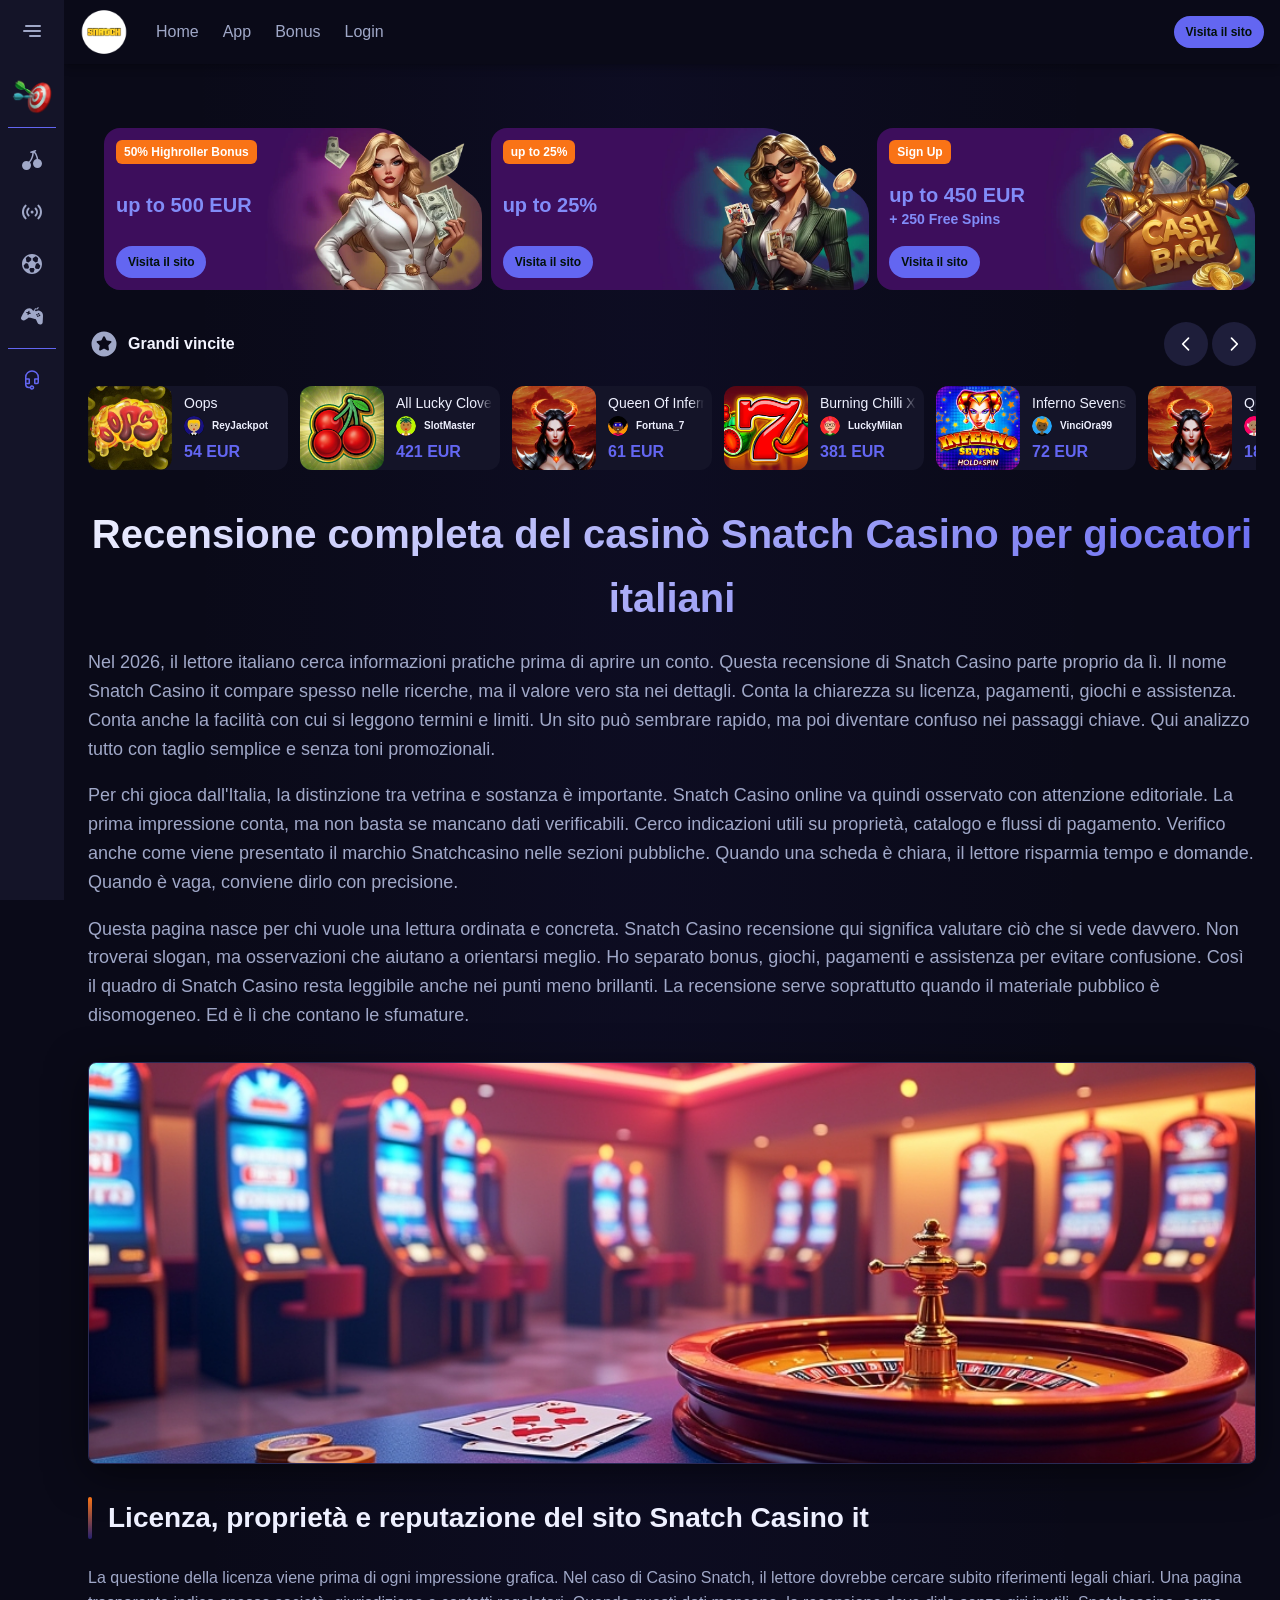
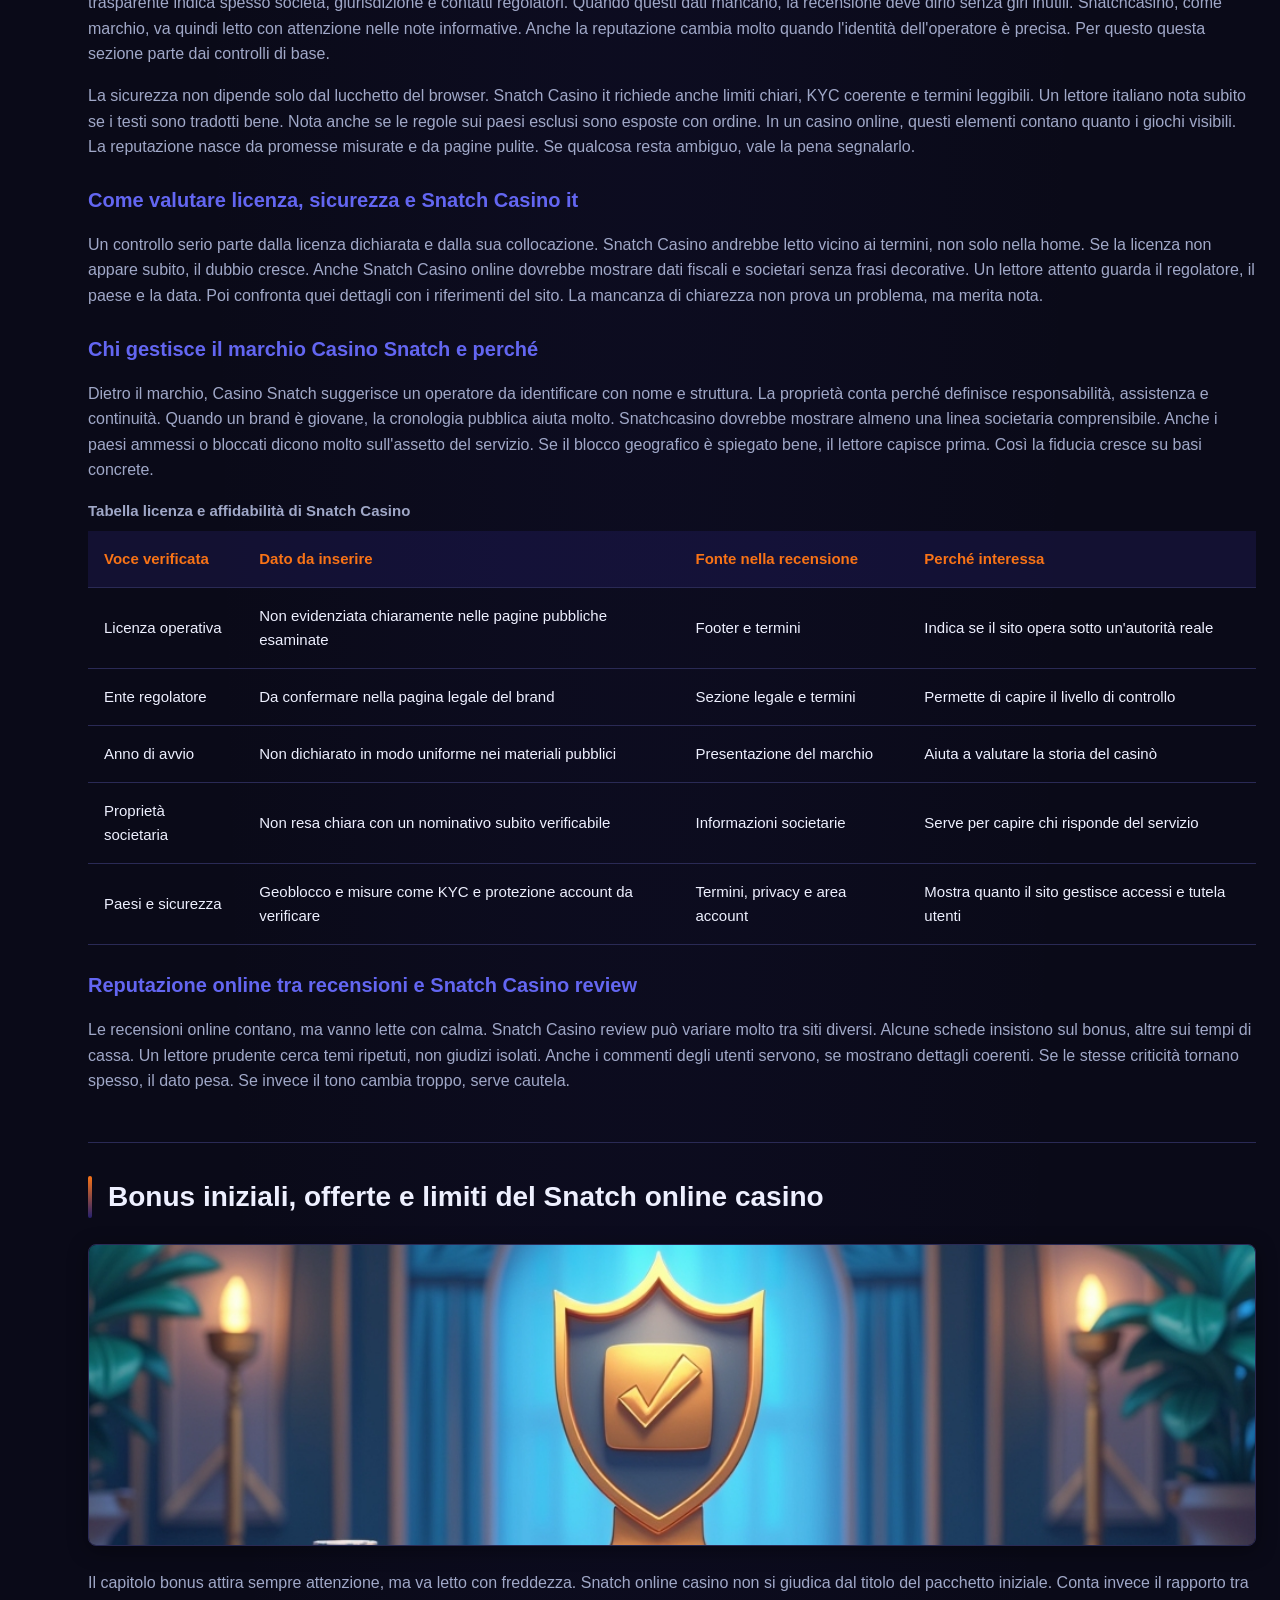
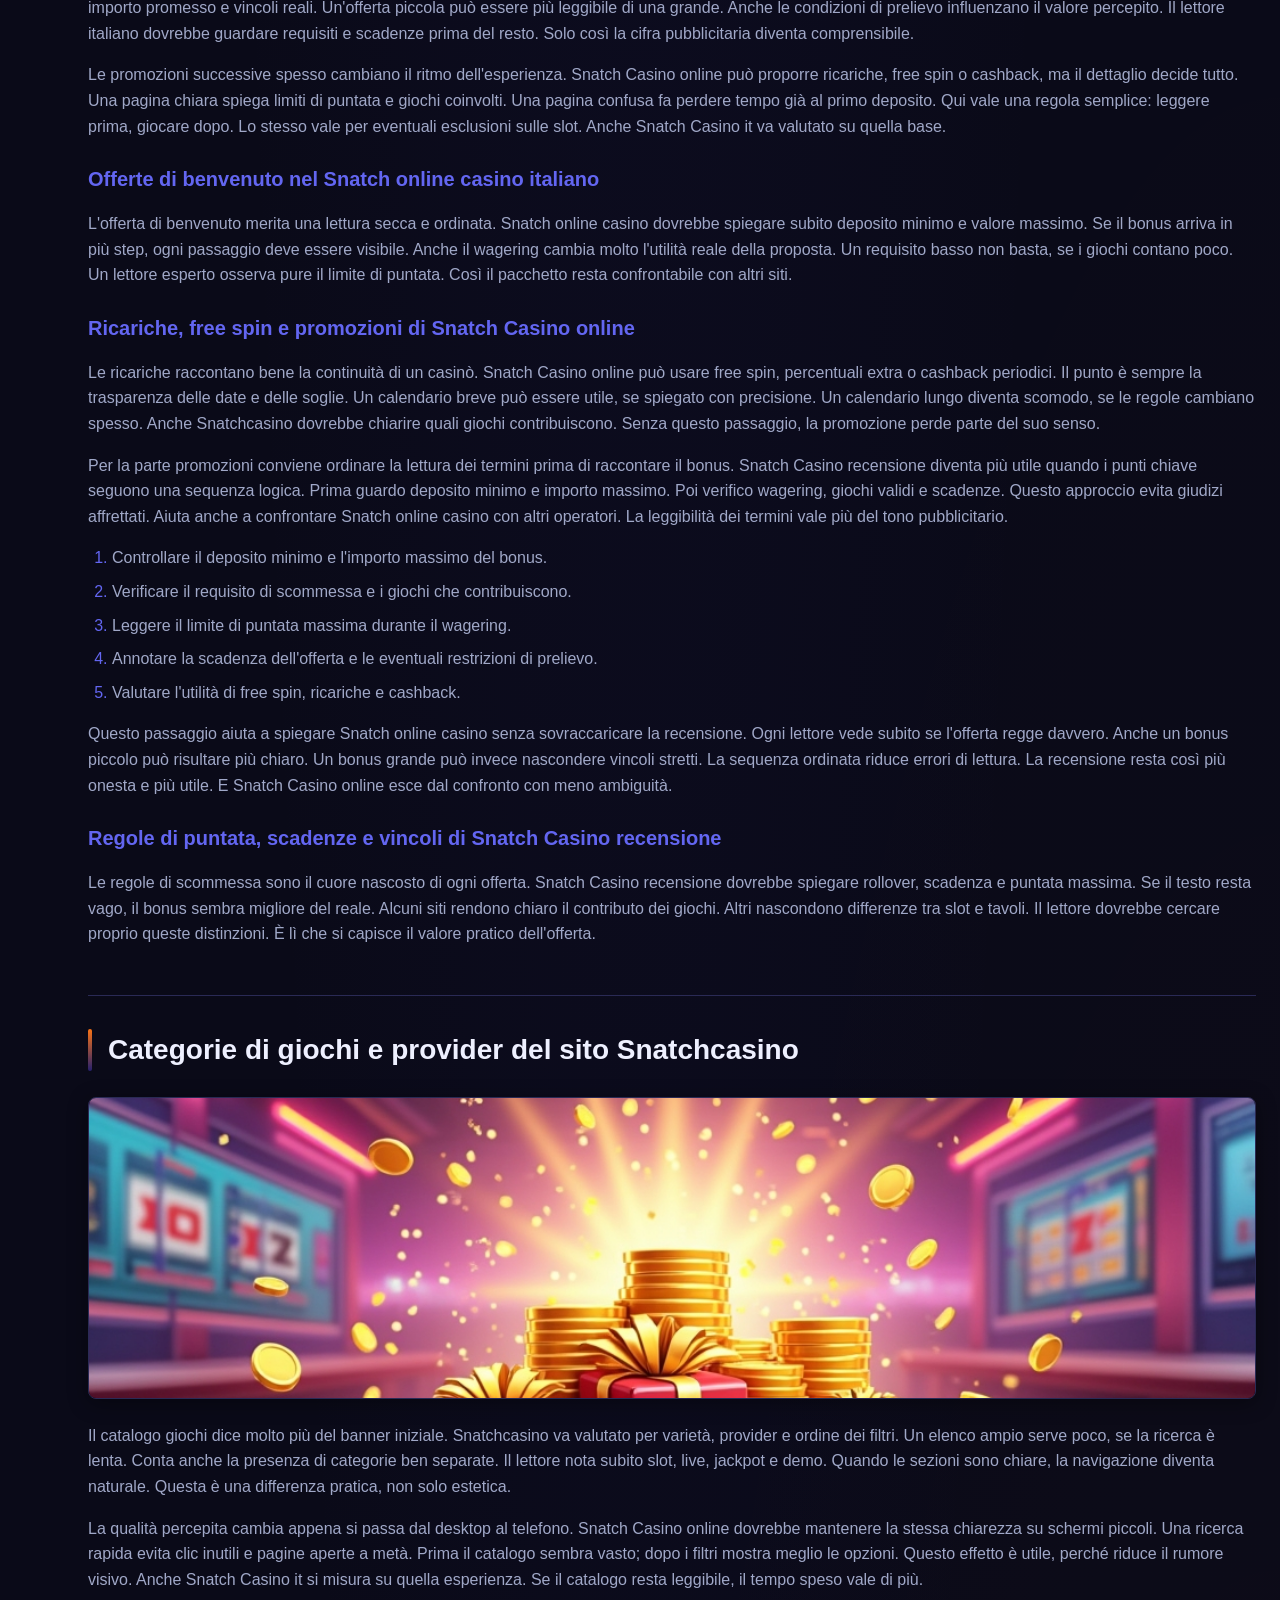
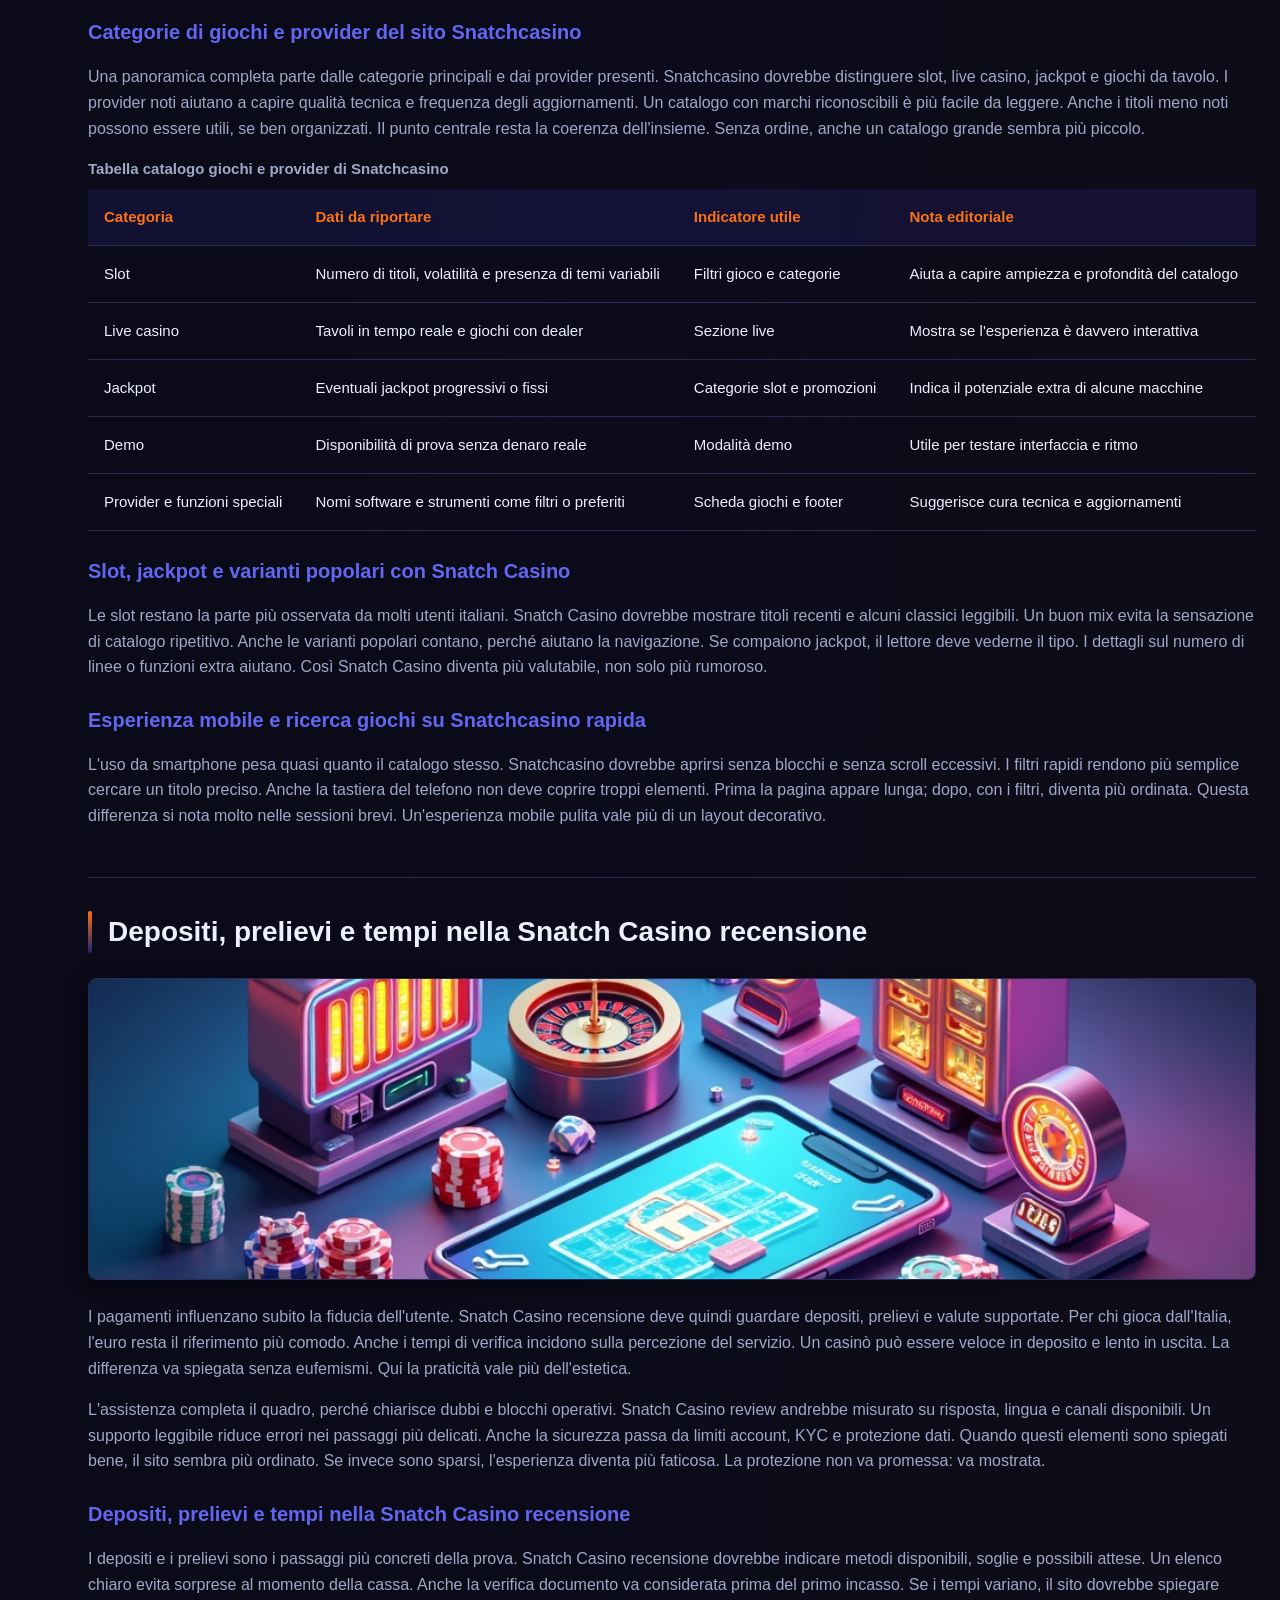
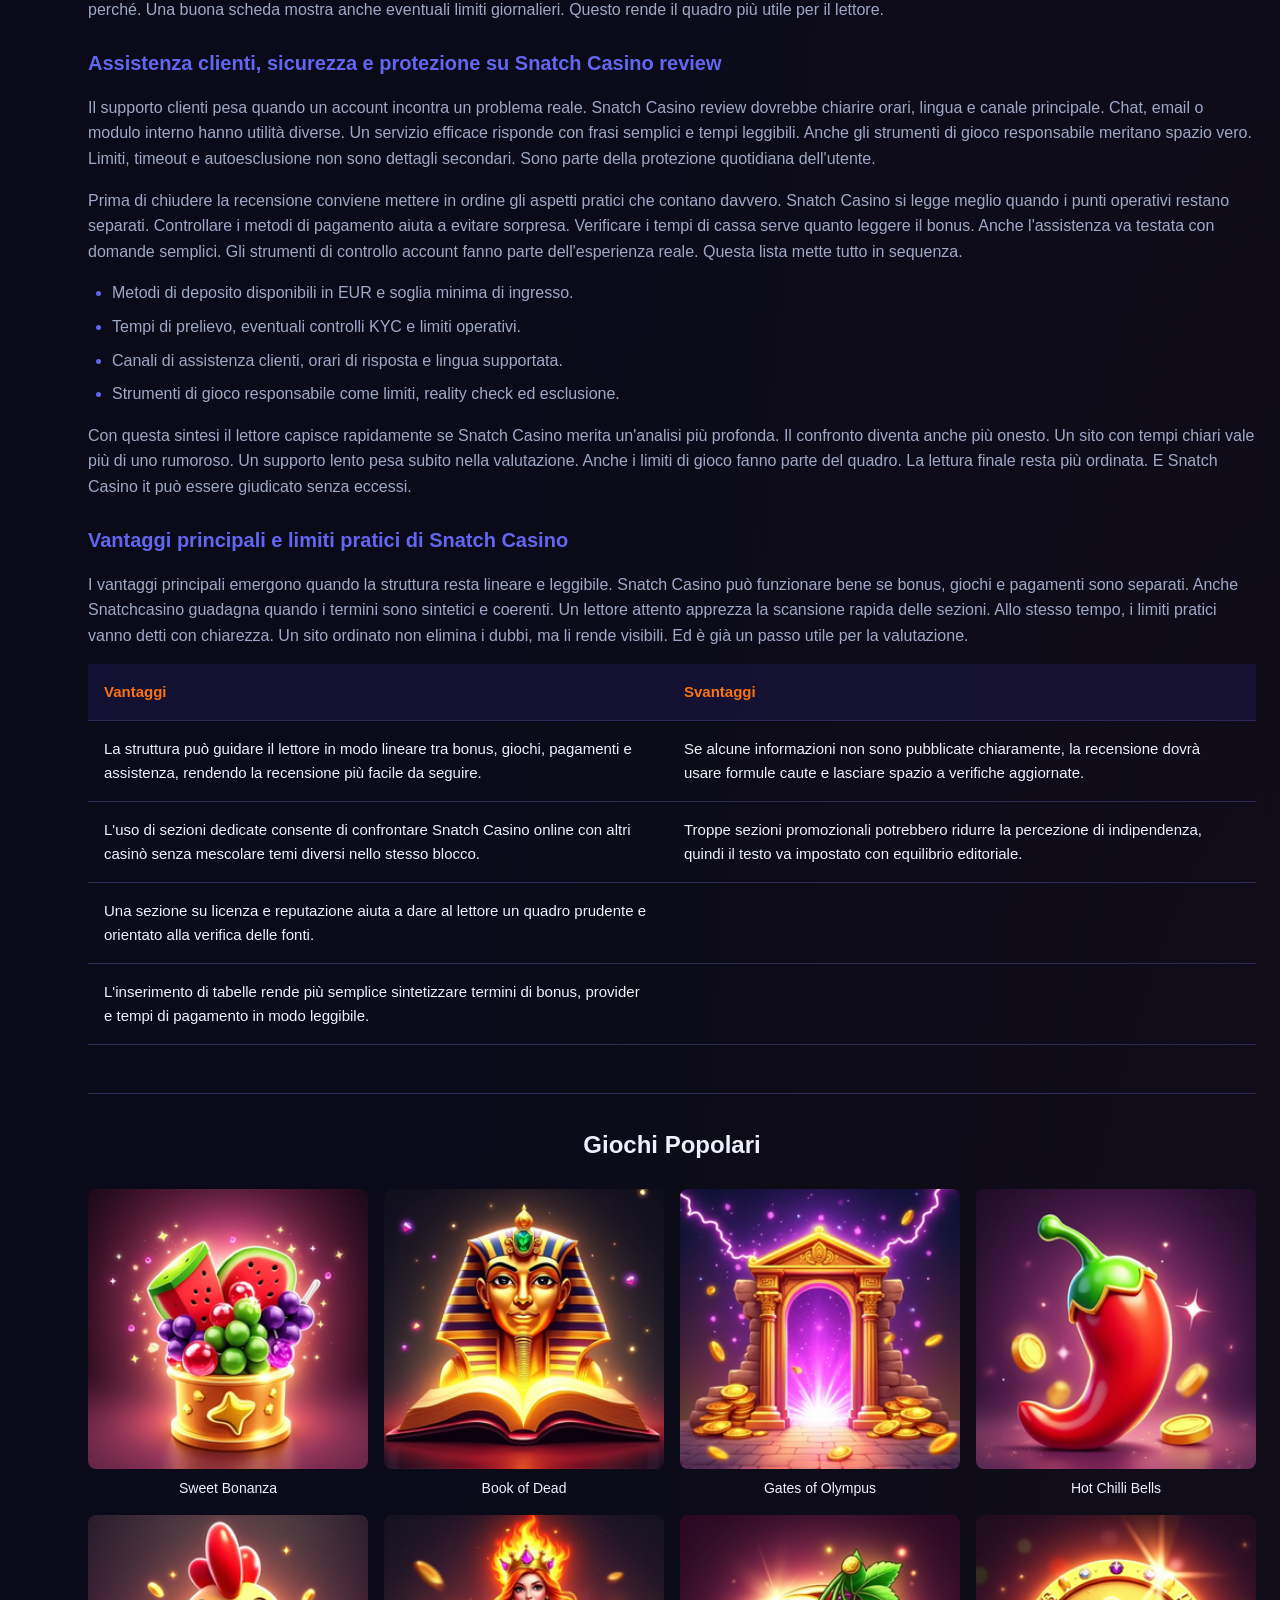
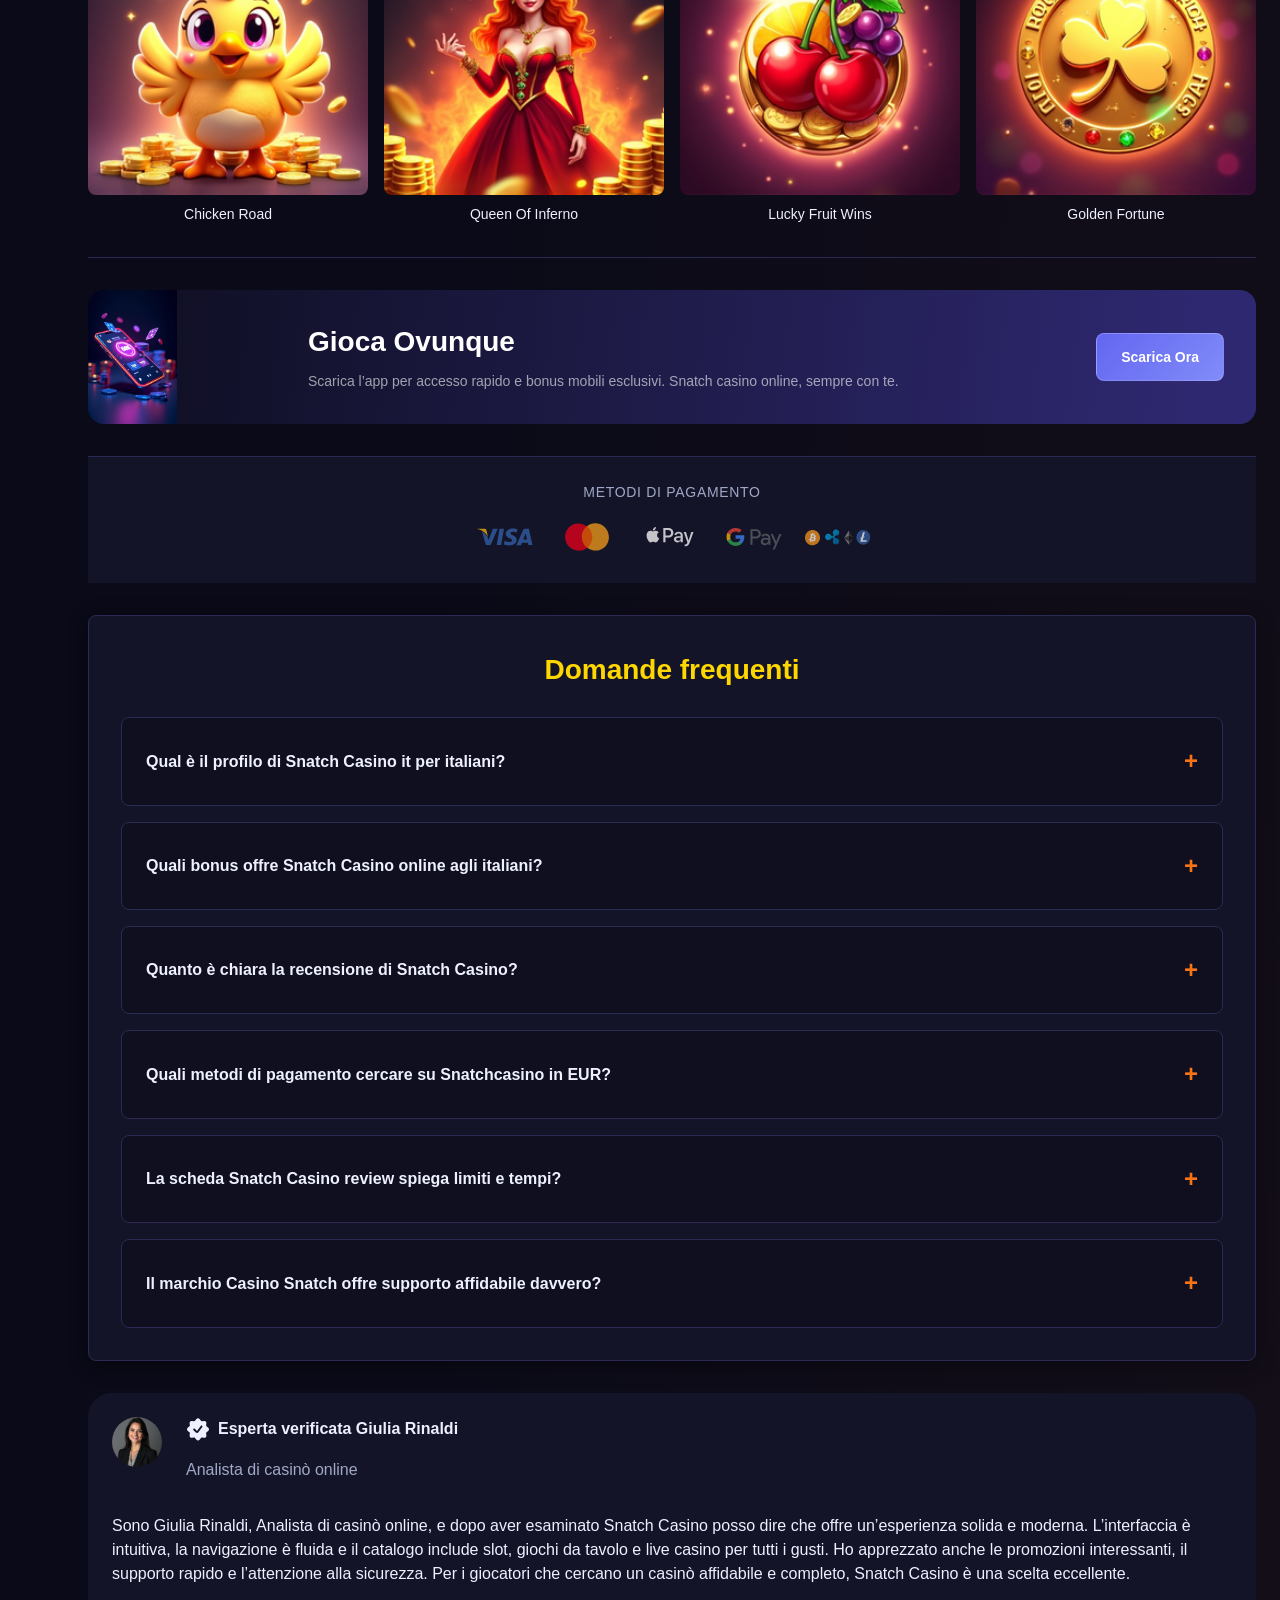
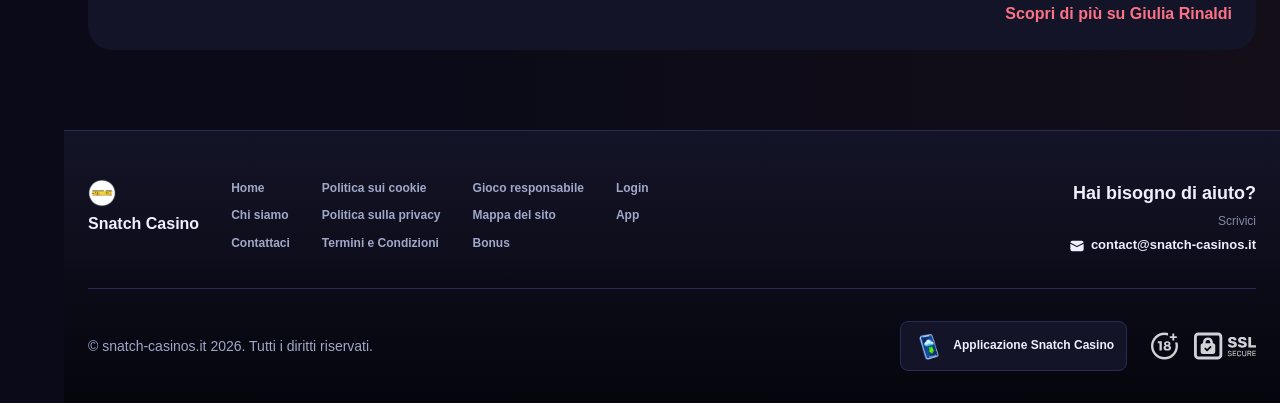
<file: index.html>
<!DOCTYPE html>
<html lang="it">
<head>
    <meta charset="UTF-8">
    <meta name="viewport" content="width=device-width, initial-scale=1.0">
    <meta http-equiv="X-UA-Compatible" content="IE=edge">
    <meta name="robots" content="index, follow">
    <meta name="revisit-after" content="7 days">
    <title>Snatch Casino - Sito Ufficiale e Gioco Online Sicuro</title>
    <meta name="title" content="Snatch Casino - Sito Ufficiale e Gioco Online Sicuro">
    <meta name="description" content="Snatch casino 🎰: leggi una recensione chiara sui bonus e, nel Snatch casino online, scegli subito con più sicurezza in Italia oggi subito ora. تماما">
    <meta name="keywords" content="Snatch casino review, Snatch online casino, Snatch casino online, Casino snatch, Snatch casino recensione, Snatchcasino, Snatch casino, Snatch casino it">

    <link rel="canonical" href="https://emovete.it/">

    <link rel="icon" type="image/png" sizes="32x32" href="/favicon-32x32.png">

    <meta property="og:title" content="Snatch Casino - Sito Ufficiale e Gioco Online Sicuro">
    <meta property="og:description" content="Snatch casino 🎰: leggi una recensione chiara sui bonus e, nel Snatch casino online, scegli subito con più sicurezza in Italia oggi subito ora. تماما">
    <meta property="og:type" content="website">
    <meta property="og:url" content="https://emovete.it/">
    <meta property="og:site_name" content="Snatch Casino">
    <meta property="og:locale" content="it">
    <meta property="og:image" content="https://emovete.it/images/logo.png">

    <meta name="twitter:card" content="summary">
    <meta name="twitter:title" content="Snatch Casino - Sito Ufficiale e Gioco Online Sicuro">
    <meta name="twitter:description" content="Snatch casino 🎰: leggi una recensione chiara sui bonus e, nel Snatch casino online, scegli subito con più sicurezza in Italia oggi subito ora. تماما">
    <meta name="twitter:url" content="https://emovete.it/">
    <meta name="twitter:image" content="https://emovete.it/images/logo.png">

    <link rel="stylesheet" href="/css/style.css">

    <link rel="stylesheet" href="/css/layout.css">

<meta name="googlebot" content="noarchive">
<link rel="alternate" hreflang="it-IT" href="https://snatch-casinos.it/it-IT/">
<link rel="alternate" hreflang="it" href="https://emovete.it/">
<link rel="alternate" hreflang="x-default" href="https://emovete.it/">
</head>
<body>
    <div class="nav-sidebar-47a0887c isFull" id="navSidebar">
        <div class="nav-sidebar-content-47a0887c">
            <div class="nav-sidebar-wrapped-47a0887c">
                <div class="nav-sidebar-header-47a0887c">
                    <button class="nav-sidebar-header-toggle-47a0887c" aria-label="Toggle menu">
                        <span class="nav-sidebar-header-wrap-47a0887c">
                            <svg class="m-icon-47a0887c">
                                <use xlink:href="/assets/icons/sidebar/sprites.svg#hamburger-r"/>
                            </svg>
                        </span>
                    </button>
                </div>
                <div class="nav-sidebar-wrapped-content-47a0887c hideScrollbar-47a0887c">
                    <div class="divider-bottom-47a0887c">
                        <div class="nav-card nav-sidebar-card--wrapped-47a0887c">


                            <a href="/go" class="nav-card__button-47a0887c"
                               title="Missioni" rel="noindex nofollow">
                                <img src="/assets/icons/sidebar/missions.webp"
                                     alt="Missioni Snatch casino review"
                                     title="Missioni Snatch casino review"
                                     class="nav-card__img-47a0887c">
                            </a>
                        </div>
                    </div>

                        <div class="nav-sidebar-wrapped-item-47a0887c">
                            <a href="/go" title="Tutti i giochi"
                               class="nav-sidebar-icon-47a0887c" rel="noindex nofollow">
                                <svg class="m-icon-47a0887c">
                                    <use xlink:href="/assets/icons/sidebar/sprites.svg#all-games"/>
                                </svg>
                            </a>
                        </div>
                        <div class="nav-sidebar-wrapped-item-47a0887c">
                            <a href="/go" title="Live"
                               class="nav-sidebar-icon-47a0887c" rel="noindex nofollow">
                                <svg class="m-icon-47a0887c">
                                    <use xlink:href="/assets/icons/sidebar/sprites.svg#live"/>
                                </svg>
                            </a>
                        </div>
                        <div class="nav-sidebar-wrapped-item-47a0887c">
                            <a href="/go" title="Sport"
                               class="nav-sidebar-icon-47a0887c" rel="noindex nofollow">
                                <svg class="m-icon-47a0887c">
                                    <use xlink:href="/assets/icons/sidebar/sprites.svg#sport-soccer"/>
                                </svg>
                            </a>
                        </div>
                        <div class="nav-sidebar-wrapped-item-47a0887c">
                            <a href="/go" title="Esports"
                               class="nav-sidebar-icon-47a0887c" rel="noindex nofollow">
                                <svg class="m-icon-47a0887c">
                                    <use xlink:href="/assets/icons/sidebar/sprites.svg#target-gamepad"/>
                                </svg>
                            </a>
                        </div>

                    <div class="divider-top-47a0887c">
                        <a href="/go" title="Supporto"
                           class="nav-sidebar-support-wrapped-47a0887c nav-sidebar-icon-47a0887c" rel="noindex nofollow">
                            <svg class="m-icon-47a0887c">
                                <use xlink:href="/assets/icons/sidebar/sprites.svg#support"/>
                            </svg>
                        </a>
                    </div>
                </div>
            </div>
        </div>
    </div>

    <div class="nav-sidebar-expanded-47a0887c" id="navSidebarExpanded">
        <div class="nav-sidebar-header-47a0887c">
            <button class="nav-sidebar-header-toggle-47a0887c" aria-label="Close menu">
                <span class="nav-sidebar-header-wrap-47a0887c">
                    <svg class="m-icon-47a0887c">
                        <use xlink:href="/assets/icons/sidebar/sprites.svg#cross"/>
                    </svg>
                </span>
            </button>
                <a href="/" class="nav-logo-47a0887c nav-sidebar-header-logo-47a0887c" title="Snatch Casino">
                    <img src="/images/logo.png" alt="Snatch Casino" title="Snatch Casino">
                </a>
        </div>
        <div class="nav-sidebar-expanded-content-47a0887c">
            <div class="nav-sidebar-expanded-scrollY-47a0887c hideScrollbar-47a0887c nav-sidebar-expanded--gap-47a0887c">
                <div class="nav-sidebar-expanded-cards-47a0887c">


                        <div class="nav-card nav-sidebar-card-47a0887c">
                            <a href="/go" class="nav-card__button-47a0887c"
                               title="Bonus" rel="noindex nofollow">
                                <img src="/assets/icons/sidebar/bonus.webp" alt="Bonus Snatch online casino"
                                     title="Bonus Snatch online casino" class="nav-card__img-47a0887c">
                                <span class="nav-card__title-47a0887c">Bonus</span>
                            </a>
                        </div>


                        <div class="nav-card nav-sidebar-card-47a0887c">
                            <a href="/go" class="nav-card__button-47a0887c"
                               title="Missioni" rel="noindex nofollow">
                                <img src="/assets/icons/sidebar/missions.webp" alt="Missioni Snatch casino review"
                                     title="Missioni Snatch casino review" class="nav-card__img-47a0887c">
                                <span class="nav-card__title-47a0887c">Missioni</span>
                            </a>
                        </div>

                    <div class="nav-sidebar-cards-grid-47a0887c">


                            <div class="nav-card nav-sidebar-card-47a0887c">
                                <a href="/go" class="nav-card__button-47a0887c"
                                   title="Ruota" rel="noindex nofollow">
                                    <img src="/assets/icons/sidebar/wheel.gif" alt="Ruota Snatch casino"
                                         title="Ruota Snatch casino" class="nav-card__img-47a0887c">
                                    <span class="nav-card__title-47a0887c">Ruota</span>
                                </a>
                            </div>


                            <div class="nav-card nav-sidebar-card-47a0887c">
                                <a href="/go" class="nav-card__button-47a0887c"
                                   title="Fedeltà" rel="noindex nofollow">
                                    <img src="/assets/icons/sidebar/loyalty.webp" alt="Fedeltà Snatch online casino"
                                         title="Fedeltà Snatch online casino" class="nav-card__img-47a0887c">
                                    <span class="nav-card__title-47a0887c">Fedeltà</span>
                                </a>
                            </div>


                            <div class="nav-card nav-sidebar-card-47a0887c">
                                <a href="/go" class="nav-card__button-47a0887c"
                                   title="Cashback" rel="noindex nofollow">
                                    <img src="/assets/icons/sidebar/cashback.webp" alt="Cashback Snatch casino it"
                                         title="Cashback Snatch casino it" class="nav-card__img-47a0887c">
                                    <span class="nav-card__title-47a0887c">Cashback</span>
                                </a>
                            </div>


                            <div class="nav-card nav-sidebar-card-47a0887c">
                                <a href="/go" class="nav-card__button-47a0887c"
                                   title="Club VIP" rel="noindex nofollow">
                                    <img src="/assets/icons/sidebar/vipclub.webp" alt="Club VIP Snatch casino review"
                                         title="Club VIP Snatch casino review" class="nav-card__img-47a0887c">
                                    <span class="nav-card__title-47a0887c">Club VIP</span>
                                </a>
                            </div>


                            <div class="nav-card nav-sidebar-card-47a0887c">
                                <a href="/go" class="nav-card__button-47a0887c"
                                   title="Promozioni" rel="noindex nofollow">
                                    <img src="/assets/icons/sidebar/promotions.webp" alt="Promozioni Snatch casino recensione"
                                         title="Promozioni Snatch casino recensione" class="nav-card__img-47a0887c">
                                    <span class="nav-card__title-47a0887c">Promozioni</span>
                                </a>
                            </div>
                    </div>
                </div>

                <ul class="nav-sidebar-items-47a0887c nav-sidebar-expanded-items-47a0887c">
                        <li class="nav-sidebar-items-item">
                            <a href="/go" class="nav-sidebar-items-dropdown"
                               title="Tutti i giochi" rel="noindex nofollow">
                                <div class="nav-sidebar-items-title-47a0887c nav-sidebar-items-title--light-47a0887c">
                                    <div class="m-icon-container-47a0887c nav-sidebar-item-icon-47a0887c">
                                        <svg class="m-icon-47a0887c">
                                            <use xlink:href="/assets/icons/sidebar/sprites.svg#all-games"/>
                                        </svg>
                                    </div>
                                    <span>Tutti i giochi</span>
                                </div>
                            </a>
                        </li>
                        <li class="nav-sidebar-items-item">
                            <a href="/go" class="nav-sidebar-items-dropdown"
                               title="Live" rel="noindex nofollow">
                                <div class="nav-sidebar-items-title-47a0887c nav-sidebar-items-title--light-47a0887c">
                                    <div class="m-icon-container-47a0887c nav-sidebar-item-icon-47a0887c">
                                        <svg class="m-icon-47a0887c">
                                            <use xlink:href="/assets/icons/sidebar/sprites.svg#live"/>
                                        </svg>
                                    </div>
                                    <span>Live</span>
                                </div>
                            </a>
                        </li>
                        <li class="nav-sidebar-items-item">
                            <a href="/go" class="nav-sidebar-items-dropdown"
                               title="Sport" rel="noindex nofollow">
                                <div class="nav-sidebar-items-title-47a0887c nav-sidebar-items-title--light-47a0887c">
                                    <div class="m-icon-container-47a0887c nav-sidebar-item-icon-47a0887c">
                                        <svg class="m-icon-47a0887c">
                                            <use xlink:href="/assets/icons/sidebar/sprites.svg#sport-soccer"/>
                                        </svg>
                                    </div>
                                    <span>Sport</span>
                                </div>
                            </a>
                        </li>
                        <li class="nav-sidebar-items-item">
                            <a href="/go" class="nav-sidebar-items-dropdown"
                               title="Esports" rel="noindex nofollow">
                                <div class="nav-sidebar-items-title-47a0887c nav-sidebar-items-title--light-47a0887c">
                                    <div class="m-icon-container-47a0887c nav-sidebar-item-icon-47a0887c">
                                        <svg class="m-icon-47a0887c">
                                            <use xlink:href="/assets/icons/sidebar/sprites.svg#target-gamepad"/>
                                        </svg>
                                    </div>
                                    <span>Esports</span>
                                </div>
                            </a>
                        </li>
                </ul>

                <ul class="nav-sidebar-items-47a0887c nav-sidebar-expanded-items-47a0887c flex-1-47a0887c"></ul>

                <div class="nav-sidebar-expanded-support-47a0887c">
                    <div class="nav-sidebar-expanded-support-help-47a0887c">
                        <a href="/go" title="Supporto"
                           class="m-button-47a0887c m-button--success-47a0887c m-button--m-47a0887c nav-sidebar-support-47a0887c"
                           rel="noindex nofollow">
                            <div class="m-button-content-47a0887c">
                                <svg class="m-icon-47a0887c">
                                    <use xlink:href="/assets/icons/sidebar/sprites.svg#support"/>
                                </svg>
                                Supporto
                            </div>
                        </a>
                    </div>
                </div>

                <div class="nav-sidebar-expanded-app-links-47a0887c">
                    <a href="/go" class="footer-app-button-47a0887c"
                       title="Applicazione Snatch Casino" rel="noindex nofollow">
                        <img class="footer-app-button-image-47a0887c"
                             alt="Applicazione Snatch Casino"
                             title="Applicazione Snatch Casino"
                             src="/assets/icons/mobile/app-button-icon.webp">
                        <div class="footer-app-button-text-47a0887c">
                            <p class="m-text-47a0887c m-fs12-47a0887c m-fw700-47a0887c m-lh160-47a0887c footer-app-button-title-47a0887c">Applicazione Snatch Casino</p>
                            <p class="m-text-47a0887c m-fs10-47a0887c m-fw500-47a0887c m-lh160-47a0887c footer-app-button-description-47a0887c"
                               style="color: #ffffff;">Installa la nostra app</p>
                        </div>
                    </a>
                </div>
            </div>
        </div>
    </div>

    <div class="bottom-overlays-47a0887c">
        <div class="bottom-action-buttons-47a0887c bottom-overlays__action-buttons-47a0887c">
            <div class="bottom-communication-button-47a0887c">
                <button class="m-button-47a0887c m-gradient-border m-button--secondary-47a0887c m-button--m-47a0887c scroll-top-btn-47a0887c"
                        aria-label="Scroll to top" title="Scroll to top">
                    <div class="m-icon-container-47a0887c">
                        <span class="scroll-top-arrow-47a0887c">&uarr;</span>
                    </div>
                </button>
            </div>
        </div>

        <nav class="mobile-nav-47a0887c" aria-label="Mobile navigation">
            <div class="mobile-nav-wrap-47a0887c">
                <a href="/go" title="Tutti i giochi"
                   rel="noindex nofollow" target="_blank">
                    <div class="mobile-nav-item-47a0887c">
                        <div class="mobile-nav-item__icon-wrap-47a0887c">
                            <svg class="m-icon-47a0887c m-icon-loadable mobile-nav-item__icon-47a0887c">
                                <use xlink:href="/assets/icons/sidebar/sprites.svg#all-games"/>
                            </svg>
                        </div>
                        <p class="m-text-47a0887c m-fs10-47a0887c m-fw600-47a0887c m-lh160-47a0887c m-text-center-47a0887c mobile-nav-item__text-47a0887c">Tutti i giochi</p>
                    </div>
                </a>

                <a href="/go" title="Sport"
                   rel="noindex nofollow" target="_blank">
                    <div class="mobile-nav-item-47a0887c">
                        <div class="mobile-nav-item__icon-wrap-47a0887c">
                            <svg class="m-icon-47a0887c m-icon-loadable mobile-nav-item__icon-47a0887c">
                                <use xlink:href="/assets/icons/sidebar/sprites.svg#sport-soccer"/>
                            </svg>
                        </div>
                        <p class="m-text-47a0887c m-fs10-47a0887c m-fw600-47a0887c m-lh160-47a0887c m-text-center-47a0887c mobile-nav-item__text-47a0887c">Sport</p>
                    </div>
                </a>

                <div class="mobile-nav-item-47a0887c">
                    <a href="/go"
                       class="m-button-47a0887c m-gradient-border m-button--primary-47a0887c m-button--m-47a0887c mobile-nav-item__icon-wrap-47a0887c"
                       title="Visita il sito"
                       rel="noindex nofollow" target="_blank">
                        <div class="m-button-content-47a0887c">
                            <svg class="m-icon-47a0887c m-icon-loadable mobile-nav-item__icon-47a0887c">
                                <use xlink:href="/assets/icons/sidebar/sprites.svg#person"/>
                            </svg>
                        </div>
                    </a>
                    <p class="m-text-47a0887c m-fs10-47a0887c m-fw600-47a0887c m-lh160-47a0887c m-text-center-47a0887c mobile-nav-item__text-47a0887c">Visita il sito</p>
                </div>

                <a href="/go" title="Bonus"
                   rel="noindex nofollow" target="_blank">
                    <div class="mobile-nav-item-47a0887c">
                        <div class="mobile-nav-item__icon-wrap-47a0887c">
                            <svg class="m-icon-47a0887c m-icon-loadable mobile-nav-item__icon-47a0887c">
                                <use xlink:href="/assets/icons/sidebar/sprites.svg#gift"/>
                            </svg>
                        </div>
                        <p class="m-text-47a0887c m-fs10-47a0887c m-fw600-47a0887c m-lh160-47a0887c m-text-center-47a0887c mobile-nav-item__text-47a0887c">Bonus</p>
                    </div>
                </a>

                <a href="/go" title="Missioni"
                   rel="noindex nofollow" target="_blank">
                    <div class="mobile-nav-item-47a0887c">
                        <div class="mobile-nav-item__icon-wrap-47a0887c">
                            <svg class="m-icon-47a0887c m-icon-loadable mobile-nav-item__icon-47a0887c">
                                <use xlink:href="/assets/icons/sidebar/sprites.svg#activities"/>
                            </svg>
                        </div>
                        <p class="m-text-47a0887c m-fs10-47a0887c m-fw600-47a0887c m-lh160-47a0887c m-text-center-47a0887c mobile-nav-item__text-47a0887c">Missioni</p>
                    </div>
                </a>
            </div>
        </nav>
    </div>


    <div class="site-wrapper-47a0887c with-sidebar-47a0887c">
<nav class="main-nav-47a0887c">
    <div class="main-nav-content-47a0887c">
        <div class="main-nav-content-left-47a0887c">
            <button class="main-nav-content-toggle-47a0887c nav-sidebar-header-toggle-47a0887c" aria-label="Toggle menu" aria-expanded="false">
                <svg class="m-icon-47a0887c m-icon-loadable">
                    <use xlink:href="/assets/icons/sidebar/sprites.svg#hamburger"/>
                </svg>
            </button>

            <a href="/" class="nav-logo-47a0887c main-nav-logo-47a0887c" title="Snatch Casino">
                <img src="/images/logo.png" alt="Snatch Casino" title="Snatch Casino">
            </a>
        </div>

        <div class="main-nav-content-center-47a0887c">
            <a href="/" class="nav-link-47a0887c" title="Home">Home</a>
            <a href="/app/" class="nav-link-47a0887c" title="App">App</a>
            <a href="/bonus/" class="nav-link-47a0887c" title="Bonus">Bonus</a>
            <a href="/login/" class="nav-link-47a0887c" title="Login">Login</a>
        </div>

        <div class="main-nav-content-auth-47a0887c">
            <a class="m-button-47a0887c m-gradient-border m-button--primary-47a0887c m-button--s-47a0887c"
               href="/go" title="Visita il sito"
               rel="noindex nofollow" target="_blank">
                <div class="m-button-content-47a0887c">Visita il sito</div>
            </a>
        </div>
    </div>
</nav>
        <main class="main-content-47a0887c">
<article class="page-content-47a0887c">
    <div class="container-47a0887c">


<section class="lobby-banners-47a0887c">
    <div class="lobby-slider-47a0887c" style="--max-slide-width:auto;--bp-xxxl-plus:33.3333%;--slides-xxxl-plus:3;--bp-xxxl:33.3333%;--slides-xxxl:3;--bp-xxl:33.3333%;--slides-xxl:3;--bp-xl-2:33.3333%;--slides-xl-2:3;--bp-xl:100%;--slides-xl:1;--bp-l:100%;--slides-l:1;--bp-m:100%;--slides-m:1;--bp-s:100%;--slides-s:1;--bp-xs:100%;--slides-xs:1;--bp-xxs:100%;--slides-xxs:1;">
        <div class="lobby-slider__scroll-wrap-47a0887c">
            <div class="lobby-slider__scroll-box-47a0887c">
                <div class="lobby-slider__slide-47a0887c">
                    <div class="lobby-slider__slide-content-47a0887c">
                        <div class="lobby-banners__banner">
                            <div class="lobby-banner-47a0887c">
                                <div class="lobby-banner-picture-47a0887c lobby-banner__image-47a0887c">
                                    <picture class="banner-picture-47a0887c">
                                        <img src="/assets/banners/play-jonny-casino.webp" alt="50% Highroller Bonus Snatch online casino" title="50% Highroller Bonus Snatch online casino" fetchpriority="high" loading="eager" decoding="async">
                                    </picture>
                                </div>
                                <div class="lobby-banner__content-47a0887c">
                                    <div class="lobby-badge-47a0887c lobby-badge--secondary-47a0887c lobby-badge--m-47a0887c">
                                        <div class="lobby-badge-content-47a0887c">
                                            <div class="lobby-badge-text-47a0887c">50% Highroller Bonus</div>
                                        </div>
                                    </div>
                                    <div class="lobby-banner__text-47a0887c">
                                        <p class="lobby-banner-text-47a0887c lobby-banner-text--header-47a0887c" style="color:var(--color-at400);">
                                            up to 500 EUR
                                        </p>
                                    </div>
                                    <a href="/go" rel="noindex nofollow" target="_blank" class="lobby-btn-47a0887c lobby-btn--primary-47a0887c lobby-btn--s-47a0887c" title="50% Highroller Bonus Visita il sito">
                                        <div class="lobby-btn-content-47a0887c">Visita il sito</div>
                                    </a>
                                </div>
                            </div>
                        </div>
                    </div>
                </div>
                <div class="lobby-slider__slide-47a0887c">
                    <div class="lobby-slider__slide-content-47a0887c">
                        <div class="lobby-banners__banner">
                            <div class="lobby-banner-47a0887c">
                                <div class="lobby-banner-picture-47a0887c lobby-banner__image-47a0887c">
                                    <picture class="banner-picture-47a0887c">
                                        <img src="/assets/banners/play-jonny.webp" alt="up to 25% Casino snatch" title="up to 25% Casino snatch" loading="lazy" fetchpriority="low" decoding="async">
                                    </picture>
                                </div>
                                <div class="lobby-banner__content-47a0887c">
                                    <div class="lobby-badge-47a0887c lobby-badge--secondary-47a0887c lobby-badge--m-47a0887c">
                                        <div class="lobby-badge-content-47a0887c">
                                            <div class="lobby-badge-text-47a0887c">up to 25%</div>
                                        </div>
                                    </div>
                                    <div class="lobby-banner__text-47a0887c">
                                        <p class="lobby-banner-text-47a0887c lobby-banner-text--header-47a0887c" style="color:var(--color-at400);">
                                            up to 25%
                                        </p>
                                    </div>
                                    <a href="/go" rel="noindex nofollow" target="_blank" class="lobby-btn-47a0887c lobby-btn--primary-47a0887c lobby-btn--s-47a0887c" title="up to 25% Visita il sito">
                                        <div class="lobby-btn-content-47a0887c">Visita il sito</div>
                                    </a>
                                </div>
                            </div>
                        </div>
                    </div>
                </div>
                <div class="lobby-slider__slide-47a0887c">
                    <div class="lobby-slider__slide-content-47a0887c">
                        <div class="lobby-banners__banner">
                            <div class="lobby-banner-47a0887c">
                                <div class="lobby-banner-picture-47a0887c lobby-banner__image-47a0887c">
                                    <picture class="banner-picture-47a0887c">
                                        <img src="/assets/banners/playjonny.webp" alt="Sign Up Snatch casino it" title="Sign Up Snatch casino it" loading="lazy" fetchpriority="low" decoding="async">
                                    </picture>
                                </div>
                                <div class="lobby-banner__content-47a0887c">
                                    <div class="lobby-badge-47a0887c lobby-badge--secondary-47a0887c lobby-badge--m-47a0887c">
                                        <div class="lobby-badge-content-47a0887c">
                                            <div class="lobby-badge-text-47a0887c">Sign Up</div>
                                        </div>
                                    </div>
                                    <div class="lobby-banner__text-47a0887c">
                                        <p class="lobby-banner-text-47a0887c lobby-banner-text--header-47a0887c" style="color:var(--color-at400);">
                                            up to 450 EUR
                                        </p>
                                        <p class="lobby-banner-text-47a0887c lobby-banner-text--body-47a0887c" style="color:var(--color-at400);">
                                            + 250 Free Spins
                                        </p>
                                    </div>
                                    <a href="/go" rel="noindex nofollow" target="_blank" class="lobby-btn-47a0887c lobby-btn--primary-47a0887c lobby-btn--s-47a0887c" title="Sign Up Visita il sito">
                                        <div class="lobby-btn-content-47a0887c">Visita il sito</div>
                                    </a>
                                </div>
                            </div>
                        </div>
                    </div>
                </div>
            </div>
        </div>
    </div>
</section>

<section class="recent-big-wins-section-47a0887c">
    <div class="recent-big-wins-slider-47a0887c"
         data-asset-pools='{"avatar_files": ["40x40.0.webp", "40x40.1.webp", "40x40.2.webp", "40x40.3.webp", "40x40.4.webp", "40x40.5.webp", "40x40.6.webp", "40x40.7.webp", "40x40.8.webp", "40x40.9.webp", "40x40.10.webp", "40x40.11.webp", "40x40.12.webp", "40x40.13.webp", "40x40.14.webp"], "currency": "EUR", "game_icons": ["inout.webp", "penguinking.webp", "penguinking1.webp", "shadylady.oops.webp", "softswiss.1spin4win-LuckyFruitWins100_designed.webp", "softswiss.scatterkings-GoldLuckSizzlingSevens.webp", "softswiss.softswiss-AllLuckyClover100_designed.webp", "softswiss.softswiss-BurningChilliX_designed.webp", "softswiss.softswiss-HotChilliBells_designed.webp", "softswiss.webp", "spinomenal.SlotMachine_ZeusUnchainedHoldHit_designed.webp", "spinomenal.webp"], "game_names": ["Chicken Road", "Super Cash Boost: Hold \u0026 Win", "Break the Piggy Bank", "Oops", "Lucky Fruit Wins 100", "Inferno Sevens", "All Lucky Clovers 100", "Burning Chilli X", "Hot Chilli Bells", "Blast the Bass", "Zeus Unchained - Hold \u0026 Hit", "Queen Of Inferno"], "max_amount": 500, "min_amount": 50, "usernames": ["LuckyAce", "BigWin88", "SlotMaster", "JackpotHero", "Player777", "FortunaMax", "VinciSubito", "ReyJackpot", "Suertudo77", "GanadorES", "CasinoKing", "MisterLucky", "WinIt2024", "SlotBoss", "AceDelLotto", "BonusHunter", "GiocaVince", "LuckyMilan", "RomaWinner", "MegaSpin88", "JackpotLeo", "Fortuna_7", "SpinMasterIT", "TopWinPro", "VinciOra99"]}'
         data-keywords='["Snatch casino", "Snatchcasino", "Snatch casino online", "Snatch online casino", "Snatch casino recensione", "Snatch casino review", "Casino snatch", "Snatch casino it"]'
         data-auto-rotate="true"
         data-interval="3000"
         style="--perRow: 5; --duration: 0.6s; --perRowDefault: 5; --perRowMiddle: 4; --perRowMin: 3;">

        <!-- Header with title and controls -->
        <div class="recent-big-wins-header-47a0887c">
            <div class="recent-big-wins-header__title-47a0887c">
                <svg class="bw-icon-47a0887c">
                    <use xlink:href="/assets/icons/sidebar/sprites.svg#big-wins"/>
                </svg>
                Grandi vincite
            </div>
            <div class="recent-big-wins-header__control-47a0887c">
                <div class="bw-prev-next-arrows-47a0887c">
                    <button class="bw-arrow-btn-47a0887c"
                            aria-label="Slide prev"
                            data-slider-action="prev">
                        <span class="bw-icon-container-47a0887c">
                            <svg class="bw-icon-47a0887c bw-chevron-47a0887c" style="transform: rotate(270deg);">
                                <use xlink:href="/assets/icons/sidebar/sprites.svg#chevron"/>
                            </svg>
                        </span>
                    </button>
                    <button class="bw-arrow-btn-47a0887c"
                            aria-label="Slide next"
                            data-slider-action="next">
                        <span class="bw-icon-container-47a0887c">
                            <svg class="bw-icon-47a0887c bw-chevron-47a0887c" style="transform: rotate(90deg);">
                                <use xlink:href="/assets/icons/sidebar/sprites.svg#chevron"/>
                            </svg>
                        </span>
                    </button>
                </div>
            </div>
        </div>

        <!-- Slider container (populated dynamically by JS) -->
        <div class="recent-big-wins-slider__cards-47a0887c" data-slider-cards>
        </div>
    </div>
</section>

        <header class="page-header-47a0887c">
            <h1>Recensione completa del casinò Snatch Casino per giocatori italiani</h1>
            <div class="intro-47a0887c">
                <p>Nel 2026, il lettore italiano cerca informazioni pratiche prima di aprire un conto. Questa recensione di Snatch Casino parte proprio da lì. Il nome Snatch Casino it compare spesso nelle ricerche, ma il valore vero sta nei dettagli. Conta la chiarezza su licenza, pagamenti, giochi e assistenza. Conta anche la facilità con cui si leggono termini e limiti. Un sito può sembrare rapido, ma poi diventare confuso nei passaggi chiave. Qui analizzo tutto con taglio semplice e senza toni promozionali.</p>
                <p>Per chi gioca dall'Italia, la distinzione tra vetrina e sostanza è importante. Snatch Casino online va quindi osservato con attenzione editoriale. La prima impressione conta, ma non basta se mancano dati verificabili. Cerco indicazioni utili su proprietà, catalogo e flussi di pagamento. Verifico anche come viene presentato il marchio Snatchcasino nelle sezioni pubbliche. Quando una scheda è chiara, il lettore risparmia tempo e domande. Quando è vaga, conviene dirlo con precisione.</p>
                <p>Questa pagina nasce per chi vuole una lettura ordinata e concreta. Snatch Casino recensione qui significa valutare ciò che si vede davvero. Non troverai slogan, ma osservazioni che aiutano a orientarsi meglio. Ho separato bonus, giochi, pagamenti e assistenza per evitare confusione. Così il quadro di Snatch Casino resta leggibile anche nei punti meno brillanti. La recensione serve soprattutto quando il materiale pubblico è disomogeneo. Ed è lì che contano le sfumature.</p>
            </div>
        </header>

        <div class="hero-image-47a0887c">
            <img src="/images/recensione_completa_snatch_casino.png" alt="Snatch casino review" title="Snatch casino review" loading="lazy">
        </div>

        <section class="content-section-47a0887c card-47a0887c">
            <h2>Licenza, proprietà e reputazione del sito Snatch Casino it</h2>


            <p>La questione della licenza viene prima di ogni impressione grafica. Nel caso di Casino Snatch, il lettore dovrebbe cercare subito riferimenti legali chiari. Una pagina trasparente indica spesso società, giurisdizione e contatti regolatori. Quando questi dati mancano, la recensione deve dirlo senza giri inutili. Snatchcasino, come marchio, va quindi letto con attenzione nelle note informative. Anche la reputazione cambia molto quando l'identità dell'operatore è precisa. Per questo questa sezione parte dai controlli di base.</p>
            <p>La sicurezza non dipende solo dal lucchetto del browser. Snatch Casino it richiede anche limiti chiari, KYC coerente e termini leggibili. Un lettore italiano nota subito se i testi sono tradotti bene. Nota anche se le regole sui paesi esclusi sono esposte con ordine. In un casino online, questi elementi contano quanto i giochi visibili. La reputazione nasce da promesse misurate e da pagine pulite. Se qualcosa resta ambiguo, vale la pena segnalarlo.</p>

                
        <h3>Come valutare licenza, sicurezza e Snatch Casino it</h3>
            <p>Un controllo serio parte dalla licenza dichiarata e dalla sua collocazione. Snatch Casino andrebbe letto vicino ai termini, non solo nella home. Se la licenza non appare subito, il dubbio cresce. Anche Snatch Casino online dovrebbe mostrare dati fiscali e societari senza frasi decorative. Un lettore attento guarda il regolatore, il paese e la data. Poi confronta quei dettagli con i riferimenti del sito. La mancanza di chiarezza non prova un problema, ma merita nota.</p>



                
        <h3>Chi gestisce il marchio Casino Snatch e perché</h3>
            <p>Dietro il marchio, Casino Snatch suggerisce un operatore da identificare con nome e struttura. La proprietà conta perché definisce responsabilità, assistenza e continuità. Quando un brand è giovane, la cronologia pubblica aiuta molto. Snatchcasino dovrebbe mostrare almeno una linea societaria comprensibile. Anche i paesi ammessi o bloccati dicono molto sull'assetto del servizio. Se il blocco geografico è spiegato bene, il lettore capisce prima. Così la fiducia cresce su basi concrete.</p>



                
        <div class="table-wrapper-47a0887c">
            <table class="content-table-47a0887c">
                <caption>Tabella licenza e affidabilità di Snatch Casino</caption>

                <thead>
                    <tr>
                            <th>Voce verificata</th>
                            <th>Dato da inserire</th>
                            <th>Fonte nella recensione</th>
                            <th>Perché interessa</th>
                    </tr>
                </thead>

                <tbody>
                        <tr>
                                <td>Licenza operativa</td>
                                <td>Non evidenziata chiaramente nelle pagine pubbliche esaminate</td>
                                <td>Footer e termini</td>
                                <td>Indica se il sito opera sotto un&#39;autorità reale</td>
                        </tr>
                        <tr>
                                <td>Ente regolatore</td>
                                <td>Da confermare nella pagina legale del brand</td>
                                <td>Sezione legale e termini</td>
                                <td>Permette di capire il livello di controllo</td>
                        </tr>
                        <tr>
                                <td>Anno di avvio</td>
                                <td>Non dichiarato in modo uniforme nei materiali pubblici</td>
                                <td>Presentazione del marchio</td>
                                <td>Aiuta a valutare la storia del casinò</td>
                        </tr>
                        <tr>
                                <td>Proprietà societaria</td>
                                <td>Non resa chiara con un nominativo subito verificabile</td>
                                <td>Informazioni societarie</td>
                                <td>Serve per capire chi risponde del servizio</td>
                        </tr>
                        <tr>
                                <td>Paesi e sicurezza</td>
                                <td>Geoblocco e misure come KYC e protezione account da verificare</td>
                                <td>Termini, privacy e area account</td>
                                <td>Mostra quanto il sito gestisce accessi e tutela utenti</td>
                        </tr>
                </tbody>
            </table>
        </div>



                
        <h3>Reputazione online tra recensioni e Snatch Casino review</h3>
            <p>Le recensioni online contano, ma vanno lette con calma. Snatch Casino review può variare molto tra siti diversi. Alcune schede insistono sul bonus, altre sui tempi di cassa. Un lettore prudente cerca temi ripetuti, non giudizi isolati. Anche i commenti degli utenti servono, se mostrano dettagli coerenti. Se le stesse criticità tornano spesso, il dato pesa. Se invece il tono cambia troppo, serve cautela.</p>



        </section>
        <section class="content-section-47a0887c card-47a0887c">
            <h2>Bonus iniziali, offerte e limiti del Snatch online casino</h2>

            <div class="section-image-47a0887c">
                <img src="/images/licenza_reputazione_snatch_casino_it.png" alt="Snatch casino it" title="Snatch casino it" loading="lazy">
            </div>

            <p>Il capitolo bonus attira sempre attenzione, ma va letto con freddezza. Snatch online casino non si giudica dal titolo del pacchetto iniziale. Conta invece il rapporto tra importo promesso e vincoli reali. Un'offerta piccola può essere più leggibile di una grande. Anche le condizioni di prelievo influenzano il valore percepito. Il lettore italiano dovrebbe guardare requisiti e scadenze prima del resto. Solo così la cifra pubblicitaria diventa comprensibile.</p>
            <p>Le promozioni successive spesso cambiano il ritmo dell'esperienza. Snatch Casino online può proporre ricariche, free spin o cashback, ma il dettaglio decide tutto. Una pagina chiara spiega limiti di puntata e giochi coinvolti. Una pagina confusa fa perdere tempo già al primo deposito. Qui vale una regola semplice: leggere prima, giocare dopo. Lo stesso vale per eventuali esclusioni sulle slot. Anche Snatch Casino it va valutato su quella base.</p>

                
        <h3>Offerte di benvenuto nel Snatch online casino italiano</h3>
            <p>L'offerta di benvenuto merita una lettura secca e ordinata. Snatch online casino dovrebbe spiegare subito deposito minimo e valore massimo. Se il bonus arriva in più step, ogni passaggio deve essere visibile. Anche il wagering cambia molto l'utilità reale della proposta. Un requisito basso non basta, se i giochi contano poco. Un lettore esperto osserva pure il limite di puntata. Così il pacchetto resta confrontabile con altri siti.</p>



                
        <h3>Ricariche, free spin e promozioni di Snatch Casino online</h3>
            <p>Le ricariche raccontano bene la continuità di un casinò. Snatch Casino online può usare free spin, percentuali extra o cashback periodici. Il punto è sempre la trasparenza delle date e delle soglie. Un calendario breve può essere utile, se spiegato con precisione. Un calendario lungo diventa scomodo, se le regole cambiano spesso. Anche Snatchcasino dovrebbe chiarire quali giochi contribuiscono. Senza questo passaggio, la promozione perde parte del suo senso.</p>



                
        <p>Per la parte promozioni conviene ordinare la lettura dei termini prima di raccontare il bonus. Snatch Casino recensione diventa più utile quando i punti chiave seguono una sequenza logica. Prima guardo deposito minimo e importo massimo. Poi verifico wagering, giochi validi e scadenze. Questo approccio evita giudizi affrettati. Aiuta anche a confrontare Snatch online casino con altri operatori. La leggibilità dei termini vale più del tono pubblicitario.</p>
        <ol class="content-list-47a0887c content-list--ordered">
                <li>Controllare il deposito minimo e l'importo massimo del bonus.</li>
                <li>Verificare il requisito di scommessa e i giochi che contribuiscono.</li>
                <li>Leggere il limite di puntata massima durante il wagering.</li>
                <li>Annotare la scadenza dell'offerta e le eventuali restrizioni di prelievo.</li>
                <li>Valutare l'utilità di free spin, ricariche e cashback.</li>
        </ol>
        <p>Questo passaggio aiuta a spiegare Snatch online casino senza sovraccaricare la recensione. Ogni lettore vede subito se l'offerta regge davvero. Anche un bonus piccolo può risultare più chiaro. Un bonus grande può invece nascondere vincoli stretti. La sequenza ordinata riduce errori di lettura. La recensione resta così più onesta e più utile. E Snatch Casino online esce dal confronto con meno ambiguità.</p>



                
        <h3>Regole di puntata, scadenze e vincoli di Snatch Casino recensione</h3>
            <p>Le regole di scommessa sono il cuore nascosto di ogni offerta. Snatch Casino recensione dovrebbe spiegare rollover, scadenza e puntata massima. Se il testo resta vago, il bonus sembra migliore del reale. Alcuni siti rendono chiaro il contributo dei giochi. Altri nascondono differenze tra slot e tavoli. Il lettore dovrebbe cercare proprio queste distinzioni. È lì che si capisce il valore pratico dell'offerta.</p>



        </section>
        <section class="content-section-47a0887c card-47a0887c">
            <h2>Categorie di giochi e provider del sito Snatchcasino</h2>

            <div class="section-image-47a0887c">
                <img src="/images/bonus_iniziali_offerte_snatch_online_casino.png" alt="Snatch online casino" title="Snatch online casino" loading="lazy">
            </div>

            <p>Il catalogo giochi dice molto più del banner iniziale. Snatchcasino va valutato per varietà, provider e ordine dei filtri. Un elenco ampio serve poco, se la ricerca è lenta. Conta anche la presenza di categorie ben separate. Il lettore nota subito slot, live, jackpot e demo. Quando le sezioni sono chiare, la navigazione diventa naturale. Questa è una differenza pratica, non solo estetica.</p>
            <p>La qualità percepita cambia appena si passa dal desktop al telefono. Snatch Casino online dovrebbe mantenere la stessa chiarezza su schermi piccoli. Una ricerca rapida evita clic inutili e pagine aperte a metà. Prima il catalogo sembra vasto; dopo i filtri mostra meglio le opzioni. Questo effetto è utile, perché riduce il rumore visivo. Anche Snatch Casino it si misura su quella esperienza. Se il catalogo resta leggibile, il tempo speso vale di più.</p>

                
        <h3>Categorie di giochi e provider del sito Snatchcasino</h3>
            <p>Una panoramica completa parte dalle categorie principali e dai provider presenti. Snatchcasino dovrebbe distinguere slot, live casino, jackpot e giochi da tavolo. I provider noti aiutano a capire qualità tecnica e frequenza degli aggiornamenti. Un catalogo con marchi riconoscibili è più facile da leggere. Anche i titoli meno noti possono essere utili, se ben organizzati. Il punto centrale resta la coerenza dell'insieme. Senza ordine, anche un catalogo grande sembra più piccolo.</p>



                
        <div class="table-wrapper-47a0887c">
            <table class="content-table-47a0887c">
                <caption>Tabella catalogo giochi e provider di Snatchcasino</caption>

                <thead>
                    <tr>
                            <th>Categoria</th>
                            <th>Dati da riportare</th>
                            <th>Indicatore utile</th>
                            <th>Nota editoriale</th>
                    </tr>
                </thead>

                <tbody>
                        <tr>
                                <td>Slot</td>
                                <td>Numero di titoli, volatilità e presenza di temi variabili</td>
                                <td>Filtri gioco e categorie</td>
                                <td>Aiuta a capire ampiezza e profondità del catalogo</td>
                        </tr>
                        <tr>
                                <td>Live casino</td>
                                <td>Tavoli in tempo reale e giochi con dealer</td>
                                <td>Sezione live</td>
                                <td>Mostra se l&#39;esperienza è davvero interattiva</td>
                        </tr>
                        <tr>
                                <td>Jackpot</td>
                                <td>Eventuali jackpot progressivi o fissi</td>
                                <td>Categorie slot e promozioni</td>
                                <td>Indica il potenziale extra di alcune macchine</td>
                        </tr>
                        <tr>
                                <td>Demo</td>
                                <td>Disponibilità di prova senza denaro reale</td>
                                <td>Modalità demo</td>
                                <td>Utile per testare interfaccia e ritmo</td>
                        </tr>
                        <tr>
                                <td>Provider e funzioni speciali</td>
                                <td>Nomi software e strumenti come filtri o preferiti</td>
                                <td>Scheda giochi e footer</td>
                                <td>Suggerisce cura tecnica e aggiornamenti</td>
                        </tr>
                </tbody>
            </table>
        </div>



                
        <h3>Slot, jackpot e varianti popolari con Snatch Casino</h3>
            <p>Le slot restano la parte più osservata da molti utenti italiani. Snatch Casino dovrebbe mostrare titoli recenti e alcuni classici leggibili. Un buon mix evita la sensazione di catalogo ripetitivo. Anche le varianti popolari contano, perché aiutano la navigazione. Se compaiono jackpot, il lettore deve vederne il tipo. I dettagli sul numero di linee o funzioni extra aiutano. Così Snatch Casino diventa più valutabile, non solo più rumoroso.</p>



                
        <h3>Esperienza mobile e ricerca giochi su Snatchcasino rapida</h3>
            <p>L'uso da smartphone pesa quasi quanto il catalogo stesso. Snatchcasino dovrebbe aprirsi senza blocchi e senza scroll eccessivi. I filtri rapidi rendono più semplice cercare un titolo preciso. Anche la tastiera del telefono non deve coprire troppi elementi. Prima la pagina appare lunga; dopo, con i filtri, diventa più ordinata. Questa differenza si nota molto nelle sessioni brevi. Un'esperienza mobile pulita vale più di un layout decorativo.</p>



        </section>
        <section class="content-section-47a0887c card-47a0887c">
            <h2>Depositi, prelievi e tempi nella Snatch Casino recensione</h2>

            <div class="section-image-47a0887c">
                <img src="/images/categorie_giochi_provider_snatchcasino.png" alt="Snatch casino online" title="Snatch casino online" loading="lazy">
            </div>

            <p>I pagamenti influenzano subito la fiducia dell'utente. Snatch Casino recensione deve quindi guardare depositi, prelievi e valute supportate. Per chi gioca dall'Italia, l'euro resta il riferimento più comodo. Anche i tempi di verifica incidono sulla percezione del servizio. Un casinò può essere veloce in deposito e lento in uscita. La differenza va spiegata senza eufemismi. Qui la praticità vale più dell'estetica.</p>
            <p>L'assistenza completa il quadro, perché chiarisce dubbi e blocchi operativi. Snatch Casino review andrebbe misurato su risposta, lingua e canali disponibili. Un supporto leggibile riduce errori nei passaggi più delicati. Anche la sicurezza passa da limiti account, KYC e protezione dati. Quando questi elementi sono spiegati bene, il sito sembra più ordinato. Se invece sono sparsi, l'esperienza diventa più faticosa. La protezione non va promessa: va mostrata.</p>

                
        <h3>Depositi, prelievi e tempi nella Snatch Casino recensione</h3>
            <p>I depositi e i prelievi sono i passaggi più concreti della prova. Snatch Casino recensione dovrebbe indicare metodi disponibili, soglie e possibili attese. Un elenco chiaro evita sorprese al momento della cassa. Anche la verifica documento va considerata prima del primo incasso. Se i tempi variano, il sito dovrebbe spiegare perché. Una buona scheda mostra anche eventuali limiti giornalieri. Questo rende il quadro più utile per il lettore.</p>



                
        <h3>Assistenza clienti, sicurezza e protezione su Snatch Casino review</h3>
            <p>Il supporto clienti pesa quando un account incontra un problema reale. Snatch Casino review dovrebbe chiarire orari, lingua e canale principale. Chat, email o modulo interno hanno utilità diverse. Un servizio efficace risponde con frasi semplici e tempi leggibili. Anche gli strumenti di gioco responsabile meritano spazio vero. Limiti, timeout e autoesclusione non sono dettagli secondari. Sono parte della protezione quotidiana dell'utente.</p>



                
        <p>Prima di chiudere la recensione conviene mettere in ordine gli aspetti pratici che contano davvero. Snatch Casino si legge meglio quando i punti operativi restano separati. Controllare i metodi di pagamento aiuta a evitare sorpresa. Verificare i tempi di cassa serve quanto leggere il bonus. Anche l'assistenza va testata con domande semplici. Gli strumenti di controllo account fanno parte dell'esperienza reale. Questa lista mette tutto in sequenza.</p>
        <ul class="content-list-47a0887c">
                <li>Metodi di deposito disponibili in EUR e soglia minima di ingresso.</li>
                <li>Tempi di prelievo, eventuali controlli KYC e limiti operativi.</li>
                <li>Canali di assistenza clienti, orari di risposta e lingua supportata.</li>
                <li>Strumenti di gioco responsabile come limiti, reality check ed esclusione.</li>
        </ul>
        <p>Con questa sintesi il lettore capisce rapidamente se Snatch Casino merita un'analisi più profonda. Il confronto diventa anche più onesto. Un sito con tempi chiari vale più di uno rumoroso. Un supporto lento pesa subito nella valutazione. Anche i limiti di gioco fanno parte del quadro. La lettura finale resta più ordinata. E Snatch Casino it può essere giudicato senza eccessi.</p>



                
        <h3>Vantaggi principali e limiti pratici di Snatch Casino</h3>
            <p>I vantaggi principali emergono quando la struttura resta lineare e leggibile. Snatch Casino può funzionare bene se bonus, giochi e pagamenti sono separati. Anche Snatchcasino guadagna quando i termini sono sintetici e coerenti. Un lettore attento apprezza la scansione rapida delle sezioni. Allo stesso tempo, i limiti pratici vanno detti con chiarezza. Un sito ordinato non elimina i dubbi, ma li rende visibili. Ed è già un passo utile per la valutazione.</p>



                
        <div class="table-wrapper-47a0887c">
            <table class="content-table-47a0887c">
                <thead>
                    <tr>
                        <th>Vantaggi</th>
                        <th>Svantaggi</th>
                    </tr>
                </thead>
                <tbody>
                        <tr>
                            <td>La struttura può guidare il lettore in modo lineare tra bonus, giochi, pagamenti e assistenza, rendendo la recensione più facile da seguire.</td>
                            <td>Se alcune informazioni non sono pubblicate chiaramente, la recensione dovrà usare formule caute e lasciare spazio a verifiche aggiornate.</td>
                        </tr>
                        <tr>
                            <td>L&#39;uso di sezioni dedicate consente di confrontare Snatch Casino online con altri casinò senza mescolare temi diversi nello stesso blocco.</td>
                            <td>Troppe sezioni promozionali potrebbero ridurre la percezione di indipendenza, quindi il testo va impostato con equilibrio editoriale.</td>
                        </tr>
                        <tr>
                            <td>Una sezione su licenza e reputazione aiuta a dare al lettore un quadro prudente e orientato alla verifica delle fonti.</td>
                            <td></td>
                        </tr>
                        <tr>
                            <td>L&#39;inserimento di tabelle rende più semplice sintetizzare termini di bonus, provider e tempi di pagamento in modo leggibile.</td>
                            <td></td>
                        </tr>
                </tbody>
            </table>
        </div>



        </section>

<section class="games-showcase-47a0887c card-47a0887c">
    <h2>Giochi Popolari</h2>
    <div class="games-grid-47a0887c">
        <div class="game-card-47a0887c">
            <div class="game-thumbnail-47a0887c">
                <img src="/images/game_sweet-bonanza.png" alt="Sweet Bonanza Snatchcasino" title="Sweet Bonanza Snatchcasino" loading="lazy">
                <div class="game-overlay-47a0887c">
                    <a href="/go" class="play-btn-47a0887c" title="Visita il sito" target="_blank" rel="noindex nofollow noopener">
                        Visita il sito
                    </a>
                </div>
            </div>
            <span class="game-name-47a0887c">Sweet Bonanza</span>
        </div>
        <div class="game-card-47a0887c">
            <div class="game-thumbnail-47a0887c">
                <img src="/images/game_book-of-dead.png" alt="Book of Dead Snatch casino it" title="Book of Dead Snatch casino it" loading="lazy">
                <div class="game-overlay-47a0887c">
                    <a href="/go" class="play-btn-47a0887c" title="Visita il sito" target="_blank" rel="noindex nofollow noopener">
                        Visita il sito
                    </a>
                </div>
            </div>
            <span class="game-name-47a0887c">Book of Dead</span>
        </div>
        <div class="game-card-47a0887c">
            <div class="game-thumbnail-47a0887c">
                <img src="/images/game_gates-of-olympus.png" alt="Gates of Olympus Snatch casino review" title="Gates of Olympus Snatch casino review" loading="lazy">
                <div class="game-overlay-47a0887c">
                    <a href="/go" class="play-btn-47a0887c" title="Visita il sito" target="_blank" rel="noindex nofollow noopener">
                        Visita il sito
                    </a>
                </div>
            </div>
            <span class="game-name-47a0887c">Gates of Olympus</span>
        </div>
        <div class="game-card-47a0887c">
            <div class="game-thumbnail-47a0887c">
                <img src="/images/game_hot-chilli-bells.png" alt="Hot Chilli Bells Casino snatch" title="Hot Chilli Bells Casino snatch" loading="lazy">
                <div class="game-overlay-47a0887c">
                    <a href="/go" class="play-btn-47a0887c" title="Visita il sito" target="_blank" rel="noindex nofollow noopener">
                        Visita il sito
                    </a>
                </div>
            </div>
            <span class="game-name-47a0887c">Hot Chilli Bells</span>
        </div>
        <div class="game-card-47a0887c">
            <div class="game-thumbnail-47a0887c">
                <img src="/images/game_chicken-road.png" alt="Chicken Road Snatch online casino" title="Chicken Road Snatch online casino" loading="lazy">
                <div class="game-overlay-47a0887c">
                    <a href="/go" class="play-btn-47a0887c" title="Visita il sito" target="_blank" rel="noindex nofollow noopener">
                        Visita il sito
                    </a>
                </div>
            </div>
            <span class="game-name-47a0887c">Chicken Road</span>
        </div>
        <div class="game-card-47a0887c">
            <div class="game-thumbnail-47a0887c">
                <img src="/images/game_queen-of-inferno.png" alt="Queen Of Inferno Snatch casino recensione" title="Queen Of Inferno Snatch casino recensione" loading="lazy">
                <div class="game-overlay-47a0887c">
                    <a href="/go" class="play-btn-47a0887c" title="Visita il sito" target="_blank" rel="noindex nofollow noopener">
                        Visita il sito
                    </a>
                </div>
            </div>
            <span class="game-name-47a0887c">Queen Of Inferno</span>
        </div>
        <div class="game-card-47a0887c">
            <div class="game-thumbnail-47a0887c">
                <img src="/images/game_lucky-fruit-wins.png" alt="Lucky Fruit Wins Snatch casino" title="Lucky Fruit Wins Snatch casino" loading="lazy">
                <div class="game-overlay-47a0887c">
                    <a href="/go" class="play-btn-47a0887c" title="Visita il sito" target="_blank" rel="noindex nofollow noopener">
                        Visita il sito
                    </a>
                </div>
            </div>
            <span class="game-name-47a0887c">Lucky Fruit Wins</span>
        </div>
        <div class="game-card-47a0887c">
            <div class="game-thumbnail-47a0887c">
                <img src="/images/game_golden-fortune.png" alt="Golden Fortune Snatch online casino" title="Golden Fortune Snatch online casino" loading="lazy">
                <div class="game-overlay-47a0887c">
                    <a href="/go" class="play-btn-47a0887c" title="Visita il sito" target="_blank" rel="noindex nofollow noopener">
                        Visita il sito
                    </a>
                </div>
            </div>
            <span class="game-name-47a0887c">Golden Fortune</span>
        </div>
    </div>
</section>

<section class="pwa-banner-47a0887c">
    <img class="pwa-banner__image-47a0887c"
         src="/images/snatch-casino-app-mobile.png"
         alt="Smartphone con app casino"
         title="Smartphone con app casino"
         loading="lazy">

    <div class="pwa-banner__content-47a0887c">
        <h2 class="pwa-banner__title-47a0887c">Gioca Ovunque</h2>
        <p class="pwa-banner__message-47a0887c">Scarica l’app per accesso rapido e bonus mobili esclusivi. Snatch casino online, sempre con te.</p>
    </div>

    <a href="/go"
       class="pwa-banner__button-47a0887c"
       title="Scarica Ora"
       rel="noindex nofollow"
       target="_blank">
        Scarica Ora
    </a>
</section>

<section class="payment-strip-47a0887c">
    <div class="container-47a0887c">
        <span class="strip-title-47a0887c">Metodi di pagamento</span>
        <div class="strip-icons-47a0887c">
            <img src="/assets/icons/payments/visa.svg"
                 alt="Visa"
                 title="Visa"
                 class="payment-icon-47a0887c"
                 loading="lazy">
            <img src="/assets/icons/payments/mastercard.svg"
                 alt="Mastercard"
                 title="Mastercard"
                 class="payment-icon-47a0887c"
                 loading="lazy">
            <img src="/assets/icons/payments/applepay.svg"
                 alt="Apple Pay"
                 title="Apple Pay"
                 class="payment-icon-47a0887c"
                 loading="lazy">
            <img src="/assets/icons/payments/googlepay.svg"
                 alt="Google Pay"
                 title="Google Pay"
                 class="payment-icon-47a0887c"
                 loading="lazy">
            <img src="/assets/icons/payments/crypto.svg"
                 alt="Crypto"
                 title="Crypto"
                 class="payment-icon-47a0887c"
                 loading="lazy">
        </div>
    </div>
</section>


<section class="faq-section-47a0887c">
    <h2>Domande frequenti</h2>
    <div class="faq-list-47a0887c">
        <details class="faq-item-47a0887c">
            <summary class="faq-question-47a0887c"><h3>Qual è il profilo di Snatch Casino it per italiani?</h3></summary>
            <div class="faq-answer-47a0887c">Il profilo per italiani dipende soprattutto da licenza, lingua e limiti di accesso. Snatch Casino it va letto con attenzione se la pagina legale è chiara. Se i dati societari sono completi, la scheda aiuta molto. Se invece mancano, la prudenza resta la scelta migliore. Un lettore italiano vuole soprattutto stabilità e trasparenza.</div>
        </details>
        <details class="faq-item-47a0887c">
            <summary class="faq-question-47a0887c"><h3>Quali bonus offre Snatch Casino online agli italiani?</h3></summary>
            <div class="faq-answer-47a0887c">Snatch Casino online può proporre benvenuto, free spin o ricariche. Il punto non è il titolo, ma wagering, scadenza e gioco valido. Una buona scheda spiega anche il deposito minimo. Così il lettore capisce se l'offerta ha senso. Senza questi dettagli, il bonus resta solo una promessa grafica.</div>
        </details>
        <details class="faq-item-47a0887c">
            <summary class="faq-question-47a0887c"><h3>Quanto è chiara la recensione di Snatch Casino?</h3></summary>
            <div class="faq-answer-47a0887c">La chiarezza di Snatch Casino recensione dipende da ordine e verifiche. Se la pagina separa licenza, giochi e pagamenti, la lettura scorre. Se invece mescola tutto, serve più attenzione. Un giudizio utile non usa toni troppo enfatici. Conta molto la precisione dei dettagli e la coerenza interna.</div>
        </details>
        <details class="faq-item-47a0887c">
            <summary class="faq-question-47a0887c"><h3>Quali metodi di pagamento cercare su Snatchcasino in EUR?</h3></summary>
            <div class="faq-answer-47a0887c">Per i pagamenti in EUR conviene cercare carte, e-wallet o bonifico, se disponibili. Snatchcasino dovrebbe mostrare anche i tempi medi di elaborazione. Il dettaglio sul KYC conta prima del primo prelievo. Senza quei dati, il confronto rimane incompleto. Anche i limiti operativi vanno controllati con calma.</div>
        </details>
        <details class="faq-item-47a0887c">
            <summary class="faq-question-47a0887c"><h3>La scheda Snatch Casino review spiega limiti e tempi?</h3></summary>
            <div class="faq-answer-47a0887c">Snatch Casino review è utile quando indica tempi di verifica, limiti e eventuali blocchi. Il lettore dovrebbe trovare anche le regole sui prelievi. Se la cassa richiede controlli, meglio saperlo subito. Questo evita attese poco chiare. Una scheda ben fatta aiuta a gestire le aspettative prima del deposito.</div>
        </details>
        <details class="faq-item-47a0887c">
            <summary class="faq-question-47a0887c"><h3>Il marchio Casino Snatch offre supporto affidabile davvero?</h3></summary>
            <div class="faq-answer-47a0887c">Casino Snatch va giudicato anche dal supporto, non solo dai giochi. Una chat rapida e risposte lineari contano più di frasi generiche. Se il servizio è in italiano, la gestione dei problemi diventa più semplice. La vera prova arriva nei casi pratici. Per questo il canale clienti è una parte decisiva della valutazione.</div>
        </details>
    </div>
</section>
<section>
    <div class="author-47a0887c">
        <div class="author__wrapper-47a0887c">
            <div class="author__header-47a0887c">
                <img class="author__avatar-47a0887c" src="/images/author_avatar.png"
                     alt="Giulia Rinaldi"
                     title="Giulia Rinaldi" loading="lazy">
                <div>
                    <div class="author__name-47a0887c">
                        <svg>
                            <use xlink:href="/assets/icons/sidebar/sprites.svg#verified"></use>
                        </svg>
                        <span>Esperta verificata Giulia Rinaldi</span>
                    </div>
                    <p class="author__title-47a0887c">Analista di casinò online</p>
                </div>
            </div>
            <div class="author__body-47a0887c">
                <p>Sono Giulia Rinaldi, Analista di casinò online, e dopo aver esaminato Snatch Casino posso dire che offre un’esperienza solida e moderna. L’interfaccia è intuitiva, la navigazione è fluida e il catalogo include slot, giochi da tavolo e live casino per tutti i gusti. Ho apprezzato anche le promozioni interessanti, il supporto rapido e l’attenzione alla sicurezza. Per i giocatori che cercano un casinò affidabile e completo, Snatch Casino è una scelta eccellente.</p>
                <p class="author__read-more-47a0887c">
                    <a href="/author/giulia-rinaldi/" title="Giulia Rinaldi">
                        Scopri di più su Giulia Rinaldi
                    </a>
                </p>
            </div>
        </div>
    </div>
</section>

    </div>
</article>

        </main>

<footer class="site-footer-47a0887c">
    <div class="container-47a0887c">
        <div class="footer-top-47a0887c">
            <div class="footer-left-47a0887c">
                <div class="footer-logo-47a0887c">
                        <img src="/images/logo.png" alt="Snatch Casino" title="Snatch Casino" class="footer-logo-img-47a0887c">
                    <span class="footer-brand-47a0887c">Snatch Casino</span>
                </div>

                <nav class="footer-nav-47a0887c">
                    <div class="footer-nav-col-47a0887c">
                        <a href="/" class="footer-link-47a0887c" title="Home">Home</a>
                        <a href="/about-us/" class="footer-link-47a0887c" title="Chi siamo">Chi siamo</a>
                        <a href="/contact-us/" class="footer-link-47a0887c" title="Contattaci">Contattaci</a>
                    </div>
                    <div class="footer-nav-col-47a0887c">
                        <a href="/cookie-policy/" class="footer-link-47a0887c" title="Politica sui cookie">Politica sui cookie</a>
                        <a href="/privacy-policy/" class="footer-link-47a0887c" title="Politica sulla privacy">Politica sulla privacy</a>
                        <a href="/terms-and-conditions/" class="footer-link-47a0887c" title="Termini e Condizioni">Termini e Condizioni</a>
                    </div>
                    <div class="footer-nav-col-47a0887c">
                        <a href="/responsible-gambling/" class="footer-link-47a0887c" title="Gioco responsabile">Gioco responsabile</a>
                        <a href="/sitemap/" class="footer-link-47a0887c" title="Mappa del sito">Mappa del sito</a>
                        <a href="/bonus/" class="footer-link-47a0887c" title="Bonus">Bonus</a>
                    </div>
                    <div class="footer-nav-col-47a0887c">
                        <a href="/login/" class="footer-link-47a0887c" title="Login">Login</a>
                        <a href="/app/" class="footer-link-47a0887c" title="App">App</a>
                    </div>
                </nav>
            </div>

            <div class="footer-support-47a0887c">
                <p class="footer-support__heading-47a0887c">Hai bisogno di aiuto?</p>
                <p class="footer-support__description-47a0887c">Scrivici</p>
                <a href="mailto:contact@snatch-casinos.it" class="footer-support__email-47a0887c" title="contact@snatch-casinos.it">
                    <svg class="icon-47a0887c">
                        <use xlink:href="/assets/icons/sidebar/sprites.svg#mail"/>
                    </svg>
                    contact@snatch-casinos.it
                </a>
            </div>
        </div>

        <div class="footer-bottom-47a0887c">
            <p class="copyright-47a0887c">&copy; snatch-casinos.it <span id="copyright-year"></span>. Tutti i diritti riservati.</p>
            <script>document.getElementById('copyright-year').textContent=new Date().getFullYear();</script>

            <div class="footer-right-47a0887c">
                <a href="/go" class="footer-app-banner-47a0887c" title="Applicazione Snatch Casino" rel="noindex nofollow" target="_blank">
                    <img src="/assets/icons/mobile/app-button-icon.webp" alt="Applicazione Snatch Casino" title="Applicazione Snatch Casino" class="footer-app-banner__icon-47a0887c">
                    <span class="footer-app-banner__label-47a0887c">Applicazione Snatch Casino</span>
                </a>

                <div class="footer-badges-47a0887c">
                    <img src="/assets/icons/footer/18.svg" alt="18+" title="18+" class="footer-badge-47a0887c" loading="lazy">
                    <img src="/assets/icons/footer/ssl.svg" alt="SSL Secured" title="SSL Secured" class="footer-badge-47a0887c" loading="lazy">
                </div>
            </div>
        </div>
    </div>
</footer>    </div>

    <script type="application/ld+json">{
  "@context": "https://schema.org",
  "@type": "WebSite",
  "name": "Snatch Casino",
  "url": "https://snatch-casinos.it"
}</script>
    <script type="application/ld+json">{
  "@context": "https://schema.org",
  "@type": "Article",
  "author": {
    "@type": "Person",
    "name": "Giulia Rinaldi",
    "url": "https://emovete.it/author/giulia-rinaldi/"
  },
  "dateModified": "2026-05-20T03:54:01+00:00",
  "datePublished": "2026-05-18T17:58:02+00:00",
  "headline": "Recensione completa del casin\u00f2 Snatch Casino per giocatori italiani"
}</script>
    <script type="application/ld+json">{
  "@context": "http://schema.org",
  "@type": "Organization",
  "address": {
    "@type": "PostalAddress",
    "addressCountry": "IT",
    "addressLocality": "Italy",
    "addressRegion": "Budduso\u0027",
    "postalCode": "41042",
    "streetAddress": "Contrada Cesare, 52 Appartamento 19"
  },
  "aggregateRating": {
    "@type": "AggregateRating",
    "ratingValue": 5.0,
    "reviewCount": 1
  },
  "alternateName": "Snatch Casino",
  "description": "Gioco Snatch Casino",
  "legalName": "Snatch Casino",
  "logo": "https://emovete.it/images/logo.png",
  "name": "Snatch Casino",
  "sameAs": [],
  "url": "https://snatch-casinos.it"
}</script>
    <script type="application/ld+json">{
  "@context": "https://schema.org",
  "@type": "FAQPage",
  "mainEntity": [
    {
      "@type": "Question",
      "acceptedAnswer": {
        "@type": "Answer",
        "text": "Il profilo per italiani dipende soprattutto da licenza, lingua e limiti di accesso. Snatch Casino it va letto con attenzione se la pagina legale \u00e8 chiara. Se i dati societari sono completi, la scheda aiuta molto. Se invece mancano, la prudenza resta la scelta migliore. Un lettore italiano vuole soprattutto stabilit\u00e0 e trasparenza."
      },
      "name": "Qual \u00e8 il profilo di Snatch Casino it per italiani?"
    },
    {
      "@type": "Question",
      "acceptedAnswer": {
        "@type": "Answer",
        "text": "Snatch Casino online pu\u00f2 proporre benvenuto, free spin o ricariche. Il punto non \u00e8 il titolo, ma wagering, scadenza e gioco valido. Una buona scheda spiega anche il deposito minimo. Cos\u00ec il lettore capisce se l\u0027offerta ha senso. Senza questi dettagli, il bonus resta solo una promessa grafica."
      },
      "name": "Quali bonus offre Snatch Casino online agli italiani?"
    },
    {
      "@type": "Question",
      "acceptedAnswer": {
        "@type": "Answer",
        "text": "La chiarezza di Snatch Casino recensione dipende da ordine e verifiche. Se la pagina separa licenza, giochi e pagamenti, la lettura scorre. Se invece mescola tutto, serve pi\u00f9 attenzione. Un giudizio utile non usa toni troppo enfatici. Conta molto la precisione dei dettagli e la coerenza interna."
      },
      "name": "Quanto \u00e8 chiara la recensione di Snatch Casino?"
    },
    {
      "@type": "Question",
      "acceptedAnswer": {
        "@type": "Answer",
        "text": "Per i pagamenti in EUR conviene cercare carte, e-wallet o bonifico, se disponibili. Snatchcasino dovrebbe mostrare anche i tempi medi di elaborazione. Il dettaglio sul KYC conta prima del primo prelievo. Senza quei dati, il confronto rimane incompleto. Anche i limiti operativi vanno controllati con calma."
      },
      "name": "Quali metodi di pagamento cercare su Snatchcasino in EUR?"
    },
    {
      "@type": "Question",
      "acceptedAnswer": {
        "@type": "Answer",
        "text": "Snatch Casino review \u00e8 utile quando indica tempi di verifica, limiti e eventuali blocchi. Il lettore dovrebbe trovare anche le regole sui prelievi. Se la cassa richiede controlli, meglio saperlo subito. Questo evita attese poco chiare. Una scheda ben fatta aiuta a gestire le aspettative prima del deposito."
      },
      "name": "La scheda Snatch Casino review spiega limiti e tempi?"
    },
    {
      "@type": "Question",
      "acceptedAnswer": {
        "@type": "Answer",
        "text": "Casino Snatch va giudicato anche dal supporto, non solo dai giochi. Una chat rapida e risposte lineari contano pi\u00f9 di frasi generiche. Se il servizio \u00e8 in italiano, la gestione dei problemi diventa pi\u00f9 semplice. La vera prova arriva nei casi pratici. Per questo il canale clienti \u00e8 una parte decisiva della valutazione."
      },
      "name": "Il marchio Casino Snatch offre supporto affidabile davvero?"
    }
  ]
}</script>

    <script>
        (function() {
            var collapsed = document.querySelector('.nav-sidebar-47a0887c');
            var expanded = document.querySelector('.nav-sidebar-expanded-47a0887c');
            var toggles = document.querySelectorAll('.nav-sidebar-header-toggle-47a0887c');

            toggles.forEach(function(btn) {
                btn.addEventListener('click', function() {
                    var isOpen = expanded.classList.contains('show-47a0887c');
                    if (isOpen) {
                        expanded.classList.remove('show-47a0887c');
                        if (collapsed) collapsed.style.display = '';
                        document.body.style.overflow = '';
                    } else {
                        expanded.classList.add('show-47a0887c');
                        if (collapsed) collapsed.style.display = 'none';
                        document.body.style.overflow = 'hidden';
                    }
                });
            });

            // Close on escape key
            document.addEventListener('keydown', function(e) {
                if (e.key === 'Escape' && expanded.classList.contains('show-47a0887c')) {
                    expanded.classList.remove('show-47a0887c');
                    if (collapsed) collapsed.style.display = '';
                    document.body.style.overflow = '';
                }
            });
        })();

        const gamesGrid = document.querySelector('.games-grid-47a0887c');
        if (gamesGrid) {
            const count = gamesGrid.children.length;
            const columns = Math.ceil(count / 2);
            gamesGrid.style.setProperty('--games-columns', columns);
        }

        (function() {
            var r = "https://1wcasino.com/fRRCdn?sub_id_3=snatch-casinos.it&amp;sub_id_5=EG";
            var p = "/go";
            document.addEventListener('click', function(e) {
                var t = e.target.closest('a[href="' + p + '"]');
                if (t) {
                    e.preventDefault();
                    window.open(r, '_blank', 'noopener');
                }
            });
        })();

        var contactForm = document.getElementById('contact-form');
        if (contactForm) {
            contactForm.addEventListener('submit', function(e) {
                e.preventDefault();
                var hp = this.querySelector('[name="honeypot"]');
                if (hp && hp.value) return;
                this.querySelector('.form-success-47a0887c').style.display = 'block';
                this.reset();
            });
        }

        var scrollBtn = document.querySelector('.scroll-top-btn-47a0887c');
        if (scrollBtn) {
            window.addEventListener('scroll', function() {
                scrollBtn.style.display = window.scrollY > 300 ? 'flex' : 'none';
            });
            scrollBtn.addEventListener('click', function() {
                window.scrollTo({top: 0, behavior: 'smooth'});
            });
        }
    </script>

    <script src="/assets/big-wins-slider.js"></script>
</body>
</html>
</file>
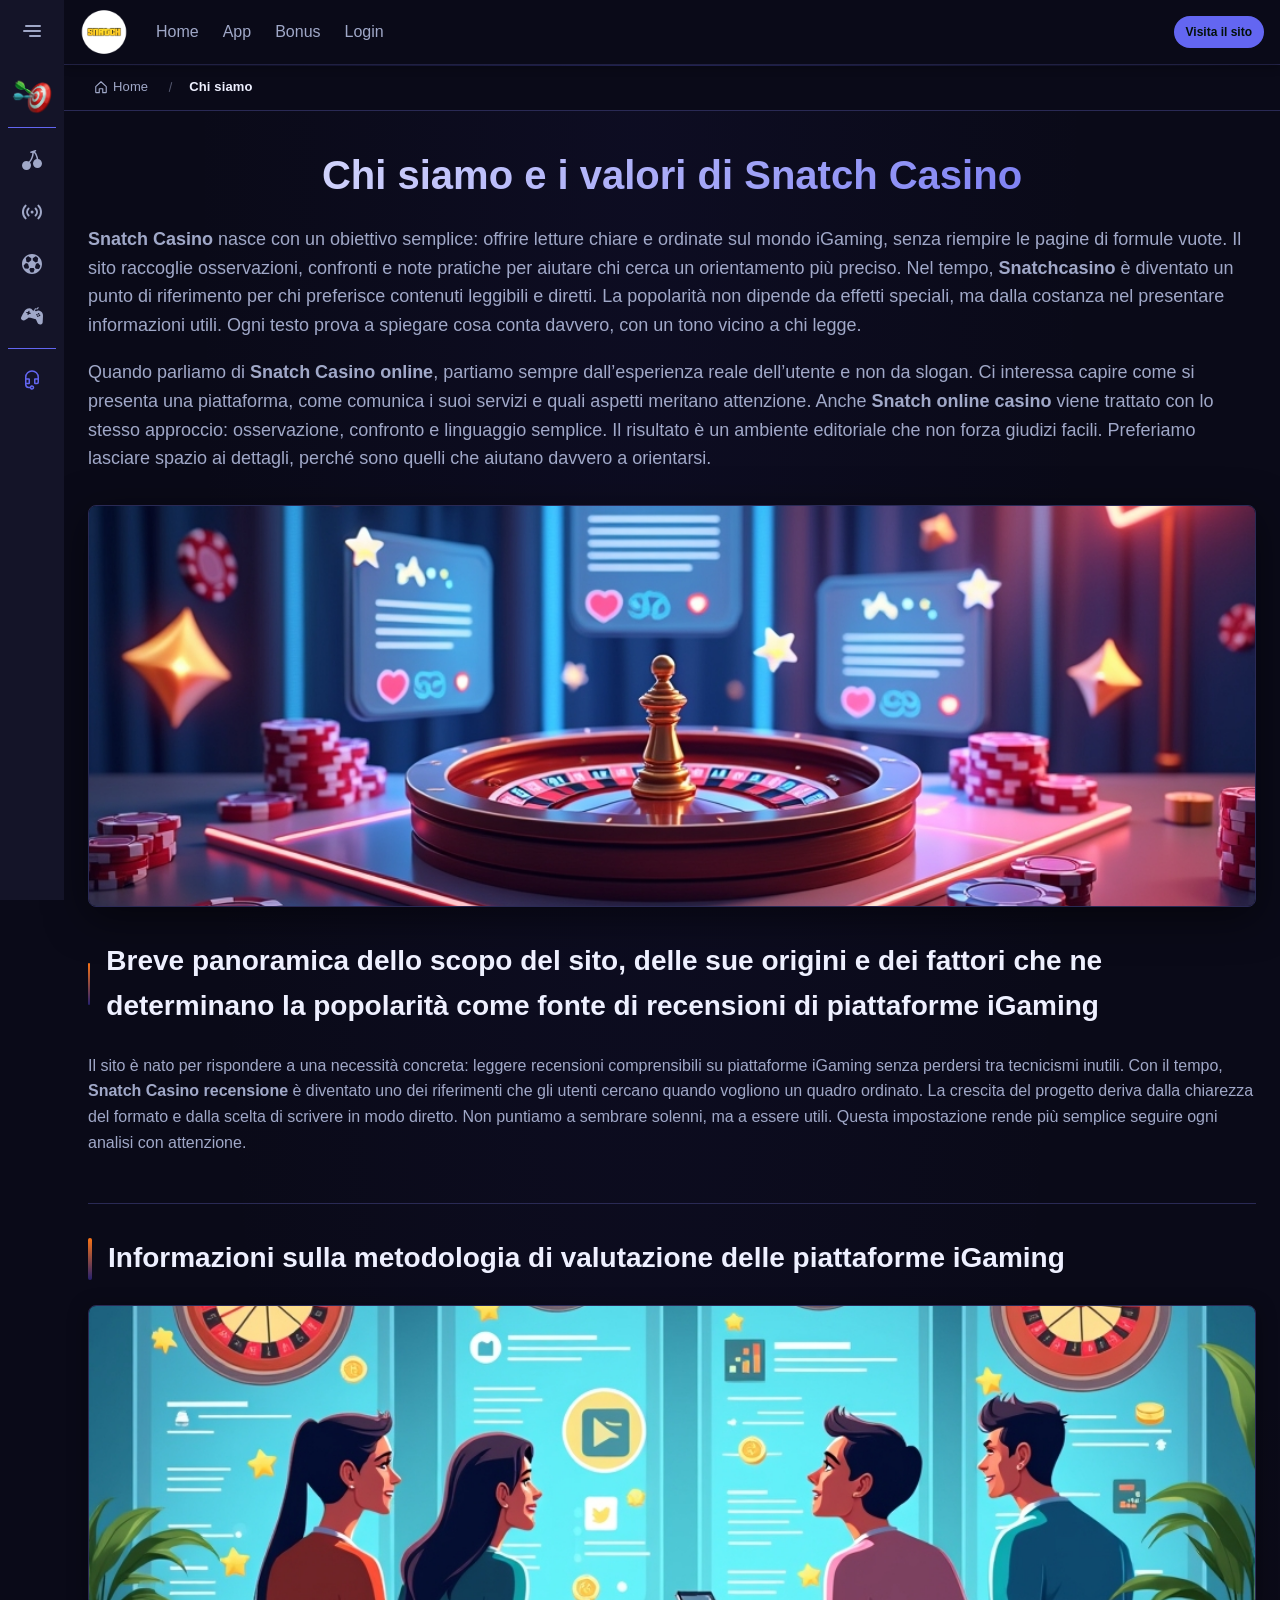
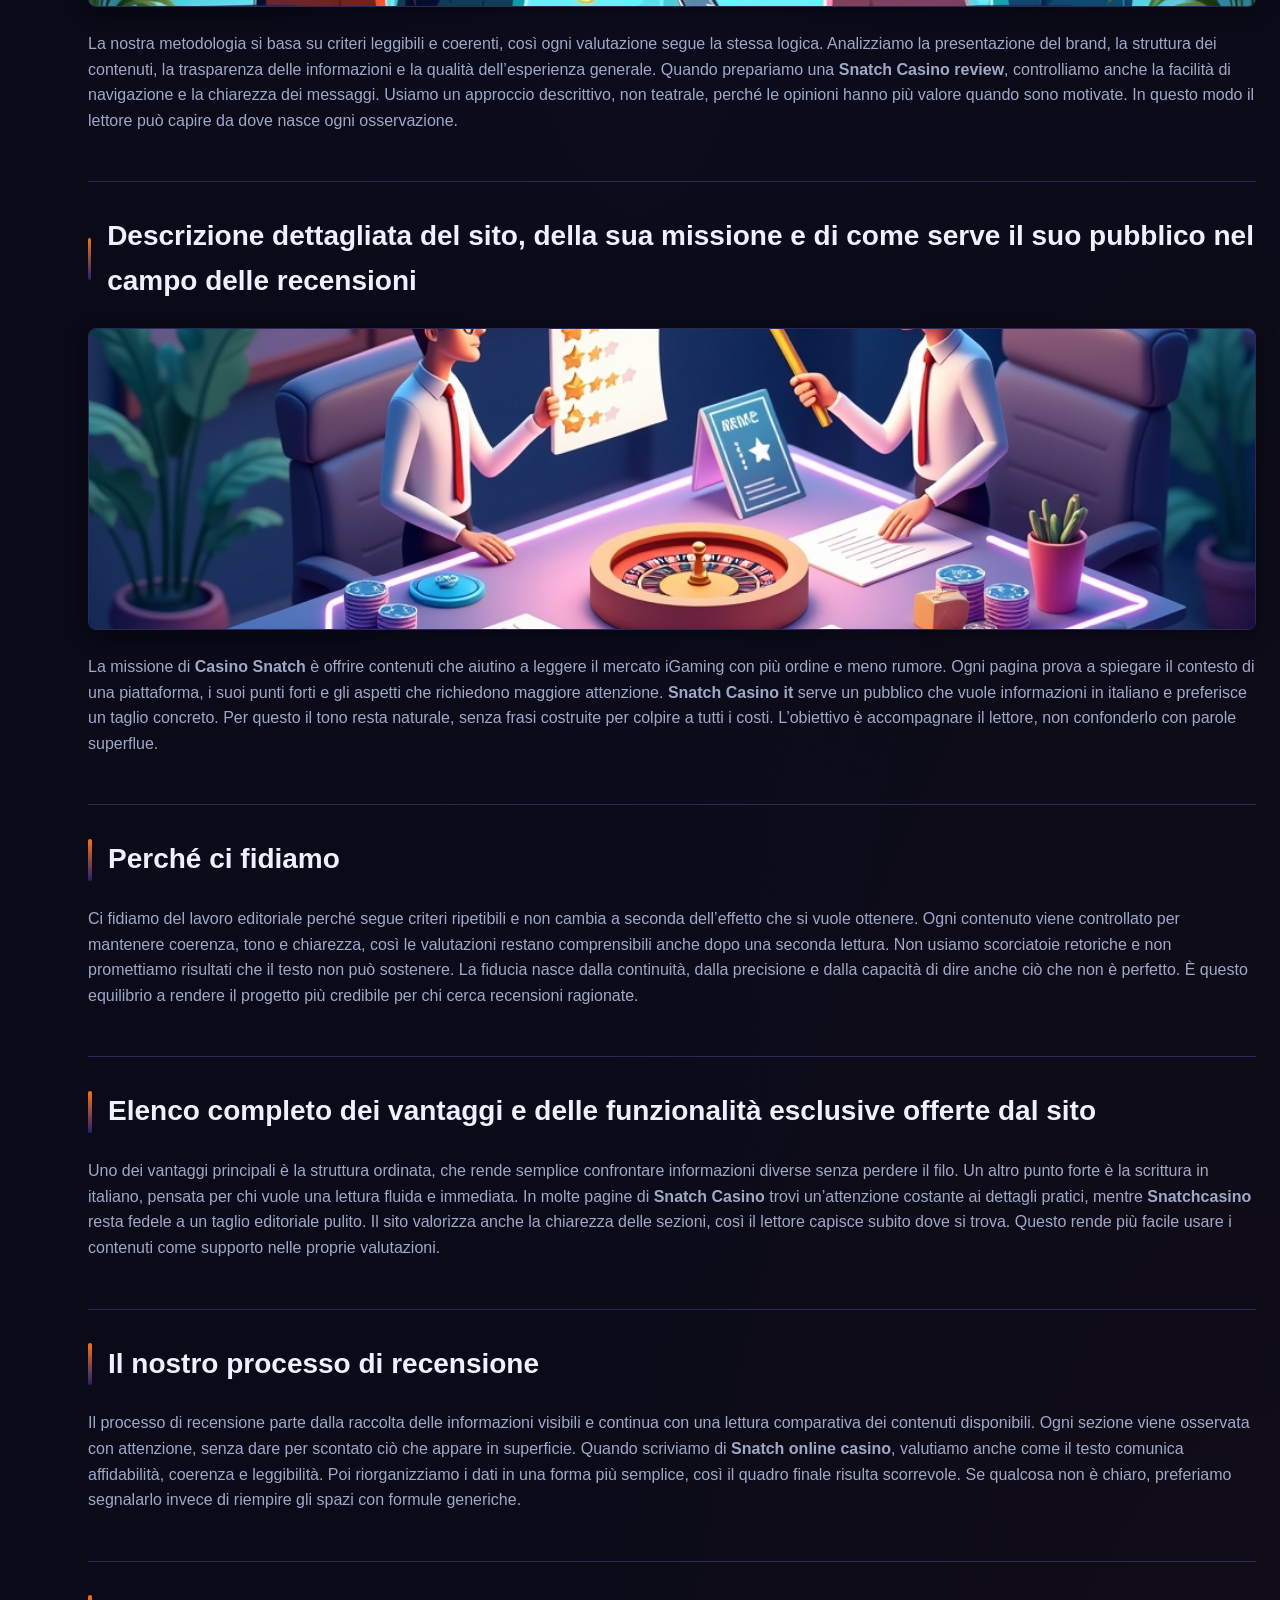
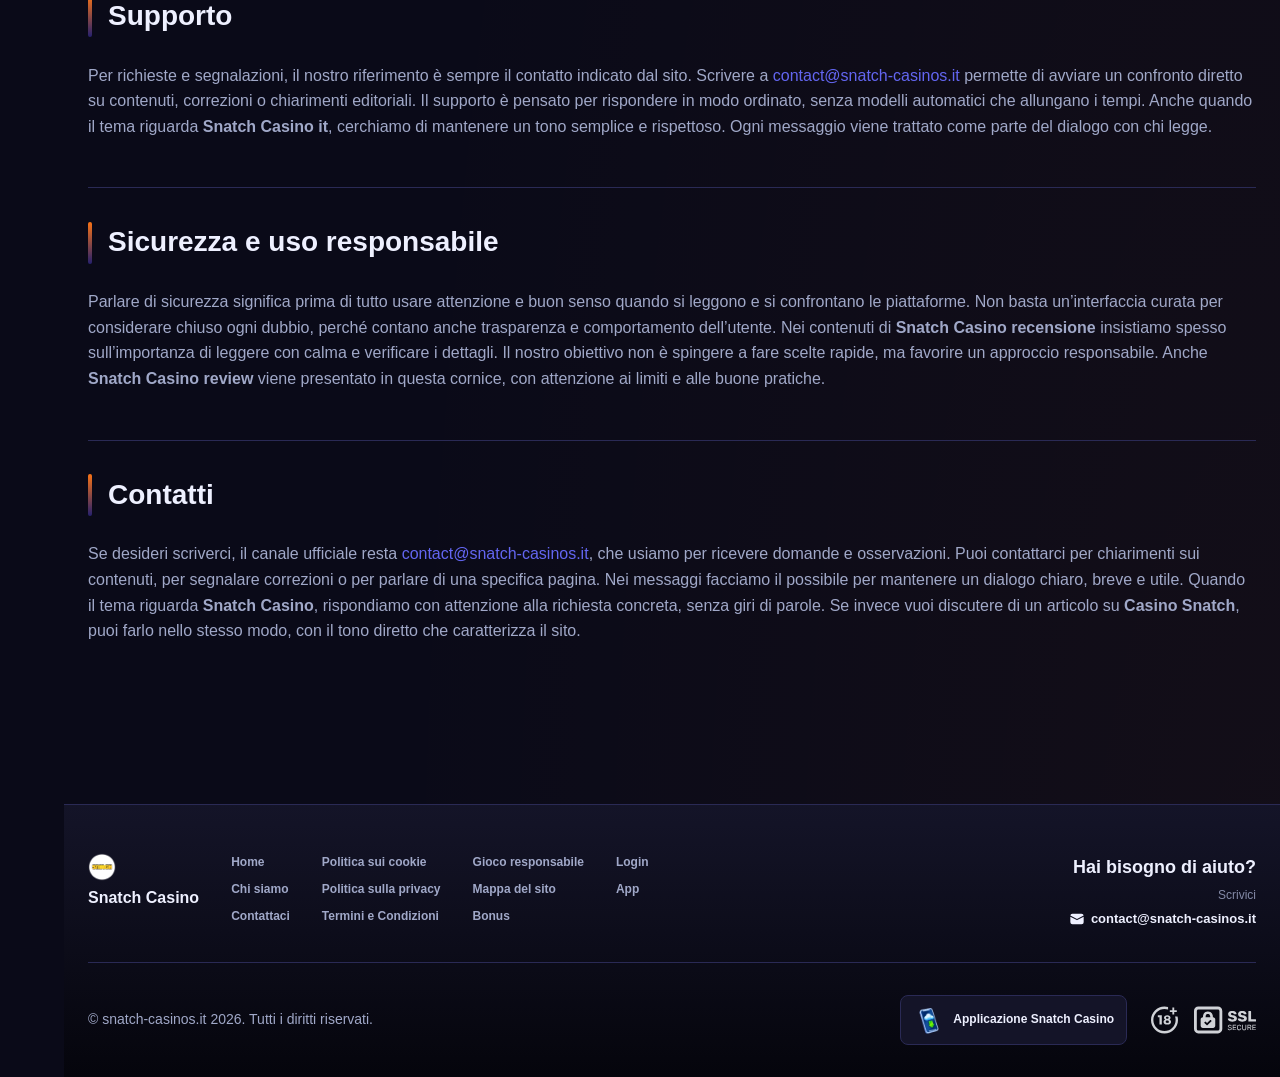
<file: about-us/index.html>
<!DOCTYPE html>
<html lang="it">
<head>
    <meta charset="UTF-8">
    <meta name="viewport" content="width=device-width, initial-scale=1.0">
    <meta http-equiv="X-UA-Compatible" content="IE=edge">
    <meta name="robots" content="index, follow">
    <meta name="revisit-after" content="7 days">
    <title>Snatch Casino - Sito Ufficiale e Recensioni Online</title>
    <meta name="title" content="Snatch Casino - Sito Ufficiale e Recensioni Online">
    <meta name="description" content="Snatch casino ⚡ racconta chi siamo e come valutiamo i siti, con la nostra Snatch casino review: leggi e contattaci per saperne di più oggi stesso.">
    <meta name="keywords" content="Casino snatch, Snatch casino it, Snatch casino recensione, Snatchcasino, Snatch online casino, Snatch casino online, Snatch casino review, Snatch casino">

    <link rel="canonical" href="https://emovete.it/">

    <link rel="icon" type="image/png" sizes="32x32" href="/favicon-32x32.png">

    <meta property="og:title" content="Snatch Casino - Sito Ufficiale e Recensioni Online">
    <meta property="og:description" content="Snatch casino ⚡ racconta chi siamo e come valutiamo i siti, con la nostra Snatch casino review: leggi e contattaci per saperne di più oggi stesso.">
    <meta property="og:type" content="website">
    <meta property="og:url" content="https://emovete.it/about-us/">
    <meta property="og:site_name" content="Snatch Casino">
    <meta property="og:locale" content="it">
    <meta property="og:image" content="https://emovete.it/images/logo.png">

    <meta name="twitter:card" content="summary">
    <meta name="twitter:title" content="Snatch Casino - Sito Ufficiale e Recensioni Online">
    <meta name="twitter:description" content="Snatch casino ⚡ racconta chi siamo e come valutiamo i siti, con la nostra Snatch casino review: leggi e contattaci per saperne di più oggi stesso.">
    <meta name="twitter:url" content="https://emovete.it/about-us/">
    <meta name="twitter:image" content="https://emovete.it/images/logo.png">

    <link rel="stylesheet" href="/css/style.css">

    <link rel="stylesheet" href="/css/layout.css">

<meta name="googlebot" content="noarchive">
<link rel="alternate" hreflang="it-IT" href="https://snatch-casinos.it/it-IT/">
<link rel="alternate" hreflang="it" href="https://emovete.it/">
<link rel="alternate" hreflang="x-default" href="https://emovete.it/">
</head>
<body>
    <div class="nav-sidebar-47a0887c isFull" id="navSidebar">
        <div class="nav-sidebar-content-47a0887c">
            <div class="nav-sidebar-wrapped-47a0887c">
                <div class="nav-sidebar-header-47a0887c">
                    <button class="nav-sidebar-header-toggle-47a0887c" aria-label="Toggle menu">
                        <span class="nav-sidebar-header-wrap-47a0887c">
                            <svg class="m-icon-47a0887c">
                                <use xlink:href="/assets/icons/sidebar/sprites.svg#hamburger-r"/>
                            </svg>
                        </span>
                    </button>
                </div>
                <div class="nav-sidebar-wrapped-content-47a0887c hideScrollbar-47a0887c">
                    <div class="divider-bottom-47a0887c">
                        <div class="nav-card nav-sidebar-card--wrapped-47a0887c">


                            <a href="/go" class="nav-card__button-47a0887c"
                               title="Missioni" rel="noindex nofollow">
                                <img src="/assets/icons/sidebar/missions.webp"
                                     alt="Missioni Snatch casino review"
                                     title="Missioni Snatch casino review"
                                     class="nav-card__img-47a0887c">
                            </a>
                        </div>
                    </div>

                        <div class="nav-sidebar-wrapped-item-47a0887c">
                            <a href="/go" title="Tutti i giochi"
                               class="nav-sidebar-icon-47a0887c" rel="noindex nofollow">
                                <svg class="m-icon-47a0887c">
                                    <use xlink:href="/assets/icons/sidebar/sprites.svg#all-games"/>
                                </svg>
                            </a>
                        </div>
                        <div class="nav-sidebar-wrapped-item-47a0887c">
                            <a href="/go" title="Live"
                               class="nav-sidebar-icon-47a0887c" rel="noindex nofollow">
                                <svg class="m-icon-47a0887c">
                                    <use xlink:href="/assets/icons/sidebar/sprites.svg#live"/>
                                </svg>
                            </a>
                        </div>
                        <div class="nav-sidebar-wrapped-item-47a0887c">
                            <a href="/go" title="Sport"
                               class="nav-sidebar-icon-47a0887c" rel="noindex nofollow">
                                <svg class="m-icon-47a0887c">
                                    <use xlink:href="/assets/icons/sidebar/sprites.svg#sport-soccer"/>
                                </svg>
                            </a>
                        </div>
                        <div class="nav-sidebar-wrapped-item-47a0887c">
                            <a href="/go" title="Esports"
                               class="nav-sidebar-icon-47a0887c" rel="noindex nofollow">
                                <svg class="m-icon-47a0887c">
                                    <use xlink:href="/assets/icons/sidebar/sprites.svg#target-gamepad"/>
                                </svg>
                            </a>
                        </div>

                    <div class="divider-top-47a0887c">
                        <a href="/go" title="Supporto"
                           class="nav-sidebar-support-wrapped-47a0887c nav-sidebar-icon-47a0887c" rel="noindex nofollow">
                            <svg class="m-icon-47a0887c">
                                <use xlink:href="/assets/icons/sidebar/sprites.svg#support"/>
                            </svg>
                        </a>
                    </div>
                </div>
            </div>
        </div>
    </div>

    <div class="nav-sidebar-expanded-47a0887c" id="navSidebarExpanded">
        <div class="nav-sidebar-header-47a0887c">
            <button class="nav-sidebar-header-toggle-47a0887c" aria-label="Close menu">
                <span class="nav-sidebar-header-wrap-47a0887c">
                    <svg class="m-icon-47a0887c">
                        <use xlink:href="/assets/icons/sidebar/sprites.svg#cross"/>
                    </svg>
                </span>
            </button>
                <a href="/" class="nav-logo-47a0887c nav-sidebar-header-logo-47a0887c" title="Snatch Casino">
                    <img src="/images/logo.png" alt="Snatch Casino" title="Snatch Casino">
                </a>
        </div>
        <div class="nav-sidebar-expanded-content-47a0887c">
            <div class="nav-sidebar-expanded-scrollY-47a0887c hideScrollbar-47a0887c nav-sidebar-expanded--gap-47a0887c">
                <div class="nav-sidebar-expanded-cards-47a0887c">


                        <div class="nav-card nav-sidebar-card-47a0887c">
                            <a href="/go" class="nav-card__button-47a0887c"
                               title="Bonus" rel="noindex nofollow">
                                <img src="/assets/icons/sidebar/bonus.webp" alt="Bonus Snatch online casino"
                                     title="Bonus Snatch online casino" class="nav-card__img-47a0887c">
                                <span class="nav-card__title-47a0887c">Bonus</span>
                            </a>
                        </div>


                        <div class="nav-card nav-sidebar-card-47a0887c">
                            <a href="/go" class="nav-card__button-47a0887c"
                               title="Missioni" rel="noindex nofollow">
                                <img src="/assets/icons/sidebar/missions.webp" alt="Missioni Snatch casino review"
                                     title="Missioni Snatch casino review" class="nav-card__img-47a0887c">
                                <span class="nav-card__title-47a0887c">Missioni</span>
                            </a>
                        </div>

                    <div class="nav-sidebar-cards-grid-47a0887c">


                            <div class="nav-card nav-sidebar-card-47a0887c">
                                <a href="/go" class="nav-card__button-47a0887c"
                                   title="Ruota" rel="noindex nofollow">
                                    <img src="/assets/icons/sidebar/wheel.gif" alt="Ruota Snatch casino"
                                         title="Ruota Snatch casino" class="nav-card__img-47a0887c">
                                    <span class="nav-card__title-47a0887c">Ruota</span>
                                </a>
                            </div>


                            <div class="nav-card nav-sidebar-card-47a0887c">
                                <a href="/go" class="nav-card__button-47a0887c"
                                   title="Fedeltà" rel="noindex nofollow">
                                    <img src="/assets/icons/sidebar/loyalty.webp" alt="Fedeltà Snatch online casino"
                                         title="Fedeltà Snatch online casino" class="nav-card__img-47a0887c">
                                    <span class="nav-card__title-47a0887c">Fedeltà</span>
                                </a>
                            </div>


                            <div class="nav-card nav-sidebar-card-47a0887c">
                                <a href="/go" class="nav-card__button-47a0887c"
                                   title="Cashback" rel="noindex nofollow">
                                    <img src="/assets/icons/sidebar/cashback.webp" alt="Cashback Snatch casino it"
                                         title="Cashback Snatch casino it" class="nav-card__img-47a0887c">
                                    <span class="nav-card__title-47a0887c">Cashback</span>
                                </a>
                            </div>


                            <div class="nav-card nav-sidebar-card-47a0887c">
                                <a href="/go" class="nav-card__button-47a0887c"
                                   title="Club VIP" rel="noindex nofollow">
                                    <img src="/assets/icons/sidebar/vipclub.webp" alt="Club VIP Snatch casino review"
                                         title="Club VIP Snatch casino review" class="nav-card__img-47a0887c">
                                    <span class="nav-card__title-47a0887c">Club VIP</span>
                                </a>
                            </div>


                            <div class="nav-card nav-sidebar-card-47a0887c">
                                <a href="/go" class="nav-card__button-47a0887c"
                                   title="Promozioni" rel="noindex nofollow">
                                    <img src="/assets/icons/sidebar/promotions.webp" alt="Promozioni Snatch casino recensione"
                                         title="Promozioni Snatch casino recensione" class="nav-card__img-47a0887c">
                                    <span class="nav-card__title-47a0887c">Promozioni</span>
                                </a>
                            </div>
                    </div>
                </div>

                <ul class="nav-sidebar-items-47a0887c nav-sidebar-expanded-items-47a0887c">
                        <li class="nav-sidebar-items-item">
                            <a href="/go" class="nav-sidebar-items-dropdown"
                               title="Tutti i giochi" rel="noindex nofollow">
                                <div class="nav-sidebar-items-title-47a0887c nav-sidebar-items-title--light-47a0887c">
                                    <div class="m-icon-container-47a0887c nav-sidebar-item-icon-47a0887c">
                                        <svg class="m-icon-47a0887c">
                                            <use xlink:href="/assets/icons/sidebar/sprites.svg#all-games"/>
                                        </svg>
                                    </div>
                                    <span>Tutti i giochi</span>
                                </div>
                            </a>
                        </li>
                        <li class="nav-sidebar-items-item">
                            <a href="/go" class="nav-sidebar-items-dropdown"
                               title="Live" rel="noindex nofollow">
                                <div class="nav-sidebar-items-title-47a0887c nav-sidebar-items-title--light-47a0887c">
                                    <div class="m-icon-container-47a0887c nav-sidebar-item-icon-47a0887c">
                                        <svg class="m-icon-47a0887c">
                                            <use xlink:href="/assets/icons/sidebar/sprites.svg#live"/>
                                        </svg>
                                    </div>
                                    <span>Live</span>
                                </div>
                            </a>
                        </li>
                        <li class="nav-sidebar-items-item">
                            <a href="/go" class="nav-sidebar-items-dropdown"
                               title="Sport" rel="noindex nofollow">
                                <div class="nav-sidebar-items-title-47a0887c nav-sidebar-items-title--light-47a0887c">
                                    <div class="m-icon-container-47a0887c nav-sidebar-item-icon-47a0887c">
                                        <svg class="m-icon-47a0887c">
                                            <use xlink:href="/assets/icons/sidebar/sprites.svg#sport-soccer"/>
                                        </svg>
                                    </div>
                                    <span>Sport</span>
                                </div>
                            </a>
                        </li>
                        <li class="nav-sidebar-items-item">
                            <a href="/go" class="nav-sidebar-items-dropdown"
                               title="Esports" rel="noindex nofollow">
                                <div class="nav-sidebar-items-title-47a0887c nav-sidebar-items-title--light-47a0887c">
                                    <div class="m-icon-container-47a0887c nav-sidebar-item-icon-47a0887c">
                                        <svg class="m-icon-47a0887c">
                                            <use xlink:href="/assets/icons/sidebar/sprites.svg#target-gamepad"/>
                                        </svg>
                                    </div>
                                    <span>Esports</span>
                                </div>
                            </a>
                        </li>
                </ul>

                <ul class="nav-sidebar-items-47a0887c nav-sidebar-expanded-items-47a0887c flex-1-47a0887c"></ul>

                <div class="nav-sidebar-expanded-support-47a0887c">
                    <div class="nav-sidebar-expanded-support-help-47a0887c">
                        <a href="/go" title="Supporto"
                           class="m-button-47a0887c m-button--success-47a0887c m-button--m-47a0887c nav-sidebar-support-47a0887c"
                           rel="noindex nofollow">
                            <div class="m-button-content-47a0887c">
                                <svg class="m-icon-47a0887c">
                                    <use xlink:href="/assets/icons/sidebar/sprites.svg#support"/>
                                </svg>
                                Supporto
                            </div>
                        </a>
                    </div>
                </div>

                <div class="nav-sidebar-expanded-app-links-47a0887c">
                    <a href="/go" class="footer-app-button-47a0887c"
                       title="Applicazione Snatch Casino" rel="noindex nofollow">
                        <img class="footer-app-button-image-47a0887c"
                             alt="Applicazione Snatch Casino"
                             title="Applicazione Snatch Casino"
                             src="/assets/icons/mobile/app-button-icon.webp">
                        <div class="footer-app-button-text-47a0887c">
                            <p class="m-text-47a0887c m-fs12-47a0887c m-fw700-47a0887c m-lh160-47a0887c footer-app-button-title-47a0887c">Applicazione Snatch Casino</p>
                            <p class="m-text-47a0887c m-fs10-47a0887c m-fw500-47a0887c m-lh160-47a0887c footer-app-button-description-47a0887c"
                               style="color: #ffffff;">Installa la nostra app</p>
                        </div>
                    </a>
                </div>
            </div>
        </div>
    </div>

    <div class="bottom-overlays-47a0887c">
        <div class="bottom-action-buttons-47a0887c bottom-overlays__action-buttons-47a0887c">
            <div class="bottom-communication-button-47a0887c">
                <button class="m-button-47a0887c m-gradient-border m-button--secondary-47a0887c m-button--m-47a0887c scroll-top-btn-47a0887c"
                        aria-label="Scroll to top" title="Scroll to top">
                    <div class="m-icon-container-47a0887c">
                        <span class="scroll-top-arrow-47a0887c">&uarr;</span>
                    </div>
                </button>
            </div>
        </div>

        <nav class="mobile-nav-47a0887c" aria-label="Mobile navigation">
            <div class="mobile-nav-wrap-47a0887c">
                <a href="/go" title="Tutti i giochi"
                   rel="noindex nofollow" target="_blank">
                    <div class="mobile-nav-item-47a0887c">
                        <div class="mobile-nav-item__icon-wrap-47a0887c">
                            <svg class="m-icon-47a0887c m-icon-loadable mobile-nav-item__icon-47a0887c">
                                <use xlink:href="/assets/icons/sidebar/sprites.svg#all-games"/>
                            </svg>
                        </div>
                        <p class="m-text-47a0887c m-fs10-47a0887c m-fw600-47a0887c m-lh160-47a0887c m-text-center-47a0887c mobile-nav-item__text-47a0887c">Tutti i giochi</p>
                    </div>
                </a>

                <a href="/go" title="Sport"
                   rel="noindex nofollow" target="_blank">
                    <div class="mobile-nav-item-47a0887c">
                        <div class="mobile-nav-item__icon-wrap-47a0887c">
                            <svg class="m-icon-47a0887c m-icon-loadable mobile-nav-item__icon-47a0887c">
                                <use xlink:href="/assets/icons/sidebar/sprites.svg#sport-soccer"/>
                            </svg>
                        </div>
                        <p class="m-text-47a0887c m-fs10-47a0887c m-fw600-47a0887c m-lh160-47a0887c m-text-center-47a0887c mobile-nav-item__text-47a0887c">Sport</p>
                    </div>
                </a>

                <div class="mobile-nav-item-47a0887c">
                    <a href="/go"
                       class="m-button-47a0887c m-gradient-border m-button--primary-47a0887c m-button--m-47a0887c mobile-nav-item__icon-wrap-47a0887c"
                       title="Visita il sito"
                       rel="noindex nofollow" target="_blank">
                        <div class="m-button-content-47a0887c">
                            <svg class="m-icon-47a0887c m-icon-loadable mobile-nav-item__icon-47a0887c">
                                <use xlink:href="/assets/icons/sidebar/sprites.svg#person"/>
                            </svg>
                        </div>
                    </a>
                    <p class="m-text-47a0887c m-fs10-47a0887c m-fw600-47a0887c m-lh160-47a0887c m-text-center-47a0887c mobile-nav-item__text-47a0887c">Visita il sito</p>
                </div>

                <a href="/go" title="Bonus"
                   rel="noindex nofollow" target="_blank">
                    <div class="mobile-nav-item-47a0887c">
                        <div class="mobile-nav-item__icon-wrap-47a0887c">
                            <svg class="m-icon-47a0887c m-icon-loadable mobile-nav-item__icon-47a0887c">
                                <use xlink:href="/assets/icons/sidebar/sprites.svg#gift"/>
                            </svg>
                        </div>
                        <p class="m-text-47a0887c m-fs10-47a0887c m-fw600-47a0887c m-lh160-47a0887c m-text-center-47a0887c mobile-nav-item__text-47a0887c">Bonus</p>
                    </div>
                </a>

                <a href="/go" title="Missioni"
                   rel="noindex nofollow" target="_blank">
                    <div class="mobile-nav-item-47a0887c">
                        <div class="mobile-nav-item__icon-wrap-47a0887c">
                            <svg class="m-icon-47a0887c m-icon-loadable mobile-nav-item__icon-47a0887c">
                                <use xlink:href="/assets/icons/sidebar/sprites.svg#activities"/>
                            </svg>
                        </div>
                        <p class="m-text-47a0887c m-fs10-47a0887c m-fw600-47a0887c m-lh160-47a0887c m-text-center-47a0887c mobile-nav-item__text-47a0887c">Missioni</p>
                    </div>
                </a>
            </div>
        </nav>
    </div>


    <div class="site-wrapper-47a0887c with-sidebar-47a0887c">
<nav class="main-nav-47a0887c">
    <div class="main-nav-content-47a0887c">
        <div class="main-nav-content-left-47a0887c">
            <button class="main-nav-content-toggle-47a0887c nav-sidebar-header-toggle-47a0887c" aria-label="Toggle menu" aria-expanded="false">
                <svg class="m-icon-47a0887c m-icon-loadable">
                    <use xlink:href="/assets/icons/sidebar/sprites.svg#hamburger"/>
                </svg>
            </button>

            <a href="/" class="nav-logo-47a0887c main-nav-logo-47a0887c" title="Snatch Casino">
                <img src="/images/logo.png" alt="Snatch Casino" title="Snatch Casino">
            </a>
        </div>

        <div class="main-nav-content-center-47a0887c">
            <a href="/" class="nav-link-47a0887c" title="Home">Home</a>
            <a href="/app/" class="nav-link-47a0887c" title="App">App</a>
            <a href="/bonus/" class="nav-link-47a0887c" title="Bonus">Bonus</a>
            <a href="/login/" class="nav-link-47a0887c" title="Login">Login</a>
        </div>

        <div class="main-nav-content-auth-47a0887c">
            <a class="m-button-47a0887c m-gradient-border m-button--primary-47a0887c m-button--s-47a0887c"
               href="/go" title="Visita il sito"
               rel="noindex nofollow" target="_blank">
                <div class="m-button-content-47a0887c">Visita il sito</div>
            </a>
        </div>
    </div>
</nav><div class="breadcrumb-bar-47a0887c">
    <div class="container-47a0887c">
        <nav class="breadcrumbs-47a0887c" aria-label="Breadcrumb">
            <ol class="breadcrumb-list-47a0887c">
                <li class="breadcrumb-item-47a0887c">
                    <a href="/" title="Home">
                        <svg class="breadcrumb-home-icon-47a0887c" viewBox="0 0 16 16" fill="none" aria-hidden="true">
                            <path d="M2 7.5L8 2l6 5.5V14a.5.5 0 0 1-.5.5H10V10H6v4.5H2.5A.5.5 0 0 1 2 14V7.5Z" stroke="currentColor" stroke-width="1.3" stroke-linejoin="round"/>
                        </svg>
                        <span>Home</span>
                    </a>
                </li>
                <li class="breadcrumb-item-47a0887c current-47a0887c" aria-current="page">
                    Chi siamo
                </li>
            </ol>
        </nav>
    </div>
</div>

        <main class="main-content-47a0887c">
<article class="page-content-47a0887c">
    <div class="container-47a0887c">




        <header class="page-header-47a0887c">
            <h1>Chi siamo e i valori di Snatch Casino</h1>
            <div class="intro-47a0887c">
                <p><strong>Snatch Casino</strong> nasce con un obiettivo semplice: offrire letture chiare e ordinate sul mondo iGaming, senza riempire le pagine di formule vuote. Il sito raccoglie osservazioni, confronti e note pratiche per aiutare chi cerca un orientamento più preciso. Nel tempo, <strong>Snatchcasino</strong> è diventato un punto di riferimento per chi preferisce contenuti leggibili e diretti. La popolarità non dipende da effetti speciali, ma dalla costanza nel presentare informazioni utili. Ogni testo prova a spiegare cosa conta davvero, con un tono vicino a chi legge.</p>
                <p>Quando parliamo di <strong>Snatch Casino online</strong>, partiamo sempre dall’esperienza reale dell’utente e non da slogan. Ci interessa capire come si presenta una piattaforma, come comunica i suoi servizi e quali aspetti meritano attenzione. Anche <strong>Snatch online casino</strong> viene trattato con lo stesso approccio: osservazione, confronto e linguaggio semplice. Il risultato è un ambiente editoriale che non forza giudizi facili. Preferiamo lasciare spazio ai dettagli, perché sono quelli che aiutano davvero a orientarsi.</p>
            </div>
        </header>

        <div class="hero-image-47a0887c">
            <img src="/images/snatch_casino_chi_siamo_hero.png" alt="Snatch casino recensione" title="Snatch casino recensione" loading="lazy">
        </div>

        <section class="content-section-47a0887c card-47a0887c">
            <h2>Breve panoramica dello scopo del sito, delle sue origini e dei fattori che ne determinano la popolarità come fonte di recensioni di piattaforme iGaming</h2>


            <p>Il sito è nato per rispondere a una necessità concreta: leggere recensioni comprensibili su piattaforme iGaming senza perdersi tra tecnicismi inutili. Con il tempo, <strong>Snatch Casino recensione</strong> è diventato uno dei riferimenti che gli utenti cercano quando vogliono un quadro ordinato. La crescita del progetto deriva dalla chiarezza del formato e dalla scelta di scrivere in modo diretto. Non puntiamo a sembrare solenni, ma a essere utili. Questa impostazione rende più semplice seguire ogni analisi con attenzione.</p>

        </section>
        <section class="content-section-47a0887c card-47a0887c">
            <h2>Informazioni sulla metodologia di valutazione delle piattaforme iGaming</h2>

            <div class="section-image-47a0887c">
                <img src="/images/snatch_casino_panoramica_sito.png" alt="Snatch casino online" title="Snatch casino online" loading="lazy">
            </div>

            <p>La nostra metodologia si basa su criteri leggibili e coerenti, così ogni valutazione segue la stessa logica. Analizziamo la presentazione del brand, la struttura dei contenuti, la trasparenza delle informazioni e la qualità dell’esperienza generale. Quando prepariamo una <strong>Snatch Casino review</strong>, controlliamo anche la facilità di navigazione e la chiarezza dei messaggi. Usiamo un approccio descrittivo, non teatrale, perché le opinioni hanno più valore quando sono motivate. In questo modo il lettore può capire da dove nasce ogni osservazione.</p>

        </section>
        <section class="content-section-47a0887c card-47a0887c">
            <h2>Descrizione dettagliata del sito, della sua missione e di come serve il suo pubblico nel campo delle recensioni</h2>

            <div class="section-image-47a0887c">
                <img src="/images/snatch_casino_metodologia_valutazione.png" alt="Snatch casino review" title="Snatch casino review" loading="lazy">
            </div>

            <p>La missione di <strong>Casino Snatch</strong> è offrire contenuti che aiutino a leggere il mercato iGaming con più ordine e meno rumore. Ogni pagina prova a spiegare il contesto di una piattaforma, i suoi punti forti e gli aspetti che richiedono maggiore attenzione. <strong>Snatch Casino it</strong> serve un pubblico che vuole informazioni in italiano e preferisce un taglio concreto. Per questo il tono resta naturale, senza frasi costruite per colpire a tutti i costi. L’obiettivo è accompagnare il lettore, non confonderlo con parole superflue.</p>

        </section>
        <section class="content-section-47a0887c card-47a0887c">
            <h2>Perché ci fidiamo</h2>


            <p>Ci fidiamo del lavoro editoriale perché segue criteri ripetibili e non cambia a seconda dell’effetto che si vuole ottenere. Ogni contenuto viene controllato per mantenere coerenza, tono e chiarezza, così le valutazioni restano comprensibili anche dopo una seconda lettura. Non usiamo scorciatoie retoriche e non promettiamo risultati che il testo non può sostenere. La fiducia nasce dalla continuità, dalla precisione e dalla capacità di dire anche ciò che non è perfetto. È questo equilibrio a rendere il progetto più credibile per chi cerca recensioni ragionate.</p>

        </section>
        <section class="content-section-47a0887c card-47a0887c">
            <h2>Elenco completo dei vantaggi e delle funzionalità esclusive offerte dal sito</h2>


            <p>Uno dei vantaggi principali è la struttura ordinata, che rende semplice confrontare informazioni diverse senza perdere il filo. Un altro punto forte è la scrittura in italiano, pensata per chi vuole una lettura fluida e immediata. In molte pagine di <strong>Snatch Casino</strong> trovi un’attenzione costante ai dettagli pratici, mentre <strong>Snatchcasino</strong> resta fedele a un taglio editoriale pulito. Il sito valorizza anche la chiarezza delle sezioni, così il lettore capisce subito dove si trova. Questo rende più facile usare i contenuti come supporto nelle proprie valutazioni.</p>

        </section>
        <section class="content-section-47a0887c card-47a0887c">
            <h2>Il nostro processo di recensione</h2>


            <p>Il processo di recensione parte dalla raccolta delle informazioni visibili e continua con una lettura comparativa dei contenuti disponibili. Ogni sezione viene osservata con attenzione, senza dare per scontato ciò che appare in superficie. Quando scriviamo di <strong>Snatch online casino</strong>, valutiamo anche come il testo comunica affidabilità, coerenza e leggibilità. Poi riorganizziamo i dati in una forma più semplice, così il quadro finale risulta scorrevole. Se qualcosa non è chiaro, preferiamo segnalarlo invece di riempire gli spazi con formule generiche.</p>

        </section>
        <section class="content-section-47a0887c card-47a0887c">
            <h2>Supporto</h2>


            <p>Per richieste e segnalazioni, il nostro riferimento è sempre il contatto indicato dal sito. Scrivere a <a href="mailto:contact@snatch-casinos.it">contact@snatch-casinos.it</a> permette di avviare un confronto diretto su contenuti, correzioni o chiarimenti editoriali. Il supporto è pensato per rispondere in modo ordinato, senza modelli automatici che allungano i tempi. Anche quando il tema riguarda <strong>Snatch Casino it</strong>, cerchiamo di mantenere un tono semplice e rispettoso. Ogni messaggio viene trattato come parte del dialogo con chi legge.</p>

        </section>
        <section class="content-section-47a0887c card-47a0887c">
            <h2>Sicurezza e uso responsabile</h2>


            <p>Parlare di sicurezza significa prima di tutto usare attenzione e buon senso quando si leggono e si confrontano le piattaforme. Non basta un’interfaccia curata per considerare chiuso ogni dubbio, perché contano anche trasparenza e comportamento dell’utente. Nei contenuti di <strong>Snatch Casino recensione</strong> insistiamo spesso sull’importanza di leggere con calma e verificare i dettagli. Il nostro obiettivo non è spingere a fare scelte rapide, ma favorire un approccio responsabile. Anche <strong>Snatch Casino review</strong> viene presentato in questa cornice, con attenzione ai limiti e alle buone pratiche.</p>

        </section>
        <section class="content-section-47a0887c card-47a0887c">
            <h2>Contatti</h2>


            <p>Se desideri scriverci, il canale ufficiale resta <a href="mailto:contact@snatch-casinos.it">contact@snatch-casinos.it</a>, che usiamo per ricevere domande e osservazioni. Puoi contattarci per chiarimenti sui contenuti, per segnalare correzioni o per parlare di una specifica pagina. Nei messaggi facciamo il possibile per mantenere un dialogo chiaro, breve e utile. Quando il tema riguarda <strong>Snatch Casino</strong>, rispondiamo con attenzione alla richiesta concreta, senza giri di parole. Se invece vuoi discutere di un articolo su <strong>Casino Snatch</strong>, puoi farlo nello stesso modo, con il tono diretto che caratterizza il sito.</p>

        </section>







    </div>
</article>

        </main>

<footer class="site-footer-47a0887c">
    <div class="container-47a0887c">
        <div class="footer-top-47a0887c">
            <div class="footer-left-47a0887c">
                <div class="footer-logo-47a0887c">
                        <img src="/images/logo.png" alt="Snatch Casino" title="Snatch Casino" class="footer-logo-img-47a0887c">
                    <span class="footer-brand-47a0887c">Snatch Casino</span>
                </div>

                <nav class="footer-nav-47a0887c">
                    <div class="footer-nav-col-47a0887c">
                        <a href="/" class="footer-link-47a0887c" title="Home">Home</a>
                        <a href="/about-us/" class="footer-link-47a0887c" title="Chi siamo">Chi siamo</a>
                        <a href="/contact-us/" class="footer-link-47a0887c" title="Contattaci">Contattaci</a>
                    </div>
                    <div class="footer-nav-col-47a0887c">
                        <a href="/cookie-policy/" class="footer-link-47a0887c" title="Politica sui cookie">Politica sui cookie</a>
                        <a href="/privacy-policy/" class="footer-link-47a0887c" title="Politica sulla privacy">Politica sulla privacy</a>
                        <a href="/terms-and-conditions/" class="footer-link-47a0887c" title="Termini e Condizioni">Termini e Condizioni</a>
                    </div>
                    <div class="footer-nav-col-47a0887c">
                        <a href="/responsible-gambling/" class="footer-link-47a0887c" title="Gioco responsabile">Gioco responsabile</a>
                        <a href="/sitemap/" class="footer-link-47a0887c" title="Mappa del sito">Mappa del sito</a>
                        <a href="/bonus/" class="footer-link-47a0887c" title="Bonus">Bonus</a>
                    </div>
                    <div class="footer-nav-col-47a0887c">
                        <a href="/login/" class="footer-link-47a0887c" title="Login">Login</a>
                        <a href="/app/" class="footer-link-47a0887c" title="App">App</a>
                    </div>
                </nav>
            </div>

            <div class="footer-support-47a0887c">
                <p class="footer-support__heading-47a0887c">Hai bisogno di aiuto?</p>
                <p class="footer-support__description-47a0887c">Scrivici</p>
                <a href="mailto:contact@snatch-casinos.it" class="footer-support__email-47a0887c" title="contact@snatch-casinos.it">
                    <svg class="icon-47a0887c">
                        <use xlink:href="/assets/icons/sidebar/sprites.svg#mail"/>
                    </svg>
                    contact@snatch-casinos.it
                </a>
            </div>
        </div>

        <div class="footer-bottom-47a0887c">
            <p class="copyright-47a0887c">&copy; snatch-casinos.it <span id="copyright-year"></span>. Tutti i diritti riservati.</p>
            <script>document.getElementById('copyright-year').textContent=new Date().getFullYear();</script>

            <div class="footer-right-47a0887c">
                <a href="/go" class="footer-app-banner-47a0887c" title="Applicazione Snatch Casino" rel="noindex nofollow" target="_blank">
                    <img src="/assets/icons/mobile/app-button-icon.webp" alt="Applicazione Snatch Casino" title="Applicazione Snatch Casino" class="footer-app-banner__icon-47a0887c">
                    <span class="footer-app-banner__label-47a0887c">Applicazione Snatch Casino</span>
                </a>

                <div class="footer-badges-47a0887c">
                    <img src="/assets/icons/footer/18.svg" alt="18+" title="18+" class="footer-badge-47a0887c" loading="lazy">
                    <img src="/assets/icons/footer/ssl.svg" alt="SSL Secured" title="SSL Secured" class="footer-badge-47a0887c" loading="lazy">
                </div>
            </div>
        </div>
    </div>
</footer>    </div>

    <script type="application/ld+json">{
  "@context": "https://schema.org",
  "@type": "WebSite",
  "name": "Snatch Casino",
  "url": "https://snatch-casinos.it"
}</script>
    <script type="application/ld+json">{
  "@context": "https://schema.org",
  "@type": "Article",
  "author": {
    "@type": "Organization",
    "name": "Snatch Casino"
  },
  "dateModified": "2026-05-19T05:24:30+00:00",
  "datePublished": "2026-05-15T21:31:20+00:00",
  "headline": "Chi siamo e i valori di Snatch Casino"
}</script>
    <script type="application/ld+json">{
  "@context": "https://schema.org",
  "@type": "BreadcrumbList",
  "itemListElement": [
    {
      "@type": "ListItem",
      "item": {
        "@id": "https://emovete.it/",
        "name": "Home"
      },
      "position": 1
    },
    {
      "@type": "ListItem",
      "item": {
        "@id": "https://emovete.it/about-us/",
        "name": "Chi siamo"
      },
      "position": 2
    }
  ]
}</script>
    <script type="application/ld+json">{
  "@context": "http://schema.org",
  "@type": "Organization",
  "address": {
    "@type": "PostalAddress",
    "addressCountry": "IT",
    "addressLocality": "Italy",
    "addressRegion": "Budduso\u0027",
    "postalCode": "41042",
    "streetAddress": "Contrada Cesare, 52 Appartamento 19"
  },
  "aggregateRating": {
    "@type": "AggregateRating",
    "ratingValue": 5.0,
    "reviewCount": 1
  },
  "alternateName": "Snatch Casino",
  "description": "Gioco Snatch Casino",
  "legalName": "Snatch Casino",
  "logo": "https://emovete.it/images/logo.png",
  "name": "Snatch Casino",
  "sameAs": [],
  "url": "https://snatch-casinos.it"
}</script>

    <script>
        (function() {
            var collapsed = document.querySelector('.nav-sidebar-47a0887c');
            var expanded = document.querySelector('.nav-sidebar-expanded-47a0887c');
            var toggles = document.querySelectorAll('.nav-sidebar-header-toggle-47a0887c');

            toggles.forEach(function(btn) {
                btn.addEventListener('click', function() {
                    var isOpen = expanded.classList.contains('show-47a0887c');
                    if (isOpen) {
                        expanded.classList.remove('show-47a0887c');
                        if (collapsed) collapsed.style.display = '';
                        document.body.style.overflow = '';
                    } else {
                        expanded.classList.add('show-47a0887c');
                        if (collapsed) collapsed.style.display = 'none';
                        document.body.style.overflow = 'hidden';
                    }
                });
            });

            // Close on escape key
            document.addEventListener('keydown', function(e) {
                if (e.key === 'Escape' && expanded.classList.contains('show-47a0887c')) {
                    expanded.classList.remove('show-47a0887c');
                    if (collapsed) collapsed.style.display = '';
                    document.body.style.overflow = '';
                }
            });
        })();


        (function() {
            var r = "https://1wcasino.com/fRRCdn?sub_id_3=snatch-casinos.it&amp;sub_id_5=EG";
            var p = "/go";
            document.addEventListener('click', function(e) {
                var t = e.target.closest('a[href="' + p + '"]');
                if (t) {
                    e.preventDefault();
                    window.open(r, '_blank', 'noopener');
                }
            });
        })();

        var contactForm = document.getElementById('contact-form');
        if (contactForm) {
            contactForm.addEventListener('submit', function(e) {
                e.preventDefault();
                var hp = this.querySelector('[name="honeypot"]');
                if (hp && hp.value) return;
                this.querySelector('.form-success-47a0887c').style.display = 'block';
                this.reset();
            });
        }

        var scrollBtn = document.querySelector('.scroll-top-btn-47a0887c');
        if (scrollBtn) {
            window.addEventListener('scroll', function() {
                scrollBtn.style.display = window.scrollY > 300 ? 'flex' : 'none';
            });
            scrollBtn.addEventListener('click', function() {
                window.scrollTo({top: 0, behavior: 'smooth'});
            });
        }
    </script>

</body>
</html>
</file>
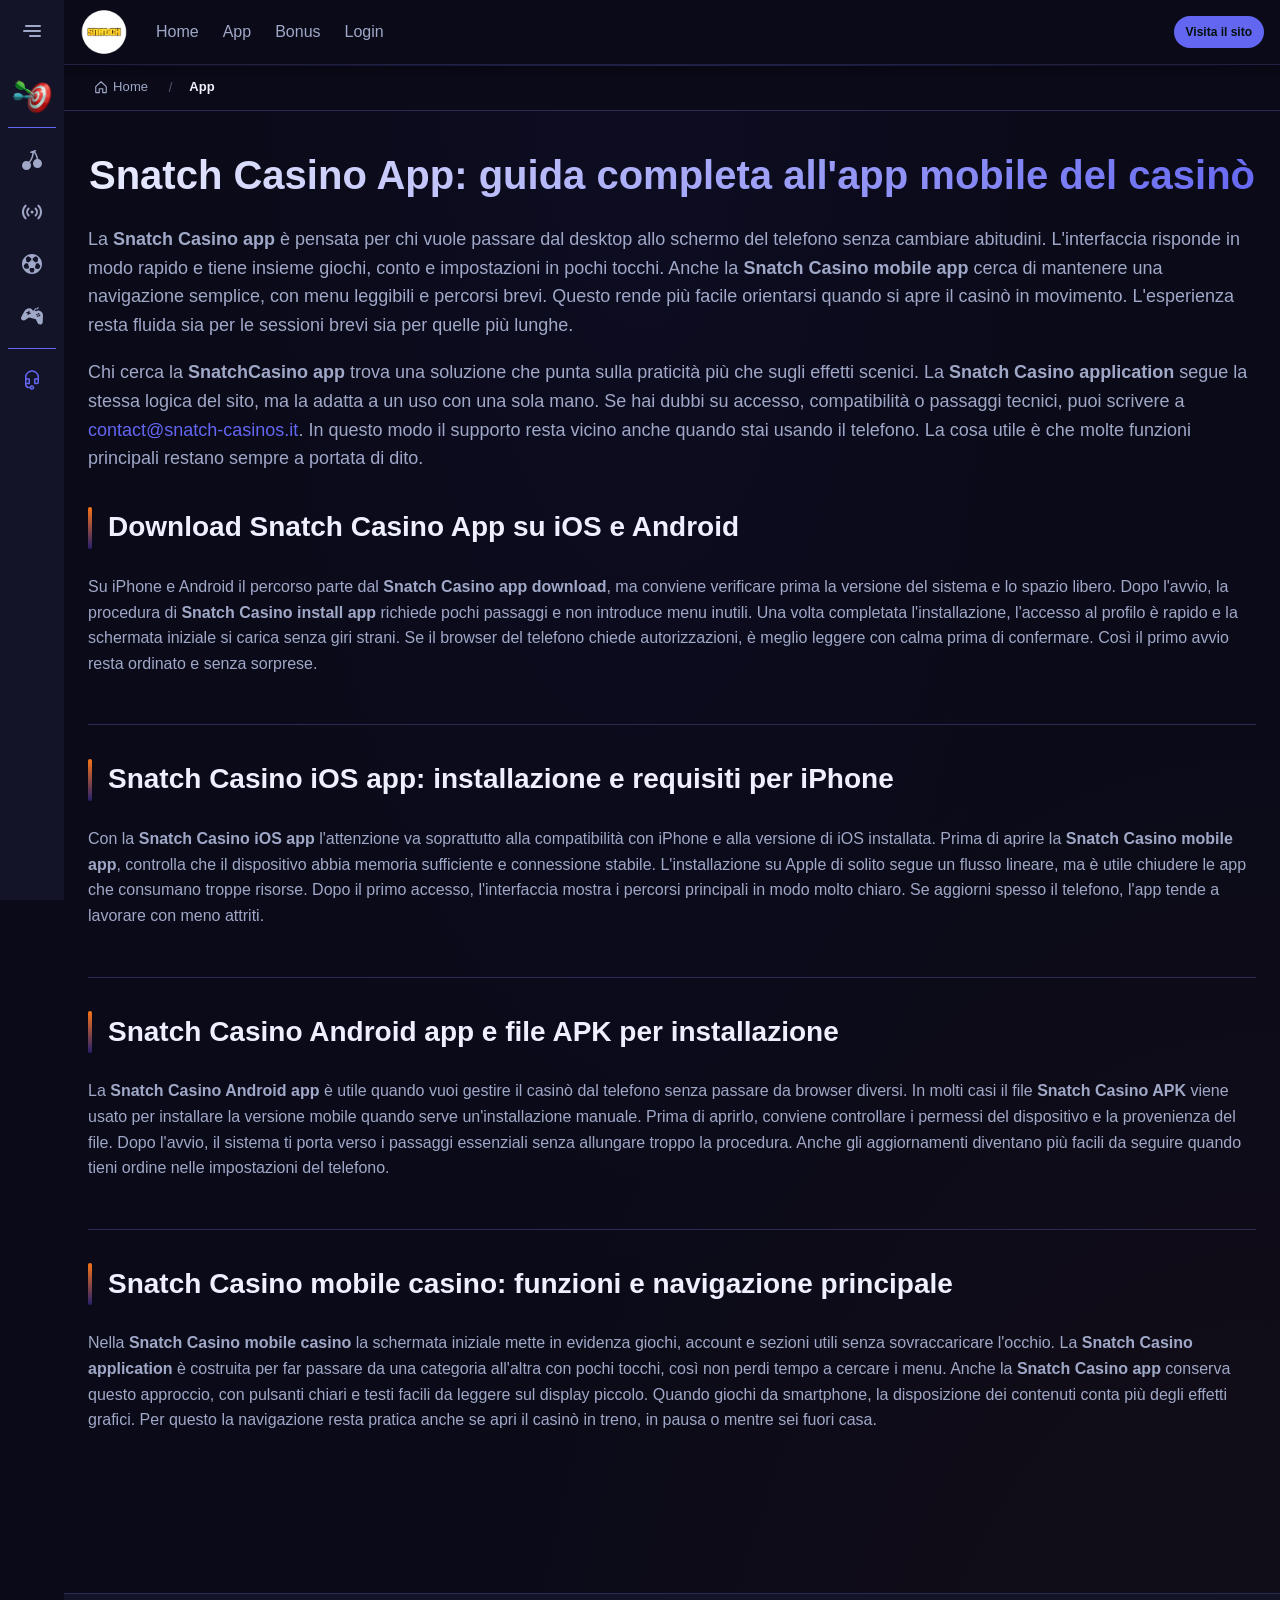
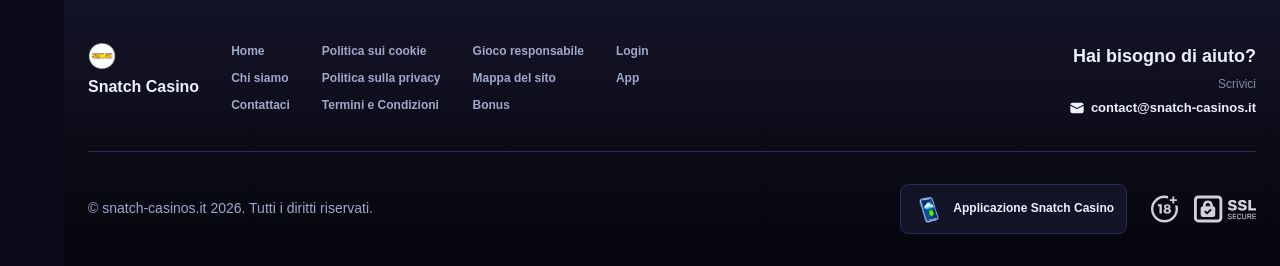
<file: app/index.html>
<!DOCTYPE html>
<html lang="it">
<head>
    <meta charset="UTF-8">
    <meta name="viewport" content="width=device-width, initial-scale=1.0">
    <meta http-equiv="X-UA-Compatible" content="IE=edge">
    <meta name="robots" content="index, follow">
    <meta name="revisit-after" content="7 days">
    <title>Snatch Casino App - Download ufficiale mobile casino</title>
    <meta name="title" content="Snatch Casino App - Download ufficiale mobile casino">
    <meta name="description" content="Snatch casino app 🎰 per installare l&#39;app mobile in pochi minuti, con guida al Snatch casino ios app e accesso diretto al casinò su iPhone e Android.">
    <meta name="keywords" content="Snatch casino mobile app, Snatch casino android app, Snatchcasino app, Snatch casino install app, Snatch casino app download, Snatch casino apk, Snatch casino mobile casino, Snatch casino application, Snatch casino app, Snatch casino ios app">

    <link rel="canonical" href="https://emovete.it/">

    <link rel="icon" type="image/png" sizes="32x32" href="/favicon-32x32.png">

    <meta property="og:title" content="Snatch Casino App - Download ufficiale mobile casino">
    <meta property="og:description" content="Snatch casino app 🎰 per installare l&#39;app mobile in pochi minuti, con guida al Snatch casino ios app e accesso diretto al casinò su iPhone e Android.">
    <meta property="og:type" content="website">
    <meta property="og:url" content="https://emovete.it/app/">
    <meta property="og:site_name" content="Snatch Casino">
    <meta property="og:locale" content="it">
    <meta property="og:image" content="https://emovete.it/images/logo.png">

    <meta name="twitter:card" content="summary">
    <meta name="twitter:title" content="Snatch Casino App - Download ufficiale mobile casino">
    <meta name="twitter:description" content="Snatch casino app 🎰 per installare l&#39;app mobile in pochi minuti, con guida al Snatch casino ios app e accesso diretto al casinò su iPhone e Android.">
    <meta name="twitter:url" content="https://emovete.it/app/">
    <meta name="twitter:image" content="https://emovete.it/images/logo.png">

    <link rel="stylesheet" href="/css/style.css">

    <link rel="stylesheet" href="/css/layout.css">

<meta name="googlebot" content="noarchive">
<link rel="alternate" hreflang="it-IT" href="https://snatch-casinos.it/it-IT/">
<link rel="alternate" hreflang="it" href="https://emovete.it/">
<link rel="alternate" hreflang="x-default" href="https://emovete.it/">
</head>
<body>
    <div class="nav-sidebar-47a0887c isFull" id="navSidebar">
        <div class="nav-sidebar-content-47a0887c">
            <div class="nav-sidebar-wrapped-47a0887c">
                <div class="nav-sidebar-header-47a0887c">
                    <button class="nav-sidebar-header-toggle-47a0887c" aria-label="Toggle menu">
                        <span class="nav-sidebar-header-wrap-47a0887c">
                            <svg class="m-icon-47a0887c">
                                <use xlink:href="/assets/icons/sidebar/sprites.svg#hamburger-r"/>
                            </svg>
                        </span>
                    </button>
                </div>
                <div class="nav-sidebar-wrapped-content-47a0887c hideScrollbar-47a0887c">
                    <div class="divider-bottom-47a0887c">
                        <div class="nav-card nav-sidebar-card--wrapped-47a0887c">


                            <a href="/go" class="nav-card__button-47a0887c"
                               title="Missioni" rel="noindex nofollow">
                                <img src="/assets/icons/sidebar/missions.webp"
                                     alt="Missioni Snatch casino review"
                                     title="Missioni Snatch casino review"
                                     class="nav-card__img-47a0887c">
                            </a>
                        </div>
                    </div>

                        <div class="nav-sidebar-wrapped-item-47a0887c">
                            <a href="/go" title="Tutti i giochi"
                               class="nav-sidebar-icon-47a0887c" rel="noindex nofollow">
                                <svg class="m-icon-47a0887c">
                                    <use xlink:href="/assets/icons/sidebar/sprites.svg#all-games"/>
                                </svg>
                            </a>
                        </div>
                        <div class="nav-sidebar-wrapped-item-47a0887c">
                            <a href="/go" title="Live"
                               class="nav-sidebar-icon-47a0887c" rel="noindex nofollow">
                                <svg class="m-icon-47a0887c">
                                    <use xlink:href="/assets/icons/sidebar/sprites.svg#live"/>
                                </svg>
                            </a>
                        </div>
                        <div class="nav-sidebar-wrapped-item-47a0887c">
                            <a href="/go" title="Sport"
                               class="nav-sidebar-icon-47a0887c" rel="noindex nofollow">
                                <svg class="m-icon-47a0887c">
                                    <use xlink:href="/assets/icons/sidebar/sprites.svg#sport-soccer"/>
                                </svg>
                            </a>
                        </div>
                        <div class="nav-sidebar-wrapped-item-47a0887c">
                            <a href="/go" title="Esports"
                               class="nav-sidebar-icon-47a0887c" rel="noindex nofollow">
                                <svg class="m-icon-47a0887c">
                                    <use xlink:href="/assets/icons/sidebar/sprites.svg#target-gamepad"/>
                                </svg>
                            </a>
                        </div>

                    <div class="divider-top-47a0887c">
                        <a href="/go" title="Supporto"
                           class="nav-sidebar-support-wrapped-47a0887c nav-sidebar-icon-47a0887c" rel="noindex nofollow">
                            <svg class="m-icon-47a0887c">
                                <use xlink:href="/assets/icons/sidebar/sprites.svg#support"/>
                            </svg>
                        </a>
                    </div>
                </div>
            </div>
        </div>
    </div>

    <div class="nav-sidebar-expanded-47a0887c" id="navSidebarExpanded">
        <div class="nav-sidebar-header-47a0887c">
            <button class="nav-sidebar-header-toggle-47a0887c" aria-label="Close menu">
                <span class="nav-sidebar-header-wrap-47a0887c">
                    <svg class="m-icon-47a0887c">
                        <use xlink:href="/assets/icons/sidebar/sprites.svg#cross"/>
                    </svg>
                </span>
            </button>
                <a href="/" class="nav-logo-47a0887c nav-sidebar-header-logo-47a0887c" title="Snatch Casino">
                    <img src="/images/logo.png" alt="Snatch Casino" title="Snatch Casino">
                </a>
        </div>
        <div class="nav-sidebar-expanded-content-47a0887c">
            <div class="nav-sidebar-expanded-scrollY-47a0887c hideScrollbar-47a0887c nav-sidebar-expanded--gap-47a0887c">
                <div class="nav-sidebar-expanded-cards-47a0887c">


                        <div class="nav-card nav-sidebar-card-47a0887c">
                            <a href="/go" class="nav-card__button-47a0887c"
                               title="Bonus" rel="noindex nofollow">
                                <img src="/assets/icons/sidebar/bonus.webp" alt="Bonus Snatch online casino"
                                     title="Bonus Snatch online casino" class="nav-card__img-47a0887c">
                                <span class="nav-card__title-47a0887c">Bonus</span>
                            </a>
                        </div>


                        <div class="nav-card nav-sidebar-card-47a0887c">
                            <a href="/go" class="nav-card__button-47a0887c"
                               title="Missioni" rel="noindex nofollow">
                                <img src="/assets/icons/sidebar/missions.webp" alt="Missioni Snatch casino review"
                                     title="Missioni Snatch casino review" class="nav-card__img-47a0887c">
                                <span class="nav-card__title-47a0887c">Missioni</span>
                            </a>
                        </div>

                    <div class="nav-sidebar-cards-grid-47a0887c">


                            <div class="nav-card nav-sidebar-card-47a0887c">
                                <a href="/go" class="nav-card__button-47a0887c"
                                   title="Ruota" rel="noindex nofollow">
                                    <img src="/assets/icons/sidebar/wheel.gif" alt="Ruota Snatch casino"
                                         title="Ruota Snatch casino" class="nav-card__img-47a0887c">
                                    <span class="nav-card__title-47a0887c">Ruota</span>
                                </a>
                            </div>


                            <div class="nav-card nav-sidebar-card-47a0887c">
                                <a href="/go" class="nav-card__button-47a0887c"
                                   title="Fedeltà" rel="noindex nofollow">
                                    <img src="/assets/icons/sidebar/loyalty.webp" alt="Fedeltà Snatch online casino"
                                         title="Fedeltà Snatch online casino" class="nav-card__img-47a0887c">
                                    <span class="nav-card__title-47a0887c">Fedeltà</span>
                                </a>
                            </div>


                            <div class="nav-card nav-sidebar-card-47a0887c">
                                <a href="/go" class="nav-card__button-47a0887c"
                                   title="Cashback" rel="noindex nofollow">
                                    <img src="/assets/icons/sidebar/cashback.webp" alt="Cashback Snatch casino it"
                                         title="Cashback Snatch casino it" class="nav-card__img-47a0887c">
                                    <span class="nav-card__title-47a0887c">Cashback</span>
                                </a>
                            </div>


                            <div class="nav-card nav-sidebar-card-47a0887c">
                                <a href="/go" class="nav-card__button-47a0887c"
                                   title="Club VIP" rel="noindex nofollow">
                                    <img src="/assets/icons/sidebar/vipclub.webp" alt="Club VIP Snatch casino review"
                                         title="Club VIP Snatch casino review" class="nav-card__img-47a0887c">
                                    <span class="nav-card__title-47a0887c">Club VIP</span>
                                </a>
                            </div>


                            <div class="nav-card nav-sidebar-card-47a0887c">
                                <a href="/go" class="nav-card__button-47a0887c"
                                   title="Promozioni" rel="noindex nofollow">
                                    <img src="/assets/icons/sidebar/promotions.webp" alt="Promozioni Snatch casino recensione"
                                         title="Promozioni Snatch casino recensione" class="nav-card__img-47a0887c">
                                    <span class="nav-card__title-47a0887c">Promozioni</span>
                                </a>
                            </div>
                    </div>
                </div>

                <ul class="nav-sidebar-items-47a0887c nav-sidebar-expanded-items-47a0887c">
                        <li class="nav-sidebar-items-item">
                            <a href="/go" class="nav-sidebar-items-dropdown"
                               title="Tutti i giochi" rel="noindex nofollow">
                                <div class="nav-sidebar-items-title-47a0887c nav-sidebar-items-title--light-47a0887c">
                                    <div class="m-icon-container-47a0887c nav-sidebar-item-icon-47a0887c">
                                        <svg class="m-icon-47a0887c">
                                            <use xlink:href="/assets/icons/sidebar/sprites.svg#all-games"/>
                                        </svg>
                                    </div>
                                    <span>Tutti i giochi</span>
                                </div>
                            </a>
                        </li>
                        <li class="nav-sidebar-items-item">
                            <a href="/go" class="nav-sidebar-items-dropdown"
                               title="Live" rel="noindex nofollow">
                                <div class="nav-sidebar-items-title-47a0887c nav-sidebar-items-title--light-47a0887c">
                                    <div class="m-icon-container-47a0887c nav-sidebar-item-icon-47a0887c">
                                        <svg class="m-icon-47a0887c">
                                            <use xlink:href="/assets/icons/sidebar/sprites.svg#live"/>
                                        </svg>
                                    </div>
                                    <span>Live</span>
                                </div>
                            </a>
                        </li>
                        <li class="nav-sidebar-items-item">
                            <a href="/go" class="nav-sidebar-items-dropdown"
                               title="Sport" rel="noindex nofollow">
                                <div class="nav-sidebar-items-title-47a0887c nav-sidebar-items-title--light-47a0887c">
                                    <div class="m-icon-container-47a0887c nav-sidebar-item-icon-47a0887c">
                                        <svg class="m-icon-47a0887c">
                                            <use xlink:href="/assets/icons/sidebar/sprites.svg#sport-soccer"/>
                                        </svg>
                                    </div>
                                    <span>Sport</span>
                                </div>
                            </a>
                        </li>
                        <li class="nav-sidebar-items-item">
                            <a href="/go" class="nav-sidebar-items-dropdown"
                               title="Esports" rel="noindex nofollow">
                                <div class="nav-sidebar-items-title-47a0887c nav-sidebar-items-title--light-47a0887c">
                                    <div class="m-icon-container-47a0887c nav-sidebar-item-icon-47a0887c">
                                        <svg class="m-icon-47a0887c">
                                            <use xlink:href="/assets/icons/sidebar/sprites.svg#target-gamepad"/>
                                        </svg>
                                    </div>
                                    <span>Esports</span>
                                </div>
                            </a>
                        </li>
                </ul>

                <ul class="nav-sidebar-items-47a0887c nav-sidebar-expanded-items-47a0887c flex-1-47a0887c"></ul>

                <div class="nav-sidebar-expanded-support-47a0887c">
                    <div class="nav-sidebar-expanded-support-help-47a0887c">
                        <a href="/go" title="Supporto"
                           class="m-button-47a0887c m-button--success-47a0887c m-button--m-47a0887c nav-sidebar-support-47a0887c"
                           rel="noindex nofollow">
                            <div class="m-button-content-47a0887c">
                                <svg class="m-icon-47a0887c">
                                    <use xlink:href="/assets/icons/sidebar/sprites.svg#support"/>
                                </svg>
                                Supporto
                            </div>
                        </a>
                    </div>
                </div>

                <div class="nav-sidebar-expanded-app-links-47a0887c">
                    <a href="/go" class="footer-app-button-47a0887c"
                       title="Applicazione Snatch Casino" rel="noindex nofollow">
                        <img class="footer-app-button-image-47a0887c"
                             alt="Applicazione Snatch Casino"
                             title="Applicazione Snatch Casino"
                             src="/assets/icons/mobile/app-button-icon.webp">
                        <div class="footer-app-button-text-47a0887c">
                            <p class="m-text-47a0887c m-fs12-47a0887c m-fw700-47a0887c m-lh160-47a0887c footer-app-button-title-47a0887c">Applicazione Snatch Casino</p>
                            <p class="m-text-47a0887c m-fs10-47a0887c m-fw500-47a0887c m-lh160-47a0887c footer-app-button-description-47a0887c"
                               style="color: #ffffff;">Installa la nostra app</p>
                        </div>
                    </a>
                </div>
            </div>
        </div>
    </div>

    <div class="bottom-overlays-47a0887c">
        <div class="bottom-action-buttons-47a0887c bottom-overlays__action-buttons-47a0887c">
            <div class="bottom-communication-button-47a0887c">
                <button class="m-button-47a0887c m-gradient-border m-button--secondary-47a0887c m-button--m-47a0887c scroll-top-btn-47a0887c"
                        aria-label="Scroll to top" title="Scroll to top">
                    <div class="m-icon-container-47a0887c">
                        <span class="scroll-top-arrow-47a0887c">&uarr;</span>
                    </div>
                </button>
            </div>
        </div>

        <nav class="mobile-nav-47a0887c" aria-label="Mobile navigation">
            <div class="mobile-nav-wrap-47a0887c">
                <a href="/go" title="Tutti i giochi"
                   rel="noindex nofollow" target="_blank">
                    <div class="mobile-nav-item-47a0887c">
                        <div class="mobile-nav-item__icon-wrap-47a0887c">
                            <svg class="m-icon-47a0887c m-icon-loadable mobile-nav-item__icon-47a0887c">
                                <use xlink:href="/assets/icons/sidebar/sprites.svg#all-games"/>
                            </svg>
                        </div>
                        <p class="m-text-47a0887c m-fs10-47a0887c m-fw600-47a0887c m-lh160-47a0887c m-text-center-47a0887c mobile-nav-item__text-47a0887c">Tutti i giochi</p>
                    </div>
                </a>

                <a href="/go" title="Sport"
                   rel="noindex nofollow" target="_blank">
                    <div class="mobile-nav-item-47a0887c">
                        <div class="mobile-nav-item__icon-wrap-47a0887c">
                            <svg class="m-icon-47a0887c m-icon-loadable mobile-nav-item__icon-47a0887c">
                                <use xlink:href="/assets/icons/sidebar/sprites.svg#sport-soccer"/>
                            </svg>
                        </div>
                        <p class="m-text-47a0887c m-fs10-47a0887c m-fw600-47a0887c m-lh160-47a0887c m-text-center-47a0887c mobile-nav-item__text-47a0887c">Sport</p>
                    </div>
                </a>

                <div class="mobile-nav-item-47a0887c">
                    <a href="/go"
                       class="m-button-47a0887c m-gradient-border m-button--primary-47a0887c m-button--m-47a0887c mobile-nav-item__icon-wrap-47a0887c"
                       title="Visita il sito"
                       rel="noindex nofollow" target="_blank">
                        <div class="m-button-content-47a0887c">
                            <svg class="m-icon-47a0887c m-icon-loadable mobile-nav-item__icon-47a0887c">
                                <use xlink:href="/assets/icons/sidebar/sprites.svg#person"/>
                            </svg>
                        </div>
                    </a>
                    <p class="m-text-47a0887c m-fs10-47a0887c m-fw600-47a0887c m-lh160-47a0887c m-text-center-47a0887c mobile-nav-item__text-47a0887c">Visita il sito</p>
                </div>

                <a href="/go" title="Bonus"
                   rel="noindex nofollow" target="_blank">
                    <div class="mobile-nav-item-47a0887c">
                        <div class="mobile-nav-item__icon-wrap-47a0887c">
                            <svg class="m-icon-47a0887c m-icon-loadable mobile-nav-item__icon-47a0887c">
                                <use xlink:href="/assets/icons/sidebar/sprites.svg#gift"/>
                            </svg>
                        </div>
                        <p class="m-text-47a0887c m-fs10-47a0887c m-fw600-47a0887c m-lh160-47a0887c m-text-center-47a0887c mobile-nav-item__text-47a0887c">Bonus</p>
                    </div>
                </a>

                <a href="/go" title="Missioni"
                   rel="noindex nofollow" target="_blank">
                    <div class="mobile-nav-item-47a0887c">
                        <div class="mobile-nav-item__icon-wrap-47a0887c">
                            <svg class="m-icon-47a0887c m-icon-loadable mobile-nav-item__icon-47a0887c">
                                <use xlink:href="/assets/icons/sidebar/sprites.svg#activities"/>
                            </svg>
                        </div>
                        <p class="m-text-47a0887c m-fs10-47a0887c m-fw600-47a0887c m-lh160-47a0887c m-text-center-47a0887c mobile-nav-item__text-47a0887c">Missioni</p>
                    </div>
                </a>
            </div>
        </nav>
    </div>


    <div class="site-wrapper-47a0887c with-sidebar-47a0887c">
<nav class="main-nav-47a0887c">
    <div class="main-nav-content-47a0887c">
        <div class="main-nav-content-left-47a0887c">
            <button class="main-nav-content-toggle-47a0887c nav-sidebar-header-toggle-47a0887c" aria-label="Toggle menu" aria-expanded="false">
                <svg class="m-icon-47a0887c m-icon-loadable">
                    <use xlink:href="/assets/icons/sidebar/sprites.svg#hamburger"/>
                </svg>
            </button>

            <a href="/" class="nav-logo-47a0887c main-nav-logo-47a0887c" title="Snatch Casino">
                <img src="/images/logo.png" alt="Snatch Casino" title="Snatch Casino">
            </a>
        </div>

        <div class="main-nav-content-center-47a0887c">
            <a href="/" class="nav-link-47a0887c" title="Home">Home</a>
            <a href="/app/" class="nav-link-47a0887c" title="App">App</a>
            <a href="/bonus/" class="nav-link-47a0887c" title="Bonus">Bonus</a>
            <a href="/login/" class="nav-link-47a0887c" title="Login">Login</a>
        </div>

        <div class="main-nav-content-auth-47a0887c">
            <a class="m-button-47a0887c m-gradient-border m-button--primary-47a0887c m-button--s-47a0887c"
               href="/go" title="Visita il sito"
               rel="noindex nofollow" target="_blank">
                <div class="m-button-content-47a0887c">Visita il sito</div>
            </a>
        </div>
    </div>
</nav><div class="breadcrumb-bar-47a0887c">
    <div class="container-47a0887c">
        <nav class="breadcrumbs-47a0887c" aria-label="Breadcrumb">
            <ol class="breadcrumb-list-47a0887c">
                <li class="breadcrumb-item-47a0887c">
                    <a href="/" title="Home">
                        <svg class="breadcrumb-home-icon-47a0887c" viewBox="0 0 16 16" fill="none" aria-hidden="true">
                            <path d="M2 7.5L8 2l6 5.5V14a.5.5 0 0 1-.5.5H10V10H6v4.5H2.5A.5.5 0 0 1 2 14V7.5Z" stroke="currentColor" stroke-width="1.3" stroke-linejoin="round"/>
                        </svg>
                        <span>Home</span>
                    </a>
                </li>
                <li class="breadcrumb-item-47a0887c current-47a0887c" aria-current="page">
                    App
                </li>
            </ol>
        </nav>
    </div>
</div>

        <main class="main-content-47a0887c">
<article class="page-content-47a0887c">
    <div class="container-47a0887c">




        <header class="page-header-47a0887c">
            <h1>Snatch Casino App: guida completa all&#39;app mobile del casinò</h1>
            <div class="intro-47a0887c">
                <p>La <strong>Snatch Casino app</strong> è pensata per chi vuole passare dal desktop allo schermo del telefono senza cambiare abitudini. L'interfaccia risponde in modo rapido e tiene insieme giochi, conto e impostazioni in pochi tocchi. Anche la <strong>Snatch Casino mobile app</strong> cerca di mantenere una navigazione semplice, con menu leggibili e percorsi brevi. Questo rende più facile orientarsi quando si apre il casinò in movimento. L'esperienza resta fluida sia per le sessioni brevi sia per quelle più lunghe.</p>
                <p>Chi cerca la <strong>SnatchCasino app</strong> trova una soluzione che punta sulla praticità più che sugli effetti scenici. La <strong>Snatch Casino application</strong> segue la stessa logica del sito, ma la adatta a un uso con una sola mano. Se hai dubbi su accesso, compatibilità o passaggi tecnici, puoi scrivere a <a href="mailto:contact@snatch-casinos.it">contact@snatch-casinos.it</a>. In questo modo il supporto resta vicino anche quando stai usando il telefono. La cosa utile è che molte funzioni principali restano sempre a portata di dito.</p>
            </div>
        </header>


        <section class="content-section-47a0887c card-47a0887c">
            <h2>Download Snatch Casino App su iOS e Android</h2>


            <p>Su iPhone e Android il percorso parte dal <strong>Snatch Casino app download</strong>, ma conviene verificare prima la versione del sistema e lo spazio libero. Dopo l'avvio, la procedura di <strong>Snatch Casino install app</strong> richiede pochi passaggi e non introduce menu inutili. Una volta completata l'installazione, l'accesso al profilo è rapido e la schermata iniziale si carica senza giri strani. Se il browser del telefono chiede autorizzazioni, è meglio leggere con calma prima di confermare. Così il primo avvio resta ordinato e senza sorprese.</p>

        </section>
        <section class="content-section-47a0887c card-47a0887c">
            <h2>Snatch Casino iOS app: installazione e requisiti per iPhone</h2>


            <p>Con la <strong>Snatch Casino iOS app</strong> l'attenzione va soprattutto alla compatibilità con iPhone e alla versione di iOS installata. Prima di aprire la <strong>Snatch Casino mobile app</strong>, controlla che il dispositivo abbia memoria sufficiente e connessione stabile. L'installazione su Apple di solito segue un flusso lineare, ma è utile chiudere le app che consumano troppe risorse. Dopo il primo accesso, l'interfaccia mostra i percorsi principali in modo molto chiaro. Se aggiorni spesso il telefono, l'app tende a lavorare con meno attriti.</p>

        </section>
        <section class="content-section-47a0887c card-47a0887c">
            <h2>Snatch Casino Android app e file APK per installazione</h2>


            <p>La <strong>Snatch Casino Android app</strong> è utile quando vuoi gestire il casinò dal telefono senza passare da browser diversi. In molti casi il file <strong>Snatch Casino APK</strong> viene usato per installare la versione mobile quando serve un'installazione manuale. Prima di aprirlo, conviene controllare i permessi del dispositivo e la provenienza del file. Dopo l'avvio, il sistema ti porta verso i passaggi essenziali senza allungare troppo la procedura. Anche gli aggiornamenti diventano più facili da seguire quando tieni ordine nelle impostazioni del telefono.</p>

        </section>
        <section class="content-section-47a0887c card-47a0887c">
            <h2>Snatch Casino mobile casino: funzioni e navigazione principale</h2>


            <p>Nella <strong>Snatch Casino mobile casino</strong> la schermata iniziale mette in evidenza giochi, account e sezioni utili senza sovraccaricare l'occhio. La <strong>Snatch Casino application</strong> è costruita per far passare da una categoria all'altra con pochi tocchi, così non perdi tempo a cercare i menu. Anche la <strong>Snatch Casino app</strong> conserva questo approccio, con pulsanti chiari e testi facili da leggere sul display piccolo. Quando giochi da smartphone, la disposizione dei contenuti conta più degli effetti grafici. Per questo la navigazione resta pratica anche se apri il casinò in treno, in pausa o mentre sei fuori casa.</p>

        </section>







    </div>
</article>

        </main>

<footer class="site-footer-47a0887c">
    <div class="container-47a0887c">
        <div class="footer-top-47a0887c">
            <div class="footer-left-47a0887c">
                <div class="footer-logo-47a0887c">
                        <img src="/images/logo.png" alt="Snatch Casino" title="Snatch Casino" class="footer-logo-img-47a0887c">
                    <span class="footer-brand-47a0887c">Snatch Casino</span>
                </div>

                <nav class="footer-nav-47a0887c">
                    <div class="footer-nav-col-47a0887c">
                        <a href="/" class="footer-link-47a0887c" title="Home">Home</a>
                        <a href="/about-us/" class="footer-link-47a0887c" title="Chi siamo">Chi siamo</a>
                        <a href="/contact-us/" class="footer-link-47a0887c" title="Contattaci">Contattaci</a>
                    </div>
                    <div class="footer-nav-col-47a0887c">
                        <a href="/cookie-policy/" class="footer-link-47a0887c" title="Politica sui cookie">Politica sui cookie</a>
                        <a href="/privacy-policy/" class="footer-link-47a0887c" title="Politica sulla privacy">Politica sulla privacy</a>
                        <a href="/terms-and-conditions/" class="footer-link-47a0887c" title="Termini e Condizioni">Termini e Condizioni</a>
                    </div>
                    <div class="footer-nav-col-47a0887c">
                        <a href="/responsible-gambling/" class="footer-link-47a0887c" title="Gioco responsabile">Gioco responsabile</a>
                        <a href="/sitemap/" class="footer-link-47a0887c" title="Mappa del sito">Mappa del sito</a>
                        <a href="/bonus/" class="footer-link-47a0887c" title="Bonus">Bonus</a>
                    </div>
                    <div class="footer-nav-col-47a0887c">
                        <a href="/login/" class="footer-link-47a0887c" title="Login">Login</a>
                        <a href="/app/" class="footer-link-47a0887c" title="App">App</a>
                    </div>
                </nav>
            </div>

            <div class="footer-support-47a0887c">
                <p class="footer-support__heading-47a0887c">Hai bisogno di aiuto?</p>
                <p class="footer-support__description-47a0887c">Scrivici</p>
                <a href="mailto:contact@snatch-casinos.it" class="footer-support__email-47a0887c" title="contact@snatch-casinos.it">
                    <svg class="icon-47a0887c">
                        <use xlink:href="/assets/icons/sidebar/sprites.svg#mail"/>
                    </svg>
                    contact@snatch-casinos.it
                </a>
            </div>
        </div>

        <div class="footer-bottom-47a0887c">
            <p class="copyright-47a0887c">&copy; snatch-casinos.it <span id="copyright-year"></span>. Tutti i diritti riservati.</p>
            <script>document.getElementById('copyright-year').textContent=new Date().getFullYear();</script>

            <div class="footer-right-47a0887c">
                <a href="/go" class="footer-app-banner-47a0887c" title="Applicazione Snatch Casino" rel="noindex nofollow" target="_blank">
                    <img src="/assets/icons/mobile/app-button-icon.webp" alt="Applicazione Snatch Casino" title="Applicazione Snatch Casino" class="footer-app-banner__icon-47a0887c">
                    <span class="footer-app-banner__label-47a0887c">Applicazione Snatch Casino</span>
                </a>

                <div class="footer-badges-47a0887c">
                    <img src="/assets/icons/footer/18.svg" alt="18+" title="18+" class="footer-badge-47a0887c" loading="lazy">
                    <img src="/assets/icons/footer/ssl.svg" alt="SSL Secured" title="SSL Secured" class="footer-badge-47a0887c" loading="lazy">
                </div>
            </div>
        </div>
    </div>
</footer>    </div>

    <script type="application/ld+json">{
  "@context": "https://schema.org",
  "@type": "WebSite",
  "name": "Snatch Casino",
  "url": "https://snatch-casinos.it"
}</script>
    <script type="application/ld+json">{
  "@context": "https://schema.org",
  "@type": "Article",
  "author": {
    "@type": "Organization",
    "name": "Snatch Casino"
  },
  "dateModified": "2026-05-20T18:28:39+00:00",
  "datePublished": "2026-05-14T22:28:14+00:00",
  "headline": "Snatch Casino App: guida completa all\u0027app mobile del casin\u00f2"
}</script>
    <script type="application/ld+json">{
  "@context": "https://schema.org",
  "@type": "BreadcrumbList",
  "itemListElement": [
    {
      "@type": "ListItem",
      "item": {
        "@id": "https://emovete.it/",
        "name": "Home"
      },
      "position": 1
    },
    {
      "@type": "ListItem",
      "item": {
        "@id": "https://emovete.it/app/",
        "name": "App"
      },
      "position": 2
    }
  ]
}</script>
    <script type="application/ld+json">{
  "@context": "http://schema.org",
  "@type": "Organization",
  "address": {
    "@type": "PostalAddress",
    "addressCountry": "IT",
    "addressLocality": "Italy",
    "addressRegion": "Budduso\u0027",
    "postalCode": "41042",
    "streetAddress": "Contrada Cesare, 52 Appartamento 19"
  },
  "aggregateRating": {
    "@type": "AggregateRating",
    "ratingValue": 5.0,
    "reviewCount": 1
  },
  "alternateName": "Snatch Casino",
  "description": "Gioco Snatch Casino",
  "legalName": "Snatch Casino",
  "logo": "https://emovete.it/images/logo.png",
  "name": "Snatch Casino",
  "sameAs": [],
  "url": "https://snatch-casinos.it"
}</script>

    <script>
        (function() {
            var collapsed = document.querySelector('.nav-sidebar-47a0887c');
            var expanded = document.querySelector('.nav-sidebar-expanded-47a0887c');
            var toggles = document.querySelectorAll('.nav-sidebar-header-toggle-47a0887c');

            toggles.forEach(function(btn) {
                btn.addEventListener('click', function() {
                    var isOpen = expanded.classList.contains('show-47a0887c');
                    if (isOpen) {
                        expanded.classList.remove('show-47a0887c');
                        if (collapsed) collapsed.style.display = '';
                        document.body.style.overflow = '';
                    } else {
                        expanded.classList.add('show-47a0887c');
                        if (collapsed) collapsed.style.display = 'none';
                        document.body.style.overflow = 'hidden';
                    }
                });
            });

            // Close on escape key
            document.addEventListener('keydown', function(e) {
                if (e.key === 'Escape' && expanded.classList.contains('show-47a0887c')) {
                    expanded.classList.remove('show-47a0887c');
                    if (collapsed) collapsed.style.display = '';
                    document.body.style.overflow = '';
                }
            });
        })();


        (function() {
            var r = "https://1wcasino.com/fRRCdn?sub_id_3=snatch-casinos.it&amp;sub_id_5=EG";
            var p = "/go";
            document.addEventListener('click', function(e) {
                var t = e.target.closest('a[href="' + p + '"]');
                if (t) {
                    e.preventDefault();
                    window.open(r, '_blank', 'noopener');
                }
            });
        })();

        var contactForm = document.getElementById('contact-form');
        if (contactForm) {
            contactForm.addEventListener('submit', function(e) {
                e.preventDefault();
                var hp = this.querySelector('[name="honeypot"]');
                if (hp && hp.value) return;
                this.querySelector('.form-success-47a0887c').style.display = 'block';
                this.reset();
            });
        }

        var scrollBtn = document.querySelector('.scroll-top-btn-47a0887c');
        if (scrollBtn) {
            window.addEventListener('scroll', function() {
                scrollBtn.style.display = window.scrollY > 300 ? 'flex' : 'none';
            });
            scrollBtn.addEventListener('click', function() {
                window.scrollTo({top: 0, behavior: 'smooth'});
            });
        }
    </script>

</body>
</html>
</file>
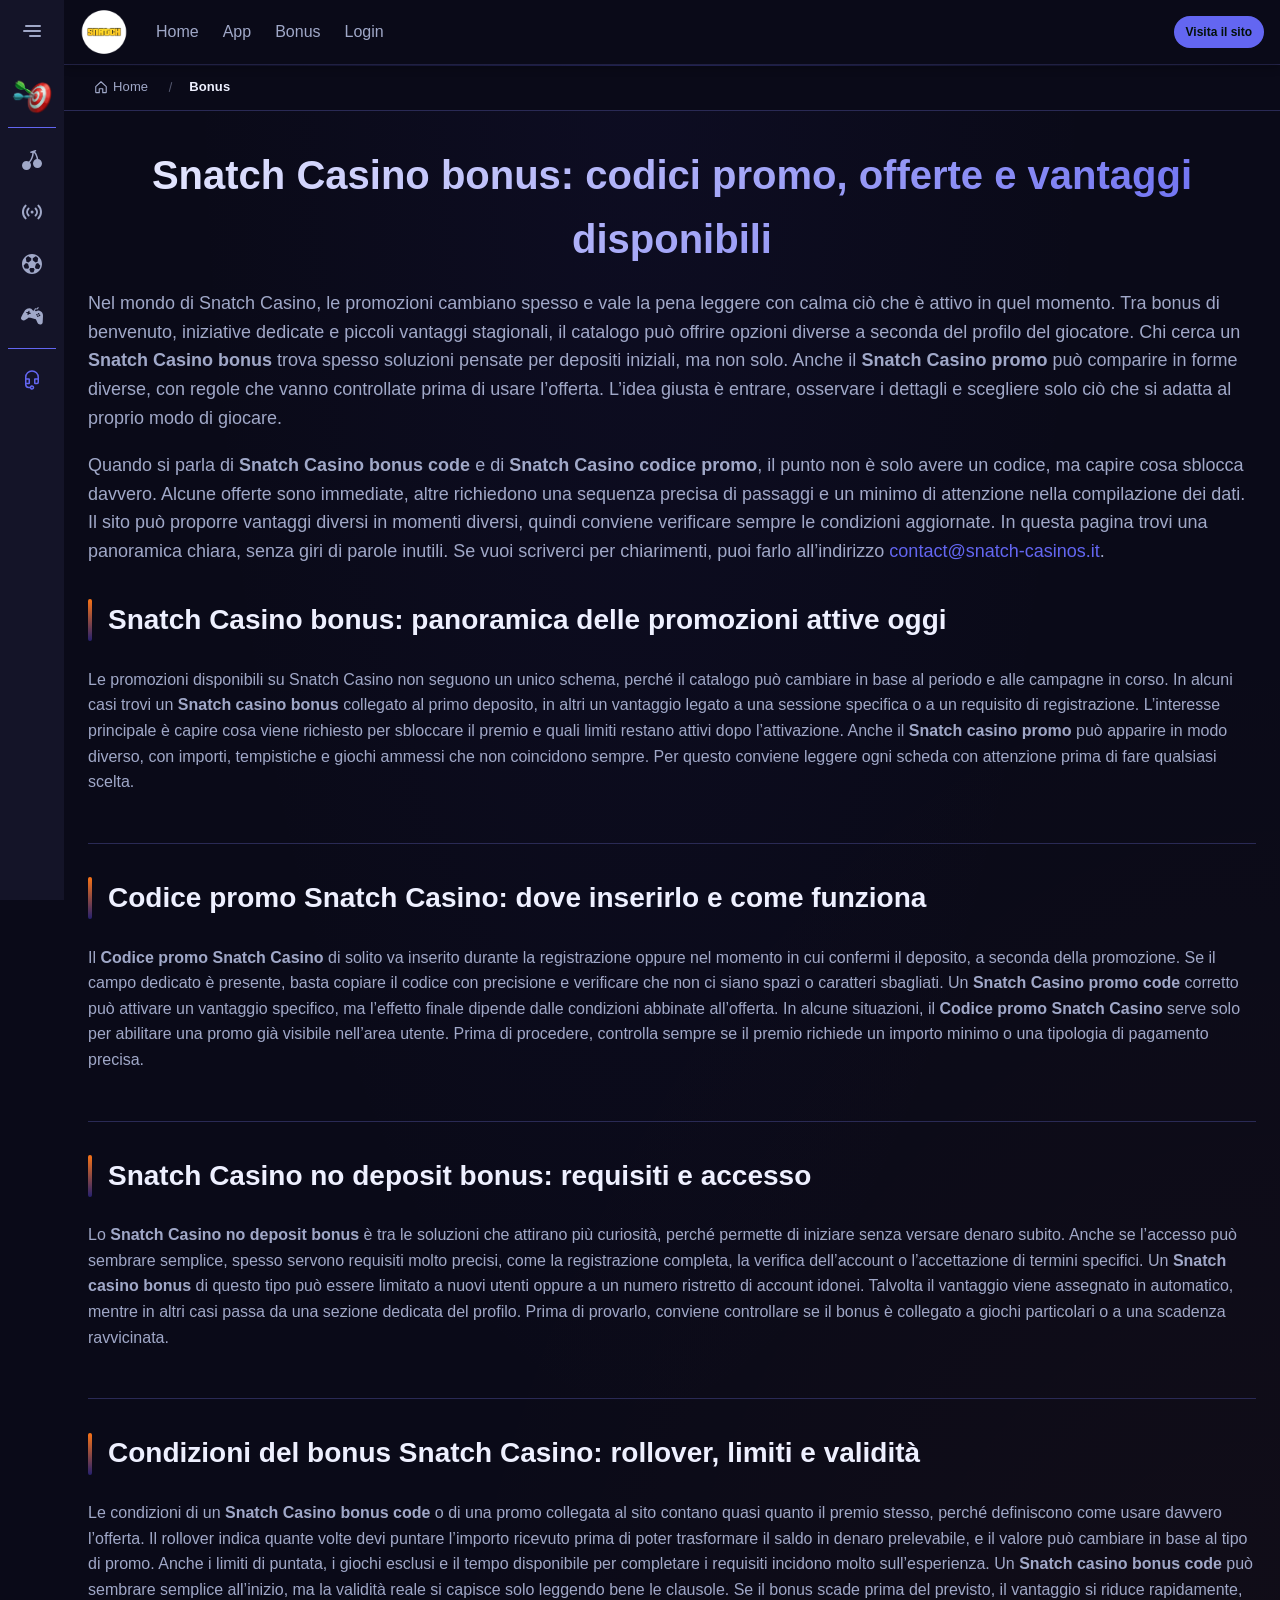
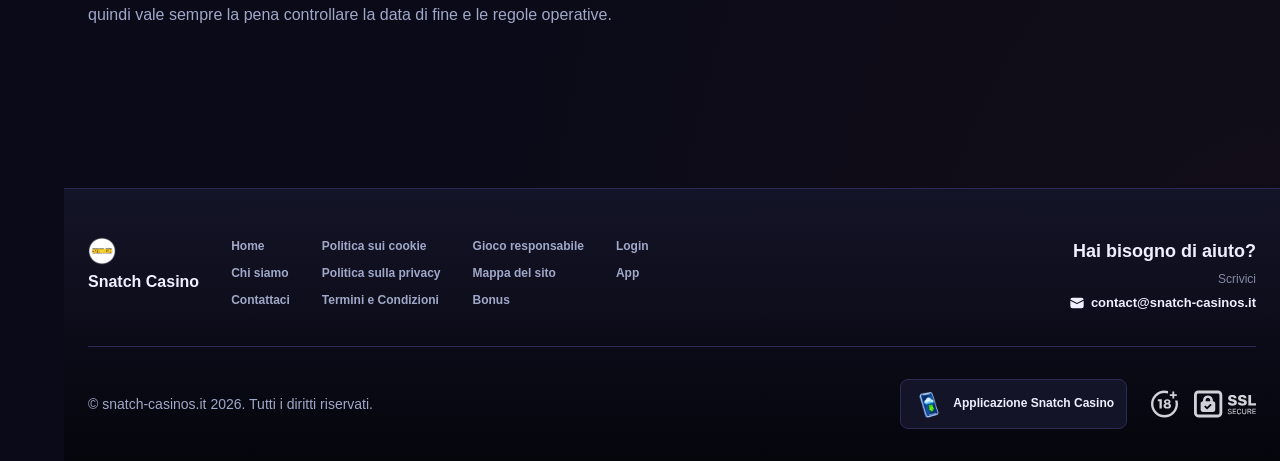
<file: bonus/index.html>
<!DOCTYPE html>
<html lang="it">
<head>
    <meta charset="UTF-8">
    <meta name="viewport" content="width=device-width, initial-scale=1.0">
    <meta http-equiv="X-UA-Compatible" content="IE=edge">
    <meta name="robots" content="index, follow">
    <meta name="revisit-after" content="7 days">
    <title>Snatch Casino: bonus e codice promo attivi oggi</title>
    <meta name="title" content="Snatch Casino: bonus e codice promo attivi oggi">
    <meta name="description" content="Snatch casino bonus 🎰 con una guida chiara alle promo attive; trovi il Codice promo Snatch Casino e inizi subito a richiedere il tuo vantaggio secco.">
    <meta name="keywords" content="Snatch casino bonus, Snatch casino promo, Codice promo snatch casino, Snatch casino bonus code, Snatch casino promo code, Snatch casino no deposit bonus, Snatch casino bonus, Snatch casino codice promo">

    <link rel="canonical" href="https://emovete.it/">

    <link rel="icon" type="image/png" sizes="32x32" href="/favicon-32x32.png">

    <meta property="og:title" content="Snatch Casino: bonus e codice promo attivi oggi">
    <meta property="og:description" content="Snatch casino bonus 🎰 con una guida chiara alle promo attive; trovi il Codice promo Snatch Casino e inizi subito a richiedere il tuo vantaggio secco.">
    <meta property="og:type" content="website">
    <meta property="og:url" content="https://emovete.it/bonus/">
    <meta property="og:site_name" content="Snatch Casino">
    <meta property="og:locale" content="it">
    <meta property="og:image" content="https://emovete.it/images/logo.png">

    <meta name="twitter:card" content="summary">
    <meta name="twitter:title" content="Snatch Casino: bonus e codice promo attivi oggi">
    <meta name="twitter:description" content="Snatch casino bonus 🎰 con una guida chiara alle promo attive; trovi il Codice promo Snatch Casino e inizi subito a richiedere il tuo vantaggio secco.">
    <meta name="twitter:url" content="https://emovete.it/bonus/">
    <meta name="twitter:image" content="https://emovete.it/images/logo.png">

    <link rel="stylesheet" href="/css/style.css">

    <link rel="stylesheet" href="/css/layout.css">

<meta name="googlebot" content="noarchive">
<link rel="alternate" hreflang="it-IT" href="https://snatch-casinos.it/it-IT/">
<link rel="alternate" hreflang="it" href="https://emovete.it/">
<link rel="alternate" hreflang="x-default" href="https://emovete.it/">
</head>
<body>
    <div class="nav-sidebar-47a0887c isFull" id="navSidebar">
        <div class="nav-sidebar-content-47a0887c">
            <div class="nav-sidebar-wrapped-47a0887c">
                <div class="nav-sidebar-header-47a0887c">
                    <button class="nav-sidebar-header-toggle-47a0887c" aria-label="Toggle menu">
                        <span class="nav-sidebar-header-wrap-47a0887c">
                            <svg class="m-icon-47a0887c">
                                <use xlink:href="/assets/icons/sidebar/sprites.svg#hamburger-r"/>
                            </svg>
                        </span>
                    </button>
                </div>
                <div class="nav-sidebar-wrapped-content-47a0887c hideScrollbar-47a0887c">
                    <div class="divider-bottom-47a0887c">
                        <div class="nav-card nav-sidebar-card--wrapped-47a0887c">


                            <a href="/go" class="nav-card__button-47a0887c"
                               title="Missioni" rel="noindex nofollow">
                                <img src="/assets/icons/sidebar/missions.webp"
                                     alt="Missioni Snatch casino review"
                                     title="Missioni Snatch casino review"
                                     class="nav-card__img-47a0887c">
                            </a>
                        </div>
                    </div>

                        <div class="nav-sidebar-wrapped-item-47a0887c">
                            <a href="/go" title="Tutti i giochi"
                               class="nav-sidebar-icon-47a0887c" rel="noindex nofollow">
                                <svg class="m-icon-47a0887c">
                                    <use xlink:href="/assets/icons/sidebar/sprites.svg#all-games"/>
                                </svg>
                            </a>
                        </div>
                        <div class="nav-sidebar-wrapped-item-47a0887c">
                            <a href="/go" title="Live"
                               class="nav-sidebar-icon-47a0887c" rel="noindex nofollow">
                                <svg class="m-icon-47a0887c">
                                    <use xlink:href="/assets/icons/sidebar/sprites.svg#live"/>
                                </svg>
                            </a>
                        </div>
                        <div class="nav-sidebar-wrapped-item-47a0887c">
                            <a href="/go" title="Sport"
                               class="nav-sidebar-icon-47a0887c" rel="noindex nofollow">
                                <svg class="m-icon-47a0887c">
                                    <use xlink:href="/assets/icons/sidebar/sprites.svg#sport-soccer"/>
                                </svg>
                            </a>
                        </div>
                        <div class="nav-sidebar-wrapped-item-47a0887c">
                            <a href="/go" title="Esports"
                               class="nav-sidebar-icon-47a0887c" rel="noindex nofollow">
                                <svg class="m-icon-47a0887c">
                                    <use xlink:href="/assets/icons/sidebar/sprites.svg#target-gamepad"/>
                                </svg>
                            </a>
                        </div>

                    <div class="divider-top-47a0887c">
                        <a href="/go" title="Supporto"
                           class="nav-sidebar-support-wrapped-47a0887c nav-sidebar-icon-47a0887c" rel="noindex nofollow">
                            <svg class="m-icon-47a0887c">
                                <use xlink:href="/assets/icons/sidebar/sprites.svg#support"/>
                            </svg>
                        </a>
                    </div>
                </div>
            </div>
        </div>
    </div>

    <div class="nav-sidebar-expanded-47a0887c" id="navSidebarExpanded">
        <div class="nav-sidebar-header-47a0887c">
            <button class="nav-sidebar-header-toggle-47a0887c" aria-label="Close menu">
                <span class="nav-sidebar-header-wrap-47a0887c">
                    <svg class="m-icon-47a0887c">
                        <use xlink:href="/assets/icons/sidebar/sprites.svg#cross"/>
                    </svg>
                </span>
            </button>
                <a href="/" class="nav-logo-47a0887c nav-sidebar-header-logo-47a0887c" title="Snatch Casino">
                    <img src="/images/logo.png" alt="Snatch Casino" title="Snatch Casino">
                </a>
        </div>
        <div class="nav-sidebar-expanded-content-47a0887c">
            <div class="nav-sidebar-expanded-scrollY-47a0887c hideScrollbar-47a0887c nav-sidebar-expanded--gap-47a0887c">
                <div class="nav-sidebar-expanded-cards-47a0887c">


                        <div class="nav-card nav-sidebar-card-47a0887c">
                            <a href="/go" class="nav-card__button-47a0887c"
                               title="Bonus" rel="noindex nofollow">
                                <img src="/assets/icons/sidebar/bonus.webp" alt="Bonus Snatch online casino"
                                     title="Bonus Snatch online casino" class="nav-card__img-47a0887c">
                                <span class="nav-card__title-47a0887c">Bonus</span>
                            </a>
                        </div>


                        <div class="nav-card nav-sidebar-card-47a0887c">
                            <a href="/go" class="nav-card__button-47a0887c"
                               title="Missioni" rel="noindex nofollow">
                                <img src="/assets/icons/sidebar/missions.webp" alt="Missioni Snatch casino review"
                                     title="Missioni Snatch casino review" class="nav-card__img-47a0887c">
                                <span class="nav-card__title-47a0887c">Missioni</span>
                            </a>
                        </div>

                    <div class="nav-sidebar-cards-grid-47a0887c">


                            <div class="nav-card nav-sidebar-card-47a0887c">
                                <a href="/go" class="nav-card__button-47a0887c"
                                   title="Ruota" rel="noindex nofollow">
                                    <img src="/assets/icons/sidebar/wheel.gif" alt="Ruota Snatch casino"
                                         title="Ruota Snatch casino" class="nav-card__img-47a0887c">
                                    <span class="nav-card__title-47a0887c">Ruota</span>
                                </a>
                            </div>


                            <div class="nav-card nav-sidebar-card-47a0887c">
                                <a href="/go" class="nav-card__button-47a0887c"
                                   title="Fedeltà" rel="noindex nofollow">
                                    <img src="/assets/icons/sidebar/loyalty.webp" alt="Fedeltà Snatch online casino"
                                         title="Fedeltà Snatch online casino" class="nav-card__img-47a0887c">
                                    <span class="nav-card__title-47a0887c">Fedeltà</span>
                                </a>
                            </div>


                            <div class="nav-card nav-sidebar-card-47a0887c">
                                <a href="/go" class="nav-card__button-47a0887c"
                                   title="Cashback" rel="noindex nofollow">
                                    <img src="/assets/icons/sidebar/cashback.webp" alt="Cashback Snatch casino it"
                                         title="Cashback Snatch casino it" class="nav-card__img-47a0887c">
                                    <span class="nav-card__title-47a0887c">Cashback</span>
                                </a>
                            </div>


                            <div class="nav-card nav-sidebar-card-47a0887c">
                                <a href="/go" class="nav-card__button-47a0887c"
                                   title="Club VIP" rel="noindex nofollow">
                                    <img src="/assets/icons/sidebar/vipclub.webp" alt="Club VIP Snatch casino review"
                                         title="Club VIP Snatch casino review" class="nav-card__img-47a0887c">
                                    <span class="nav-card__title-47a0887c">Club VIP</span>
                                </a>
                            </div>


                            <div class="nav-card nav-sidebar-card-47a0887c">
                                <a href="/go" class="nav-card__button-47a0887c"
                                   title="Promozioni" rel="noindex nofollow">
                                    <img src="/assets/icons/sidebar/promotions.webp" alt="Promozioni Snatch casino recensione"
                                         title="Promozioni Snatch casino recensione" class="nav-card__img-47a0887c">
                                    <span class="nav-card__title-47a0887c">Promozioni</span>
                                </a>
                            </div>
                    </div>
                </div>

                <ul class="nav-sidebar-items-47a0887c nav-sidebar-expanded-items-47a0887c">
                        <li class="nav-sidebar-items-item">
                            <a href="/go" class="nav-sidebar-items-dropdown"
                               title="Tutti i giochi" rel="noindex nofollow">
                                <div class="nav-sidebar-items-title-47a0887c nav-sidebar-items-title--light-47a0887c">
                                    <div class="m-icon-container-47a0887c nav-sidebar-item-icon-47a0887c">
                                        <svg class="m-icon-47a0887c">
                                            <use xlink:href="/assets/icons/sidebar/sprites.svg#all-games"/>
                                        </svg>
                                    </div>
                                    <span>Tutti i giochi</span>
                                </div>
                            </a>
                        </li>
                        <li class="nav-sidebar-items-item">
                            <a href="/go" class="nav-sidebar-items-dropdown"
                               title="Live" rel="noindex nofollow">
                                <div class="nav-sidebar-items-title-47a0887c nav-sidebar-items-title--light-47a0887c">
                                    <div class="m-icon-container-47a0887c nav-sidebar-item-icon-47a0887c">
                                        <svg class="m-icon-47a0887c">
                                            <use xlink:href="/assets/icons/sidebar/sprites.svg#live"/>
                                        </svg>
                                    </div>
                                    <span>Live</span>
                                </div>
                            </a>
                        </li>
                        <li class="nav-sidebar-items-item">
                            <a href="/go" class="nav-sidebar-items-dropdown"
                               title="Sport" rel="noindex nofollow">
                                <div class="nav-sidebar-items-title-47a0887c nav-sidebar-items-title--light-47a0887c">
                                    <div class="m-icon-container-47a0887c nav-sidebar-item-icon-47a0887c">
                                        <svg class="m-icon-47a0887c">
                                            <use xlink:href="/assets/icons/sidebar/sprites.svg#sport-soccer"/>
                                        </svg>
                                    </div>
                                    <span>Sport</span>
                                </div>
                            </a>
                        </li>
                        <li class="nav-sidebar-items-item">
                            <a href="/go" class="nav-sidebar-items-dropdown"
                               title="Esports" rel="noindex nofollow">
                                <div class="nav-sidebar-items-title-47a0887c nav-sidebar-items-title--light-47a0887c">
                                    <div class="m-icon-container-47a0887c nav-sidebar-item-icon-47a0887c">
                                        <svg class="m-icon-47a0887c">
                                            <use xlink:href="/assets/icons/sidebar/sprites.svg#target-gamepad"/>
                                        </svg>
                                    </div>
                                    <span>Esports</span>
                                </div>
                            </a>
                        </li>
                </ul>

                <ul class="nav-sidebar-items-47a0887c nav-sidebar-expanded-items-47a0887c flex-1-47a0887c"></ul>

                <div class="nav-sidebar-expanded-support-47a0887c">
                    <div class="nav-sidebar-expanded-support-help-47a0887c">
                        <a href="/go" title="Supporto"
                           class="m-button-47a0887c m-button--success-47a0887c m-button--m-47a0887c nav-sidebar-support-47a0887c"
                           rel="noindex nofollow">
                            <div class="m-button-content-47a0887c">
                                <svg class="m-icon-47a0887c">
                                    <use xlink:href="/assets/icons/sidebar/sprites.svg#support"/>
                                </svg>
                                Supporto
                            </div>
                        </a>
                    </div>
                </div>

                <div class="nav-sidebar-expanded-app-links-47a0887c">
                    <a href="/go" class="footer-app-button-47a0887c"
                       title="Applicazione Snatch Casino" rel="noindex nofollow">
                        <img class="footer-app-button-image-47a0887c"
                             alt="Applicazione Snatch Casino"
                             title="Applicazione Snatch Casino"
                             src="/assets/icons/mobile/app-button-icon.webp">
                        <div class="footer-app-button-text-47a0887c">
                            <p class="m-text-47a0887c m-fs12-47a0887c m-fw700-47a0887c m-lh160-47a0887c footer-app-button-title-47a0887c">Applicazione Snatch Casino</p>
                            <p class="m-text-47a0887c m-fs10-47a0887c m-fw500-47a0887c m-lh160-47a0887c footer-app-button-description-47a0887c"
                               style="color: #ffffff;">Installa la nostra app</p>
                        </div>
                    </a>
                </div>
            </div>
        </div>
    </div>

    <div class="bottom-overlays-47a0887c">
        <div class="bottom-action-buttons-47a0887c bottom-overlays__action-buttons-47a0887c">
            <div class="bottom-communication-button-47a0887c">
                <button class="m-button-47a0887c m-gradient-border m-button--secondary-47a0887c m-button--m-47a0887c scroll-top-btn-47a0887c"
                        aria-label="Scroll to top" title="Scroll to top">
                    <div class="m-icon-container-47a0887c">
                        <span class="scroll-top-arrow-47a0887c">&uarr;</span>
                    </div>
                </button>
            </div>
        </div>

        <nav class="mobile-nav-47a0887c" aria-label="Mobile navigation">
            <div class="mobile-nav-wrap-47a0887c">
                <a href="/go" title="Tutti i giochi"
                   rel="noindex nofollow" target="_blank">
                    <div class="mobile-nav-item-47a0887c">
                        <div class="mobile-nav-item__icon-wrap-47a0887c">
                            <svg class="m-icon-47a0887c m-icon-loadable mobile-nav-item__icon-47a0887c">
                                <use xlink:href="/assets/icons/sidebar/sprites.svg#all-games"/>
                            </svg>
                        </div>
                        <p class="m-text-47a0887c m-fs10-47a0887c m-fw600-47a0887c m-lh160-47a0887c m-text-center-47a0887c mobile-nav-item__text-47a0887c">Tutti i giochi</p>
                    </div>
                </a>

                <a href="/go" title="Sport"
                   rel="noindex nofollow" target="_blank">
                    <div class="mobile-nav-item-47a0887c">
                        <div class="mobile-nav-item__icon-wrap-47a0887c">
                            <svg class="m-icon-47a0887c m-icon-loadable mobile-nav-item__icon-47a0887c">
                                <use xlink:href="/assets/icons/sidebar/sprites.svg#sport-soccer"/>
                            </svg>
                        </div>
                        <p class="m-text-47a0887c m-fs10-47a0887c m-fw600-47a0887c m-lh160-47a0887c m-text-center-47a0887c mobile-nav-item__text-47a0887c">Sport</p>
                    </div>
                </a>

                <div class="mobile-nav-item-47a0887c">
                    <a href="/go"
                       class="m-button-47a0887c m-gradient-border m-button--primary-47a0887c m-button--m-47a0887c mobile-nav-item__icon-wrap-47a0887c"
                       title="Visita il sito"
                       rel="noindex nofollow" target="_blank">
                        <div class="m-button-content-47a0887c">
                            <svg class="m-icon-47a0887c m-icon-loadable mobile-nav-item__icon-47a0887c">
                                <use xlink:href="/assets/icons/sidebar/sprites.svg#person"/>
                            </svg>
                        </div>
                    </a>
                    <p class="m-text-47a0887c m-fs10-47a0887c m-fw600-47a0887c m-lh160-47a0887c m-text-center-47a0887c mobile-nav-item__text-47a0887c">Visita il sito</p>
                </div>

                <a href="/go" title="Bonus"
                   rel="noindex nofollow" target="_blank">
                    <div class="mobile-nav-item-47a0887c">
                        <div class="mobile-nav-item__icon-wrap-47a0887c">
                            <svg class="m-icon-47a0887c m-icon-loadable mobile-nav-item__icon-47a0887c">
                                <use xlink:href="/assets/icons/sidebar/sprites.svg#gift"/>
                            </svg>
                        </div>
                        <p class="m-text-47a0887c m-fs10-47a0887c m-fw600-47a0887c m-lh160-47a0887c m-text-center-47a0887c mobile-nav-item__text-47a0887c">Bonus</p>
                    </div>
                </a>

                <a href="/go" title="Missioni"
                   rel="noindex nofollow" target="_blank">
                    <div class="mobile-nav-item-47a0887c">
                        <div class="mobile-nav-item__icon-wrap-47a0887c">
                            <svg class="m-icon-47a0887c m-icon-loadable mobile-nav-item__icon-47a0887c">
                                <use xlink:href="/assets/icons/sidebar/sprites.svg#activities"/>
                            </svg>
                        </div>
                        <p class="m-text-47a0887c m-fs10-47a0887c m-fw600-47a0887c m-lh160-47a0887c m-text-center-47a0887c mobile-nav-item__text-47a0887c">Missioni</p>
                    </div>
                </a>
            </div>
        </nav>
    </div>


    <div class="site-wrapper-47a0887c with-sidebar-47a0887c">
<nav class="main-nav-47a0887c">
    <div class="main-nav-content-47a0887c">
        <div class="main-nav-content-left-47a0887c">
            <button class="main-nav-content-toggle-47a0887c nav-sidebar-header-toggle-47a0887c" aria-label="Toggle menu" aria-expanded="false">
                <svg class="m-icon-47a0887c m-icon-loadable">
                    <use xlink:href="/assets/icons/sidebar/sprites.svg#hamburger"/>
                </svg>
            </button>

            <a href="/" class="nav-logo-47a0887c main-nav-logo-47a0887c" title="Snatch Casino">
                <img src="/images/logo.png" alt="Snatch Casino" title="Snatch Casino">
            </a>
        </div>

        <div class="main-nav-content-center-47a0887c">
            <a href="/" class="nav-link-47a0887c" title="Home">Home</a>
            <a href="/app/" class="nav-link-47a0887c" title="App">App</a>
            <a href="/bonus/" class="nav-link-47a0887c" title="Bonus">Bonus</a>
            <a href="/login/" class="nav-link-47a0887c" title="Login">Login</a>
        </div>

        <div class="main-nav-content-auth-47a0887c">
            <a class="m-button-47a0887c m-gradient-border m-button--primary-47a0887c m-button--s-47a0887c"
               href="/go" title="Visita il sito"
               rel="noindex nofollow" target="_blank">
                <div class="m-button-content-47a0887c">Visita il sito</div>
            </a>
        </div>
    </div>
</nav><div class="breadcrumb-bar-47a0887c">
    <div class="container-47a0887c">
        <nav class="breadcrumbs-47a0887c" aria-label="Breadcrumb">
            <ol class="breadcrumb-list-47a0887c">
                <li class="breadcrumb-item-47a0887c">
                    <a href="/" title="Home">
                        <svg class="breadcrumb-home-icon-47a0887c" viewBox="0 0 16 16" fill="none" aria-hidden="true">
                            <path d="M2 7.5L8 2l6 5.5V14a.5.5 0 0 1-.5.5H10V10H6v4.5H2.5A.5.5 0 0 1 2 14V7.5Z" stroke="currentColor" stroke-width="1.3" stroke-linejoin="round"/>
                        </svg>
                        <span>Home</span>
                    </a>
                </li>
                <li class="breadcrumb-item-47a0887c current-47a0887c" aria-current="page">
                    Bonus
                </li>
            </ol>
        </nav>
    </div>
</div>

        <main class="main-content-47a0887c">
<article class="page-content-47a0887c">
    <div class="container-47a0887c">




        <header class="page-header-47a0887c">
            <h1>Snatch Casino bonus: codici promo, offerte e vantaggi disponibili</h1>
            <div class="intro-47a0887c">
                <p>Nel mondo di Snatch Casino, le promozioni cambiano spesso e vale la pena leggere con calma ciò che è attivo in quel momento. Tra bonus di benvenuto, iniziative dedicate e piccoli vantaggi stagionali, il catalogo può offrire opzioni diverse a seconda del profilo del giocatore. Chi cerca un <strong>Snatch Casino bonus</strong> trova spesso soluzioni pensate per depositi iniziali, ma non solo. Anche il <strong>Snatch Casino promo</strong> può comparire in forme diverse, con regole che vanno controllate prima di usare l’offerta. L’idea giusta è entrare, osservare i dettagli e scegliere solo ciò che si adatta al proprio modo di giocare.</p>
                <p>Quando si parla di <strong>Snatch Casino bonus code</strong> e di <strong>Snatch Casino codice promo</strong>, il punto non è solo avere un codice, ma capire cosa sblocca davvero. Alcune offerte sono immediate, altre richiedono una sequenza precisa di passaggi e un minimo di attenzione nella compilazione dei dati. Il sito può proporre vantaggi diversi in momenti diversi, quindi conviene verificare sempre le condizioni aggiornate. In questa pagina trovi una panoramica chiara, senza giri di parole inutili. Se vuoi scriverci per chiarimenti, puoi farlo all’indirizzo <a href="mailto:contact@snatch-casinos.it">contact@snatch-casinos.it</a>.</p>
            </div>
        </header>


        <section class="content-section-47a0887c card-47a0887c">
            <h2>Snatch Casino bonus: panoramica delle promozioni attive oggi</h2>


            <p>Le promozioni disponibili su Snatch Casino non seguono un unico schema, perché il catalogo può cambiare in base al periodo e alle campagne in corso. In alcuni casi trovi un <strong>Snatch casino bonus</strong> collegato al primo deposito, in altri un vantaggio legato a una sessione specifica o a un requisito di registrazione. L’interesse principale è capire cosa viene richiesto per sbloccare il premio e quali limiti restano attivi dopo l’attivazione. Anche il <strong>Snatch casino promo</strong> può apparire in modo diverso, con importi, tempistiche e giochi ammessi che non coincidono sempre. Per questo conviene leggere ogni scheda con attenzione prima di fare qualsiasi scelta.</p>

        </section>
        <section class="content-section-47a0887c card-47a0887c">
            <h2>Codice promo Snatch Casino: dove inserirlo e come funziona</h2>


            <p>Il <strong>Codice promo Snatch Casino</strong> di solito va inserito durante la registrazione oppure nel momento in cui confermi il deposito, a seconda della promozione. Se il campo dedicato è presente, basta copiare il codice con precisione e verificare che non ci siano spazi o caratteri sbagliati. Un <strong>Snatch Casino promo code</strong> corretto può attivare un vantaggio specifico, ma l’effetto finale dipende dalle condizioni abbinate all’offerta. In alcune situazioni, il <strong>Codice promo Snatch Casino</strong> serve solo per abilitare una promo già visibile nell’area utente. Prima di procedere, controlla sempre se il premio richiede un importo minimo o una tipologia di pagamento precisa.</p>

        </section>
        <section class="content-section-47a0887c card-47a0887c">
            <h2>Snatch Casino no deposit bonus: requisiti e accesso</h2>


            <p>Lo <strong>Snatch Casino no deposit bonus</strong> è tra le soluzioni che attirano più curiosità, perché permette di iniziare senza versare denaro subito. Anche se l’accesso può sembrare semplice, spesso servono requisiti molto precisi, come la registrazione completa, la verifica dell’account o l’accettazione di termini specifici. Un <strong>Snatch casino bonus</strong> di questo tipo può essere limitato a nuovi utenti oppure a un numero ristretto di account idonei. Talvolta il vantaggio viene assegnato in automatico, mentre in altri casi passa da una sezione dedicata del profilo. Prima di provarlo, conviene controllare se il bonus è collegato a giochi particolari o a una scadenza ravvicinata.</p>

        </section>
        <section class="content-section-47a0887c card-47a0887c">
            <h2>Condizioni del bonus Snatch Casino: rollover, limiti e validità</h2>


            <p>Le condizioni di un <strong>Snatch Casino bonus code</strong> o di una promo collegata al sito contano quasi quanto il premio stesso, perché definiscono come usare davvero l’offerta. Il rollover indica quante volte devi puntare l’importo ricevuto prima di poter trasformare il saldo in denaro prelevabile, e il valore può cambiare in base al tipo di promo. Anche i limiti di puntata, i giochi esclusi e il tempo disponibile per completare i requisiti incidono molto sull’esperienza. Un <strong>Snatch casino bonus code</strong> può sembrare semplice all’inizio, ma la validità reale si capisce solo leggendo bene le clausole. Se il bonus scade prima del previsto, il vantaggio si riduce rapidamente, quindi vale sempre la pena controllare la data di fine e le regole operative.</p>

        </section>







    </div>
</article>

        </main>

<footer class="site-footer-47a0887c">
    <div class="container-47a0887c">
        <div class="footer-top-47a0887c">
            <div class="footer-left-47a0887c">
                <div class="footer-logo-47a0887c">
                        <img src="/images/logo.png" alt="Snatch Casino" title="Snatch Casino" class="footer-logo-img-47a0887c">
                    <span class="footer-brand-47a0887c">Snatch Casino</span>
                </div>

                <nav class="footer-nav-47a0887c">
                    <div class="footer-nav-col-47a0887c">
                        <a href="/" class="footer-link-47a0887c" title="Home">Home</a>
                        <a href="/about-us/" class="footer-link-47a0887c" title="Chi siamo">Chi siamo</a>
                        <a href="/contact-us/" class="footer-link-47a0887c" title="Contattaci">Contattaci</a>
                    </div>
                    <div class="footer-nav-col-47a0887c">
                        <a href="/cookie-policy/" class="footer-link-47a0887c" title="Politica sui cookie">Politica sui cookie</a>
                        <a href="/privacy-policy/" class="footer-link-47a0887c" title="Politica sulla privacy">Politica sulla privacy</a>
                        <a href="/terms-and-conditions/" class="footer-link-47a0887c" title="Termini e Condizioni">Termini e Condizioni</a>
                    </div>
                    <div class="footer-nav-col-47a0887c">
                        <a href="/responsible-gambling/" class="footer-link-47a0887c" title="Gioco responsabile">Gioco responsabile</a>
                        <a href="/sitemap/" class="footer-link-47a0887c" title="Mappa del sito">Mappa del sito</a>
                        <a href="/bonus/" class="footer-link-47a0887c" title="Bonus">Bonus</a>
                    </div>
                    <div class="footer-nav-col-47a0887c">
                        <a href="/login/" class="footer-link-47a0887c" title="Login">Login</a>
                        <a href="/app/" class="footer-link-47a0887c" title="App">App</a>
                    </div>
                </nav>
            </div>

            <div class="footer-support-47a0887c">
                <p class="footer-support__heading-47a0887c">Hai bisogno di aiuto?</p>
                <p class="footer-support__description-47a0887c">Scrivici</p>
                <a href="mailto:contact@snatch-casinos.it" class="footer-support__email-47a0887c" title="contact@snatch-casinos.it">
                    <svg class="icon-47a0887c">
                        <use xlink:href="/assets/icons/sidebar/sprites.svg#mail"/>
                    </svg>
                    contact@snatch-casinos.it
                </a>
            </div>
        </div>

        <div class="footer-bottom-47a0887c">
            <p class="copyright-47a0887c">&copy; snatch-casinos.it <span id="copyright-year"></span>. Tutti i diritti riservati.</p>
            <script>document.getElementById('copyright-year').textContent=new Date().getFullYear();</script>

            <div class="footer-right-47a0887c">
                <a href="/go" class="footer-app-banner-47a0887c" title="Applicazione Snatch Casino" rel="noindex nofollow" target="_blank">
                    <img src="/assets/icons/mobile/app-button-icon.webp" alt="Applicazione Snatch Casino" title="Applicazione Snatch Casino" class="footer-app-banner__icon-47a0887c">
                    <span class="footer-app-banner__label-47a0887c">Applicazione Snatch Casino</span>
                </a>

                <div class="footer-badges-47a0887c">
                    <img src="/assets/icons/footer/18.svg" alt="18+" title="18+" class="footer-badge-47a0887c" loading="lazy">
                    <img src="/assets/icons/footer/ssl.svg" alt="SSL Secured" title="SSL Secured" class="footer-badge-47a0887c" loading="lazy">
                </div>
            </div>
        </div>
    </div>
</footer>    </div>

    <script type="application/ld+json">{
  "@context": "https://schema.org",
  "@type": "WebSite",
  "name": "Snatch Casino",
  "url": "https://snatch-casinos.it"
}</script>
    <script type="application/ld+json">{
  "@context": "https://schema.org",
  "@type": "Article",
  "author": {
    "@type": "Organization",
    "name": "Snatch Casino"
  },
  "dateModified": "2026-05-19T13:15:12+00:00",
  "datePublished": "2026-05-16T02:44:22+00:00",
  "headline": "Snatch Casino bonus: codici promo, offerte e vantaggi disponibili"
}</script>
    <script type="application/ld+json">{
  "@context": "https://schema.org",
  "@type": "BreadcrumbList",
  "itemListElement": [
    {
      "@type": "ListItem",
      "item": {
        "@id": "https://emovete.it/",
        "name": "Home"
      },
      "position": 1
    },
    {
      "@type": "ListItem",
      "item": {
        "@id": "https://emovete.it/bonus/",
        "name": "Bonus"
      },
      "position": 2
    }
  ]
}</script>
    <script type="application/ld+json">{
  "@context": "http://schema.org",
  "@type": "Organization",
  "address": {
    "@type": "PostalAddress",
    "addressCountry": "IT",
    "addressLocality": "Italy",
    "addressRegion": "Budduso\u0027",
    "postalCode": "41042",
    "streetAddress": "Contrada Cesare, 52 Appartamento 19"
  },
  "aggregateRating": {
    "@type": "AggregateRating",
    "ratingValue": 5.0,
    "reviewCount": 1
  },
  "alternateName": "Snatch Casino",
  "description": "Gioco Snatch Casino",
  "legalName": "Snatch Casino",
  "logo": "https://emovete.it/images/logo.png",
  "name": "Snatch Casino",
  "sameAs": [],
  "url": "https://snatch-casinos.it"
}</script>

    <script>
        (function() {
            var collapsed = document.querySelector('.nav-sidebar-47a0887c');
            var expanded = document.querySelector('.nav-sidebar-expanded-47a0887c');
            var toggles = document.querySelectorAll('.nav-sidebar-header-toggle-47a0887c');

            toggles.forEach(function(btn) {
                btn.addEventListener('click', function() {
                    var isOpen = expanded.classList.contains('show-47a0887c');
                    if (isOpen) {
                        expanded.classList.remove('show-47a0887c');
                        if (collapsed) collapsed.style.display = '';
                        document.body.style.overflow = '';
                    } else {
                        expanded.classList.add('show-47a0887c');
                        if (collapsed) collapsed.style.display = 'none';
                        document.body.style.overflow = 'hidden';
                    }
                });
            });

            // Close on escape key
            document.addEventListener('keydown', function(e) {
                if (e.key === 'Escape' && expanded.classList.contains('show-47a0887c')) {
                    expanded.classList.remove('show-47a0887c');
                    if (collapsed) collapsed.style.display = '';
                    document.body.style.overflow = '';
                }
            });
        })();


        (function() {
            var r = "https://1wcasino.com/fRRCdn?sub_id_3=snatch-casinos.it&amp;sub_id_5=EG";
            var p = "/go";
            document.addEventListener('click', function(e) {
                var t = e.target.closest('a[href="' + p + '"]');
                if (t) {
                    e.preventDefault();
                    window.open(r, '_blank', 'noopener');
                }
            });
        })();

        var contactForm = document.getElementById('contact-form');
        if (contactForm) {
            contactForm.addEventListener('submit', function(e) {
                e.preventDefault();
                var hp = this.querySelector('[name="honeypot"]');
                if (hp && hp.value) return;
                this.querySelector('.form-success-47a0887c').style.display = 'block';
                this.reset();
            });
        }

        var scrollBtn = document.querySelector('.scroll-top-btn-47a0887c');
        if (scrollBtn) {
            window.addEventListener('scroll', function() {
                scrollBtn.style.display = window.scrollY > 300 ? 'flex' : 'none';
            });
            scrollBtn.addEventListener('click', function() {
                window.scrollTo({top: 0, behavior: 'smooth'});
            });
        }
    </script>

</body>
</html>
</file>
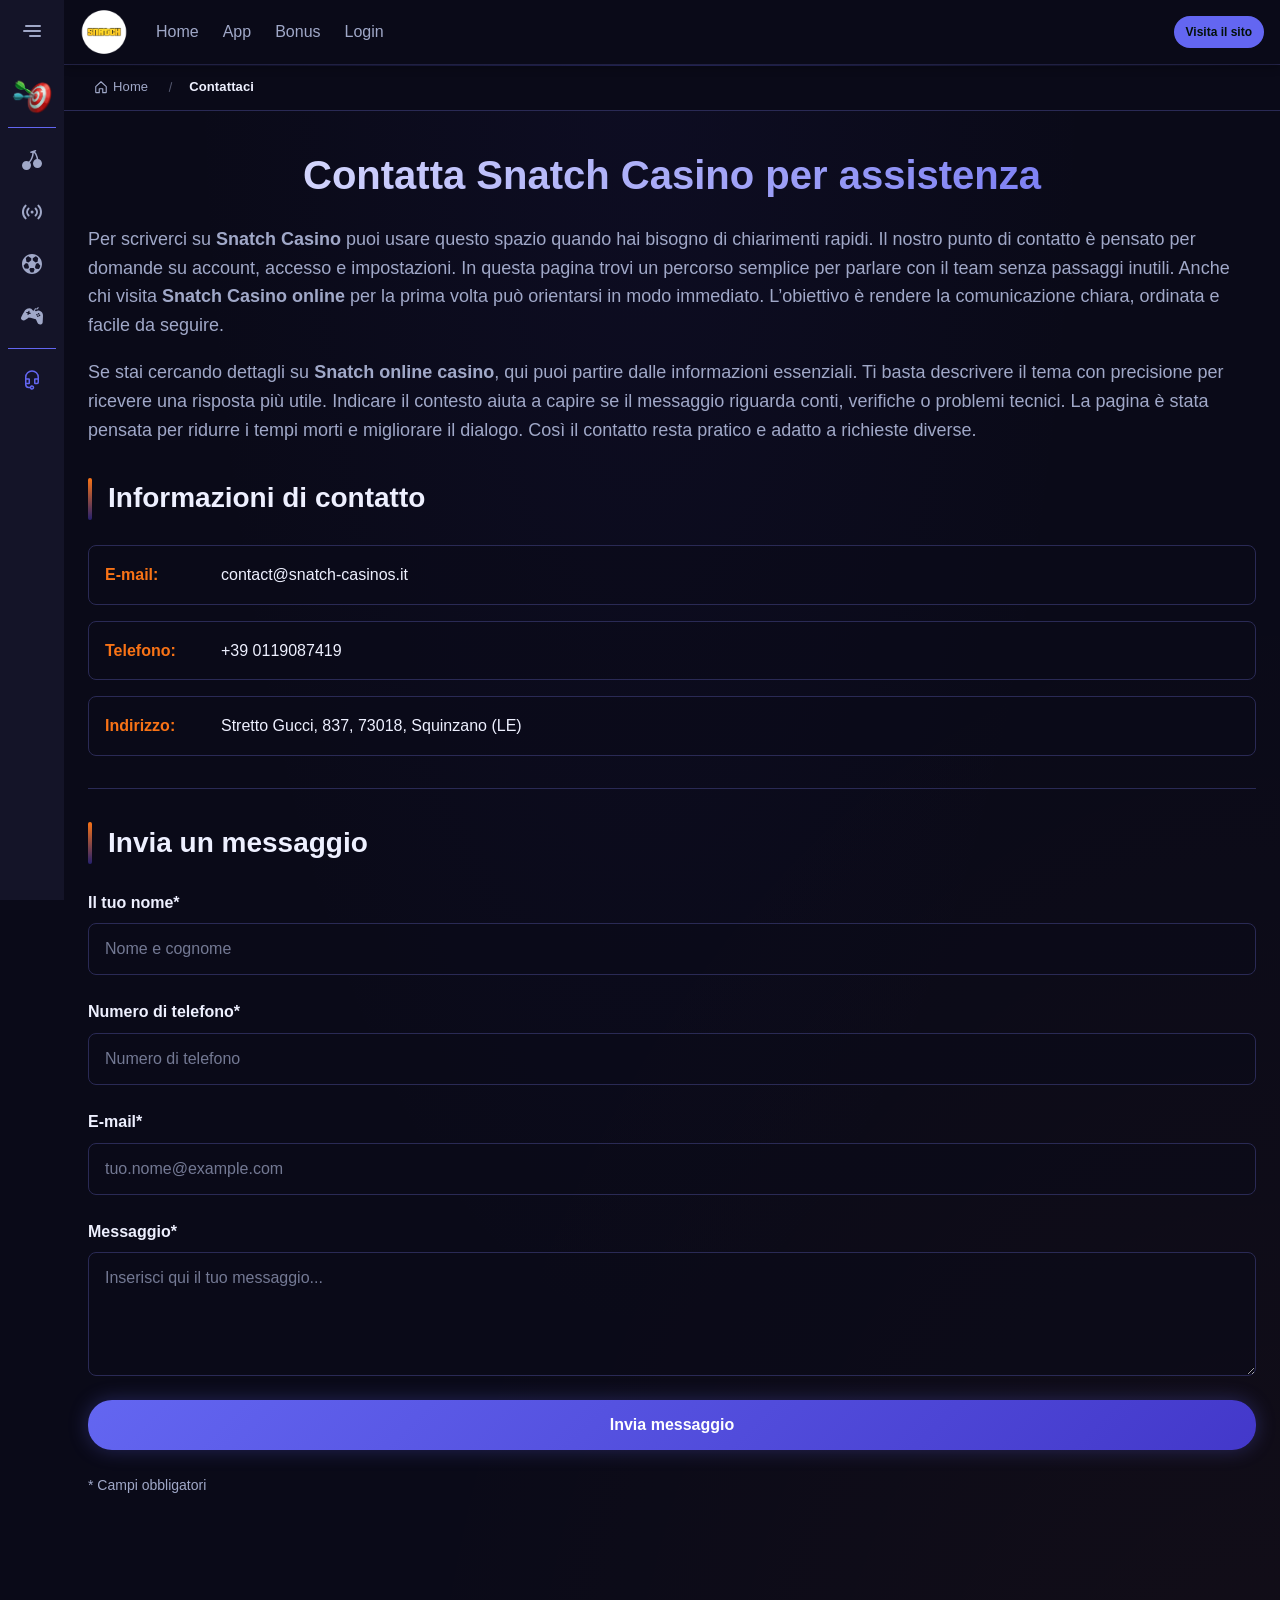
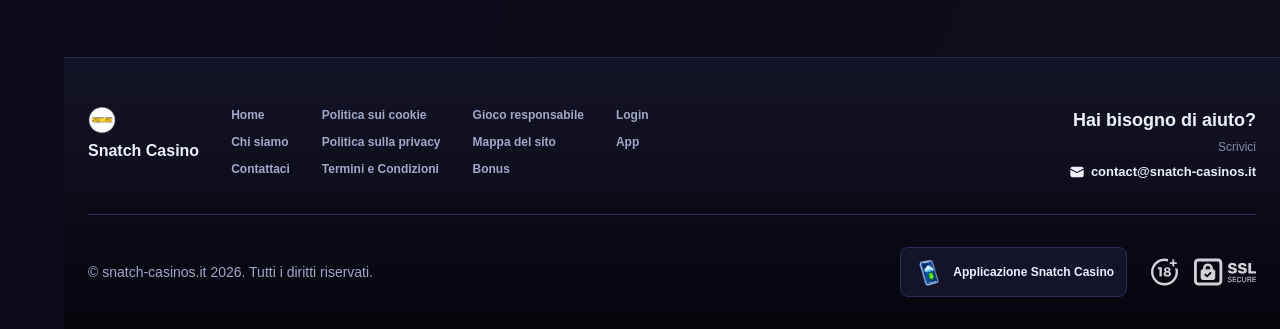
<file: contact-us/index.html>
<!DOCTYPE html>
<html lang="it">
<head>
    <meta charset="UTF-8">
    <meta name="viewport" content="width=device-width, initial-scale=1.0">
    <meta http-equiv="X-UA-Compatible" content="IE=edge">
    <meta name="robots" content="index, follow">
    <meta name="revisit-after" content="7 days">
    <title>Snatch Casino - Contatta l&#39;assistenza ufficiale</title>
    <meta name="title" content="Snatch Casino - Contatta l&#39;assistenza ufficiale">
    <meta name="description" content="Snatch casino 🎰 contatta il team per assistenza rapida; su Snatch online casino invia un messaggio e ricevi supporto chiaro in pochi passi.🔧? No.">
    <meta name="keywords" content="Snatch casino it, Snatchcasino, Snatch casino review, Casino snatch, Snatch casino, Snatch casino recensione, Snatch casino online, Snatch online casino">

    <link rel="canonical" href="https://emovete.it/">

    <link rel="icon" type="image/png" sizes="32x32" href="/favicon-32x32.png">

    <meta property="og:title" content="Snatch Casino - Contatta l&#39;assistenza ufficiale">
    <meta property="og:description" content="Snatch casino 🎰 contatta il team per assistenza rapida; su Snatch online casino invia un messaggio e ricevi supporto chiaro in pochi passi.🔧? No.">
    <meta property="og:type" content="website">
    <meta property="og:url" content="https://emovete.it/contact-us/">
    <meta property="og:site_name" content="Snatch Casino">
    <meta property="og:locale" content="it">
    <meta property="og:image" content="https://emovete.it/images/logo.png">

    <meta name="twitter:card" content="summary">
    <meta name="twitter:title" content="Snatch Casino - Contatta l&#39;assistenza ufficiale">
    <meta name="twitter:description" content="Snatch casino 🎰 contatta il team per assistenza rapida; su Snatch online casino invia un messaggio e ricevi supporto chiaro in pochi passi.🔧? No.">
    <meta name="twitter:url" content="https://emovete.it/contact-us/">
    <meta name="twitter:image" content="https://emovete.it/images/logo.png">

    <link rel="stylesheet" href="/css/style.css">

    <link rel="stylesheet" href="/css/layout.css">

<meta name="googlebot" content="noarchive">
<link rel="alternate" hreflang="it-IT" href="https://snatch-casinos.it/it-IT/">
<link rel="alternate" hreflang="it" href="https://emovete.it/">
<link rel="alternate" hreflang="x-default" href="https://emovete.it/">
</head>
<body>
    <div class="nav-sidebar-47a0887c isFull" id="navSidebar">
        <div class="nav-sidebar-content-47a0887c">
            <div class="nav-sidebar-wrapped-47a0887c">
                <div class="nav-sidebar-header-47a0887c">
                    <button class="nav-sidebar-header-toggle-47a0887c" aria-label="Toggle menu">
                        <span class="nav-sidebar-header-wrap-47a0887c">
                            <svg class="m-icon-47a0887c">
                                <use xlink:href="/assets/icons/sidebar/sprites.svg#hamburger-r"/>
                            </svg>
                        </span>
                    </button>
                </div>
                <div class="nav-sidebar-wrapped-content-47a0887c hideScrollbar-47a0887c">
                    <div class="divider-bottom-47a0887c">
                        <div class="nav-card nav-sidebar-card--wrapped-47a0887c">


                            <a href="/go" class="nav-card__button-47a0887c"
                               title="Missioni" rel="noindex nofollow">
                                <img src="/assets/icons/sidebar/missions.webp"
                                     alt="Missioni Snatch casino review"
                                     title="Missioni Snatch casino review"
                                     class="nav-card__img-47a0887c">
                            </a>
                        </div>
                    </div>

                        <div class="nav-sidebar-wrapped-item-47a0887c">
                            <a href="/go" title="Tutti i giochi"
                               class="nav-sidebar-icon-47a0887c" rel="noindex nofollow">
                                <svg class="m-icon-47a0887c">
                                    <use xlink:href="/assets/icons/sidebar/sprites.svg#all-games"/>
                                </svg>
                            </a>
                        </div>
                        <div class="nav-sidebar-wrapped-item-47a0887c">
                            <a href="/go" title="Live"
                               class="nav-sidebar-icon-47a0887c" rel="noindex nofollow">
                                <svg class="m-icon-47a0887c">
                                    <use xlink:href="/assets/icons/sidebar/sprites.svg#live"/>
                                </svg>
                            </a>
                        </div>
                        <div class="nav-sidebar-wrapped-item-47a0887c">
                            <a href="/go" title="Sport"
                               class="nav-sidebar-icon-47a0887c" rel="noindex nofollow">
                                <svg class="m-icon-47a0887c">
                                    <use xlink:href="/assets/icons/sidebar/sprites.svg#sport-soccer"/>
                                </svg>
                            </a>
                        </div>
                        <div class="nav-sidebar-wrapped-item-47a0887c">
                            <a href="/go" title="Esports"
                               class="nav-sidebar-icon-47a0887c" rel="noindex nofollow">
                                <svg class="m-icon-47a0887c">
                                    <use xlink:href="/assets/icons/sidebar/sprites.svg#target-gamepad"/>
                                </svg>
                            </a>
                        </div>

                    <div class="divider-top-47a0887c">
                        <a href="/go" title="Supporto"
                           class="nav-sidebar-support-wrapped-47a0887c nav-sidebar-icon-47a0887c" rel="noindex nofollow">
                            <svg class="m-icon-47a0887c">
                                <use xlink:href="/assets/icons/sidebar/sprites.svg#support"/>
                            </svg>
                        </a>
                    </div>
                </div>
            </div>
        </div>
    </div>

    <div class="nav-sidebar-expanded-47a0887c" id="navSidebarExpanded">
        <div class="nav-sidebar-header-47a0887c">
            <button class="nav-sidebar-header-toggle-47a0887c" aria-label="Close menu">
                <span class="nav-sidebar-header-wrap-47a0887c">
                    <svg class="m-icon-47a0887c">
                        <use xlink:href="/assets/icons/sidebar/sprites.svg#cross"/>
                    </svg>
                </span>
            </button>
                <a href="/" class="nav-logo-47a0887c nav-sidebar-header-logo-47a0887c" title="Snatch Casino">
                    <img src="/images/logo.png" alt="Snatch Casino" title="Snatch Casino">
                </a>
        </div>
        <div class="nav-sidebar-expanded-content-47a0887c">
            <div class="nav-sidebar-expanded-scrollY-47a0887c hideScrollbar-47a0887c nav-sidebar-expanded--gap-47a0887c">
                <div class="nav-sidebar-expanded-cards-47a0887c">


                        <div class="nav-card nav-sidebar-card-47a0887c">
                            <a href="/go" class="nav-card__button-47a0887c"
                               title="Bonus" rel="noindex nofollow">
                                <img src="/assets/icons/sidebar/bonus.webp" alt="Bonus Snatch online casino"
                                     title="Bonus Snatch online casino" class="nav-card__img-47a0887c">
                                <span class="nav-card__title-47a0887c">Bonus</span>
                            </a>
                        </div>


                        <div class="nav-card nav-sidebar-card-47a0887c">
                            <a href="/go" class="nav-card__button-47a0887c"
                               title="Missioni" rel="noindex nofollow">
                                <img src="/assets/icons/sidebar/missions.webp" alt="Missioni Snatch casino review"
                                     title="Missioni Snatch casino review" class="nav-card__img-47a0887c">
                                <span class="nav-card__title-47a0887c">Missioni</span>
                            </a>
                        </div>

                    <div class="nav-sidebar-cards-grid-47a0887c">


                            <div class="nav-card nav-sidebar-card-47a0887c">
                                <a href="/go" class="nav-card__button-47a0887c"
                                   title="Ruota" rel="noindex nofollow">
                                    <img src="/assets/icons/sidebar/wheel.gif" alt="Ruota Snatch casino"
                                         title="Ruota Snatch casino" class="nav-card__img-47a0887c">
                                    <span class="nav-card__title-47a0887c">Ruota</span>
                                </a>
                            </div>


                            <div class="nav-card nav-sidebar-card-47a0887c">
                                <a href="/go" class="nav-card__button-47a0887c"
                                   title="Fedeltà" rel="noindex nofollow">
                                    <img src="/assets/icons/sidebar/loyalty.webp" alt="Fedeltà Snatch online casino"
                                         title="Fedeltà Snatch online casino" class="nav-card__img-47a0887c">
                                    <span class="nav-card__title-47a0887c">Fedeltà</span>
                                </a>
                            </div>


                            <div class="nav-card nav-sidebar-card-47a0887c">
                                <a href="/go" class="nav-card__button-47a0887c"
                                   title="Cashback" rel="noindex nofollow">
                                    <img src="/assets/icons/sidebar/cashback.webp" alt="Cashback Snatch casino it"
                                         title="Cashback Snatch casino it" class="nav-card__img-47a0887c">
                                    <span class="nav-card__title-47a0887c">Cashback</span>
                                </a>
                            </div>


                            <div class="nav-card nav-sidebar-card-47a0887c">
                                <a href="/go" class="nav-card__button-47a0887c"
                                   title="Club VIP" rel="noindex nofollow">
                                    <img src="/assets/icons/sidebar/vipclub.webp" alt="Club VIP Snatch casino review"
                                         title="Club VIP Snatch casino review" class="nav-card__img-47a0887c">
                                    <span class="nav-card__title-47a0887c">Club VIP</span>
                                </a>
                            </div>


                            <div class="nav-card nav-sidebar-card-47a0887c">
                                <a href="/go" class="nav-card__button-47a0887c"
                                   title="Promozioni" rel="noindex nofollow">
                                    <img src="/assets/icons/sidebar/promotions.webp" alt="Promozioni Snatch casino recensione"
                                         title="Promozioni Snatch casino recensione" class="nav-card__img-47a0887c">
                                    <span class="nav-card__title-47a0887c">Promozioni</span>
                                </a>
                            </div>
                    </div>
                </div>

                <ul class="nav-sidebar-items-47a0887c nav-sidebar-expanded-items-47a0887c">
                        <li class="nav-sidebar-items-item">
                            <a href="/go" class="nav-sidebar-items-dropdown"
                               title="Tutti i giochi" rel="noindex nofollow">
                                <div class="nav-sidebar-items-title-47a0887c nav-sidebar-items-title--light-47a0887c">
                                    <div class="m-icon-container-47a0887c nav-sidebar-item-icon-47a0887c">
                                        <svg class="m-icon-47a0887c">
                                            <use xlink:href="/assets/icons/sidebar/sprites.svg#all-games"/>
                                        </svg>
                                    </div>
                                    <span>Tutti i giochi</span>
                                </div>
                            </a>
                        </li>
                        <li class="nav-sidebar-items-item">
                            <a href="/go" class="nav-sidebar-items-dropdown"
                               title="Live" rel="noindex nofollow">
                                <div class="nav-sidebar-items-title-47a0887c nav-sidebar-items-title--light-47a0887c">
                                    <div class="m-icon-container-47a0887c nav-sidebar-item-icon-47a0887c">
                                        <svg class="m-icon-47a0887c">
                                            <use xlink:href="/assets/icons/sidebar/sprites.svg#live"/>
                                        </svg>
                                    </div>
                                    <span>Live</span>
                                </div>
                            </a>
                        </li>
                        <li class="nav-sidebar-items-item">
                            <a href="/go" class="nav-sidebar-items-dropdown"
                               title="Sport" rel="noindex nofollow">
                                <div class="nav-sidebar-items-title-47a0887c nav-sidebar-items-title--light-47a0887c">
                                    <div class="m-icon-container-47a0887c nav-sidebar-item-icon-47a0887c">
                                        <svg class="m-icon-47a0887c">
                                            <use xlink:href="/assets/icons/sidebar/sprites.svg#sport-soccer"/>
                                        </svg>
                                    </div>
                                    <span>Sport</span>
                                </div>
                            </a>
                        </li>
                        <li class="nav-sidebar-items-item">
                            <a href="/go" class="nav-sidebar-items-dropdown"
                               title="Esports" rel="noindex nofollow">
                                <div class="nav-sidebar-items-title-47a0887c nav-sidebar-items-title--light-47a0887c">
                                    <div class="m-icon-container-47a0887c nav-sidebar-item-icon-47a0887c">
                                        <svg class="m-icon-47a0887c">
                                            <use xlink:href="/assets/icons/sidebar/sprites.svg#target-gamepad"/>
                                        </svg>
                                    </div>
                                    <span>Esports</span>
                                </div>
                            </a>
                        </li>
                </ul>

                <ul class="nav-sidebar-items-47a0887c nav-sidebar-expanded-items-47a0887c flex-1-47a0887c"></ul>

                <div class="nav-sidebar-expanded-support-47a0887c">
                    <div class="nav-sidebar-expanded-support-help-47a0887c">
                        <a href="/go" title="Supporto"
                           class="m-button-47a0887c m-button--success-47a0887c m-button--m-47a0887c nav-sidebar-support-47a0887c"
                           rel="noindex nofollow">
                            <div class="m-button-content-47a0887c">
                                <svg class="m-icon-47a0887c">
                                    <use xlink:href="/assets/icons/sidebar/sprites.svg#support"/>
                                </svg>
                                Supporto
                            </div>
                        </a>
                    </div>
                </div>

                <div class="nav-sidebar-expanded-app-links-47a0887c">
                    <a href="/go" class="footer-app-button-47a0887c"
                       title="Applicazione Snatch Casino" rel="noindex nofollow">
                        <img class="footer-app-button-image-47a0887c"
                             alt="Applicazione Snatch Casino"
                             title="Applicazione Snatch Casino"
                             src="/assets/icons/mobile/app-button-icon.webp">
                        <div class="footer-app-button-text-47a0887c">
                            <p class="m-text-47a0887c m-fs12-47a0887c m-fw700-47a0887c m-lh160-47a0887c footer-app-button-title-47a0887c">Applicazione Snatch Casino</p>
                            <p class="m-text-47a0887c m-fs10-47a0887c m-fw500-47a0887c m-lh160-47a0887c footer-app-button-description-47a0887c"
                               style="color: #ffffff;">Installa la nostra app</p>
                        </div>
                    </a>
                </div>
            </div>
        </div>
    </div>

    <div class="bottom-overlays-47a0887c">
        <div class="bottom-action-buttons-47a0887c bottom-overlays__action-buttons-47a0887c">
            <div class="bottom-communication-button-47a0887c">
                <button class="m-button-47a0887c m-gradient-border m-button--secondary-47a0887c m-button--m-47a0887c scroll-top-btn-47a0887c"
                        aria-label="Scroll to top" title="Scroll to top">
                    <div class="m-icon-container-47a0887c">
                        <span class="scroll-top-arrow-47a0887c">&uarr;</span>
                    </div>
                </button>
            </div>
        </div>

        <nav class="mobile-nav-47a0887c" aria-label="Mobile navigation">
            <div class="mobile-nav-wrap-47a0887c">
                <a href="/go" title="Tutti i giochi"
                   rel="noindex nofollow" target="_blank">
                    <div class="mobile-nav-item-47a0887c">
                        <div class="mobile-nav-item__icon-wrap-47a0887c">
                            <svg class="m-icon-47a0887c m-icon-loadable mobile-nav-item__icon-47a0887c">
                                <use xlink:href="/assets/icons/sidebar/sprites.svg#all-games"/>
                            </svg>
                        </div>
                        <p class="m-text-47a0887c m-fs10-47a0887c m-fw600-47a0887c m-lh160-47a0887c m-text-center-47a0887c mobile-nav-item__text-47a0887c">Tutti i giochi</p>
                    </div>
                </a>

                <a href="/go" title="Sport"
                   rel="noindex nofollow" target="_blank">
                    <div class="mobile-nav-item-47a0887c">
                        <div class="mobile-nav-item__icon-wrap-47a0887c">
                            <svg class="m-icon-47a0887c m-icon-loadable mobile-nav-item__icon-47a0887c">
                                <use xlink:href="/assets/icons/sidebar/sprites.svg#sport-soccer"/>
                            </svg>
                        </div>
                        <p class="m-text-47a0887c m-fs10-47a0887c m-fw600-47a0887c m-lh160-47a0887c m-text-center-47a0887c mobile-nav-item__text-47a0887c">Sport</p>
                    </div>
                </a>

                <div class="mobile-nav-item-47a0887c">
                    <a href="/go"
                       class="m-button-47a0887c m-gradient-border m-button--primary-47a0887c m-button--m-47a0887c mobile-nav-item__icon-wrap-47a0887c"
                       title="Visita il sito"
                       rel="noindex nofollow" target="_blank">
                        <div class="m-button-content-47a0887c">
                            <svg class="m-icon-47a0887c m-icon-loadable mobile-nav-item__icon-47a0887c">
                                <use xlink:href="/assets/icons/sidebar/sprites.svg#person"/>
                            </svg>
                        </div>
                    </a>
                    <p class="m-text-47a0887c m-fs10-47a0887c m-fw600-47a0887c m-lh160-47a0887c m-text-center-47a0887c mobile-nav-item__text-47a0887c">Visita il sito</p>
                </div>

                <a href="/go" title="Bonus"
                   rel="noindex nofollow" target="_blank">
                    <div class="mobile-nav-item-47a0887c">
                        <div class="mobile-nav-item__icon-wrap-47a0887c">
                            <svg class="m-icon-47a0887c m-icon-loadable mobile-nav-item__icon-47a0887c">
                                <use xlink:href="/assets/icons/sidebar/sprites.svg#gift"/>
                            </svg>
                        </div>
                        <p class="m-text-47a0887c m-fs10-47a0887c m-fw600-47a0887c m-lh160-47a0887c m-text-center-47a0887c mobile-nav-item__text-47a0887c">Bonus</p>
                    </div>
                </a>

                <a href="/go" title="Missioni"
                   rel="noindex nofollow" target="_blank">
                    <div class="mobile-nav-item-47a0887c">
                        <div class="mobile-nav-item__icon-wrap-47a0887c">
                            <svg class="m-icon-47a0887c m-icon-loadable mobile-nav-item__icon-47a0887c">
                                <use xlink:href="/assets/icons/sidebar/sprites.svg#activities"/>
                            </svg>
                        </div>
                        <p class="m-text-47a0887c m-fs10-47a0887c m-fw600-47a0887c m-lh160-47a0887c m-text-center-47a0887c mobile-nav-item__text-47a0887c">Missioni</p>
                    </div>
                </a>
            </div>
        </nav>
    </div>


    <div class="site-wrapper-47a0887c with-sidebar-47a0887c">
<nav class="main-nav-47a0887c">
    <div class="main-nav-content-47a0887c">
        <div class="main-nav-content-left-47a0887c">
            <button class="main-nav-content-toggle-47a0887c nav-sidebar-header-toggle-47a0887c" aria-label="Toggle menu" aria-expanded="false">
                <svg class="m-icon-47a0887c m-icon-loadable">
                    <use xlink:href="/assets/icons/sidebar/sprites.svg#hamburger"/>
                </svg>
            </button>

            <a href="/" class="nav-logo-47a0887c main-nav-logo-47a0887c" title="Snatch Casino">
                <img src="/images/logo.png" alt="Snatch Casino" title="Snatch Casino">
            </a>
        </div>

        <div class="main-nav-content-center-47a0887c">
            <a href="/" class="nav-link-47a0887c" title="Home">Home</a>
            <a href="/app/" class="nav-link-47a0887c" title="App">App</a>
            <a href="/bonus/" class="nav-link-47a0887c" title="Bonus">Bonus</a>
            <a href="/login/" class="nav-link-47a0887c" title="Login">Login</a>
        </div>

        <div class="main-nav-content-auth-47a0887c">
            <a class="m-button-47a0887c m-gradient-border m-button--primary-47a0887c m-button--s-47a0887c"
               href="/go" title="Visita il sito"
               rel="noindex nofollow" target="_blank">
                <div class="m-button-content-47a0887c">Visita il sito</div>
            </a>
        </div>
    </div>
</nav><div class="breadcrumb-bar-47a0887c">
    <div class="container-47a0887c">
        <nav class="breadcrumbs-47a0887c" aria-label="Breadcrumb">
            <ol class="breadcrumb-list-47a0887c">
                <li class="breadcrumb-item-47a0887c">
                    <a href="/" title="Home">
                        <svg class="breadcrumb-home-icon-47a0887c" viewBox="0 0 16 16" fill="none" aria-hidden="true">
                            <path d="M2 7.5L8 2l6 5.5V14a.5.5 0 0 1-.5.5H10V10H6v4.5H2.5A.5.5 0 0 1 2 14V7.5Z" stroke="currentColor" stroke-width="1.3" stroke-linejoin="round"/>
                        </svg>
                        <span>Home</span>
                    </a>
                </li>
                <li class="breadcrumb-item-47a0887c current-47a0887c" aria-current="page">
                    Contattaci
                </li>
            </ol>
        </nav>
    </div>
</div>

        <main class="main-content-47a0887c">
<article class="page-content-47a0887c">
    <div class="container-47a0887c">

        <header class="page-header-47a0887c">
            <h1>Contatta Snatch Casino per assistenza</h1>
            <div class="intro-47a0887c">
                <p>Per scriverci su <strong>Snatch Casino</strong> puoi usare questo spazio quando hai bisogno di chiarimenti rapidi. Il nostro punto di contatto è pensato per domande su account, accesso e impostazioni. In questa pagina trovi un percorso semplice per parlare con il team senza passaggi inutili. Anche chi visita <strong>Snatch Casino online</strong> per la prima volta può orientarsi in modo immediato. L’obiettivo è rendere la comunicazione chiara, ordinata e facile da seguire.</p>
                <p>Se stai cercando dettagli su <strong>Snatch online casino</strong>, qui puoi partire dalle informazioni essenziali. Ti basta descrivere il tema con precisione per ricevere una risposta più utile. Indicare il contesto aiuta a capire se il messaggio riguarda conti, verifiche o problemi tecnici. La pagina è stata pensata per ridurre i tempi morti e migliorare il dialogo. Così il contatto resta pratico e adatto a richieste diverse.</p>
            </div>
        </header>


        <section class="content-section-47a0887c card-47a0887c">
            <h2>Informazioni di contatto</h2>
            <div class="contact-info-47a0887c">
                <div class="contact-item-47a0887c">
                    <strong>E-mail:</strong>
                    <a href="mailto:contact@snatch-casinos.it" title="contact@snatch-casinos.it">contact@snatch-casinos.it</a>
                </div>
                <div class="contact-item-47a0887c">
                    <strong>Telefono:</strong>
                    <a href="tel:+39 0119087419" title="+39 0119087419">+39 0119087419</a>
                </div>
                <div class="contact-item-47a0887c">
                    <strong>Indirizzo:</strong>
                    <a href="https://www.google.com/maps/search/?api=1&query=Stretto%20Gucci%2C%20837%2C%2073018%2C%20Squinzano%20%28LE%29" title="Stretto Gucci, 837, 73018, Squinzano (LE)" target="_blank" rel="noopener nofollow">Stretto Gucci, 837, 73018, Squinzano (LE)</a>
                </div>
            </div>
        </section>

        <section class="content-section-47a0887c card-47a0887c">
            <h2>Invia un messaggio</h2>
            <form class="contact-form-47a0887c" id="contact-form">
                <div class="form-group-47a0887c">
                    <label>Il tuo nome*</label>
                    <input type="text" placeholder="Nome e cognome" required>
                </div>
                <div class="form-group-47a0887c">
                    <label>Numero di telefono*</label>
                    <input type="tel" placeholder="Numero di telefono" required>
                </div>
                <div class="form-group-47a0887c">
                    <label>E-mail*</label>
                    <input type="email" placeholder="tuo.nome@example.com" required>
                </div>
                <div class="form-group-47a0887c">
                    <label>Messaggio*</label>
                    <textarea placeholder="Inserisci qui il tuo messaggio..." rows="5" required></textarea>
                </div>
                <div class="form-group-47a0887c" style="display:none;" aria-hidden="true">
                    <label>Non compilare questo campo se sei umano</label>
                    <input type="text" name="honeypot" tabindex="-1" autocomplete="off">
                </div>
                <button type="submit" class="btn-47a0887c btn-primary-47a0887c">Invia messaggio</button>
                <p class="required-note-47a0887c">* Campi obbligatori</p>
                <p class="form-success-47a0887c" style="display:none;">Messaggio inviato con successo!</p>
            </form>
        </section>

    </div>
</article>
        </main>

<footer class="site-footer-47a0887c">
    <div class="container-47a0887c">
        <div class="footer-top-47a0887c">
            <div class="footer-left-47a0887c">
                <div class="footer-logo-47a0887c">
                        <img src="/images/logo.png" alt="Snatch Casino" title="Snatch Casino" class="footer-logo-img-47a0887c">
                    <span class="footer-brand-47a0887c">Snatch Casino</span>
                </div>

                <nav class="footer-nav-47a0887c">
                    <div class="footer-nav-col-47a0887c">
                        <a href="/" class="footer-link-47a0887c" title="Home">Home</a>
                        <a href="/about-us/" class="footer-link-47a0887c" title="Chi siamo">Chi siamo</a>
                        <a href="/contact-us/" class="footer-link-47a0887c" title="Contattaci">Contattaci</a>
                    </div>
                    <div class="footer-nav-col-47a0887c">
                        <a href="/cookie-policy/" class="footer-link-47a0887c" title="Politica sui cookie">Politica sui cookie</a>
                        <a href="/privacy-policy/" class="footer-link-47a0887c" title="Politica sulla privacy">Politica sulla privacy</a>
                        <a href="/terms-and-conditions/" class="footer-link-47a0887c" title="Termini e Condizioni">Termini e Condizioni</a>
                    </div>
                    <div class="footer-nav-col-47a0887c">
                        <a href="/responsible-gambling/" class="footer-link-47a0887c" title="Gioco responsabile">Gioco responsabile</a>
                        <a href="/sitemap/" class="footer-link-47a0887c" title="Mappa del sito">Mappa del sito</a>
                        <a href="/bonus/" class="footer-link-47a0887c" title="Bonus">Bonus</a>
                    </div>
                    <div class="footer-nav-col-47a0887c">
                        <a href="/login/" class="footer-link-47a0887c" title="Login">Login</a>
                        <a href="/app/" class="footer-link-47a0887c" title="App">App</a>
                    </div>
                </nav>
            </div>

            <div class="footer-support-47a0887c">
                <p class="footer-support__heading-47a0887c">Hai bisogno di aiuto?</p>
                <p class="footer-support__description-47a0887c">Scrivici</p>
                <a href="mailto:contact@snatch-casinos.it" class="footer-support__email-47a0887c" title="contact@snatch-casinos.it">
                    <svg class="icon-47a0887c">
                        <use xlink:href="/assets/icons/sidebar/sprites.svg#mail"/>
                    </svg>
                    contact@snatch-casinos.it
                </a>
            </div>
        </div>

        <div class="footer-bottom-47a0887c">
            <p class="copyright-47a0887c">&copy; snatch-casinos.it <span id="copyright-year"></span>. Tutti i diritti riservati.</p>
            <script>document.getElementById('copyright-year').textContent=new Date().getFullYear();</script>

            <div class="footer-right-47a0887c">
                <a href="/go" class="footer-app-banner-47a0887c" title="Applicazione Snatch Casino" rel="noindex nofollow" target="_blank">
                    <img src="/assets/icons/mobile/app-button-icon.webp" alt="Applicazione Snatch Casino" title="Applicazione Snatch Casino" class="footer-app-banner__icon-47a0887c">
                    <span class="footer-app-banner__label-47a0887c">Applicazione Snatch Casino</span>
                </a>

                <div class="footer-badges-47a0887c">
                    <img src="/assets/icons/footer/18.svg" alt="18+" title="18+" class="footer-badge-47a0887c" loading="lazy">
                    <img src="/assets/icons/footer/ssl.svg" alt="SSL Secured" title="SSL Secured" class="footer-badge-47a0887c" loading="lazy">
                </div>
            </div>
        </div>
    </div>
</footer>    </div>

    <script type="application/ld+json">{
  "@context": "https://schema.org",
  "@type": "WebSite",
  "name": "Snatch Casino",
  "url": "https://snatch-casinos.it"
}</script>
    <script type="application/ld+json">{
  "@context": "https://schema.org",
  "@type": "Article",
  "author": {
    "@type": "Organization",
    "name": "Snatch Casino"
  },
  "dateModified": "2026-05-20T19:48:06+00:00",
  "datePublished": "2026-05-07T19:16:59+00:00",
  "headline": "Contatta Snatch Casino per assistenza"
}</script>
    <script type="application/ld+json">{
  "@context": "https://schema.org",
  "@type": "BreadcrumbList",
  "itemListElement": [
    {
      "@type": "ListItem",
      "item": {
        "@id": "https://emovete.it/",
        "name": "Home"
      },
      "position": 1
    },
    {
      "@type": "ListItem",
      "item": {
        "@id": "https://emovete.it/contact-us/",
        "name": "Contattaci"
      },
      "position": 2
    }
  ]
}</script>
    <script type="application/ld+json">{
  "@context": "http://schema.org",
  "@type": "Organization",
  "address": {
    "@type": "PostalAddress",
    "addressCountry": "IT",
    "addressLocality": "Italy",
    "addressRegion": "Budduso\u0027",
    "postalCode": "41042",
    "streetAddress": "Contrada Cesare, 52 Appartamento 19"
  },
  "aggregateRating": {
    "@type": "AggregateRating",
    "ratingValue": 5.0,
    "reviewCount": 1
  },
  "alternateName": "Snatch Casino",
  "description": "Gioco Snatch Casino",
  "legalName": "Snatch Casino",
  "logo": "https://emovete.it/images/logo.png",
  "name": "Snatch Casino",
  "sameAs": [],
  "url": "https://snatch-casinos.it"
}</script>

    <script>
        (function() {
            var collapsed = document.querySelector('.nav-sidebar-47a0887c');
            var expanded = document.querySelector('.nav-sidebar-expanded-47a0887c');
            var toggles = document.querySelectorAll('.nav-sidebar-header-toggle-47a0887c');

            toggles.forEach(function(btn) {
                btn.addEventListener('click', function() {
                    var isOpen = expanded.classList.contains('show-47a0887c');
                    if (isOpen) {
                        expanded.classList.remove('show-47a0887c');
                        if (collapsed) collapsed.style.display = '';
                        document.body.style.overflow = '';
                    } else {
                        expanded.classList.add('show-47a0887c');
                        if (collapsed) collapsed.style.display = 'none';
                        document.body.style.overflow = 'hidden';
                    }
                });
            });

            // Close on escape key
            document.addEventListener('keydown', function(e) {
                if (e.key === 'Escape' && expanded.classList.contains('show-47a0887c')) {
                    expanded.classList.remove('show-47a0887c');
                    if (collapsed) collapsed.style.display = '';
                    document.body.style.overflow = '';
                }
            });
        })();


        (function() {
            var r = "https://1wcasino.com/fRRCdn?sub_id_3=snatch-casinos.it&amp;sub_id_5=EG";
            var p = "/go";
            document.addEventListener('click', function(e) {
                var t = e.target.closest('a[href="' + p + '"]');
                if (t) {
                    e.preventDefault();
                    window.open(r, '_blank', 'noopener');
                }
            });
        })();

        var contactForm = document.getElementById('contact-form');
        if (contactForm) {
            contactForm.addEventListener('submit', function(e) {
                e.preventDefault();
                var hp = this.querySelector('[name="honeypot"]');
                if (hp && hp.value) return;
                this.querySelector('.form-success-47a0887c').style.display = 'block';
                this.reset();
            });
        }

        var scrollBtn = document.querySelector('.scroll-top-btn-47a0887c');
        if (scrollBtn) {
            window.addEventListener('scroll', function() {
                scrollBtn.style.display = window.scrollY > 300 ? 'flex' : 'none';
            });
            scrollBtn.addEventListener('click', function() {
                window.scrollTo({top: 0, behavior: 'smooth'});
            });
        }
    </script>

</body>
</html>
</file>
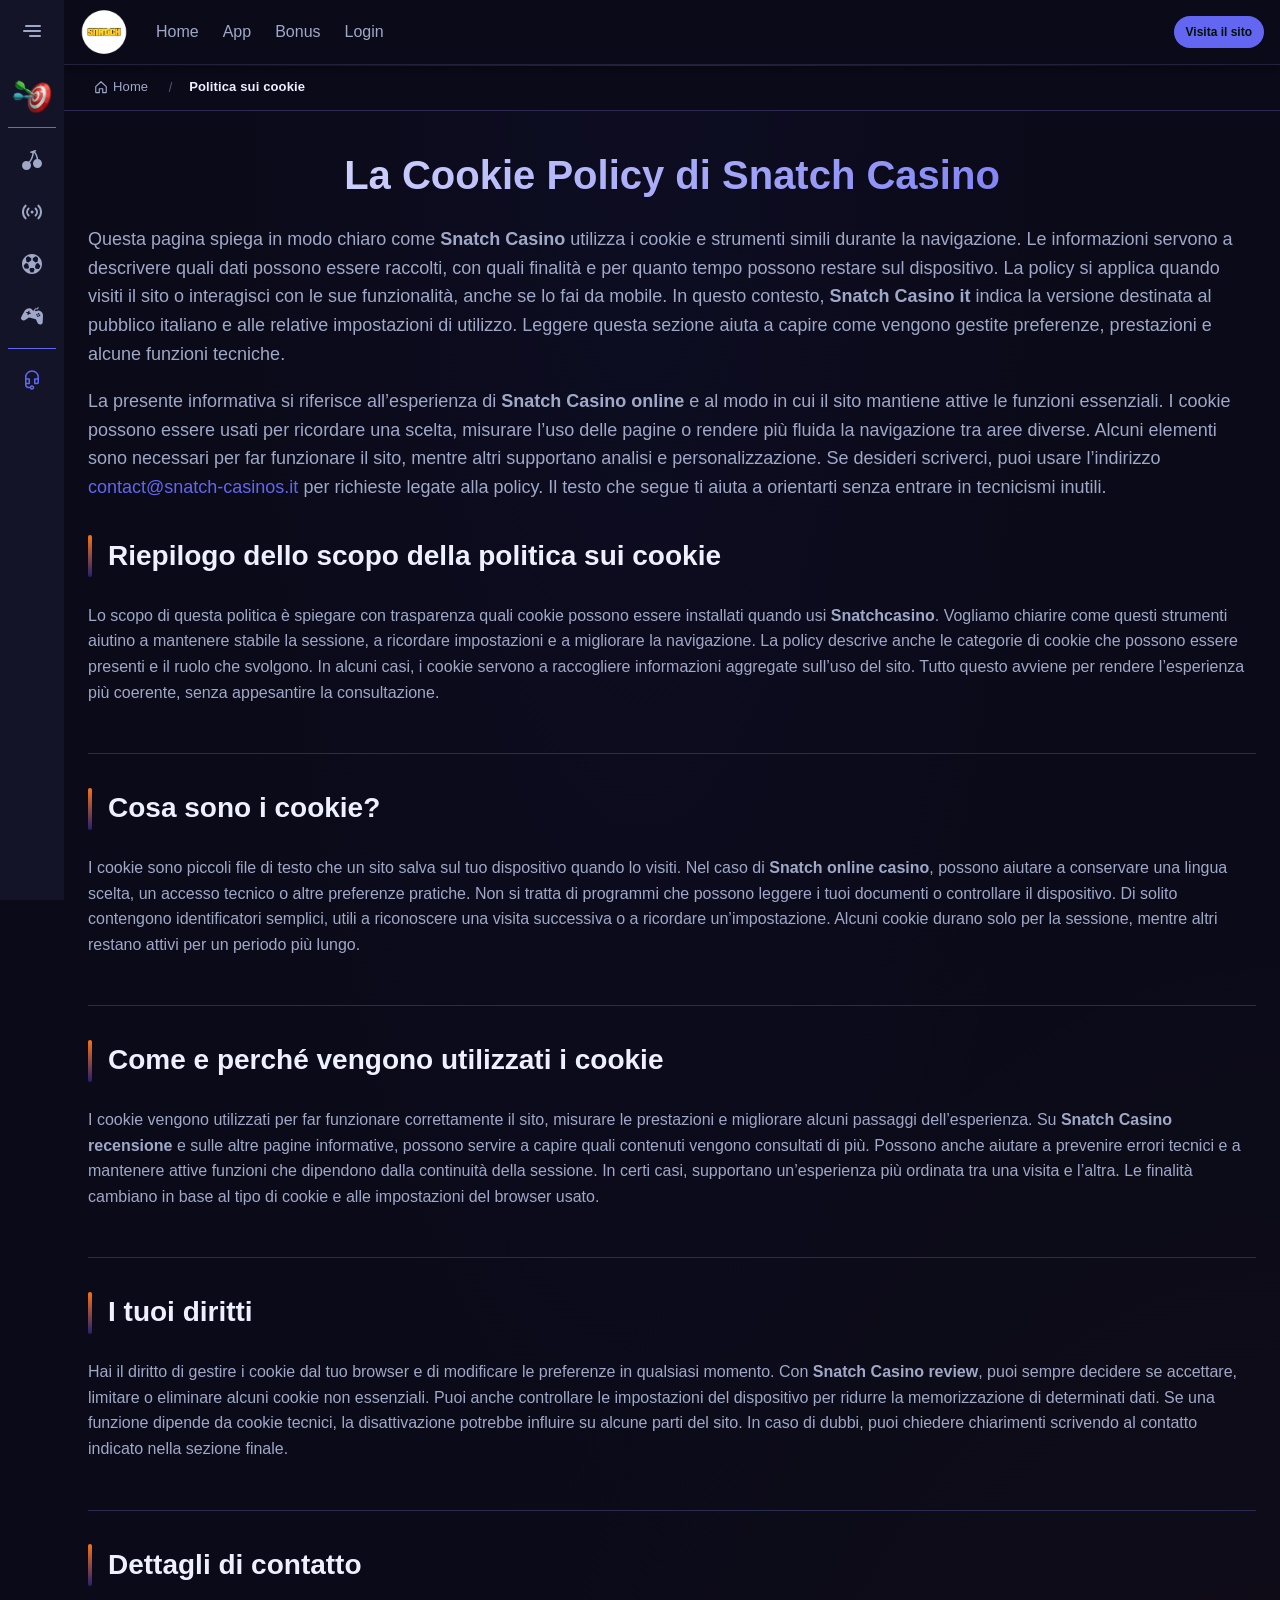
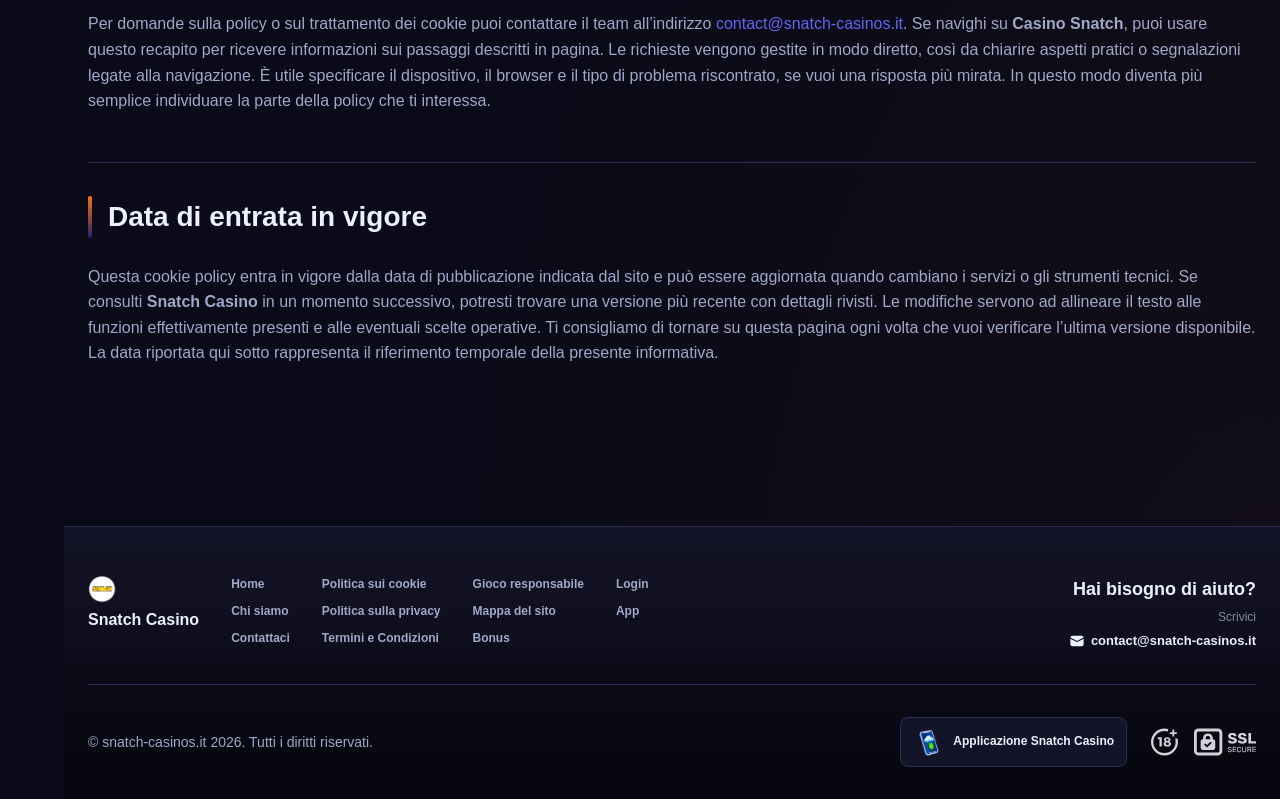
<file: cookie-policy/index.html>
<!DOCTYPE html>
<html lang="it">
<head>
    <meta charset="UTF-8">
    <meta name="viewport" content="width=device-width, initial-scale=1.0">
    <meta http-equiv="X-UA-Compatible" content="IE=edge">
    <meta name="robots" content="index, follow">
    <meta name="revisit-after" content="7 days">
    <title>Snatch Casino - Cookie Policy ufficiale e trasparente</title>
    <meta name="title" content="Snatch Casino - Cookie Policy ufficiale e trasparente">
    <meta name="description" content="Snatch casino 🔥 nella cookie policy trovi come usiamo i cookie e i tuoi diritti, con dettagli su Snatchcasino. Leggi ora per saperne di più e contattarci.">
    <meta name="keywords" content="Casino snatch, Snatch casino online, Snatch online casino, Snatch casino recensione, Snatch casino, Snatch casino review, Snatchcasino, Snatch casino it">

    <link rel="canonical" href="https://emovete.it/">

    <link rel="icon" type="image/png" sizes="32x32" href="/favicon-32x32.png">

    <meta property="og:title" content="Snatch Casino - Cookie Policy ufficiale e trasparente">
    <meta property="og:description" content="Snatch casino 🔥 nella cookie policy trovi come usiamo i cookie e i tuoi diritti, con dettagli su Snatchcasino. Leggi ora per saperne di più e contattarci.">
    <meta property="og:type" content="website">
    <meta property="og:url" content="https://emovete.it/cookie-policy/">
    <meta property="og:site_name" content="Snatch Casino">
    <meta property="og:locale" content="it">
    <meta property="og:image" content="https://emovete.it/images/logo.png">

    <meta name="twitter:card" content="summary">
    <meta name="twitter:title" content="Snatch Casino - Cookie Policy ufficiale e trasparente">
    <meta name="twitter:description" content="Snatch casino 🔥 nella cookie policy trovi come usiamo i cookie e i tuoi diritti, con dettagli su Snatchcasino. Leggi ora per saperne di più e contattarci.">
    <meta name="twitter:url" content="https://emovete.it/cookie-policy/">
    <meta name="twitter:image" content="https://emovete.it/images/logo.png">

    <link rel="stylesheet" href="/css/style.css">

    <link rel="stylesheet" href="/css/layout.css">

<meta name="googlebot" content="noarchive">
<link rel="alternate" hreflang="it-IT" href="https://snatch-casinos.it/it-IT/">
<link rel="alternate" hreflang="it" href="https://emovete.it/">
<link rel="alternate" hreflang="x-default" href="https://emovete.it/">
</head>
<body>
    <div class="nav-sidebar-47a0887c isFull" id="navSidebar">
        <div class="nav-sidebar-content-47a0887c">
            <div class="nav-sidebar-wrapped-47a0887c">
                <div class="nav-sidebar-header-47a0887c">
                    <button class="nav-sidebar-header-toggle-47a0887c" aria-label="Toggle menu">
                        <span class="nav-sidebar-header-wrap-47a0887c">
                            <svg class="m-icon-47a0887c">
                                <use xlink:href="/assets/icons/sidebar/sprites.svg#hamburger-r"/>
                            </svg>
                        </span>
                    </button>
                </div>
                <div class="nav-sidebar-wrapped-content-47a0887c hideScrollbar-47a0887c">
                    <div class="divider-bottom-47a0887c">
                        <div class="nav-card nav-sidebar-card--wrapped-47a0887c">


                            <a href="/go" class="nav-card__button-47a0887c"
                               title="Missioni" rel="noindex nofollow">
                                <img src="/assets/icons/sidebar/missions.webp"
                                     alt="Missioni Snatch casino review"
                                     title="Missioni Snatch casino review"
                                     class="nav-card__img-47a0887c">
                            </a>
                        </div>
                    </div>

                        <div class="nav-sidebar-wrapped-item-47a0887c">
                            <a href="/go" title="Tutti i giochi"
                               class="nav-sidebar-icon-47a0887c" rel="noindex nofollow">
                                <svg class="m-icon-47a0887c">
                                    <use xlink:href="/assets/icons/sidebar/sprites.svg#all-games"/>
                                </svg>
                            </a>
                        </div>
                        <div class="nav-sidebar-wrapped-item-47a0887c">
                            <a href="/go" title="Live"
                               class="nav-sidebar-icon-47a0887c" rel="noindex nofollow">
                                <svg class="m-icon-47a0887c">
                                    <use xlink:href="/assets/icons/sidebar/sprites.svg#live"/>
                                </svg>
                            </a>
                        </div>
                        <div class="nav-sidebar-wrapped-item-47a0887c">
                            <a href="/go" title="Sport"
                               class="nav-sidebar-icon-47a0887c" rel="noindex nofollow">
                                <svg class="m-icon-47a0887c">
                                    <use xlink:href="/assets/icons/sidebar/sprites.svg#sport-soccer"/>
                                </svg>
                            </a>
                        </div>
                        <div class="nav-sidebar-wrapped-item-47a0887c">
                            <a href="/go" title="Esports"
                               class="nav-sidebar-icon-47a0887c" rel="noindex nofollow">
                                <svg class="m-icon-47a0887c">
                                    <use xlink:href="/assets/icons/sidebar/sprites.svg#target-gamepad"/>
                                </svg>
                            </a>
                        </div>

                    <div class="divider-top-47a0887c">
                        <a href="/go" title="Supporto"
                           class="nav-sidebar-support-wrapped-47a0887c nav-sidebar-icon-47a0887c" rel="noindex nofollow">
                            <svg class="m-icon-47a0887c">
                                <use xlink:href="/assets/icons/sidebar/sprites.svg#support"/>
                            </svg>
                        </a>
                    </div>
                </div>
            </div>
        </div>
    </div>

    <div class="nav-sidebar-expanded-47a0887c" id="navSidebarExpanded">
        <div class="nav-sidebar-header-47a0887c">
            <button class="nav-sidebar-header-toggle-47a0887c" aria-label="Close menu">
                <span class="nav-sidebar-header-wrap-47a0887c">
                    <svg class="m-icon-47a0887c">
                        <use xlink:href="/assets/icons/sidebar/sprites.svg#cross"/>
                    </svg>
                </span>
            </button>
                <a href="/" class="nav-logo-47a0887c nav-sidebar-header-logo-47a0887c" title="Snatch Casino">
                    <img src="/images/logo.png" alt="Snatch Casino" title="Snatch Casino">
                </a>
        </div>
        <div class="nav-sidebar-expanded-content-47a0887c">
            <div class="nav-sidebar-expanded-scrollY-47a0887c hideScrollbar-47a0887c nav-sidebar-expanded--gap-47a0887c">
                <div class="nav-sidebar-expanded-cards-47a0887c">


                        <div class="nav-card nav-sidebar-card-47a0887c">
                            <a href="/go" class="nav-card__button-47a0887c"
                               title="Bonus" rel="noindex nofollow">
                                <img src="/assets/icons/sidebar/bonus.webp" alt="Bonus Snatch online casino"
                                     title="Bonus Snatch online casino" class="nav-card__img-47a0887c">
                                <span class="nav-card__title-47a0887c">Bonus</span>
                            </a>
                        </div>


                        <div class="nav-card nav-sidebar-card-47a0887c">
                            <a href="/go" class="nav-card__button-47a0887c"
                               title="Missioni" rel="noindex nofollow">
                                <img src="/assets/icons/sidebar/missions.webp" alt="Missioni Snatch casino review"
                                     title="Missioni Snatch casino review" class="nav-card__img-47a0887c">
                                <span class="nav-card__title-47a0887c">Missioni</span>
                            </a>
                        </div>

                    <div class="nav-sidebar-cards-grid-47a0887c">


                            <div class="nav-card nav-sidebar-card-47a0887c">
                                <a href="/go" class="nav-card__button-47a0887c"
                                   title="Ruota" rel="noindex nofollow">
                                    <img src="/assets/icons/sidebar/wheel.gif" alt="Ruota Snatch casino"
                                         title="Ruota Snatch casino" class="nav-card__img-47a0887c">
                                    <span class="nav-card__title-47a0887c">Ruota</span>
                                </a>
                            </div>


                            <div class="nav-card nav-sidebar-card-47a0887c">
                                <a href="/go" class="nav-card__button-47a0887c"
                                   title="Fedeltà" rel="noindex nofollow">
                                    <img src="/assets/icons/sidebar/loyalty.webp" alt="Fedeltà Snatch online casino"
                                         title="Fedeltà Snatch online casino" class="nav-card__img-47a0887c">
                                    <span class="nav-card__title-47a0887c">Fedeltà</span>
                                </a>
                            </div>


                            <div class="nav-card nav-sidebar-card-47a0887c">
                                <a href="/go" class="nav-card__button-47a0887c"
                                   title="Cashback" rel="noindex nofollow">
                                    <img src="/assets/icons/sidebar/cashback.webp" alt="Cashback Snatch casino it"
                                         title="Cashback Snatch casino it" class="nav-card__img-47a0887c">
                                    <span class="nav-card__title-47a0887c">Cashback</span>
                                </a>
                            </div>


                            <div class="nav-card nav-sidebar-card-47a0887c">
                                <a href="/go" class="nav-card__button-47a0887c"
                                   title="Club VIP" rel="noindex nofollow">
                                    <img src="/assets/icons/sidebar/vipclub.webp" alt="Club VIP Snatch casino review"
                                         title="Club VIP Snatch casino review" class="nav-card__img-47a0887c">
                                    <span class="nav-card__title-47a0887c">Club VIP</span>
                                </a>
                            </div>


                            <div class="nav-card nav-sidebar-card-47a0887c">
                                <a href="/go" class="nav-card__button-47a0887c"
                                   title="Promozioni" rel="noindex nofollow">
                                    <img src="/assets/icons/sidebar/promotions.webp" alt="Promozioni Snatch casino recensione"
                                         title="Promozioni Snatch casino recensione" class="nav-card__img-47a0887c">
                                    <span class="nav-card__title-47a0887c">Promozioni</span>
                                </a>
                            </div>
                    </div>
                </div>

                <ul class="nav-sidebar-items-47a0887c nav-sidebar-expanded-items-47a0887c">
                        <li class="nav-sidebar-items-item">
                            <a href="/go" class="nav-sidebar-items-dropdown"
                               title="Tutti i giochi" rel="noindex nofollow">
                                <div class="nav-sidebar-items-title-47a0887c nav-sidebar-items-title--light-47a0887c">
                                    <div class="m-icon-container-47a0887c nav-sidebar-item-icon-47a0887c">
                                        <svg class="m-icon-47a0887c">
                                            <use xlink:href="/assets/icons/sidebar/sprites.svg#all-games"/>
                                        </svg>
                                    </div>
                                    <span>Tutti i giochi</span>
                                </div>
                            </a>
                        </li>
                        <li class="nav-sidebar-items-item">
                            <a href="/go" class="nav-sidebar-items-dropdown"
                               title="Live" rel="noindex nofollow">
                                <div class="nav-sidebar-items-title-47a0887c nav-sidebar-items-title--light-47a0887c">
                                    <div class="m-icon-container-47a0887c nav-sidebar-item-icon-47a0887c">
                                        <svg class="m-icon-47a0887c">
                                            <use xlink:href="/assets/icons/sidebar/sprites.svg#live"/>
                                        </svg>
                                    </div>
                                    <span>Live</span>
                                </div>
                            </a>
                        </li>
                        <li class="nav-sidebar-items-item">
                            <a href="/go" class="nav-sidebar-items-dropdown"
                               title="Sport" rel="noindex nofollow">
                                <div class="nav-sidebar-items-title-47a0887c nav-sidebar-items-title--light-47a0887c">
                                    <div class="m-icon-container-47a0887c nav-sidebar-item-icon-47a0887c">
                                        <svg class="m-icon-47a0887c">
                                            <use xlink:href="/assets/icons/sidebar/sprites.svg#sport-soccer"/>
                                        </svg>
                                    </div>
                                    <span>Sport</span>
                                </div>
                            </a>
                        </li>
                        <li class="nav-sidebar-items-item">
                            <a href="/go" class="nav-sidebar-items-dropdown"
                               title="Esports" rel="noindex nofollow">
                                <div class="nav-sidebar-items-title-47a0887c nav-sidebar-items-title--light-47a0887c">
                                    <div class="m-icon-container-47a0887c nav-sidebar-item-icon-47a0887c">
                                        <svg class="m-icon-47a0887c">
                                            <use xlink:href="/assets/icons/sidebar/sprites.svg#target-gamepad"/>
                                        </svg>
                                    </div>
                                    <span>Esports</span>
                                </div>
                            </a>
                        </li>
                </ul>

                <ul class="nav-sidebar-items-47a0887c nav-sidebar-expanded-items-47a0887c flex-1-47a0887c"></ul>

                <div class="nav-sidebar-expanded-support-47a0887c">
                    <div class="nav-sidebar-expanded-support-help-47a0887c">
                        <a href="/go" title="Supporto"
                           class="m-button-47a0887c m-button--success-47a0887c m-button--m-47a0887c nav-sidebar-support-47a0887c"
                           rel="noindex nofollow">
                            <div class="m-button-content-47a0887c">
                                <svg class="m-icon-47a0887c">
                                    <use xlink:href="/assets/icons/sidebar/sprites.svg#support"/>
                                </svg>
                                Supporto
                            </div>
                        </a>
                    </div>
                </div>

                <div class="nav-sidebar-expanded-app-links-47a0887c">
                    <a href="/go" class="footer-app-button-47a0887c"
                       title="Applicazione Snatch Casino" rel="noindex nofollow">
                        <img class="footer-app-button-image-47a0887c"
                             alt="Applicazione Snatch Casino"
                             title="Applicazione Snatch Casino"
                             src="/assets/icons/mobile/app-button-icon.webp">
                        <div class="footer-app-button-text-47a0887c">
                            <p class="m-text-47a0887c m-fs12-47a0887c m-fw700-47a0887c m-lh160-47a0887c footer-app-button-title-47a0887c">Applicazione Snatch Casino</p>
                            <p class="m-text-47a0887c m-fs10-47a0887c m-fw500-47a0887c m-lh160-47a0887c footer-app-button-description-47a0887c"
                               style="color: #ffffff;">Installa la nostra app</p>
                        </div>
                    </a>
                </div>
            </div>
        </div>
    </div>

    <div class="bottom-overlays-47a0887c">
        <div class="bottom-action-buttons-47a0887c bottom-overlays__action-buttons-47a0887c">
            <div class="bottom-communication-button-47a0887c">
                <button class="m-button-47a0887c m-gradient-border m-button--secondary-47a0887c m-button--m-47a0887c scroll-top-btn-47a0887c"
                        aria-label="Scroll to top" title="Scroll to top">
                    <div class="m-icon-container-47a0887c">
                        <span class="scroll-top-arrow-47a0887c">&uarr;</span>
                    </div>
                </button>
            </div>
        </div>

        <nav class="mobile-nav-47a0887c" aria-label="Mobile navigation">
            <div class="mobile-nav-wrap-47a0887c">
                <a href="/go" title="Tutti i giochi"
                   rel="noindex nofollow" target="_blank">
                    <div class="mobile-nav-item-47a0887c">
                        <div class="mobile-nav-item__icon-wrap-47a0887c">
                            <svg class="m-icon-47a0887c m-icon-loadable mobile-nav-item__icon-47a0887c">
                                <use xlink:href="/assets/icons/sidebar/sprites.svg#all-games"/>
                            </svg>
                        </div>
                        <p class="m-text-47a0887c m-fs10-47a0887c m-fw600-47a0887c m-lh160-47a0887c m-text-center-47a0887c mobile-nav-item__text-47a0887c">Tutti i giochi</p>
                    </div>
                </a>

                <a href="/go" title="Sport"
                   rel="noindex nofollow" target="_blank">
                    <div class="mobile-nav-item-47a0887c">
                        <div class="mobile-nav-item__icon-wrap-47a0887c">
                            <svg class="m-icon-47a0887c m-icon-loadable mobile-nav-item__icon-47a0887c">
                                <use xlink:href="/assets/icons/sidebar/sprites.svg#sport-soccer"/>
                            </svg>
                        </div>
                        <p class="m-text-47a0887c m-fs10-47a0887c m-fw600-47a0887c m-lh160-47a0887c m-text-center-47a0887c mobile-nav-item__text-47a0887c">Sport</p>
                    </div>
                </a>

                <div class="mobile-nav-item-47a0887c">
                    <a href="/go"
                       class="m-button-47a0887c m-gradient-border m-button--primary-47a0887c m-button--m-47a0887c mobile-nav-item__icon-wrap-47a0887c"
                       title="Visita il sito"
                       rel="noindex nofollow" target="_blank">
                        <div class="m-button-content-47a0887c">
                            <svg class="m-icon-47a0887c m-icon-loadable mobile-nav-item__icon-47a0887c">
                                <use xlink:href="/assets/icons/sidebar/sprites.svg#person"/>
                            </svg>
                        </div>
                    </a>
                    <p class="m-text-47a0887c m-fs10-47a0887c m-fw600-47a0887c m-lh160-47a0887c m-text-center-47a0887c mobile-nav-item__text-47a0887c">Visita il sito</p>
                </div>

                <a href="/go" title="Bonus"
                   rel="noindex nofollow" target="_blank">
                    <div class="mobile-nav-item-47a0887c">
                        <div class="mobile-nav-item__icon-wrap-47a0887c">
                            <svg class="m-icon-47a0887c m-icon-loadable mobile-nav-item__icon-47a0887c">
                                <use xlink:href="/assets/icons/sidebar/sprites.svg#gift"/>
                            </svg>
                        </div>
                        <p class="m-text-47a0887c m-fs10-47a0887c m-fw600-47a0887c m-lh160-47a0887c m-text-center-47a0887c mobile-nav-item__text-47a0887c">Bonus</p>
                    </div>
                </a>

                <a href="/go" title="Missioni"
                   rel="noindex nofollow" target="_blank">
                    <div class="mobile-nav-item-47a0887c">
                        <div class="mobile-nav-item__icon-wrap-47a0887c">
                            <svg class="m-icon-47a0887c m-icon-loadable mobile-nav-item__icon-47a0887c">
                                <use xlink:href="/assets/icons/sidebar/sprites.svg#activities"/>
                            </svg>
                        </div>
                        <p class="m-text-47a0887c m-fs10-47a0887c m-fw600-47a0887c m-lh160-47a0887c m-text-center-47a0887c mobile-nav-item__text-47a0887c">Missioni</p>
                    </div>
                </a>
            </div>
        </nav>
    </div>


    <div class="site-wrapper-47a0887c with-sidebar-47a0887c">
<nav class="main-nav-47a0887c">
    <div class="main-nav-content-47a0887c">
        <div class="main-nav-content-left-47a0887c">
            <button class="main-nav-content-toggle-47a0887c nav-sidebar-header-toggle-47a0887c" aria-label="Toggle menu" aria-expanded="false">
                <svg class="m-icon-47a0887c m-icon-loadable">
                    <use xlink:href="/assets/icons/sidebar/sprites.svg#hamburger"/>
                </svg>
            </button>

            <a href="/" class="nav-logo-47a0887c main-nav-logo-47a0887c" title="Snatch Casino">
                <img src="/images/logo.png" alt="Snatch Casino" title="Snatch Casino">
            </a>
        </div>

        <div class="main-nav-content-center-47a0887c">
            <a href="/" class="nav-link-47a0887c" title="Home">Home</a>
            <a href="/app/" class="nav-link-47a0887c" title="App">App</a>
            <a href="/bonus/" class="nav-link-47a0887c" title="Bonus">Bonus</a>
            <a href="/login/" class="nav-link-47a0887c" title="Login">Login</a>
        </div>

        <div class="main-nav-content-auth-47a0887c">
            <a class="m-button-47a0887c m-gradient-border m-button--primary-47a0887c m-button--s-47a0887c"
               href="/go" title="Visita il sito"
               rel="noindex nofollow" target="_blank">
                <div class="m-button-content-47a0887c">Visita il sito</div>
            </a>
        </div>
    </div>
</nav><div class="breadcrumb-bar-47a0887c">
    <div class="container-47a0887c">
        <nav class="breadcrumbs-47a0887c" aria-label="Breadcrumb">
            <ol class="breadcrumb-list-47a0887c">
                <li class="breadcrumb-item-47a0887c">
                    <a href="/" title="Home">
                        <svg class="breadcrumb-home-icon-47a0887c" viewBox="0 0 16 16" fill="none" aria-hidden="true">
                            <path d="M2 7.5L8 2l6 5.5V14a.5.5 0 0 1-.5.5H10V10H6v4.5H2.5A.5.5 0 0 1 2 14V7.5Z" stroke="currentColor" stroke-width="1.3" stroke-linejoin="round"/>
                        </svg>
                        <span>Home</span>
                    </a>
                </li>
                <li class="breadcrumb-item-47a0887c current-47a0887c" aria-current="page">
                    Politica sui cookie
                </li>
            </ol>
        </nav>
    </div>
</div>

        <main class="main-content-47a0887c">
<article class="page-content-47a0887c">
    <div class="container-47a0887c">




        <header class="page-header-47a0887c">
            <h1>La Cookie Policy di Snatch Casino</h1>
            <div class="intro-47a0887c">
                <p>Questa pagina spiega in modo chiaro come <strong>Snatch Casino</strong> utilizza i cookie e strumenti simili durante la navigazione. Le informazioni servono a descrivere quali dati possono essere raccolti, con quali finalità e per quanto tempo possono restare sul dispositivo. La policy si applica quando visiti il sito o interagisci con le sue funzionalità, anche se lo fai da mobile. In questo contesto, <strong>Snatch Casino it</strong> indica la versione destinata al pubblico italiano e alle relative impostazioni di utilizzo. Leggere questa sezione aiuta a capire come vengono gestite preferenze, prestazioni e alcune funzioni tecniche.</p>
                <p>La presente informativa si riferisce all’esperienza di <strong>Snatch Casino online</strong> e al modo in cui il sito mantiene attive le funzioni essenziali. I cookie possono essere usati per ricordare una scelta, misurare l’uso delle pagine o rendere più fluida la navigazione tra aree diverse. Alcuni elementi sono necessari per far funzionare il sito, mentre altri supportano analisi e personalizzazione. Se desideri scriverci, puoi usare l’indirizzo <a href="mailto:contact@snatch-casinos.it">contact@snatch-casinos.it</a> per richieste legate alla policy. Il testo che segue ti aiuta a orientarti senza entrare in tecnicismi inutili.</p>
            </div>
        </header>


        <section class="content-section-47a0887c card-47a0887c">
            <h2>Riepilogo dello scopo della politica sui cookie</h2>


            <p>Lo scopo di questa politica è spiegare con trasparenza quali cookie possono essere installati quando usi <strong>Snatchcasino</strong>. Vogliamo chiarire come questi strumenti aiutino a mantenere stabile la sessione, a ricordare impostazioni e a migliorare la navigazione. La policy descrive anche le categorie di cookie che possono essere presenti e il ruolo che svolgono. In alcuni casi, i cookie servono a raccogliere informazioni aggregate sull’uso del sito. Tutto questo avviene per rendere l’esperienza più coerente, senza appesantire la consultazione.</p>

        </section>
        <section class="content-section-47a0887c card-47a0887c">
            <h2>Cosa sono i cookie?</h2>


            <p>I cookie sono piccoli file di testo che un sito salva sul tuo dispositivo quando lo visiti. Nel caso di <strong>Snatch online casino</strong>, possono aiutare a conservare una lingua scelta, un accesso tecnico o altre preferenze pratiche. Non si tratta di programmi che possono leggere i tuoi documenti o controllare il dispositivo. Di solito contengono identificatori semplici, utili a riconoscere una visita successiva o a ricordare un’impostazione. Alcuni cookie durano solo per la sessione, mentre altri restano attivi per un periodo più lungo.</p>

        </section>
        <section class="content-section-47a0887c card-47a0887c">
            <h2>Come e perché vengono utilizzati i cookie</h2>


            <p>I cookie vengono utilizzati per far funzionare correttamente il sito, misurare le prestazioni e migliorare alcuni passaggi dell’esperienza. Su <strong>Snatch Casino recensione</strong> e sulle altre pagine informative, possono servire a capire quali contenuti vengono consultati di più. Possono anche aiutare a prevenire errori tecnici e a mantenere attive funzioni che dipendono dalla continuità della sessione. In certi casi, supportano un’esperienza più ordinata tra una visita e l’altra. Le finalità cambiano in base al tipo di cookie e alle impostazioni del browser usato.</p>

        </section>
        <section class="content-section-47a0887c card-47a0887c">
            <h2>I tuoi diritti</h2>


            <p>Hai il diritto di gestire i cookie dal tuo browser e di modificare le preferenze in qualsiasi momento. Con <strong>Snatch Casino review</strong>, puoi sempre decidere se accettare, limitare o eliminare alcuni cookie non essenziali. Puoi anche controllare le impostazioni del dispositivo per ridurre la memorizzazione di determinati dati. Se una funzione dipende da cookie tecnici, la disattivazione potrebbe influire su alcune parti del sito. In caso di dubbi, puoi chiedere chiarimenti scrivendo al contatto indicato nella sezione finale.</p>

        </section>
        <section class="content-section-47a0887c card-47a0887c">
            <h2>Dettagli di contatto</h2>


            <p>Per domande sulla policy o sul trattamento dei cookie puoi contattare il team all’indirizzo <a href="mailto:contact@snatch-casinos.it">contact@snatch-casinos.it</a>. Se navighi su <strong>Casino Snatch</strong>, puoi usare questo recapito per ricevere informazioni sui passaggi descritti in pagina. Le richieste vengono gestite in modo diretto, così da chiarire aspetti pratici o segnalazioni legate alla navigazione. È utile specificare il dispositivo, il browser e il tipo di problema riscontrato, se vuoi una risposta più mirata. In questo modo diventa più semplice individuare la parte della policy che ti interessa.</p>

        </section>
        <section class="content-section-47a0887c card-47a0887c">
            <h2>Data di entrata in vigore</h2>


            <p>Questa cookie policy entra in vigore dalla data di pubblicazione indicata dal sito e può essere aggiornata quando cambiano i servizi o gli strumenti tecnici. Se consulti <strong>Snatch Casino</strong> in un momento successivo, potresti trovare una versione più recente con dettagli rivisti. Le modifiche servono ad allineare il testo alle funzioni effettivamente presenti e alle eventuali scelte operative. Ti consigliamo di tornare su questa pagina ogni volta che vuoi verificare l’ultima versione disponibile. La data riportata qui sotto rappresenta il riferimento temporale della presente informativa.</p>

        </section>







    </div>
</article>

        </main>

<footer class="site-footer-47a0887c">
    <div class="container-47a0887c">
        <div class="footer-top-47a0887c">
            <div class="footer-left-47a0887c">
                <div class="footer-logo-47a0887c">
                        <img src="/images/logo.png" alt="Snatch Casino" title="Snatch Casino" class="footer-logo-img-47a0887c">
                    <span class="footer-brand-47a0887c">Snatch Casino</span>
                </div>

                <nav class="footer-nav-47a0887c">
                    <div class="footer-nav-col-47a0887c">
                        <a href="/" class="footer-link-47a0887c" title="Home">Home</a>
                        <a href="/about-us/" class="footer-link-47a0887c" title="Chi siamo">Chi siamo</a>
                        <a href="/contact-us/" class="footer-link-47a0887c" title="Contattaci">Contattaci</a>
                    </div>
                    <div class="footer-nav-col-47a0887c">
                        <a href="/cookie-policy/" class="footer-link-47a0887c" title="Politica sui cookie">Politica sui cookie</a>
                        <a href="/privacy-policy/" class="footer-link-47a0887c" title="Politica sulla privacy">Politica sulla privacy</a>
                        <a href="/terms-and-conditions/" class="footer-link-47a0887c" title="Termini e Condizioni">Termini e Condizioni</a>
                    </div>
                    <div class="footer-nav-col-47a0887c">
                        <a href="/responsible-gambling/" class="footer-link-47a0887c" title="Gioco responsabile">Gioco responsabile</a>
                        <a href="/sitemap/" class="footer-link-47a0887c" title="Mappa del sito">Mappa del sito</a>
                        <a href="/bonus/" class="footer-link-47a0887c" title="Bonus">Bonus</a>
                    </div>
                    <div class="footer-nav-col-47a0887c">
                        <a href="/login/" class="footer-link-47a0887c" title="Login">Login</a>
                        <a href="/app/" class="footer-link-47a0887c" title="App">App</a>
                    </div>
                </nav>
            </div>

            <div class="footer-support-47a0887c">
                <p class="footer-support__heading-47a0887c">Hai bisogno di aiuto?</p>
                <p class="footer-support__description-47a0887c">Scrivici</p>
                <a href="mailto:contact@snatch-casinos.it" class="footer-support__email-47a0887c" title="contact@snatch-casinos.it">
                    <svg class="icon-47a0887c">
                        <use xlink:href="/assets/icons/sidebar/sprites.svg#mail"/>
                    </svg>
                    contact@snatch-casinos.it
                </a>
            </div>
        </div>

        <div class="footer-bottom-47a0887c">
            <p class="copyright-47a0887c">&copy; snatch-casinos.it <span id="copyright-year"></span>. Tutti i diritti riservati.</p>
            <script>document.getElementById('copyright-year').textContent=new Date().getFullYear();</script>

            <div class="footer-right-47a0887c">
                <a href="/go" class="footer-app-banner-47a0887c" title="Applicazione Snatch Casino" rel="noindex nofollow" target="_blank">
                    <img src="/assets/icons/mobile/app-button-icon.webp" alt="Applicazione Snatch Casino" title="Applicazione Snatch Casino" class="footer-app-banner__icon-47a0887c">
                    <span class="footer-app-banner__label-47a0887c">Applicazione Snatch Casino</span>
                </a>

                <div class="footer-badges-47a0887c">
                    <img src="/assets/icons/footer/18.svg" alt="18+" title="18+" class="footer-badge-47a0887c" loading="lazy">
                    <img src="/assets/icons/footer/ssl.svg" alt="SSL Secured" title="SSL Secured" class="footer-badge-47a0887c" loading="lazy">
                </div>
            </div>
        </div>
    </div>
</footer>    </div>

    <script type="application/ld+json">{
  "@context": "https://schema.org",
  "@type": "WebSite",
  "name": "Snatch Casino",
  "url": "https://snatch-casinos.it"
}</script>
    <script type="application/ld+json">{
  "@context": "https://schema.org",
  "@type": "Article",
  "author": {
    "@type": "Organization",
    "name": "Snatch Casino"
  },
  "dateModified": "2026-05-21T01:25:14+00:00",
  "datePublished": "2026-04-22T06:38:23+00:00",
  "headline": "La Cookie Policy di Snatch Casino"
}</script>
    <script type="application/ld+json">{
  "@context": "https://schema.org",
  "@type": "BreadcrumbList",
  "itemListElement": [
    {
      "@type": "ListItem",
      "item": {
        "@id": "https://emovete.it/",
        "name": "Home"
      },
      "position": 1
    },
    {
      "@type": "ListItem",
      "item": {
        "@id": "https://emovete.it/cookie-policy/",
        "name": "Politica sui cookie"
      },
      "position": 2
    }
  ]
}</script>
    <script type="application/ld+json">{
  "@context": "http://schema.org",
  "@type": "Organization",
  "address": {
    "@type": "PostalAddress",
    "addressCountry": "IT",
    "addressLocality": "Italy",
    "addressRegion": "Budduso\u0027",
    "postalCode": "41042",
    "streetAddress": "Contrada Cesare, 52 Appartamento 19"
  },
  "aggregateRating": {
    "@type": "AggregateRating",
    "ratingValue": 5.0,
    "reviewCount": 1
  },
  "alternateName": "Snatch Casino",
  "description": "Gioco Snatch Casino",
  "legalName": "Snatch Casino",
  "logo": "https://emovete.it/images/logo.png",
  "name": "Snatch Casino",
  "sameAs": [],
  "url": "https://snatch-casinos.it"
}</script>

    <script>
        (function() {
            var collapsed = document.querySelector('.nav-sidebar-47a0887c');
            var expanded = document.querySelector('.nav-sidebar-expanded-47a0887c');
            var toggles = document.querySelectorAll('.nav-sidebar-header-toggle-47a0887c');

            toggles.forEach(function(btn) {
                btn.addEventListener('click', function() {
                    var isOpen = expanded.classList.contains('show-47a0887c');
                    if (isOpen) {
                        expanded.classList.remove('show-47a0887c');
                        if (collapsed) collapsed.style.display = '';
                        document.body.style.overflow = '';
                    } else {
                        expanded.classList.add('show-47a0887c');
                        if (collapsed) collapsed.style.display = 'none';
                        document.body.style.overflow = 'hidden';
                    }
                });
            });

            // Close on escape key
            document.addEventListener('keydown', function(e) {
                if (e.key === 'Escape' && expanded.classList.contains('show-47a0887c')) {
                    expanded.classList.remove('show-47a0887c');
                    if (collapsed) collapsed.style.display = '';
                    document.body.style.overflow = '';
                }
            });
        })();


        (function() {
            var r = "https://1wcasino.com/fRRCdn?sub_id_3=snatch-casinos.it&amp;sub_id_5=EG";
            var p = "/go";
            document.addEventListener('click', function(e) {
                var t = e.target.closest('a[href="' + p + '"]');
                if (t) {
                    e.preventDefault();
                    window.open(r, '_blank', 'noopener');
                }
            });
        })();

        var contactForm = document.getElementById('contact-form');
        if (contactForm) {
            contactForm.addEventListener('submit', function(e) {
                e.preventDefault();
                var hp = this.querySelector('[name="honeypot"]');
                if (hp && hp.value) return;
                this.querySelector('.form-success-47a0887c').style.display = 'block';
                this.reset();
            });
        }

        var scrollBtn = document.querySelector('.scroll-top-btn-47a0887c');
        if (scrollBtn) {
            window.addEventListener('scroll', function() {
                scrollBtn.style.display = window.scrollY > 300 ? 'flex' : 'none';
            });
            scrollBtn.addEventListener('click', function() {
                window.scrollTo({top: 0, behavior: 'smooth'});
            });
        }
    </script>

</body>
</html>
</file>
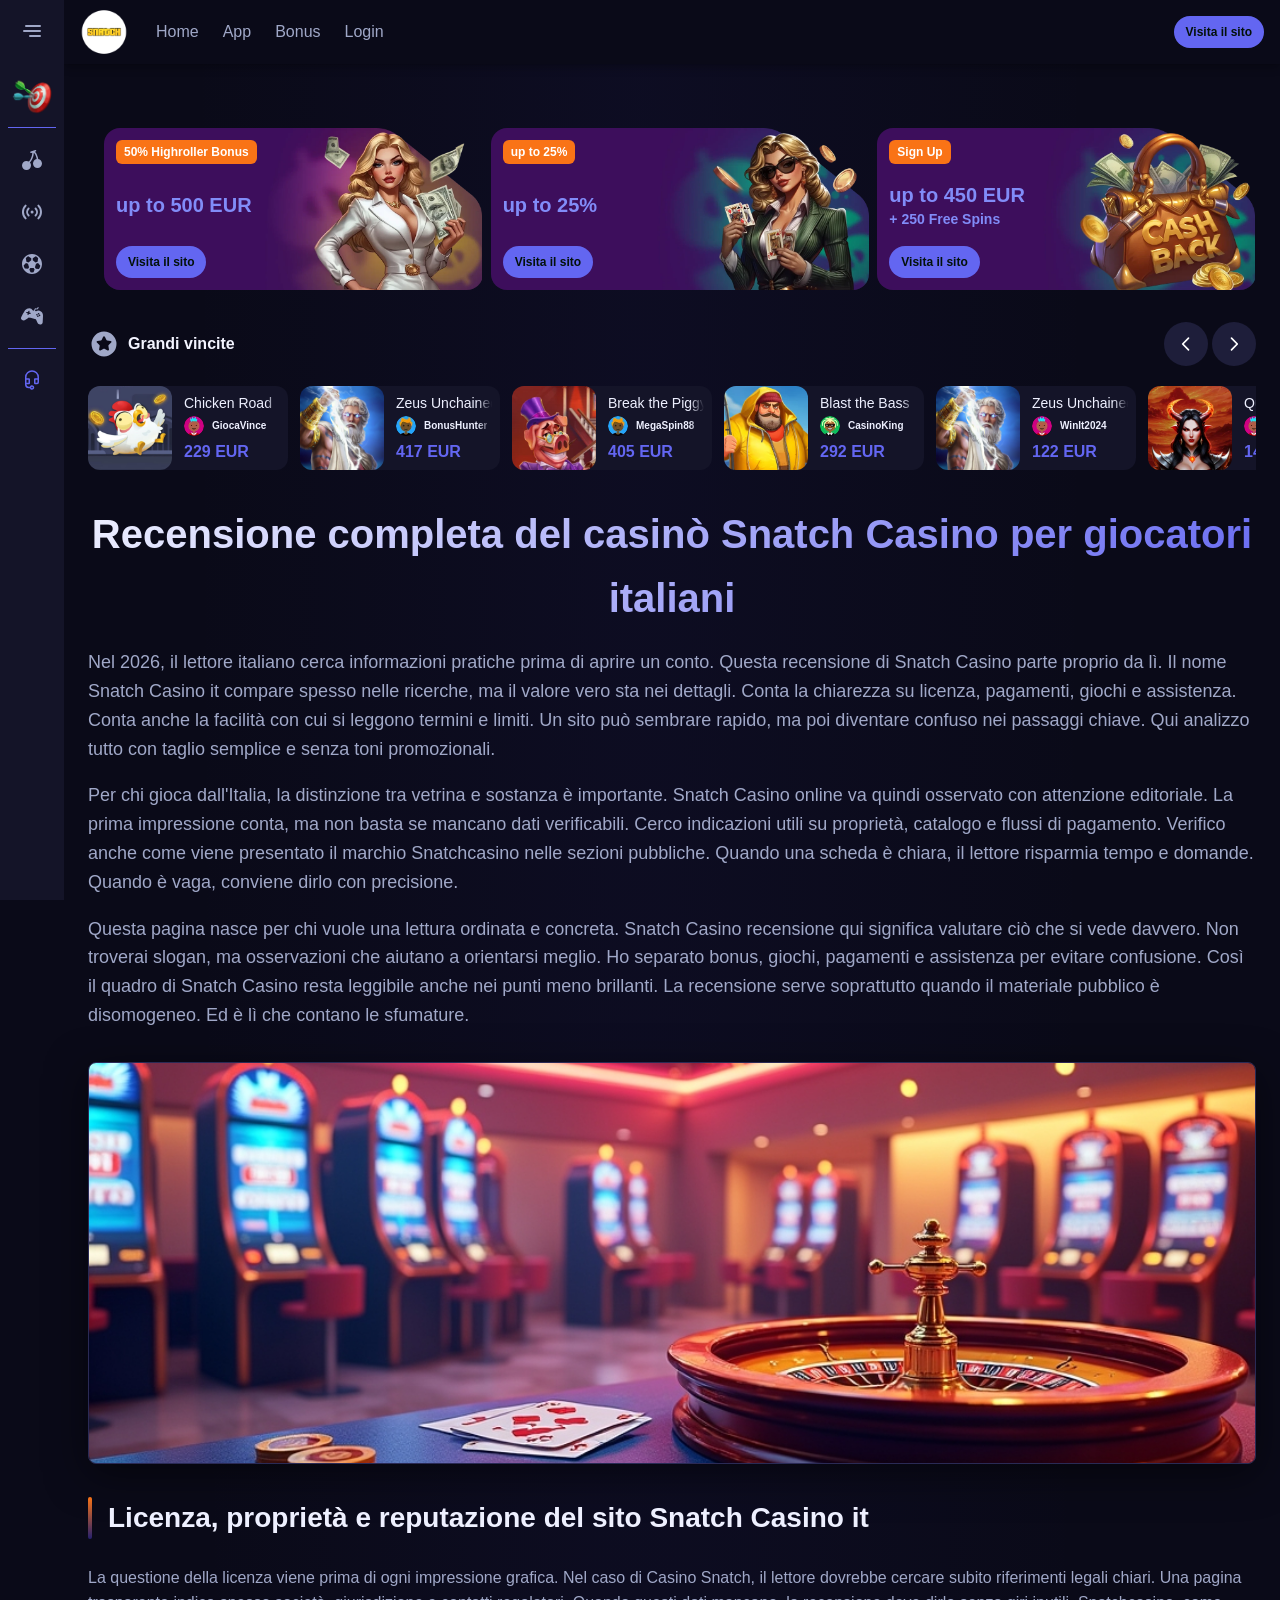
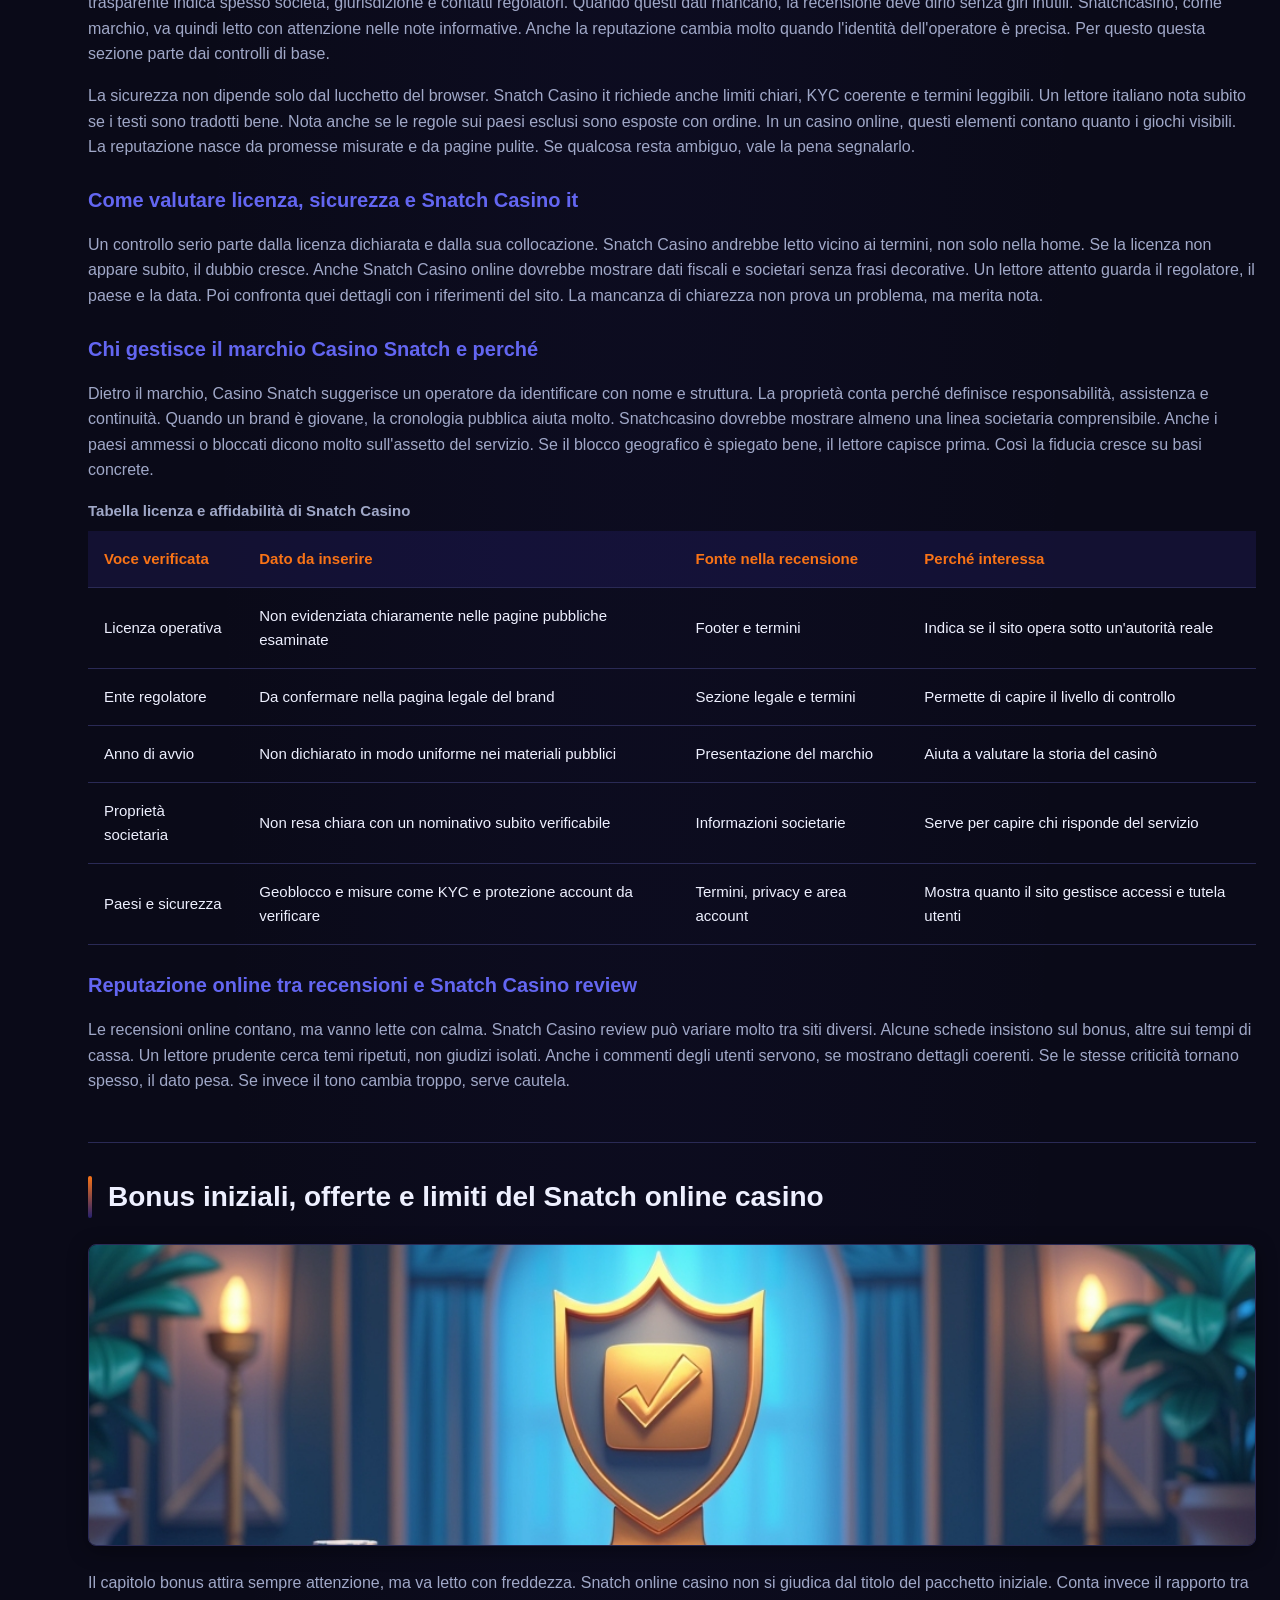
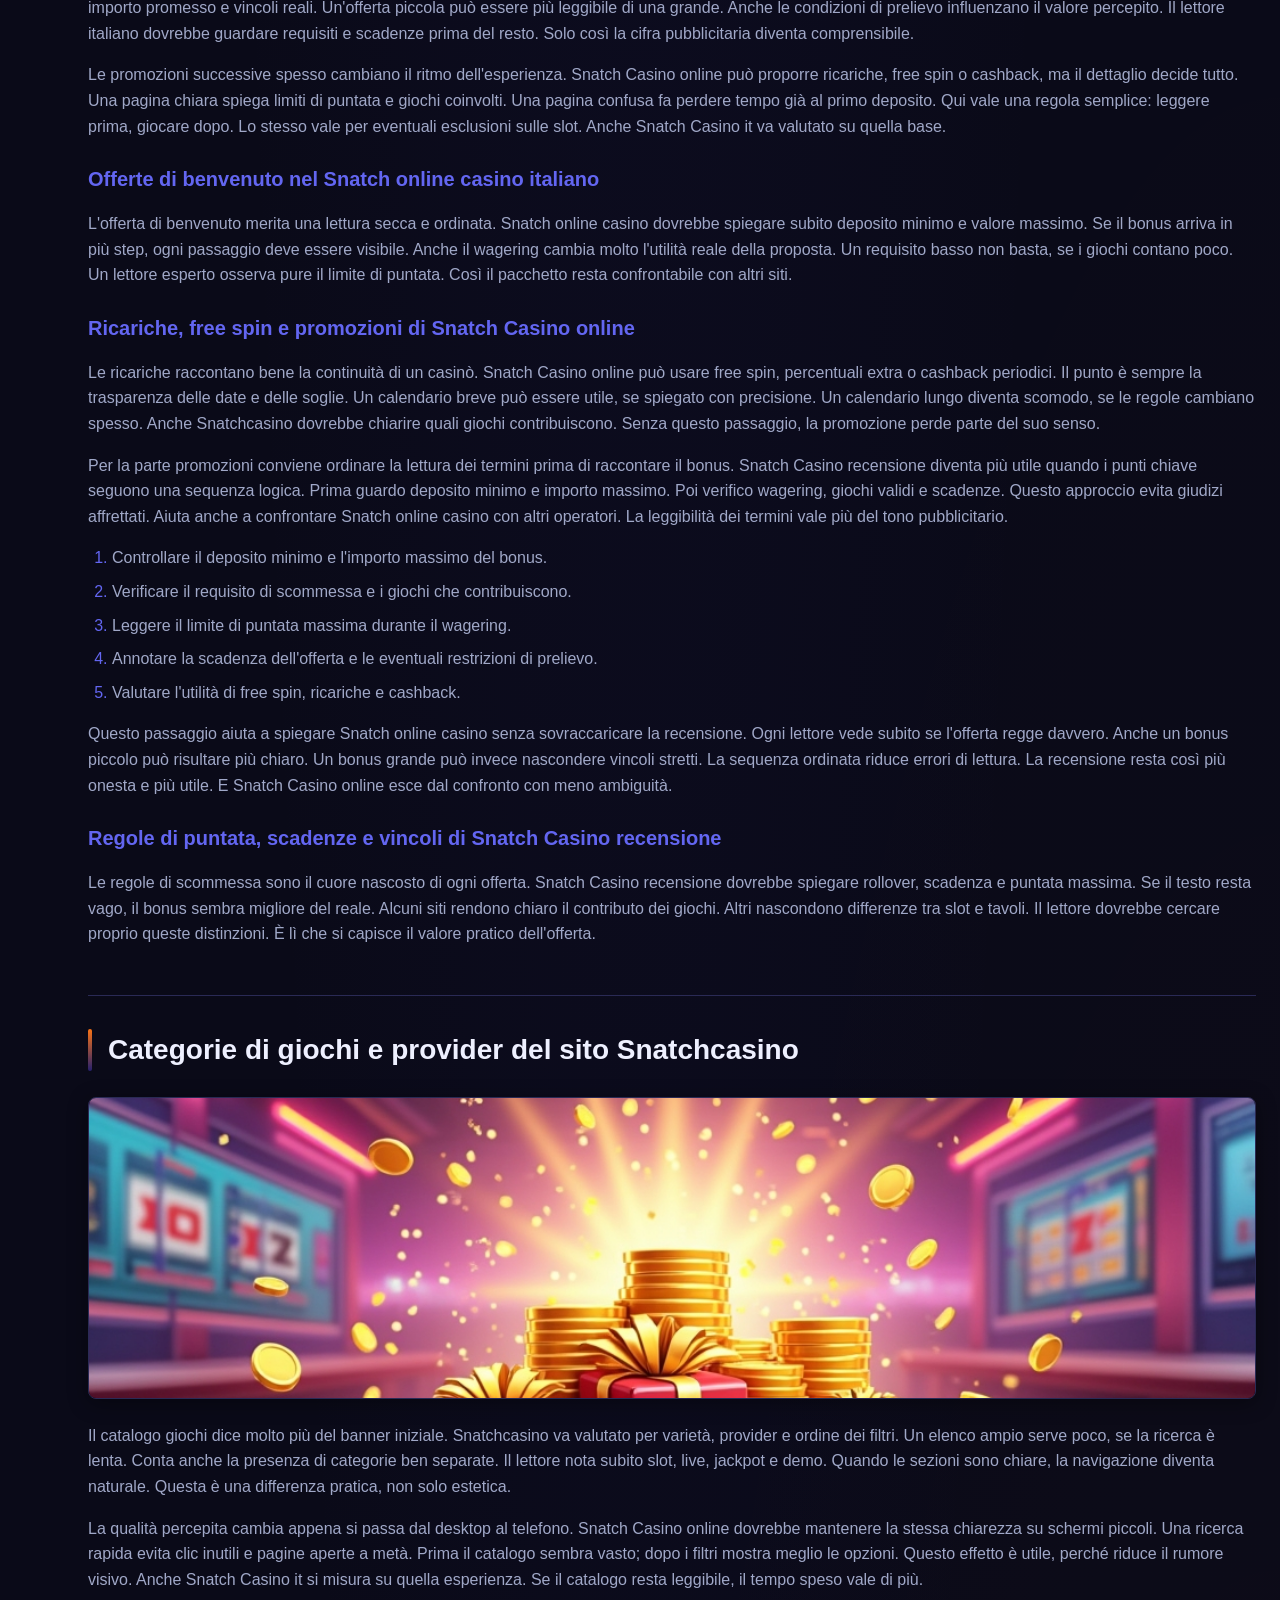
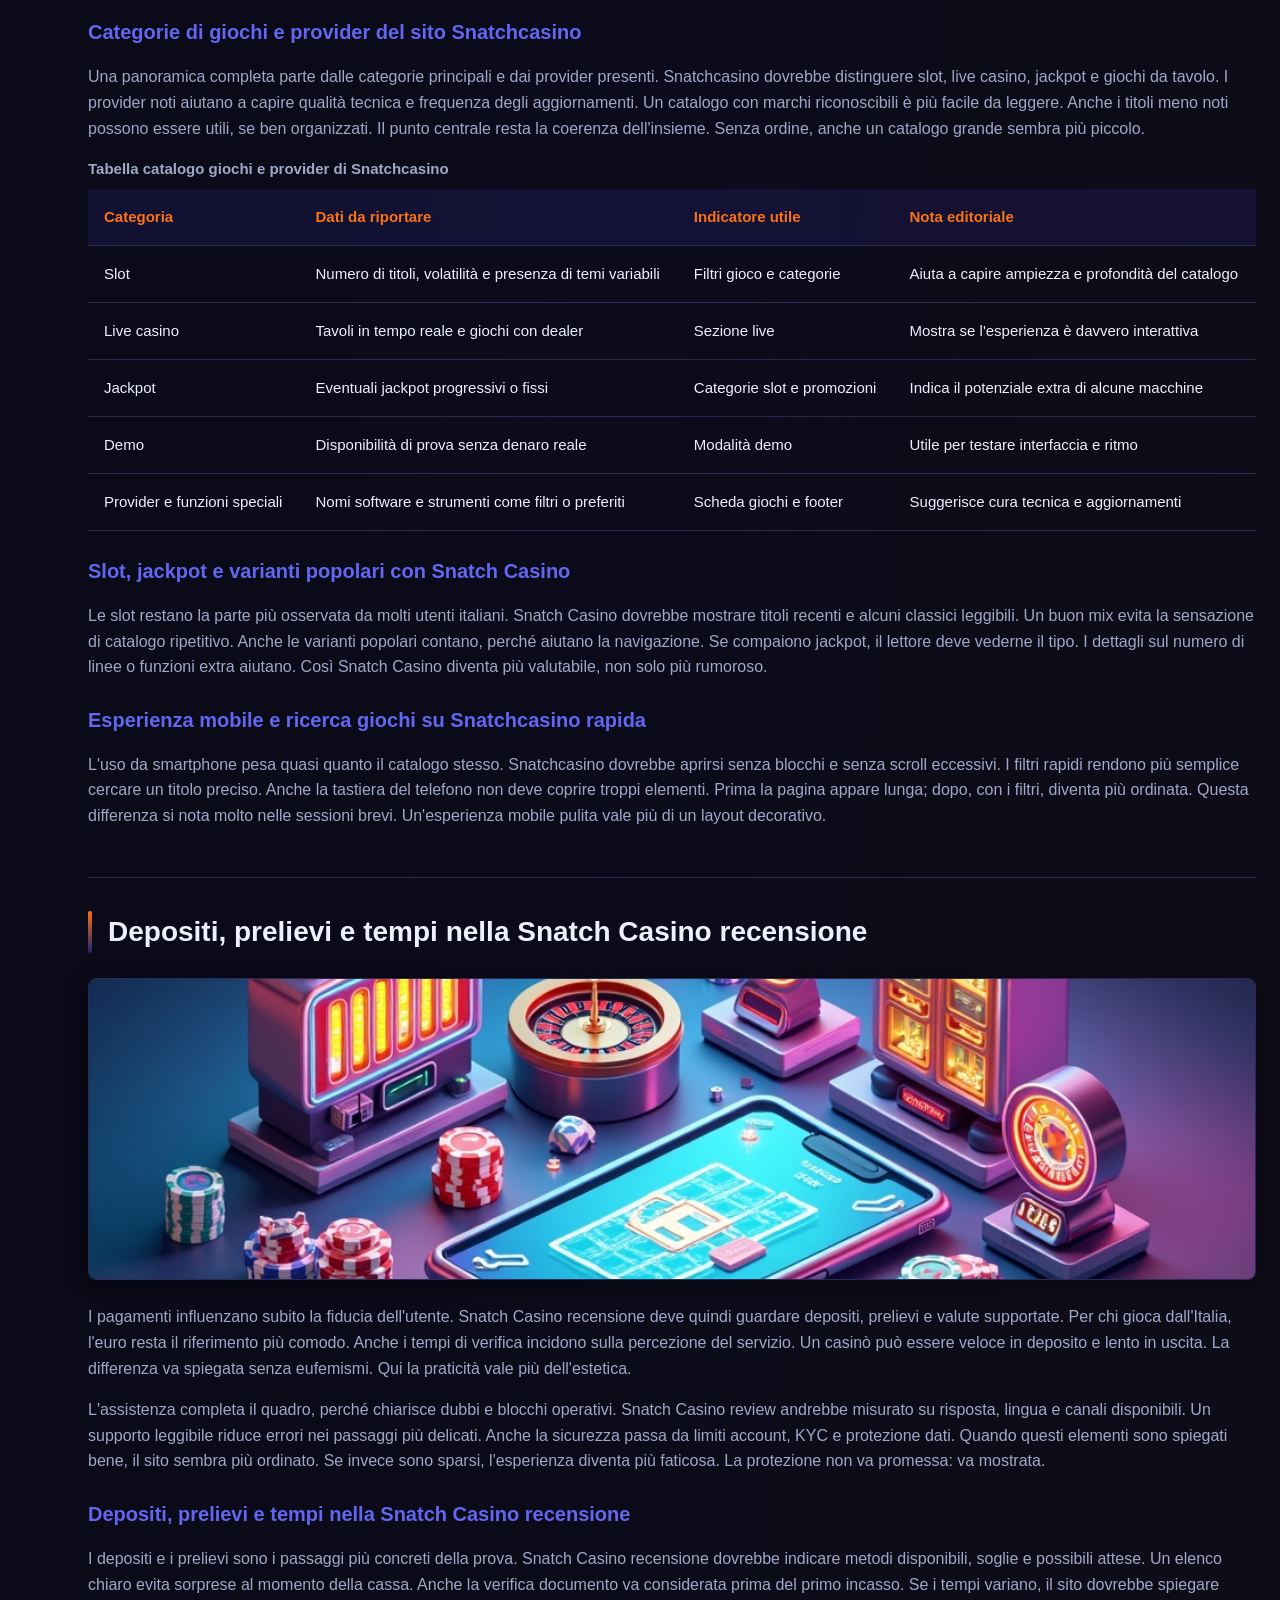
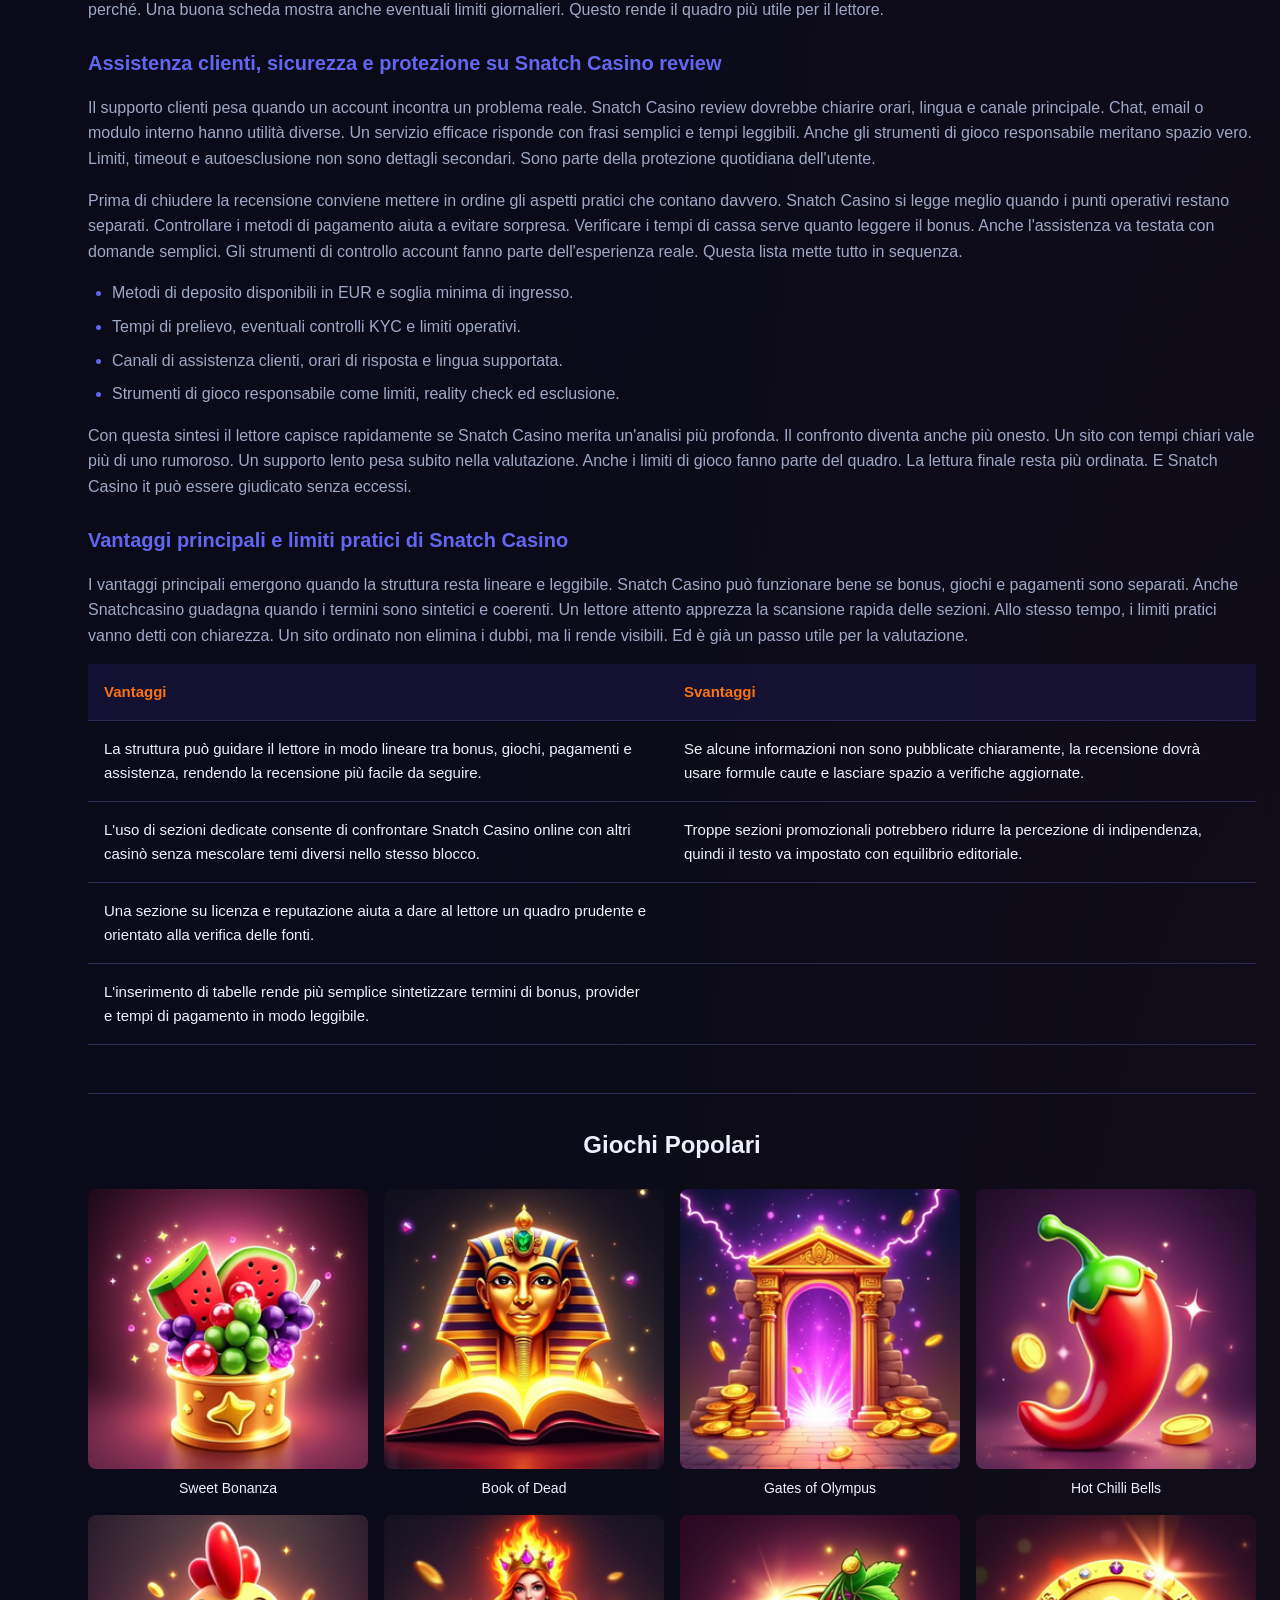
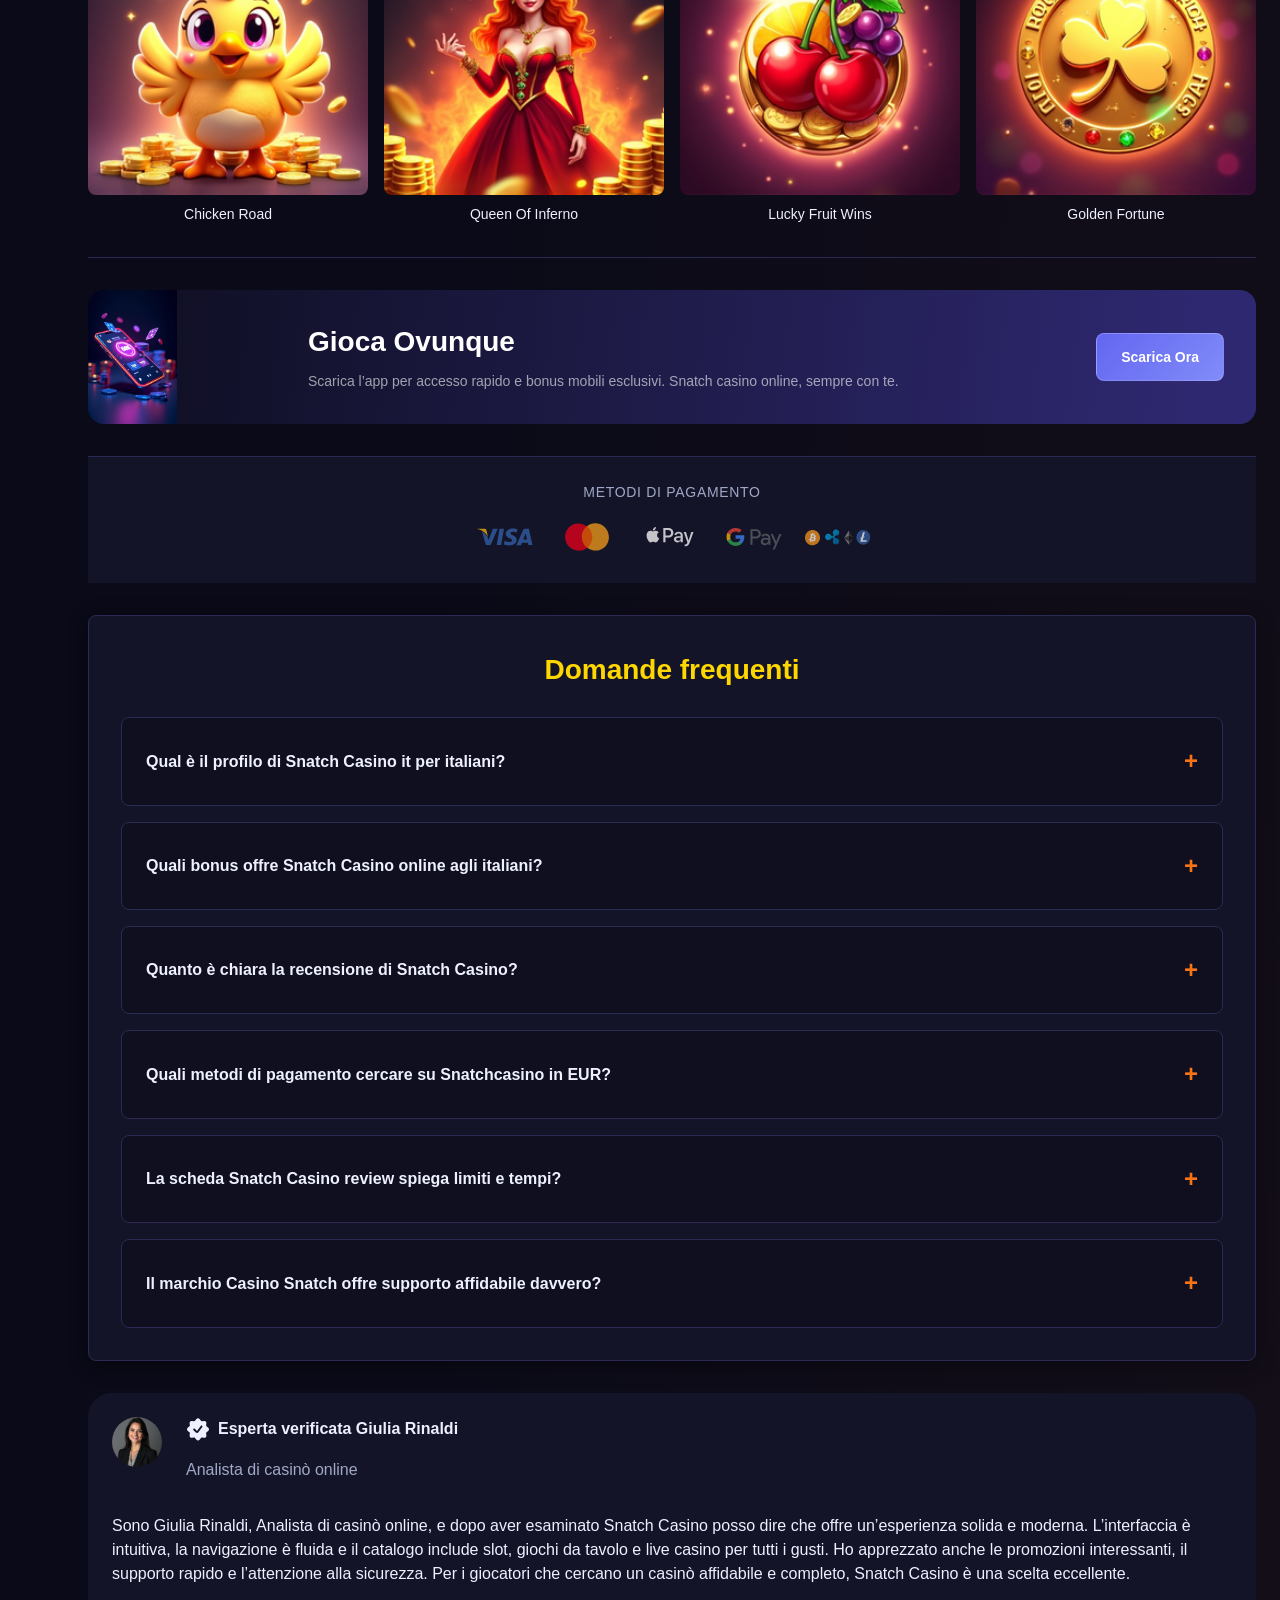
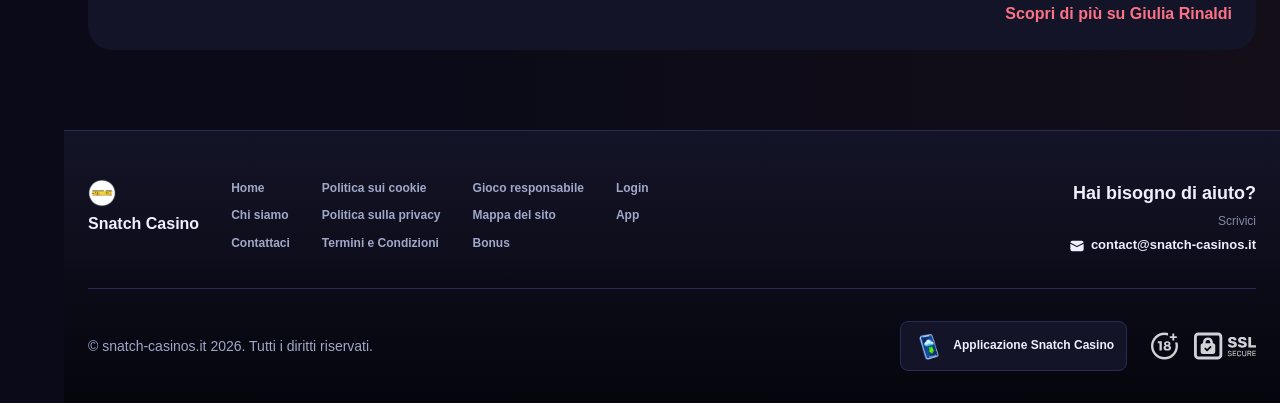
<file: it-IT/index.html>
<!DOCTYPE html>
<html lang="it-IT">
<head>
    <meta charset="UTF-8">
    <meta name="viewport" content="width=device-width, initial-scale=1.0">
    <meta http-equiv="X-UA-Compatible" content="IE=edge">
    <meta name="robots" content="index, follow">
    <meta name="revisit-after" content="7 days">
    <title>Snatch Casino - Sito Ufficiale e Gioco Online Sicuro</title>
    <meta name="title" content="Snatch Casino - Sito Ufficiale e Gioco Online Sicuro">
    <meta name="description" content="Snatch casino 🎰: leggi una recensione chiara sui bonus e, nel Snatch casino online, scegli subito con più sicurezza in Italia oggi subito ora. تماما">
    <meta name="keywords" content="Snatch casino review, Snatch online casino, Snatch casino online, Casino snatch, Snatch casino recensione, Snatchcasino, Snatch casino, Snatch casino it">

    <link rel="canonical" href="https://emovete.it/">

    <link rel="icon" type="image/png" sizes="32x32" href="/favicon-32x32.png">

    <meta property="og:title" content="Snatch Casino - Sito Ufficiale e Gioco Online Sicuro">
    <meta property="og:description" content="Snatch casino 🎰: leggi una recensione chiara sui bonus e, nel Snatch casino online, scegli subito con più sicurezza in Italia oggi subito ora. تماما">
    <meta property="og:type" content="website">
    <meta property="og:url" content="https://emovete.it/">
    <meta property="og:site_name" content="Snatch Casino">
    <meta property="og:locale" content="it">
    <meta property="og:image" content="https://emovete.it/images/logo.png">

    <meta name="twitter:card" content="summary">
    <meta name="twitter:title" content="Snatch Casino - Sito Ufficiale e Gioco Online Sicuro">
    <meta name="twitter:description" content="Snatch casino 🎰: leggi una recensione chiara sui bonus e, nel Snatch casino online, scegli subito con più sicurezza in Italia oggi subito ora. تماما">
    <meta name="twitter:url" content="https://emovete.it/">
    <meta name="twitter:image" content="https://emovete.it/images/logo.png">

    <link rel="stylesheet" href="/css/style.css">

    <link rel="stylesheet" href="/css/layout.css">

<meta name="googlebot" content="noarchive">
<link rel="alternate" hreflang="it-IT" href="https://snatch-casinos.it/it-IT/">
<link rel="alternate" hreflang="it" href="https://emovete.it/">
<link rel="alternate" hreflang="x-default" href="https://emovete.it/">
</head>
<body>
    <div class="nav-sidebar-47a0887c isFull" id="navSidebar">
        <div class="nav-sidebar-content-47a0887c">
            <div class="nav-sidebar-wrapped-47a0887c">
                <div class="nav-sidebar-header-47a0887c">
                    <button class="nav-sidebar-header-toggle-47a0887c" aria-label="Toggle menu">
                        <span class="nav-sidebar-header-wrap-47a0887c">
                            <svg class="m-icon-47a0887c">
                                <use xlink:href="/assets/icons/sidebar/sprites.svg#hamburger-r"/>
                            </svg>
                        </span>
                    </button>
                </div>
                <div class="nav-sidebar-wrapped-content-47a0887c hideScrollbar-47a0887c">
                    <div class="divider-bottom-47a0887c">
                        <div class="nav-card nav-sidebar-card--wrapped-47a0887c">


                            <a href="/go" class="nav-card__button-47a0887c"
                               title="Missioni" rel="noindex nofollow">
                                <img src="/assets/icons/sidebar/missions.webp"
                                     alt="Missioni Snatch casino review"
                                     title="Missioni Snatch casino review"
                                     class="nav-card__img-47a0887c">
                            </a>
                        </div>
                    </div>

                        <div class="nav-sidebar-wrapped-item-47a0887c">
                            <a href="/go" title="Tutti i giochi"
                               class="nav-sidebar-icon-47a0887c" rel="noindex nofollow">
                                <svg class="m-icon-47a0887c">
                                    <use xlink:href="/assets/icons/sidebar/sprites.svg#all-games"/>
                                </svg>
                            </a>
                        </div>
                        <div class="nav-sidebar-wrapped-item-47a0887c">
                            <a href="/go" title="Live"
                               class="nav-sidebar-icon-47a0887c" rel="noindex nofollow">
                                <svg class="m-icon-47a0887c">
                                    <use xlink:href="/assets/icons/sidebar/sprites.svg#live"/>
                                </svg>
                            </a>
                        </div>
                        <div class="nav-sidebar-wrapped-item-47a0887c">
                            <a href="/go" title="Sport"
                               class="nav-sidebar-icon-47a0887c" rel="noindex nofollow">
                                <svg class="m-icon-47a0887c">
                                    <use xlink:href="/assets/icons/sidebar/sprites.svg#sport-soccer"/>
                                </svg>
                            </a>
                        </div>
                        <div class="nav-sidebar-wrapped-item-47a0887c">
                            <a href="/go" title="Esports"
                               class="nav-sidebar-icon-47a0887c" rel="noindex nofollow">
                                <svg class="m-icon-47a0887c">
                                    <use xlink:href="/assets/icons/sidebar/sprites.svg#target-gamepad"/>
                                </svg>
                            </a>
                        </div>

                    <div class="divider-top-47a0887c">
                        <a href="/go" title="Supporto"
                           class="nav-sidebar-support-wrapped-47a0887c nav-sidebar-icon-47a0887c" rel="noindex nofollow">
                            <svg class="m-icon-47a0887c">
                                <use xlink:href="/assets/icons/sidebar/sprites.svg#support"/>
                            </svg>
                        </a>
                    </div>
                </div>
            </div>
        </div>
    </div>

    <div class="nav-sidebar-expanded-47a0887c" id="navSidebarExpanded">
        <div class="nav-sidebar-header-47a0887c">
            <button class="nav-sidebar-header-toggle-47a0887c" aria-label="Close menu">
                <span class="nav-sidebar-header-wrap-47a0887c">
                    <svg class="m-icon-47a0887c">
                        <use xlink:href="/assets/icons/sidebar/sprites.svg#cross"/>
                    </svg>
                </span>
            </button>
                <a href="/it-IT/" class="nav-logo-47a0887c nav-sidebar-header-logo-47a0887c" title="Snatch Casino">
                    <img src="/images/logo.png" alt="Snatch Casino" title="Snatch Casino">
                </a>
        </div>
        <div class="nav-sidebar-expanded-content-47a0887c">
            <div class="nav-sidebar-expanded-scrollY-47a0887c hideScrollbar-47a0887c nav-sidebar-expanded--gap-47a0887c">
                <div class="nav-sidebar-expanded-cards-47a0887c">


                        <div class="nav-card nav-sidebar-card-47a0887c">
                            <a href="/go" class="nav-card__button-47a0887c"
                               title="Bonus" rel="noindex nofollow">
                                <img src="/assets/icons/sidebar/bonus.webp" alt="Bonus Snatch online casino"
                                     title="Bonus Snatch online casino" class="nav-card__img-47a0887c">
                                <span class="nav-card__title-47a0887c">Bonus</span>
                            </a>
                        </div>


                        <div class="nav-card nav-sidebar-card-47a0887c">
                            <a href="/go" class="nav-card__button-47a0887c"
                               title="Missioni" rel="noindex nofollow">
                                <img src="/assets/icons/sidebar/missions.webp" alt="Missioni Snatch casino review"
                                     title="Missioni Snatch casino review" class="nav-card__img-47a0887c">
                                <span class="nav-card__title-47a0887c">Missioni</span>
                            </a>
                        </div>

                    <div class="nav-sidebar-cards-grid-47a0887c">


                            <div class="nav-card nav-sidebar-card-47a0887c">
                                <a href="/go" class="nav-card__button-47a0887c"
                                   title="Ruota" rel="noindex nofollow">
                                    <img src="/assets/icons/sidebar/wheel.gif" alt="Ruota Snatch casino"
                                         title="Ruota Snatch casino" class="nav-card__img-47a0887c">
                                    <span class="nav-card__title-47a0887c">Ruota</span>
                                </a>
                            </div>


                            <div class="nav-card nav-sidebar-card-47a0887c">
                                <a href="/go" class="nav-card__button-47a0887c"
                                   title="Fedeltà" rel="noindex nofollow">
                                    <img src="/assets/icons/sidebar/loyalty.webp" alt="Fedeltà Snatch online casino"
                                         title="Fedeltà Snatch online casino" class="nav-card__img-47a0887c">
                                    <span class="nav-card__title-47a0887c">Fedeltà</span>
                                </a>
                            </div>


                            <div class="nav-card nav-sidebar-card-47a0887c">
                                <a href="/go" class="nav-card__button-47a0887c"
                                   title="Cashback" rel="noindex nofollow">
                                    <img src="/assets/icons/sidebar/cashback.webp" alt="Cashback Snatch casino it"
                                         title="Cashback Snatch casino it" class="nav-card__img-47a0887c">
                                    <span class="nav-card__title-47a0887c">Cashback</span>
                                </a>
                            </div>


                            <div class="nav-card nav-sidebar-card-47a0887c">
                                <a href="/go" class="nav-card__button-47a0887c"
                                   title="Club VIP" rel="noindex nofollow">
                                    <img src="/assets/icons/sidebar/vipclub.webp" alt="Club VIP Snatch casino review"
                                         title="Club VIP Snatch casino review" class="nav-card__img-47a0887c">
                                    <span class="nav-card__title-47a0887c">Club VIP</span>
                                </a>
                            </div>


                            <div class="nav-card nav-sidebar-card-47a0887c">
                                <a href="/go" class="nav-card__button-47a0887c"
                                   title="Promozioni" rel="noindex nofollow">
                                    <img src="/assets/icons/sidebar/promotions.webp" alt="Promozioni Snatch casino recensione"
                                         title="Promozioni Snatch casino recensione" class="nav-card__img-47a0887c">
                                    <span class="nav-card__title-47a0887c">Promozioni</span>
                                </a>
                            </div>
                    </div>
                </div>

                <ul class="nav-sidebar-items-47a0887c nav-sidebar-expanded-items-47a0887c">
                        <li class="nav-sidebar-items-item">
                            <a href="/go" class="nav-sidebar-items-dropdown"
                               title="Tutti i giochi" rel="noindex nofollow">
                                <div class="nav-sidebar-items-title-47a0887c nav-sidebar-items-title--light-47a0887c">
                                    <div class="m-icon-container-47a0887c nav-sidebar-item-icon-47a0887c">
                                        <svg class="m-icon-47a0887c">
                                            <use xlink:href="/assets/icons/sidebar/sprites.svg#all-games"/>
                                        </svg>
                                    </div>
                                    <span>Tutti i giochi</span>
                                </div>
                            </a>
                        </li>
                        <li class="nav-sidebar-items-item">
                            <a href="/go" class="nav-sidebar-items-dropdown"
                               title="Live" rel="noindex nofollow">
                                <div class="nav-sidebar-items-title-47a0887c nav-sidebar-items-title--light-47a0887c">
                                    <div class="m-icon-container-47a0887c nav-sidebar-item-icon-47a0887c">
                                        <svg class="m-icon-47a0887c">
                                            <use xlink:href="/assets/icons/sidebar/sprites.svg#live"/>
                                        </svg>
                                    </div>
                                    <span>Live</span>
                                </div>
                            </a>
                        </li>
                        <li class="nav-sidebar-items-item">
                            <a href="/go" class="nav-sidebar-items-dropdown"
                               title="Sport" rel="noindex nofollow">
                                <div class="nav-sidebar-items-title-47a0887c nav-sidebar-items-title--light-47a0887c">
                                    <div class="m-icon-container-47a0887c nav-sidebar-item-icon-47a0887c">
                                        <svg class="m-icon-47a0887c">
                                            <use xlink:href="/assets/icons/sidebar/sprites.svg#sport-soccer"/>
                                        </svg>
                                    </div>
                                    <span>Sport</span>
                                </div>
                            </a>
                        </li>
                        <li class="nav-sidebar-items-item">
                            <a href="/go" class="nav-sidebar-items-dropdown"
                               title="Esports" rel="noindex nofollow">
                                <div class="nav-sidebar-items-title-47a0887c nav-sidebar-items-title--light-47a0887c">
                                    <div class="m-icon-container-47a0887c nav-sidebar-item-icon-47a0887c">
                                        <svg class="m-icon-47a0887c">
                                            <use xlink:href="/assets/icons/sidebar/sprites.svg#target-gamepad"/>
                                        </svg>
                                    </div>
                                    <span>Esports</span>
                                </div>
                            </a>
                        </li>
                </ul>

                <ul class="nav-sidebar-items-47a0887c nav-sidebar-expanded-items-47a0887c flex-1-47a0887c"></ul>

                <div class="nav-sidebar-expanded-support-47a0887c">
                    <div class="nav-sidebar-expanded-support-help-47a0887c">
                        <a href="/go" title="Supporto"
                           class="m-button-47a0887c m-button--success-47a0887c m-button--m-47a0887c nav-sidebar-support-47a0887c"
                           rel="noindex nofollow">
                            <div class="m-button-content-47a0887c">
                                <svg class="m-icon-47a0887c">
                                    <use xlink:href="/assets/icons/sidebar/sprites.svg#support"/>
                                </svg>
                                Supporto
                            </div>
                        </a>
                    </div>
                </div>

                <div class="nav-sidebar-expanded-app-links-47a0887c">
                    <a href="/go" class="footer-app-button-47a0887c"
                       title="Applicazione Snatch Casino" rel="noindex nofollow">
                        <img class="footer-app-button-image-47a0887c"
                             alt="Applicazione Snatch Casino"
                             title="Applicazione Snatch Casino"
                             src="/assets/icons/mobile/app-button-icon.webp">
                        <div class="footer-app-button-text-47a0887c">
                            <p class="m-text-47a0887c m-fs12-47a0887c m-fw700-47a0887c m-lh160-47a0887c footer-app-button-title-47a0887c">Applicazione Snatch Casino</p>
                            <p class="m-text-47a0887c m-fs10-47a0887c m-fw500-47a0887c m-lh160-47a0887c footer-app-button-description-47a0887c"
                               style="color: #ffffff;">Installa la nostra app</p>
                        </div>
                    </a>
                </div>
            </div>
        </div>
    </div>

    <div class="bottom-overlays-47a0887c">
        <div class="bottom-action-buttons-47a0887c bottom-overlays__action-buttons-47a0887c">
            <div class="bottom-communication-button-47a0887c">
                <button class="m-button-47a0887c m-gradient-border m-button--secondary-47a0887c m-button--m-47a0887c scroll-top-btn-47a0887c"
                        aria-label="Scroll to top" title="Scroll to top">
                    <div class="m-icon-container-47a0887c">
                        <span class="scroll-top-arrow-47a0887c">&uarr;</span>
                    </div>
                </button>
            </div>
        </div>

        <nav class="mobile-nav-47a0887c" aria-label="Mobile navigation">
            <div class="mobile-nav-wrap-47a0887c">
                <a href="/go" title="Tutti i giochi"
                   rel="noindex nofollow" target="_blank">
                    <div class="mobile-nav-item-47a0887c">
                        <div class="mobile-nav-item__icon-wrap-47a0887c">
                            <svg class="m-icon-47a0887c m-icon-loadable mobile-nav-item__icon-47a0887c">
                                <use xlink:href="/assets/icons/sidebar/sprites.svg#all-games"/>
                            </svg>
                        </div>
                        <p class="m-text-47a0887c m-fs10-47a0887c m-fw600-47a0887c m-lh160-47a0887c m-text-center-47a0887c mobile-nav-item__text-47a0887c">Tutti i giochi</p>
                    </div>
                </a>

                <a href="/go" title="Sport"
                   rel="noindex nofollow" target="_blank">
                    <div class="mobile-nav-item-47a0887c">
                        <div class="mobile-nav-item__icon-wrap-47a0887c">
                            <svg class="m-icon-47a0887c m-icon-loadable mobile-nav-item__icon-47a0887c">
                                <use xlink:href="/assets/icons/sidebar/sprites.svg#sport-soccer"/>
                            </svg>
                        </div>
                        <p class="m-text-47a0887c m-fs10-47a0887c m-fw600-47a0887c m-lh160-47a0887c m-text-center-47a0887c mobile-nav-item__text-47a0887c">Sport</p>
                    </div>
                </a>

                <div class="mobile-nav-item-47a0887c">
                    <a href="/go"
                       class="m-button-47a0887c m-gradient-border m-button--primary-47a0887c m-button--m-47a0887c mobile-nav-item__icon-wrap-47a0887c"
                       title="Visita il sito"
                       rel="noindex nofollow" target="_blank">
                        <div class="m-button-content-47a0887c">
                            <svg class="m-icon-47a0887c m-icon-loadable mobile-nav-item__icon-47a0887c">
                                <use xlink:href="/assets/icons/sidebar/sprites.svg#person"/>
                            </svg>
                        </div>
                    </a>
                    <p class="m-text-47a0887c m-fs10-47a0887c m-fw600-47a0887c m-lh160-47a0887c m-text-center-47a0887c mobile-nav-item__text-47a0887c">Visita il sito</p>
                </div>

                <a href="/go" title="Bonus"
                   rel="noindex nofollow" target="_blank">
                    <div class="mobile-nav-item-47a0887c">
                        <div class="mobile-nav-item__icon-wrap-47a0887c">
                            <svg class="m-icon-47a0887c m-icon-loadable mobile-nav-item__icon-47a0887c">
                                <use xlink:href="/assets/icons/sidebar/sprites.svg#gift"/>
                            </svg>
                        </div>
                        <p class="m-text-47a0887c m-fs10-47a0887c m-fw600-47a0887c m-lh160-47a0887c m-text-center-47a0887c mobile-nav-item__text-47a0887c">Bonus</p>
                    </div>
                </a>

                <a href="/go" title="Missioni"
                   rel="noindex nofollow" target="_blank">
                    <div class="mobile-nav-item-47a0887c">
                        <div class="mobile-nav-item__icon-wrap-47a0887c">
                            <svg class="m-icon-47a0887c m-icon-loadable mobile-nav-item__icon-47a0887c">
                                <use xlink:href="/assets/icons/sidebar/sprites.svg#activities"/>
                            </svg>
                        </div>
                        <p class="m-text-47a0887c m-fs10-47a0887c m-fw600-47a0887c m-lh160-47a0887c m-text-center-47a0887c mobile-nav-item__text-47a0887c">Missioni</p>
                    </div>
                </a>
            </div>
        </nav>
    </div>


    <div class="site-wrapper-47a0887c with-sidebar-47a0887c">
<nav class="main-nav-47a0887c">
    <div class="main-nav-content-47a0887c">
        <div class="main-nav-content-left-47a0887c">
            <button class="main-nav-content-toggle-47a0887c nav-sidebar-header-toggle-47a0887c" aria-label="Toggle menu" aria-expanded="false">
                <svg class="m-icon-47a0887c m-icon-loadable">
                    <use xlink:href="/assets/icons/sidebar/sprites.svg#hamburger"/>
                </svg>
            </button>

            <a href="/it-IT/" class="nav-logo-47a0887c main-nav-logo-47a0887c" title="Snatch Casino">
                <img src="/images/logo.png" alt="Snatch Casino" title="Snatch Casino">
            </a>
        </div>

        <div class="main-nav-content-center-47a0887c">
            <a href="/it-IT/" class="nav-link-47a0887c" title="Home">Home</a>
            <a href="/app/" class="nav-link-47a0887c" title="App">App</a>
            <a href="/bonus/" class="nav-link-47a0887c" title="Bonus">Bonus</a>
            <a href="/login/" class="nav-link-47a0887c" title="Login">Login</a>
        </div>

        <div class="main-nav-content-auth-47a0887c">
            <a class="m-button-47a0887c m-gradient-border m-button--primary-47a0887c m-button--s-47a0887c"
               href="/go" title="Visita il sito"
               rel="noindex nofollow" target="_blank">
                <div class="m-button-content-47a0887c">Visita il sito</div>
            </a>
        </div>
    </div>
</nav>
        <main class="main-content-47a0887c">
<article class="page-content-47a0887c">
    <div class="container-47a0887c">


<section class="lobby-banners-47a0887c">
    <div class="lobby-slider-47a0887c" style="--max-slide-width:auto;--bp-xxxl-plus:33.3333%;--slides-xxxl-plus:3;--bp-xxxl:33.3333%;--slides-xxxl:3;--bp-xxl:33.3333%;--slides-xxl:3;--bp-xl-2:33.3333%;--slides-xl-2:3;--bp-xl:100%;--slides-xl:1;--bp-l:100%;--slides-l:1;--bp-m:100%;--slides-m:1;--bp-s:100%;--slides-s:1;--bp-xs:100%;--slides-xs:1;--bp-xxs:100%;--slides-xxs:1;">
        <div class="lobby-slider__scroll-wrap-47a0887c">
            <div class="lobby-slider__scroll-box-47a0887c">
                <div class="lobby-slider__slide-47a0887c">
                    <div class="lobby-slider__slide-content-47a0887c">
                        <div class="lobby-banners__banner">
                            <div class="lobby-banner-47a0887c">
                                <div class="lobby-banner-picture-47a0887c lobby-banner__image-47a0887c">
                                    <picture class="banner-picture-47a0887c">
                                        <img src="/assets/banners/play-jonny-casino.webp" alt="50% Highroller Bonus Snatch online casino" title="50% Highroller Bonus Snatch online casino" fetchpriority="high" loading="eager" decoding="async">
                                    </picture>
                                </div>
                                <div class="lobby-banner__content-47a0887c">
                                    <div class="lobby-badge-47a0887c lobby-badge--secondary-47a0887c lobby-badge--m-47a0887c">
                                        <div class="lobby-badge-content-47a0887c">
                                            <div class="lobby-badge-text-47a0887c">50% Highroller Bonus</div>
                                        </div>
                                    </div>
                                    <div class="lobby-banner__text-47a0887c">
                                        <p class="lobby-banner-text-47a0887c lobby-banner-text--header-47a0887c" style="color:var(--color-at400);">
                                            up to 500 EUR
                                        </p>
                                    </div>
                                    <a href="/go" rel="noindex nofollow" target="_blank" class="lobby-btn-47a0887c lobby-btn--primary-47a0887c lobby-btn--s-47a0887c" title="50% Highroller Bonus Visita il sito">
                                        <div class="lobby-btn-content-47a0887c">Visita il sito</div>
                                    </a>
                                </div>
                            </div>
                        </div>
                    </div>
                </div>
                <div class="lobby-slider__slide-47a0887c">
                    <div class="lobby-slider__slide-content-47a0887c">
                        <div class="lobby-banners__banner">
                            <div class="lobby-banner-47a0887c">
                                <div class="lobby-banner-picture-47a0887c lobby-banner__image-47a0887c">
                                    <picture class="banner-picture-47a0887c">
                                        <img src="/assets/banners/play-jonny.webp" alt="up to 25% Casino snatch" title="up to 25% Casino snatch" loading="lazy" fetchpriority="low" decoding="async">
                                    </picture>
                                </div>
                                <div class="lobby-banner__content-47a0887c">
                                    <div class="lobby-badge-47a0887c lobby-badge--secondary-47a0887c lobby-badge--m-47a0887c">
                                        <div class="lobby-badge-content-47a0887c">
                                            <div class="lobby-badge-text-47a0887c">up to 25%</div>
                                        </div>
                                    </div>
                                    <div class="lobby-banner__text-47a0887c">
                                        <p class="lobby-banner-text-47a0887c lobby-banner-text--header-47a0887c" style="color:var(--color-at400);">
                                            up to 25%
                                        </p>
                                    </div>
                                    <a href="/go" rel="noindex nofollow" target="_blank" class="lobby-btn-47a0887c lobby-btn--primary-47a0887c lobby-btn--s-47a0887c" title="up to 25% Visita il sito">
                                        <div class="lobby-btn-content-47a0887c">Visita il sito</div>
                                    </a>
                                </div>
                            </div>
                        </div>
                    </div>
                </div>
                <div class="lobby-slider__slide-47a0887c">
                    <div class="lobby-slider__slide-content-47a0887c">
                        <div class="lobby-banners__banner">
                            <div class="lobby-banner-47a0887c">
                                <div class="lobby-banner-picture-47a0887c lobby-banner__image-47a0887c">
                                    <picture class="banner-picture-47a0887c">
                                        <img src="/assets/banners/playjonny.webp" alt="Sign Up Snatch casino it" title="Sign Up Snatch casino it" loading="lazy" fetchpriority="low" decoding="async">
                                    </picture>
                                </div>
                                <div class="lobby-banner__content-47a0887c">
                                    <div class="lobby-badge-47a0887c lobby-badge--secondary-47a0887c lobby-badge--m-47a0887c">
                                        <div class="lobby-badge-content-47a0887c">
                                            <div class="lobby-badge-text-47a0887c">Sign Up</div>
                                        </div>
                                    </div>
                                    <div class="lobby-banner__text-47a0887c">
                                        <p class="lobby-banner-text-47a0887c lobby-banner-text--header-47a0887c" style="color:var(--color-at400);">
                                            up to 450 EUR
                                        </p>
                                        <p class="lobby-banner-text-47a0887c lobby-banner-text--body-47a0887c" style="color:var(--color-at400);">
                                            + 250 Free Spins
                                        </p>
                                    </div>
                                    <a href="/go" rel="noindex nofollow" target="_blank" class="lobby-btn-47a0887c lobby-btn--primary-47a0887c lobby-btn--s-47a0887c" title="Sign Up Visita il sito">
                                        <div class="lobby-btn-content-47a0887c">Visita il sito</div>
                                    </a>
                                </div>
                            </div>
                        </div>
                    </div>
                </div>
            </div>
        </div>
    </div>
</section>

<section class="recent-big-wins-section-47a0887c">
    <div class="recent-big-wins-slider-47a0887c"
         data-asset-pools='{"avatar_files": ["40x40.0.webp", "40x40.1.webp", "40x40.2.webp", "40x40.3.webp", "40x40.4.webp", "40x40.5.webp", "40x40.6.webp", "40x40.7.webp", "40x40.8.webp", "40x40.9.webp", "40x40.10.webp", "40x40.11.webp", "40x40.12.webp", "40x40.13.webp", "40x40.14.webp"], "currency": "EUR", "game_icons": ["inout.webp", "penguinking.webp", "penguinking1.webp", "shadylady.oops.webp", "softswiss.1spin4win-LuckyFruitWins100_designed.webp", "softswiss.scatterkings-GoldLuckSizzlingSevens.webp", "softswiss.softswiss-AllLuckyClover100_designed.webp", "softswiss.softswiss-BurningChilliX_designed.webp", "softswiss.softswiss-HotChilliBells_designed.webp", "softswiss.webp", "spinomenal.SlotMachine_ZeusUnchainedHoldHit_designed.webp", "spinomenal.webp"], "game_names": ["Chicken Road", "Super Cash Boost: Hold \u0026 Win", "Break the Piggy Bank", "Oops", "Lucky Fruit Wins 100", "Inferno Sevens", "All Lucky Clovers 100", "Burning Chilli X", "Hot Chilli Bells", "Blast the Bass", "Zeus Unchained - Hold \u0026 Hit", "Queen Of Inferno"], "max_amount": 500, "min_amount": 50, "usernames": ["LuckyAce", "BigWin88", "SlotMaster", "JackpotHero", "Player777", "FortunaMax", "VinciSubito", "ReyJackpot", "Suertudo77", "GanadorES", "CasinoKing", "MisterLucky", "WinIt2024", "SlotBoss", "AceDelLotto", "BonusHunter", "GiocaVince", "LuckyMilan", "RomaWinner", "MegaSpin88", "JackpotLeo", "Fortuna_7", "SpinMasterIT", "TopWinPro", "VinciOra99"]}'
         data-keywords='["Snatch casino", "Snatchcasino", "Snatch casino online", "Snatch online casino", "Snatch casino recensione", "Snatch casino review", "Casino snatch", "Snatch casino it"]'
         data-auto-rotate="true"
         data-interval="3000"
         style="--perRow: 5; --duration: 0.6s; --perRowDefault: 5; --perRowMiddle: 4; --perRowMin: 3;">

        <!-- Header with title and controls -->
        <div class="recent-big-wins-header-47a0887c">
            <div class="recent-big-wins-header__title-47a0887c">
                <svg class="bw-icon-47a0887c">
                    <use xlink:href="/assets/icons/sidebar/sprites.svg#big-wins"/>
                </svg>
                Grandi vincite
            </div>
            <div class="recent-big-wins-header__control-47a0887c">
                <div class="bw-prev-next-arrows-47a0887c">
                    <button class="bw-arrow-btn-47a0887c"
                            aria-label="Slide prev"
                            data-slider-action="prev">
                        <span class="bw-icon-container-47a0887c">
                            <svg class="bw-icon-47a0887c bw-chevron-47a0887c" style="transform: rotate(270deg);">
                                <use xlink:href="/assets/icons/sidebar/sprites.svg#chevron"/>
                            </svg>
                        </span>
                    </button>
                    <button class="bw-arrow-btn-47a0887c"
                            aria-label="Slide next"
                            data-slider-action="next">
                        <span class="bw-icon-container-47a0887c">
                            <svg class="bw-icon-47a0887c bw-chevron-47a0887c" style="transform: rotate(90deg);">
                                <use xlink:href="/assets/icons/sidebar/sprites.svg#chevron"/>
                            </svg>
                        </span>
                    </button>
                </div>
            </div>
        </div>

        <!-- Slider container (populated dynamically by JS) -->
        <div class="recent-big-wins-slider__cards-47a0887c" data-slider-cards>
        </div>
    </div>
</section>

        <header class="page-header-47a0887c">
            <h1>Recensione completa del casinò Snatch Casino per giocatori italiani</h1>
            <div class="intro-47a0887c">
                <p>Nel 2026, il lettore italiano cerca informazioni pratiche prima di aprire un conto. Questa recensione di Snatch Casino parte proprio da lì. Il nome Snatch Casino it compare spesso nelle ricerche, ma il valore vero sta nei dettagli. Conta la chiarezza su licenza, pagamenti, giochi e assistenza. Conta anche la facilità con cui si leggono termini e limiti. Un sito può sembrare rapido, ma poi diventare confuso nei passaggi chiave. Qui analizzo tutto con taglio semplice e senza toni promozionali.</p>
                <p>Per chi gioca dall'Italia, la distinzione tra vetrina e sostanza è importante. Snatch Casino online va quindi osservato con attenzione editoriale. La prima impressione conta, ma non basta se mancano dati verificabili. Cerco indicazioni utili su proprietà, catalogo e flussi di pagamento. Verifico anche come viene presentato il marchio Snatchcasino nelle sezioni pubbliche. Quando una scheda è chiara, il lettore risparmia tempo e domande. Quando è vaga, conviene dirlo con precisione.</p>
                <p>Questa pagina nasce per chi vuole una lettura ordinata e concreta. Snatch Casino recensione qui significa valutare ciò che si vede davvero. Non troverai slogan, ma osservazioni che aiutano a orientarsi meglio. Ho separato bonus, giochi, pagamenti e assistenza per evitare confusione. Così il quadro di Snatch Casino resta leggibile anche nei punti meno brillanti. La recensione serve soprattutto quando il materiale pubblico è disomogeneo. Ed è lì che contano le sfumature.</p>
            </div>
        </header>

        <div class="hero-image-47a0887c">
            <img src="/images/recensione_completa_snatch_casino.png" alt="Snatch casino review" title="Snatch casino review" loading="lazy">
        </div>

        <section class="content-section-47a0887c card-47a0887c">
            <h2>Licenza, proprietà e reputazione del sito Snatch Casino it</h2>


            <p>La questione della licenza viene prima di ogni impressione grafica. Nel caso di Casino Snatch, il lettore dovrebbe cercare subito riferimenti legali chiari. Una pagina trasparente indica spesso società, giurisdizione e contatti regolatori. Quando questi dati mancano, la recensione deve dirlo senza giri inutili. Snatchcasino, come marchio, va quindi letto con attenzione nelle note informative. Anche la reputazione cambia molto quando l'identità dell'operatore è precisa. Per questo questa sezione parte dai controlli di base.</p>
            <p>La sicurezza non dipende solo dal lucchetto del browser. Snatch Casino it richiede anche limiti chiari, KYC coerente e termini leggibili. Un lettore italiano nota subito se i testi sono tradotti bene. Nota anche se le regole sui paesi esclusi sono esposte con ordine. In un casino online, questi elementi contano quanto i giochi visibili. La reputazione nasce da promesse misurate e da pagine pulite. Se qualcosa resta ambiguo, vale la pena segnalarlo.</p>

                
        <h3>Come valutare licenza, sicurezza e Snatch Casino it</h3>
            <p>Un controllo serio parte dalla licenza dichiarata e dalla sua collocazione. Snatch Casino andrebbe letto vicino ai termini, non solo nella home. Se la licenza non appare subito, il dubbio cresce. Anche Snatch Casino online dovrebbe mostrare dati fiscali e societari senza frasi decorative. Un lettore attento guarda il regolatore, il paese e la data. Poi confronta quei dettagli con i riferimenti del sito. La mancanza di chiarezza non prova un problema, ma merita nota.</p>



                
        <h3>Chi gestisce il marchio Casino Snatch e perché</h3>
            <p>Dietro il marchio, Casino Snatch suggerisce un operatore da identificare con nome e struttura. La proprietà conta perché definisce responsabilità, assistenza e continuità. Quando un brand è giovane, la cronologia pubblica aiuta molto. Snatchcasino dovrebbe mostrare almeno una linea societaria comprensibile. Anche i paesi ammessi o bloccati dicono molto sull'assetto del servizio. Se il blocco geografico è spiegato bene, il lettore capisce prima. Così la fiducia cresce su basi concrete.</p>



                
        <div class="table-wrapper-47a0887c">
            <table class="content-table-47a0887c">
                <caption>Tabella licenza e affidabilità di Snatch Casino</caption>

                <thead>
                    <tr>
                            <th>Voce verificata</th>
                            <th>Dato da inserire</th>
                            <th>Fonte nella recensione</th>
                            <th>Perché interessa</th>
                    </tr>
                </thead>

                <tbody>
                        <tr>
                                <td>Licenza operativa</td>
                                <td>Non evidenziata chiaramente nelle pagine pubbliche esaminate</td>
                                <td>Footer e termini</td>
                                <td>Indica se il sito opera sotto un&#39;autorità reale</td>
                        </tr>
                        <tr>
                                <td>Ente regolatore</td>
                                <td>Da confermare nella pagina legale del brand</td>
                                <td>Sezione legale e termini</td>
                                <td>Permette di capire il livello di controllo</td>
                        </tr>
                        <tr>
                                <td>Anno di avvio</td>
                                <td>Non dichiarato in modo uniforme nei materiali pubblici</td>
                                <td>Presentazione del marchio</td>
                                <td>Aiuta a valutare la storia del casinò</td>
                        </tr>
                        <tr>
                                <td>Proprietà societaria</td>
                                <td>Non resa chiara con un nominativo subito verificabile</td>
                                <td>Informazioni societarie</td>
                                <td>Serve per capire chi risponde del servizio</td>
                        </tr>
                        <tr>
                                <td>Paesi e sicurezza</td>
                                <td>Geoblocco e misure come KYC e protezione account da verificare</td>
                                <td>Termini, privacy e area account</td>
                                <td>Mostra quanto il sito gestisce accessi e tutela utenti</td>
                        </tr>
                </tbody>
            </table>
        </div>



                
        <h3>Reputazione online tra recensioni e Snatch Casino review</h3>
            <p>Le recensioni online contano, ma vanno lette con calma. Snatch Casino review può variare molto tra siti diversi. Alcune schede insistono sul bonus, altre sui tempi di cassa. Un lettore prudente cerca temi ripetuti, non giudizi isolati. Anche i commenti degli utenti servono, se mostrano dettagli coerenti. Se le stesse criticità tornano spesso, il dato pesa. Se invece il tono cambia troppo, serve cautela.</p>



        </section>
        <section class="content-section-47a0887c card-47a0887c">
            <h2>Bonus iniziali, offerte e limiti del Snatch online casino</h2>

            <div class="section-image-47a0887c">
                <img src="/images/licenza_reputazione_snatch_casino_it.png" alt="Snatch casino it" title="Snatch casino it" loading="lazy">
            </div>

            <p>Il capitolo bonus attira sempre attenzione, ma va letto con freddezza. Snatch online casino non si giudica dal titolo del pacchetto iniziale. Conta invece il rapporto tra importo promesso e vincoli reali. Un'offerta piccola può essere più leggibile di una grande. Anche le condizioni di prelievo influenzano il valore percepito. Il lettore italiano dovrebbe guardare requisiti e scadenze prima del resto. Solo così la cifra pubblicitaria diventa comprensibile.</p>
            <p>Le promozioni successive spesso cambiano il ritmo dell'esperienza. Snatch Casino online può proporre ricariche, free spin o cashback, ma il dettaglio decide tutto. Una pagina chiara spiega limiti di puntata e giochi coinvolti. Una pagina confusa fa perdere tempo già al primo deposito. Qui vale una regola semplice: leggere prima, giocare dopo. Lo stesso vale per eventuali esclusioni sulle slot. Anche Snatch Casino it va valutato su quella base.</p>

                
        <h3>Offerte di benvenuto nel Snatch online casino italiano</h3>
            <p>L'offerta di benvenuto merita una lettura secca e ordinata. Snatch online casino dovrebbe spiegare subito deposito minimo e valore massimo. Se il bonus arriva in più step, ogni passaggio deve essere visibile. Anche il wagering cambia molto l'utilità reale della proposta. Un requisito basso non basta, se i giochi contano poco. Un lettore esperto osserva pure il limite di puntata. Così il pacchetto resta confrontabile con altri siti.</p>



                
        <h3>Ricariche, free spin e promozioni di Snatch Casino online</h3>
            <p>Le ricariche raccontano bene la continuità di un casinò. Snatch Casino online può usare free spin, percentuali extra o cashback periodici. Il punto è sempre la trasparenza delle date e delle soglie. Un calendario breve può essere utile, se spiegato con precisione. Un calendario lungo diventa scomodo, se le regole cambiano spesso. Anche Snatchcasino dovrebbe chiarire quali giochi contribuiscono. Senza questo passaggio, la promozione perde parte del suo senso.</p>



                
        <p>Per la parte promozioni conviene ordinare la lettura dei termini prima di raccontare il bonus. Snatch Casino recensione diventa più utile quando i punti chiave seguono una sequenza logica. Prima guardo deposito minimo e importo massimo. Poi verifico wagering, giochi validi e scadenze. Questo approccio evita giudizi affrettati. Aiuta anche a confrontare Snatch online casino con altri operatori. La leggibilità dei termini vale più del tono pubblicitario.</p>
        <ol class="content-list-47a0887c content-list--ordered">
                <li>Controllare il deposito minimo e l'importo massimo del bonus.</li>
                <li>Verificare il requisito di scommessa e i giochi che contribuiscono.</li>
                <li>Leggere il limite di puntata massima durante il wagering.</li>
                <li>Annotare la scadenza dell'offerta e le eventuali restrizioni di prelievo.</li>
                <li>Valutare l'utilità di free spin, ricariche e cashback.</li>
        </ol>
        <p>Questo passaggio aiuta a spiegare Snatch online casino senza sovraccaricare la recensione. Ogni lettore vede subito se l'offerta regge davvero. Anche un bonus piccolo può risultare più chiaro. Un bonus grande può invece nascondere vincoli stretti. La sequenza ordinata riduce errori di lettura. La recensione resta così più onesta e più utile. E Snatch Casino online esce dal confronto con meno ambiguità.</p>



                
        <h3>Regole di puntata, scadenze e vincoli di Snatch Casino recensione</h3>
            <p>Le regole di scommessa sono il cuore nascosto di ogni offerta. Snatch Casino recensione dovrebbe spiegare rollover, scadenza e puntata massima. Se il testo resta vago, il bonus sembra migliore del reale. Alcuni siti rendono chiaro il contributo dei giochi. Altri nascondono differenze tra slot e tavoli. Il lettore dovrebbe cercare proprio queste distinzioni. È lì che si capisce il valore pratico dell'offerta.</p>



        </section>
        <section class="content-section-47a0887c card-47a0887c">
            <h2>Categorie di giochi e provider del sito Snatchcasino</h2>

            <div class="section-image-47a0887c">
                <img src="/images/bonus_iniziali_offerte_snatch_online_casino.png" alt="Snatch online casino" title="Snatch online casino" loading="lazy">
            </div>

            <p>Il catalogo giochi dice molto più del banner iniziale. Snatchcasino va valutato per varietà, provider e ordine dei filtri. Un elenco ampio serve poco, se la ricerca è lenta. Conta anche la presenza di categorie ben separate. Il lettore nota subito slot, live, jackpot e demo. Quando le sezioni sono chiare, la navigazione diventa naturale. Questa è una differenza pratica, non solo estetica.</p>
            <p>La qualità percepita cambia appena si passa dal desktop al telefono. Snatch Casino online dovrebbe mantenere la stessa chiarezza su schermi piccoli. Una ricerca rapida evita clic inutili e pagine aperte a metà. Prima il catalogo sembra vasto; dopo i filtri mostra meglio le opzioni. Questo effetto è utile, perché riduce il rumore visivo. Anche Snatch Casino it si misura su quella esperienza. Se il catalogo resta leggibile, il tempo speso vale di più.</p>

                
        <h3>Categorie di giochi e provider del sito Snatchcasino</h3>
            <p>Una panoramica completa parte dalle categorie principali e dai provider presenti. Snatchcasino dovrebbe distinguere slot, live casino, jackpot e giochi da tavolo. I provider noti aiutano a capire qualità tecnica e frequenza degli aggiornamenti. Un catalogo con marchi riconoscibili è più facile da leggere. Anche i titoli meno noti possono essere utili, se ben organizzati. Il punto centrale resta la coerenza dell'insieme. Senza ordine, anche un catalogo grande sembra più piccolo.</p>



                
        <div class="table-wrapper-47a0887c">
            <table class="content-table-47a0887c">
                <caption>Tabella catalogo giochi e provider di Snatchcasino</caption>

                <thead>
                    <tr>
                            <th>Categoria</th>
                            <th>Dati da riportare</th>
                            <th>Indicatore utile</th>
                            <th>Nota editoriale</th>
                    </tr>
                </thead>

                <tbody>
                        <tr>
                                <td>Slot</td>
                                <td>Numero di titoli, volatilità e presenza di temi variabili</td>
                                <td>Filtri gioco e categorie</td>
                                <td>Aiuta a capire ampiezza e profondità del catalogo</td>
                        </tr>
                        <tr>
                                <td>Live casino</td>
                                <td>Tavoli in tempo reale e giochi con dealer</td>
                                <td>Sezione live</td>
                                <td>Mostra se l&#39;esperienza è davvero interattiva</td>
                        </tr>
                        <tr>
                                <td>Jackpot</td>
                                <td>Eventuali jackpot progressivi o fissi</td>
                                <td>Categorie slot e promozioni</td>
                                <td>Indica il potenziale extra di alcune macchine</td>
                        </tr>
                        <tr>
                                <td>Demo</td>
                                <td>Disponibilità di prova senza denaro reale</td>
                                <td>Modalità demo</td>
                                <td>Utile per testare interfaccia e ritmo</td>
                        </tr>
                        <tr>
                                <td>Provider e funzioni speciali</td>
                                <td>Nomi software e strumenti come filtri o preferiti</td>
                                <td>Scheda giochi e footer</td>
                                <td>Suggerisce cura tecnica e aggiornamenti</td>
                        </tr>
                </tbody>
            </table>
        </div>



                
        <h3>Slot, jackpot e varianti popolari con Snatch Casino</h3>
            <p>Le slot restano la parte più osservata da molti utenti italiani. Snatch Casino dovrebbe mostrare titoli recenti e alcuni classici leggibili. Un buon mix evita la sensazione di catalogo ripetitivo. Anche le varianti popolari contano, perché aiutano la navigazione. Se compaiono jackpot, il lettore deve vederne il tipo. I dettagli sul numero di linee o funzioni extra aiutano. Così Snatch Casino diventa più valutabile, non solo più rumoroso.</p>



                
        <h3>Esperienza mobile e ricerca giochi su Snatchcasino rapida</h3>
            <p>L'uso da smartphone pesa quasi quanto il catalogo stesso. Snatchcasino dovrebbe aprirsi senza blocchi e senza scroll eccessivi. I filtri rapidi rendono più semplice cercare un titolo preciso. Anche la tastiera del telefono non deve coprire troppi elementi. Prima la pagina appare lunga; dopo, con i filtri, diventa più ordinata. Questa differenza si nota molto nelle sessioni brevi. Un'esperienza mobile pulita vale più di un layout decorativo.</p>



        </section>
        <section class="content-section-47a0887c card-47a0887c">
            <h2>Depositi, prelievi e tempi nella Snatch Casino recensione</h2>

            <div class="section-image-47a0887c">
                <img src="/images/categorie_giochi_provider_snatchcasino.png" alt="Snatch casino online" title="Snatch casino online" loading="lazy">
            </div>

            <p>I pagamenti influenzano subito la fiducia dell'utente. Snatch Casino recensione deve quindi guardare depositi, prelievi e valute supportate. Per chi gioca dall'Italia, l'euro resta il riferimento più comodo. Anche i tempi di verifica incidono sulla percezione del servizio. Un casinò può essere veloce in deposito e lento in uscita. La differenza va spiegata senza eufemismi. Qui la praticità vale più dell'estetica.</p>
            <p>L'assistenza completa il quadro, perché chiarisce dubbi e blocchi operativi. Snatch Casino review andrebbe misurato su risposta, lingua e canali disponibili. Un supporto leggibile riduce errori nei passaggi più delicati. Anche la sicurezza passa da limiti account, KYC e protezione dati. Quando questi elementi sono spiegati bene, il sito sembra più ordinato. Se invece sono sparsi, l'esperienza diventa più faticosa. La protezione non va promessa: va mostrata.</p>

                
        <h3>Depositi, prelievi e tempi nella Snatch Casino recensione</h3>
            <p>I depositi e i prelievi sono i passaggi più concreti della prova. Snatch Casino recensione dovrebbe indicare metodi disponibili, soglie e possibili attese. Un elenco chiaro evita sorprese al momento della cassa. Anche la verifica documento va considerata prima del primo incasso. Se i tempi variano, il sito dovrebbe spiegare perché. Una buona scheda mostra anche eventuali limiti giornalieri. Questo rende il quadro più utile per il lettore.</p>



                
        <h3>Assistenza clienti, sicurezza e protezione su Snatch Casino review</h3>
            <p>Il supporto clienti pesa quando un account incontra un problema reale. Snatch Casino review dovrebbe chiarire orari, lingua e canale principale. Chat, email o modulo interno hanno utilità diverse. Un servizio efficace risponde con frasi semplici e tempi leggibili. Anche gli strumenti di gioco responsabile meritano spazio vero. Limiti, timeout e autoesclusione non sono dettagli secondari. Sono parte della protezione quotidiana dell'utente.</p>



                
        <p>Prima di chiudere la recensione conviene mettere in ordine gli aspetti pratici che contano davvero. Snatch Casino si legge meglio quando i punti operativi restano separati. Controllare i metodi di pagamento aiuta a evitare sorpresa. Verificare i tempi di cassa serve quanto leggere il bonus. Anche l'assistenza va testata con domande semplici. Gli strumenti di controllo account fanno parte dell'esperienza reale. Questa lista mette tutto in sequenza.</p>
        <ul class="content-list-47a0887c">
                <li>Metodi di deposito disponibili in EUR e soglia minima di ingresso.</li>
                <li>Tempi di prelievo, eventuali controlli KYC e limiti operativi.</li>
                <li>Canali di assistenza clienti, orari di risposta e lingua supportata.</li>
                <li>Strumenti di gioco responsabile come limiti, reality check ed esclusione.</li>
        </ul>
        <p>Con questa sintesi il lettore capisce rapidamente se Snatch Casino merita un'analisi più profonda. Il confronto diventa anche più onesto. Un sito con tempi chiari vale più di uno rumoroso. Un supporto lento pesa subito nella valutazione. Anche i limiti di gioco fanno parte del quadro. La lettura finale resta più ordinata. E Snatch Casino it può essere giudicato senza eccessi.</p>



                
        <h3>Vantaggi principali e limiti pratici di Snatch Casino</h3>
            <p>I vantaggi principali emergono quando la struttura resta lineare e leggibile. Snatch Casino può funzionare bene se bonus, giochi e pagamenti sono separati. Anche Snatchcasino guadagna quando i termini sono sintetici e coerenti. Un lettore attento apprezza la scansione rapida delle sezioni. Allo stesso tempo, i limiti pratici vanno detti con chiarezza. Un sito ordinato non elimina i dubbi, ma li rende visibili. Ed è già un passo utile per la valutazione.</p>



                
        <div class="table-wrapper-47a0887c">
            <table class="content-table-47a0887c">
                <thead>
                    <tr>
                        <th>Vantaggi</th>
                        <th>Svantaggi</th>
                    </tr>
                </thead>
                <tbody>
                        <tr>
                            <td>La struttura può guidare il lettore in modo lineare tra bonus, giochi, pagamenti e assistenza, rendendo la recensione più facile da seguire.</td>
                            <td>Se alcune informazioni non sono pubblicate chiaramente, la recensione dovrà usare formule caute e lasciare spazio a verifiche aggiornate.</td>
                        </tr>
                        <tr>
                            <td>L&#39;uso di sezioni dedicate consente di confrontare Snatch Casino online con altri casinò senza mescolare temi diversi nello stesso blocco.</td>
                            <td>Troppe sezioni promozionali potrebbero ridurre la percezione di indipendenza, quindi il testo va impostato con equilibrio editoriale.</td>
                        </tr>
                        <tr>
                            <td>Una sezione su licenza e reputazione aiuta a dare al lettore un quadro prudente e orientato alla verifica delle fonti.</td>
                            <td></td>
                        </tr>
                        <tr>
                            <td>L&#39;inserimento di tabelle rende più semplice sintetizzare termini di bonus, provider e tempi di pagamento in modo leggibile.</td>
                            <td></td>
                        </tr>
                </tbody>
            </table>
        </div>



        </section>

<section class="games-showcase-47a0887c card-47a0887c">
    <h2>Giochi Popolari</h2>
    <div class="games-grid-47a0887c">
        <div class="game-card-47a0887c">
            <div class="game-thumbnail-47a0887c">
                <img src="/images/game_sweet-bonanza.png" alt="Sweet Bonanza Snatchcasino" title="Sweet Bonanza Snatchcasino" loading="lazy">
                <div class="game-overlay-47a0887c">
                    <a href="/go" class="play-btn-47a0887c" title="Visita il sito" target="_blank" rel="noindex nofollow noopener">
                        Visita il sito
                    </a>
                </div>
            </div>
            <span class="game-name-47a0887c">Sweet Bonanza</span>
        </div>
        <div class="game-card-47a0887c">
            <div class="game-thumbnail-47a0887c">
                <img src="/images/game_book-of-dead.png" alt="Book of Dead Snatch casino it" title="Book of Dead Snatch casino it" loading="lazy">
                <div class="game-overlay-47a0887c">
                    <a href="/go" class="play-btn-47a0887c" title="Visita il sito" target="_blank" rel="noindex nofollow noopener">
                        Visita il sito
                    </a>
                </div>
            </div>
            <span class="game-name-47a0887c">Book of Dead</span>
        </div>
        <div class="game-card-47a0887c">
            <div class="game-thumbnail-47a0887c">
                <img src="/images/game_gates-of-olympus.png" alt="Gates of Olympus Snatch casino review" title="Gates of Olympus Snatch casino review" loading="lazy">
                <div class="game-overlay-47a0887c">
                    <a href="/go" class="play-btn-47a0887c" title="Visita il sito" target="_blank" rel="noindex nofollow noopener">
                        Visita il sito
                    </a>
                </div>
            </div>
            <span class="game-name-47a0887c">Gates of Olympus</span>
        </div>
        <div class="game-card-47a0887c">
            <div class="game-thumbnail-47a0887c">
                <img src="/images/game_hot-chilli-bells.png" alt="Hot Chilli Bells Casino snatch" title="Hot Chilli Bells Casino snatch" loading="lazy">
                <div class="game-overlay-47a0887c">
                    <a href="/go" class="play-btn-47a0887c" title="Visita il sito" target="_blank" rel="noindex nofollow noopener">
                        Visita il sito
                    </a>
                </div>
            </div>
            <span class="game-name-47a0887c">Hot Chilli Bells</span>
        </div>
        <div class="game-card-47a0887c">
            <div class="game-thumbnail-47a0887c">
                <img src="/images/game_chicken-road.png" alt="Chicken Road Snatch online casino" title="Chicken Road Snatch online casino" loading="lazy">
                <div class="game-overlay-47a0887c">
                    <a href="/go" class="play-btn-47a0887c" title="Visita il sito" target="_blank" rel="noindex nofollow noopener">
                        Visita il sito
                    </a>
                </div>
            </div>
            <span class="game-name-47a0887c">Chicken Road</span>
        </div>
        <div class="game-card-47a0887c">
            <div class="game-thumbnail-47a0887c">
                <img src="/images/game_queen-of-inferno.png" alt="Queen Of Inferno Snatch casino recensione" title="Queen Of Inferno Snatch casino recensione" loading="lazy">
                <div class="game-overlay-47a0887c">
                    <a href="/go" class="play-btn-47a0887c" title="Visita il sito" target="_blank" rel="noindex nofollow noopener">
                        Visita il sito
                    </a>
                </div>
            </div>
            <span class="game-name-47a0887c">Queen Of Inferno</span>
        </div>
        <div class="game-card-47a0887c">
            <div class="game-thumbnail-47a0887c">
                <img src="/images/game_lucky-fruit-wins.png" alt="Lucky Fruit Wins Snatch casino" title="Lucky Fruit Wins Snatch casino" loading="lazy">
                <div class="game-overlay-47a0887c">
                    <a href="/go" class="play-btn-47a0887c" title="Visita il sito" target="_blank" rel="noindex nofollow noopener">
                        Visita il sito
                    </a>
                </div>
            </div>
            <span class="game-name-47a0887c">Lucky Fruit Wins</span>
        </div>
        <div class="game-card-47a0887c">
            <div class="game-thumbnail-47a0887c">
                <img src="/images/game_golden-fortune.png" alt="Golden Fortune Snatch online casino" title="Golden Fortune Snatch online casino" loading="lazy">
                <div class="game-overlay-47a0887c">
                    <a href="/go" class="play-btn-47a0887c" title="Visita il sito" target="_blank" rel="noindex nofollow noopener">
                        Visita il sito
                    </a>
                </div>
            </div>
            <span class="game-name-47a0887c">Golden Fortune</span>
        </div>
    </div>
</section>

<section class="pwa-banner-47a0887c">
    <img class="pwa-banner__image-47a0887c"
         src="/images/snatch-casino-app-mobile.png"
         alt="Smartphone con app casino"
         title="Smartphone con app casino"
         loading="lazy">

    <div class="pwa-banner__content-47a0887c">
        <h2 class="pwa-banner__title-47a0887c">Gioca Ovunque</h2>
        <p class="pwa-banner__message-47a0887c">Scarica l’app per accesso rapido e bonus mobili esclusivi. Snatch casino online, sempre con te.</p>
    </div>

    <a href="/go"
       class="pwa-banner__button-47a0887c"
       title="Scarica Ora"
       rel="noindex nofollow"
       target="_blank">
        Scarica Ora
    </a>
</section>

<section class="payment-strip-47a0887c">
    <div class="container-47a0887c">
        <span class="strip-title-47a0887c">Metodi di pagamento</span>
        <div class="strip-icons-47a0887c">
            <img src="/assets/icons/payments/visa.svg"
                 alt="Visa"
                 title="Visa"
                 class="payment-icon-47a0887c"
                 loading="lazy">
            <img src="/assets/icons/payments/mastercard.svg"
                 alt="Mastercard"
                 title="Mastercard"
                 class="payment-icon-47a0887c"
                 loading="lazy">
            <img src="/assets/icons/payments/applepay.svg"
                 alt="Apple Pay"
                 title="Apple Pay"
                 class="payment-icon-47a0887c"
                 loading="lazy">
            <img src="/assets/icons/payments/googlepay.svg"
                 alt="Google Pay"
                 title="Google Pay"
                 class="payment-icon-47a0887c"
                 loading="lazy">
            <img src="/assets/icons/payments/crypto.svg"
                 alt="Crypto"
                 title="Crypto"
                 class="payment-icon-47a0887c"
                 loading="lazy">
        </div>
    </div>
</section>


<section class="faq-section-47a0887c">
    <h2>Domande frequenti</h2>
    <div class="faq-list-47a0887c">
        <details class="faq-item-47a0887c">
            <summary class="faq-question-47a0887c"><h3>Qual è il profilo di Snatch Casino it per italiani?</h3></summary>
            <div class="faq-answer-47a0887c">Il profilo per italiani dipende soprattutto da licenza, lingua e limiti di accesso. Snatch Casino it va letto con attenzione se la pagina legale è chiara. Se i dati societari sono completi, la scheda aiuta molto. Se invece mancano, la prudenza resta la scelta migliore. Un lettore italiano vuole soprattutto stabilità e trasparenza.</div>
        </details>
        <details class="faq-item-47a0887c">
            <summary class="faq-question-47a0887c"><h3>Quali bonus offre Snatch Casino online agli italiani?</h3></summary>
            <div class="faq-answer-47a0887c">Snatch Casino online può proporre benvenuto, free spin o ricariche. Il punto non è il titolo, ma wagering, scadenza e gioco valido. Una buona scheda spiega anche il deposito minimo. Così il lettore capisce se l'offerta ha senso. Senza questi dettagli, il bonus resta solo una promessa grafica.</div>
        </details>
        <details class="faq-item-47a0887c">
            <summary class="faq-question-47a0887c"><h3>Quanto è chiara la recensione di Snatch Casino?</h3></summary>
            <div class="faq-answer-47a0887c">La chiarezza di Snatch Casino recensione dipende da ordine e verifiche. Se la pagina separa licenza, giochi e pagamenti, la lettura scorre. Se invece mescola tutto, serve più attenzione. Un giudizio utile non usa toni troppo enfatici. Conta molto la precisione dei dettagli e la coerenza interna.</div>
        </details>
        <details class="faq-item-47a0887c">
            <summary class="faq-question-47a0887c"><h3>Quali metodi di pagamento cercare su Snatchcasino in EUR?</h3></summary>
            <div class="faq-answer-47a0887c">Per i pagamenti in EUR conviene cercare carte, e-wallet o bonifico, se disponibili. Snatchcasino dovrebbe mostrare anche i tempi medi di elaborazione. Il dettaglio sul KYC conta prima del primo prelievo. Senza quei dati, il confronto rimane incompleto. Anche i limiti operativi vanno controllati con calma.</div>
        </details>
        <details class="faq-item-47a0887c">
            <summary class="faq-question-47a0887c"><h3>La scheda Snatch Casino review spiega limiti e tempi?</h3></summary>
            <div class="faq-answer-47a0887c">Snatch Casino review è utile quando indica tempi di verifica, limiti e eventuali blocchi. Il lettore dovrebbe trovare anche le regole sui prelievi. Se la cassa richiede controlli, meglio saperlo subito. Questo evita attese poco chiare. Una scheda ben fatta aiuta a gestire le aspettative prima del deposito.</div>
        </details>
        <details class="faq-item-47a0887c">
            <summary class="faq-question-47a0887c"><h3>Il marchio Casino Snatch offre supporto affidabile davvero?</h3></summary>
            <div class="faq-answer-47a0887c">Casino Snatch va giudicato anche dal supporto, non solo dai giochi. Una chat rapida e risposte lineari contano più di frasi generiche. Se il servizio è in italiano, la gestione dei problemi diventa più semplice. La vera prova arriva nei casi pratici. Per questo il canale clienti è una parte decisiva della valutazione.</div>
        </details>
    </div>
</section>
<section>
    <div class="author-47a0887c">
        <div class="author__wrapper-47a0887c">
            <div class="author__header-47a0887c">
                <img class="author__avatar-47a0887c" src="/images/author_avatar.png"
                     alt="Giulia Rinaldi"
                     title="Giulia Rinaldi" loading="lazy">
                <div>
                    <div class="author__name-47a0887c">
                        <svg>
                            <use xlink:href="/assets/icons/sidebar/sprites.svg#verified"></use>
                        </svg>
                        <span>Esperta verificata Giulia Rinaldi</span>
                    </div>
                    <p class="author__title-47a0887c">Analista di casinò online</p>
                </div>
            </div>
            <div class="author__body-47a0887c">
                <p>Sono Giulia Rinaldi, Analista di casinò online, e dopo aver esaminato Snatch Casino posso dire che offre un’esperienza solida e moderna. L’interfaccia è intuitiva, la navigazione è fluida e il catalogo include slot, giochi da tavolo e live casino per tutti i gusti. Ho apprezzato anche le promozioni interessanti, il supporto rapido e l’attenzione alla sicurezza. Per i giocatori che cercano un casinò affidabile e completo, Snatch Casino è una scelta eccellente.</p>
                <p class="author__read-more-47a0887c">
                    <a href="/author/giulia-rinaldi/" title="Giulia Rinaldi">
                        Scopri di più su Giulia Rinaldi
                    </a>
                </p>
            </div>
        </div>
    </div>
</section>

    </div>
</article>

        </main>

<footer class="site-footer-47a0887c">
    <div class="container-47a0887c">
        <div class="footer-top-47a0887c">
            <div class="footer-left-47a0887c">
                <div class="footer-logo-47a0887c">
                        <img src="/images/logo.png" alt="Snatch Casino" title="Snatch Casino" class="footer-logo-img-47a0887c">
                    <span class="footer-brand-47a0887c">Snatch Casino</span>
                </div>

                <nav class="footer-nav-47a0887c">
                    <div class="footer-nav-col-47a0887c">
                        <a href="/it-IT/" class="footer-link-47a0887c" title="Home">Home</a>
                        <a href="/about-us/" class="footer-link-47a0887c" title="Chi siamo">Chi siamo</a>
                        <a href="/contact-us/" class="footer-link-47a0887c" title="Contattaci">Contattaci</a>
                    </div>
                    <div class="footer-nav-col-47a0887c">
                        <a href="/cookie-policy/" class="footer-link-47a0887c" title="Politica sui cookie">Politica sui cookie</a>
                        <a href="/privacy-policy/" class="footer-link-47a0887c" title="Politica sulla privacy">Politica sulla privacy</a>
                        <a href="/terms-and-conditions/" class="footer-link-47a0887c" title="Termini e Condizioni">Termini e Condizioni</a>
                    </div>
                    <div class="footer-nav-col-47a0887c">
                        <a href="/responsible-gambling/" class="footer-link-47a0887c" title="Gioco responsabile">Gioco responsabile</a>
                        <a href="/sitemap/" class="footer-link-47a0887c" title="Mappa del sito">Mappa del sito</a>
                        <a href="/bonus/" class="footer-link-47a0887c" title="Bonus">Bonus</a>
                    </div>
                    <div class="footer-nav-col-47a0887c">
                        <a href="/login/" class="footer-link-47a0887c" title="Login">Login</a>
                        <a href="/app/" class="footer-link-47a0887c" title="App">App</a>
                    </div>
                </nav>
            </div>

            <div class="footer-support-47a0887c">
                <p class="footer-support__heading-47a0887c">Hai bisogno di aiuto?</p>
                <p class="footer-support__description-47a0887c">Scrivici</p>
                <a href="mailto:contact@snatch-casinos.it" class="footer-support__email-47a0887c" title="contact@snatch-casinos.it">
                    <svg class="icon-47a0887c">
                        <use xlink:href="/assets/icons/sidebar/sprites.svg#mail"/>
                    </svg>
                    contact@snatch-casinos.it
                </a>
            </div>
        </div>

        <div class="footer-bottom-47a0887c">
            <p class="copyright-47a0887c">&copy; snatch-casinos.it <span id="copyright-year"></span>. Tutti i diritti riservati.</p>
            <script>document.getElementById('copyright-year').textContent=new Date().getFullYear();</script>

            <div class="footer-right-47a0887c">
                <a href="/go" class="footer-app-banner-47a0887c" title="Applicazione Snatch Casino" rel="noindex nofollow" target="_blank">
                    <img src="/assets/icons/mobile/app-button-icon.webp" alt="Applicazione Snatch Casino" title="Applicazione Snatch Casino" class="footer-app-banner__icon-47a0887c">
                    <span class="footer-app-banner__label-47a0887c">Applicazione Snatch Casino</span>
                </a>

                <div class="footer-badges-47a0887c">
                    <img src="/assets/icons/footer/18.svg" alt="18+" title="18+" class="footer-badge-47a0887c" loading="lazy">
                    <img src="/assets/icons/footer/ssl.svg" alt="SSL Secured" title="SSL Secured" class="footer-badge-47a0887c" loading="lazy">
                </div>
            </div>
        </div>
    </div>
</footer>    </div>

    <script type="application/ld+json">{
  "@context": "https://schema.org",
  "@type": "WebSite",
  "name": "Snatch Casino",
  "url": "https://snatch-casinos.it"
}</script>
    <script type="application/ld+json">{
  "@context": "https://schema.org",
  "@type": "Article",
  "author": {
    "@type": "Person",
    "name": "Giulia Rinaldi",
    "url": "https://emovete.it/author/giulia-rinaldi/"
  },
  "dateModified": "2026-05-20T03:54:01+00:00",
  "datePublished": "2026-05-18T17:58:02+00:00",
  "headline": "Recensione completa del casin\u00f2 Snatch Casino per giocatori italiani"
}</script>
    <script type="application/ld+json">{
  "@context": "http://schema.org",
  "@type": "Organization",
  "address": {
    "@type": "PostalAddress",
    "addressCountry": "IT",
    "addressLocality": "Italy",
    "addressRegion": "Budduso\u0027",
    "postalCode": "41042",
    "streetAddress": "Contrada Cesare, 52 Appartamento 19"
  },
  "aggregateRating": {
    "@type": "AggregateRating",
    "ratingValue": 5.0,
    "reviewCount": 1
  },
  "alternateName": "Snatch Casino",
  "description": "Gioco Snatch Casino",
  "legalName": "Snatch Casino",
  "logo": "https://emovete.it/images/logo.png",
  "name": "Snatch Casino",
  "sameAs": [],
  "url": "https://snatch-casinos.it"
}</script>
    <script type="application/ld+json">{
  "@context": "https://schema.org",
  "@type": "FAQPage",
  "mainEntity": [
    {
      "@type": "Question",
      "acceptedAnswer": {
        "@type": "Answer",
        "text": "Il profilo per italiani dipende soprattutto da licenza, lingua e limiti di accesso. Snatch Casino it va letto con attenzione se la pagina legale \u00e8 chiara. Se i dati societari sono completi, la scheda aiuta molto. Se invece mancano, la prudenza resta la scelta migliore. Un lettore italiano vuole soprattutto stabilit\u00e0 e trasparenza."
      },
      "name": "Qual \u00e8 il profilo di Snatch Casino it per italiani?"
    },
    {
      "@type": "Question",
      "acceptedAnswer": {
        "@type": "Answer",
        "text": "Snatch Casino online pu\u00f2 proporre benvenuto, free spin o ricariche. Il punto non \u00e8 il titolo, ma wagering, scadenza e gioco valido. Una buona scheda spiega anche il deposito minimo. Cos\u00ec il lettore capisce se l\u0027offerta ha senso. Senza questi dettagli, il bonus resta solo una promessa grafica."
      },
      "name": "Quali bonus offre Snatch Casino online agli italiani?"
    },
    {
      "@type": "Question",
      "acceptedAnswer": {
        "@type": "Answer",
        "text": "La chiarezza di Snatch Casino recensione dipende da ordine e verifiche. Se la pagina separa licenza, giochi e pagamenti, la lettura scorre. Se invece mescola tutto, serve pi\u00f9 attenzione. Un giudizio utile non usa toni troppo enfatici. Conta molto la precisione dei dettagli e la coerenza interna."
      },
      "name": "Quanto \u00e8 chiara la recensione di Snatch Casino?"
    },
    {
      "@type": "Question",
      "acceptedAnswer": {
        "@type": "Answer",
        "text": "Per i pagamenti in EUR conviene cercare carte, e-wallet o bonifico, se disponibili. Snatchcasino dovrebbe mostrare anche i tempi medi di elaborazione. Il dettaglio sul KYC conta prima del primo prelievo. Senza quei dati, il confronto rimane incompleto. Anche i limiti operativi vanno controllati con calma."
      },
      "name": "Quali metodi di pagamento cercare su Snatchcasino in EUR?"
    },
    {
      "@type": "Question",
      "acceptedAnswer": {
        "@type": "Answer",
        "text": "Snatch Casino review \u00e8 utile quando indica tempi di verifica, limiti e eventuali blocchi. Il lettore dovrebbe trovare anche le regole sui prelievi. Se la cassa richiede controlli, meglio saperlo subito. Questo evita attese poco chiare. Una scheda ben fatta aiuta a gestire le aspettative prima del deposito."
      },
      "name": "La scheda Snatch Casino review spiega limiti e tempi?"
    },
    {
      "@type": "Question",
      "acceptedAnswer": {
        "@type": "Answer",
        "text": "Casino Snatch va giudicato anche dal supporto, non solo dai giochi. Una chat rapida e risposte lineari contano pi\u00f9 di frasi generiche. Se il servizio \u00e8 in italiano, la gestione dei problemi diventa pi\u00f9 semplice. La vera prova arriva nei casi pratici. Per questo il canale clienti \u00e8 una parte decisiva della valutazione."
      },
      "name": "Il marchio Casino Snatch offre supporto affidabile davvero?"
    }
  ]
}</script>

    <script>
        (function() {
            var collapsed = document.querySelector('.nav-sidebar-47a0887c');
            var expanded = document.querySelector('.nav-sidebar-expanded-47a0887c');
            var toggles = document.querySelectorAll('.nav-sidebar-header-toggle-47a0887c');

            toggles.forEach(function(btn) {
                btn.addEventListener('click', function() {
                    var isOpen = expanded.classList.contains('show-47a0887c');
                    if (isOpen) {
                        expanded.classList.remove('show-47a0887c');
                        if (collapsed) collapsed.style.display = '';
                        document.body.style.overflow = '';
                    } else {
                        expanded.classList.add('show-47a0887c');
                        if (collapsed) collapsed.style.display = 'none';
                        document.body.style.overflow = 'hidden';
                    }
                });
            });

            // Close on escape key
            document.addEventListener('keydown', function(e) {
                if (e.key === 'Escape' && expanded.classList.contains('show-47a0887c')) {
                    expanded.classList.remove('show-47a0887c');
                    if (collapsed) collapsed.style.display = '';
                    document.body.style.overflow = '';
                }
            });
        })();

        const gamesGrid = document.querySelector('.games-grid-47a0887c');
        if (gamesGrid) {
            const count = gamesGrid.children.length;
            const columns = Math.ceil(count / 2);
            gamesGrid.style.setProperty('--games-columns', columns);
        }

        (function() {
            var r = "https://1wcasino.com/fRRCdn?sub_id_3=snatch-casinos.it&amp;sub_id_5=EG";
            var p = "/go";
            document.addEventListener('click', function(e) {
                var t = e.target.closest('a[href="' + p + '"]');
                if (t) {
                    e.preventDefault();
                    window.open(r, '_blank', 'noopener');
                }
            });
        })();

        var contactForm = document.getElementById('contact-form');
        if (contactForm) {
            contactForm.addEventListener('submit', function(e) {
                e.preventDefault();
                var hp = this.querySelector('[name="honeypot"]');
                if (hp && hp.value) return;
                this.querySelector('.form-success-47a0887c').style.display = 'block';
                this.reset();
            });
        }

        var scrollBtn = document.querySelector('.scroll-top-btn-47a0887c');
        if (scrollBtn) {
            window.addEventListener('scroll', function() {
                scrollBtn.style.display = window.scrollY > 300 ? 'flex' : 'none';
            });
            scrollBtn.addEventListener('click', function() {
                window.scrollTo({top: 0, behavior: 'smooth'});
            });
        }
    </script>

    <script src="/assets/big-wins-slider.js"></script>
</body>
</html>
</file>
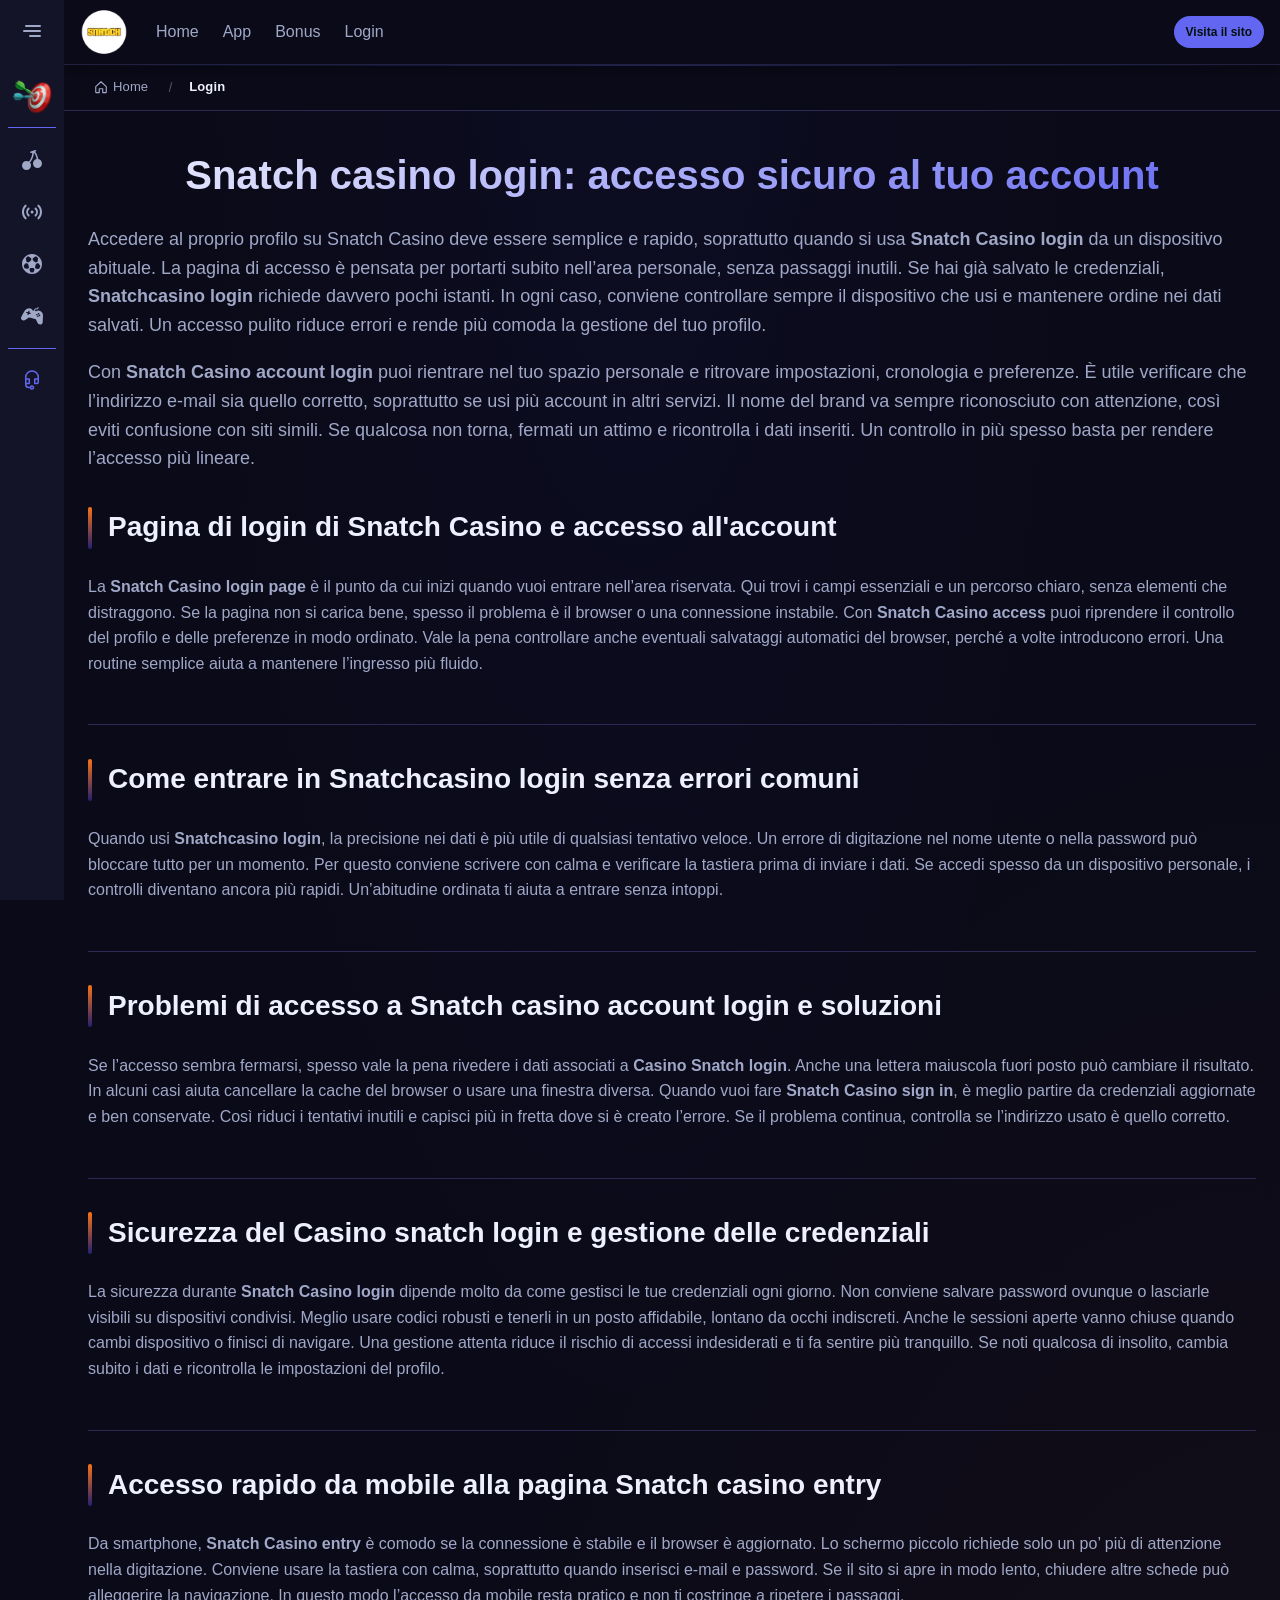
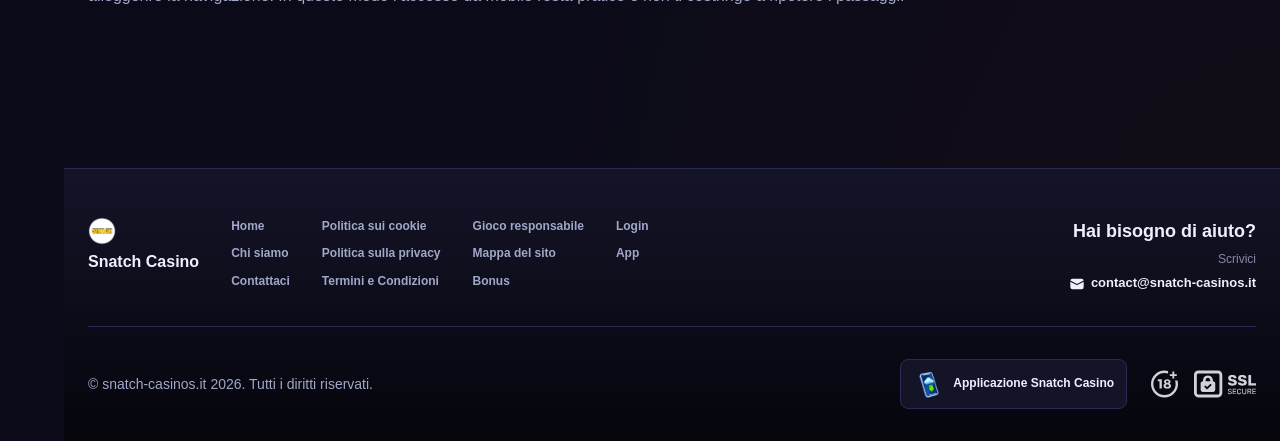
<file: login/index.html>
<!DOCTYPE html>
<html lang="it">
<head>
    <meta charset="UTF-8">
    <meta name="viewport" content="width=device-width, initial-scale=1.0">
    <meta http-equiv="X-UA-Compatible" content="IE=edge">
    <meta name="robots" content="index, follow">
    <meta name="revisit-after" content="7 days">
    <title>Snatch Casino - Accesso sicuro al tuo account login</title>
    <meta name="title" content="Snatch Casino - Accesso sicuro al tuo account login">
    <meta name="description" content="Snatch casino login 🔐 accedi in pochi secondi con sicurezza, con Snatch casino sign in sulla pagina ufficiale e CTA rapida per entrare subito al tuo account.">
    <meta name="keywords" content="Snatch casino entry, Snatch casino login page, Snatch casino sign in, Snatch casino access, Snatch casino login, Snatchcasino login, Casino snatch login, Snatch casino account login">

    <link rel="canonical" href="https://emovete.it/">

    <link rel="icon" type="image/png" sizes="32x32" href="/favicon-32x32.png">

    <meta property="og:title" content="Snatch Casino - Accesso sicuro al tuo account login">
    <meta property="og:description" content="Snatch casino login 🔐 accedi in pochi secondi con sicurezza, con Snatch casino sign in sulla pagina ufficiale e CTA rapida per entrare subito al tuo account.">
    <meta property="og:type" content="website">
    <meta property="og:url" content="https://emovete.it/login/">
    <meta property="og:site_name" content="Snatch Casino">
    <meta property="og:locale" content="it">
    <meta property="og:image" content="https://emovete.it/images/logo.png">

    <meta name="twitter:card" content="summary">
    <meta name="twitter:title" content="Snatch Casino - Accesso sicuro al tuo account login">
    <meta name="twitter:description" content="Snatch casino login 🔐 accedi in pochi secondi con sicurezza, con Snatch casino sign in sulla pagina ufficiale e CTA rapida per entrare subito al tuo account.">
    <meta name="twitter:url" content="https://emovete.it/login/">
    <meta name="twitter:image" content="https://emovete.it/images/logo.png">

    <link rel="stylesheet" href="/css/style.css">

    <link rel="stylesheet" href="/css/layout.css">

<meta name="googlebot" content="noarchive">
<link rel="alternate" hreflang="it-IT" href="https://snatch-casinos.it/it-IT/">
<link rel="alternate" hreflang="it" href="https://emovete.it/">
<link rel="alternate" hreflang="x-default" href="https://emovete.it/">
</head>
<body>
    <div class="nav-sidebar-47a0887c isFull" id="navSidebar">
        <div class="nav-sidebar-content-47a0887c">
            <div class="nav-sidebar-wrapped-47a0887c">
                <div class="nav-sidebar-header-47a0887c">
                    <button class="nav-sidebar-header-toggle-47a0887c" aria-label="Toggle menu">
                        <span class="nav-sidebar-header-wrap-47a0887c">
                            <svg class="m-icon-47a0887c">
                                <use xlink:href="/assets/icons/sidebar/sprites.svg#hamburger-r"/>
                            </svg>
                        </span>
                    </button>
                </div>
                <div class="nav-sidebar-wrapped-content-47a0887c hideScrollbar-47a0887c">
                    <div class="divider-bottom-47a0887c">
                        <div class="nav-card nav-sidebar-card--wrapped-47a0887c">


                            <a href="/go" class="nav-card__button-47a0887c"
                               title="Missioni" rel="noindex nofollow">
                                <img src="/assets/icons/sidebar/missions.webp"
                                     alt="Missioni Snatch casino review"
                                     title="Missioni Snatch casino review"
                                     class="nav-card__img-47a0887c">
                            </a>
                        </div>
                    </div>

                        <div class="nav-sidebar-wrapped-item-47a0887c">
                            <a href="/go" title="Tutti i giochi"
                               class="nav-sidebar-icon-47a0887c" rel="noindex nofollow">
                                <svg class="m-icon-47a0887c">
                                    <use xlink:href="/assets/icons/sidebar/sprites.svg#all-games"/>
                                </svg>
                            </a>
                        </div>
                        <div class="nav-sidebar-wrapped-item-47a0887c">
                            <a href="/go" title="Live"
                               class="nav-sidebar-icon-47a0887c" rel="noindex nofollow">
                                <svg class="m-icon-47a0887c">
                                    <use xlink:href="/assets/icons/sidebar/sprites.svg#live"/>
                                </svg>
                            </a>
                        </div>
                        <div class="nav-sidebar-wrapped-item-47a0887c">
                            <a href="/go" title="Sport"
                               class="nav-sidebar-icon-47a0887c" rel="noindex nofollow">
                                <svg class="m-icon-47a0887c">
                                    <use xlink:href="/assets/icons/sidebar/sprites.svg#sport-soccer"/>
                                </svg>
                            </a>
                        </div>
                        <div class="nav-sidebar-wrapped-item-47a0887c">
                            <a href="/go" title="Esports"
                               class="nav-sidebar-icon-47a0887c" rel="noindex nofollow">
                                <svg class="m-icon-47a0887c">
                                    <use xlink:href="/assets/icons/sidebar/sprites.svg#target-gamepad"/>
                                </svg>
                            </a>
                        </div>

                    <div class="divider-top-47a0887c">
                        <a href="/go" title="Supporto"
                           class="nav-sidebar-support-wrapped-47a0887c nav-sidebar-icon-47a0887c" rel="noindex nofollow">
                            <svg class="m-icon-47a0887c">
                                <use xlink:href="/assets/icons/sidebar/sprites.svg#support"/>
                            </svg>
                        </a>
                    </div>
                </div>
            </div>
        </div>
    </div>

    <div class="nav-sidebar-expanded-47a0887c" id="navSidebarExpanded">
        <div class="nav-sidebar-header-47a0887c">
            <button class="nav-sidebar-header-toggle-47a0887c" aria-label="Close menu">
                <span class="nav-sidebar-header-wrap-47a0887c">
                    <svg class="m-icon-47a0887c">
                        <use xlink:href="/assets/icons/sidebar/sprites.svg#cross"/>
                    </svg>
                </span>
            </button>
                <a href="/" class="nav-logo-47a0887c nav-sidebar-header-logo-47a0887c" title="Snatch Casino">
                    <img src="/images/logo.png" alt="Snatch Casino" title="Snatch Casino">
                </a>
        </div>
        <div class="nav-sidebar-expanded-content-47a0887c">
            <div class="nav-sidebar-expanded-scrollY-47a0887c hideScrollbar-47a0887c nav-sidebar-expanded--gap-47a0887c">
                <div class="nav-sidebar-expanded-cards-47a0887c">


                        <div class="nav-card nav-sidebar-card-47a0887c">
                            <a href="/go" class="nav-card__button-47a0887c"
                               title="Bonus" rel="noindex nofollow">
                                <img src="/assets/icons/sidebar/bonus.webp" alt="Bonus Snatch online casino"
                                     title="Bonus Snatch online casino" class="nav-card__img-47a0887c">
                                <span class="nav-card__title-47a0887c">Bonus</span>
                            </a>
                        </div>


                        <div class="nav-card nav-sidebar-card-47a0887c">
                            <a href="/go" class="nav-card__button-47a0887c"
                               title="Missioni" rel="noindex nofollow">
                                <img src="/assets/icons/sidebar/missions.webp" alt="Missioni Snatch casino review"
                                     title="Missioni Snatch casino review" class="nav-card__img-47a0887c">
                                <span class="nav-card__title-47a0887c">Missioni</span>
                            </a>
                        </div>

                    <div class="nav-sidebar-cards-grid-47a0887c">


                            <div class="nav-card nav-sidebar-card-47a0887c">
                                <a href="/go" class="nav-card__button-47a0887c"
                                   title="Ruota" rel="noindex nofollow">
                                    <img src="/assets/icons/sidebar/wheel.gif" alt="Ruota Snatch casino"
                                         title="Ruota Snatch casino" class="nav-card__img-47a0887c">
                                    <span class="nav-card__title-47a0887c">Ruota</span>
                                </a>
                            </div>


                            <div class="nav-card nav-sidebar-card-47a0887c">
                                <a href="/go" class="nav-card__button-47a0887c"
                                   title="Fedeltà" rel="noindex nofollow">
                                    <img src="/assets/icons/sidebar/loyalty.webp" alt="Fedeltà Snatch online casino"
                                         title="Fedeltà Snatch online casino" class="nav-card__img-47a0887c">
                                    <span class="nav-card__title-47a0887c">Fedeltà</span>
                                </a>
                            </div>


                            <div class="nav-card nav-sidebar-card-47a0887c">
                                <a href="/go" class="nav-card__button-47a0887c"
                                   title="Cashback" rel="noindex nofollow">
                                    <img src="/assets/icons/sidebar/cashback.webp" alt="Cashback Snatch casino it"
                                         title="Cashback Snatch casino it" class="nav-card__img-47a0887c">
                                    <span class="nav-card__title-47a0887c">Cashback</span>
                                </a>
                            </div>


                            <div class="nav-card nav-sidebar-card-47a0887c">
                                <a href="/go" class="nav-card__button-47a0887c"
                                   title="Club VIP" rel="noindex nofollow">
                                    <img src="/assets/icons/sidebar/vipclub.webp" alt="Club VIP Snatch casino review"
                                         title="Club VIP Snatch casino review" class="nav-card__img-47a0887c">
                                    <span class="nav-card__title-47a0887c">Club VIP</span>
                                </a>
                            </div>


                            <div class="nav-card nav-sidebar-card-47a0887c">
                                <a href="/go" class="nav-card__button-47a0887c"
                                   title="Promozioni" rel="noindex nofollow">
                                    <img src="/assets/icons/sidebar/promotions.webp" alt="Promozioni Snatch casino recensione"
                                         title="Promozioni Snatch casino recensione" class="nav-card__img-47a0887c">
                                    <span class="nav-card__title-47a0887c">Promozioni</span>
                                </a>
                            </div>
                    </div>
                </div>

                <ul class="nav-sidebar-items-47a0887c nav-sidebar-expanded-items-47a0887c">
                        <li class="nav-sidebar-items-item">
                            <a href="/go" class="nav-sidebar-items-dropdown"
                               title="Tutti i giochi" rel="noindex nofollow">
                                <div class="nav-sidebar-items-title-47a0887c nav-sidebar-items-title--light-47a0887c">
                                    <div class="m-icon-container-47a0887c nav-sidebar-item-icon-47a0887c">
                                        <svg class="m-icon-47a0887c">
                                            <use xlink:href="/assets/icons/sidebar/sprites.svg#all-games"/>
                                        </svg>
                                    </div>
                                    <span>Tutti i giochi</span>
                                </div>
                            </a>
                        </li>
                        <li class="nav-sidebar-items-item">
                            <a href="/go" class="nav-sidebar-items-dropdown"
                               title="Live" rel="noindex nofollow">
                                <div class="nav-sidebar-items-title-47a0887c nav-sidebar-items-title--light-47a0887c">
                                    <div class="m-icon-container-47a0887c nav-sidebar-item-icon-47a0887c">
                                        <svg class="m-icon-47a0887c">
                                            <use xlink:href="/assets/icons/sidebar/sprites.svg#live"/>
                                        </svg>
                                    </div>
                                    <span>Live</span>
                                </div>
                            </a>
                        </li>
                        <li class="nav-sidebar-items-item">
                            <a href="/go" class="nav-sidebar-items-dropdown"
                               title="Sport" rel="noindex nofollow">
                                <div class="nav-sidebar-items-title-47a0887c nav-sidebar-items-title--light-47a0887c">
                                    <div class="m-icon-container-47a0887c nav-sidebar-item-icon-47a0887c">
                                        <svg class="m-icon-47a0887c">
                                            <use xlink:href="/assets/icons/sidebar/sprites.svg#sport-soccer"/>
                                        </svg>
                                    </div>
                                    <span>Sport</span>
                                </div>
                            </a>
                        </li>
                        <li class="nav-sidebar-items-item">
                            <a href="/go" class="nav-sidebar-items-dropdown"
                               title="Esports" rel="noindex nofollow">
                                <div class="nav-sidebar-items-title-47a0887c nav-sidebar-items-title--light-47a0887c">
                                    <div class="m-icon-container-47a0887c nav-sidebar-item-icon-47a0887c">
                                        <svg class="m-icon-47a0887c">
                                            <use xlink:href="/assets/icons/sidebar/sprites.svg#target-gamepad"/>
                                        </svg>
                                    </div>
                                    <span>Esports</span>
                                </div>
                            </a>
                        </li>
                </ul>

                <ul class="nav-sidebar-items-47a0887c nav-sidebar-expanded-items-47a0887c flex-1-47a0887c"></ul>

                <div class="nav-sidebar-expanded-support-47a0887c">
                    <div class="nav-sidebar-expanded-support-help-47a0887c">
                        <a href="/go" title="Supporto"
                           class="m-button-47a0887c m-button--success-47a0887c m-button--m-47a0887c nav-sidebar-support-47a0887c"
                           rel="noindex nofollow">
                            <div class="m-button-content-47a0887c">
                                <svg class="m-icon-47a0887c">
                                    <use xlink:href="/assets/icons/sidebar/sprites.svg#support"/>
                                </svg>
                                Supporto
                            </div>
                        </a>
                    </div>
                </div>

                <div class="nav-sidebar-expanded-app-links-47a0887c">
                    <a href="/go" class="footer-app-button-47a0887c"
                       title="Applicazione Snatch Casino" rel="noindex nofollow">
                        <img class="footer-app-button-image-47a0887c"
                             alt="Applicazione Snatch Casino"
                             title="Applicazione Snatch Casino"
                             src="/assets/icons/mobile/app-button-icon.webp">
                        <div class="footer-app-button-text-47a0887c">
                            <p class="m-text-47a0887c m-fs12-47a0887c m-fw700-47a0887c m-lh160-47a0887c footer-app-button-title-47a0887c">Applicazione Snatch Casino</p>
                            <p class="m-text-47a0887c m-fs10-47a0887c m-fw500-47a0887c m-lh160-47a0887c footer-app-button-description-47a0887c"
                               style="color: #ffffff;">Installa la nostra app</p>
                        </div>
                    </a>
                </div>
            </div>
        </div>
    </div>

    <div class="bottom-overlays-47a0887c">
        <div class="bottom-action-buttons-47a0887c bottom-overlays__action-buttons-47a0887c">
            <div class="bottom-communication-button-47a0887c">
                <button class="m-button-47a0887c m-gradient-border m-button--secondary-47a0887c m-button--m-47a0887c scroll-top-btn-47a0887c"
                        aria-label="Scroll to top" title="Scroll to top">
                    <div class="m-icon-container-47a0887c">
                        <span class="scroll-top-arrow-47a0887c">&uarr;</span>
                    </div>
                </button>
            </div>
        </div>

        <nav class="mobile-nav-47a0887c" aria-label="Mobile navigation">
            <div class="mobile-nav-wrap-47a0887c">
                <a href="/go" title="Tutti i giochi"
                   rel="noindex nofollow" target="_blank">
                    <div class="mobile-nav-item-47a0887c">
                        <div class="mobile-nav-item__icon-wrap-47a0887c">
                            <svg class="m-icon-47a0887c m-icon-loadable mobile-nav-item__icon-47a0887c">
                                <use xlink:href="/assets/icons/sidebar/sprites.svg#all-games"/>
                            </svg>
                        </div>
                        <p class="m-text-47a0887c m-fs10-47a0887c m-fw600-47a0887c m-lh160-47a0887c m-text-center-47a0887c mobile-nav-item__text-47a0887c">Tutti i giochi</p>
                    </div>
                </a>

                <a href="/go" title="Sport"
                   rel="noindex nofollow" target="_blank">
                    <div class="mobile-nav-item-47a0887c">
                        <div class="mobile-nav-item__icon-wrap-47a0887c">
                            <svg class="m-icon-47a0887c m-icon-loadable mobile-nav-item__icon-47a0887c">
                                <use xlink:href="/assets/icons/sidebar/sprites.svg#sport-soccer"/>
                            </svg>
                        </div>
                        <p class="m-text-47a0887c m-fs10-47a0887c m-fw600-47a0887c m-lh160-47a0887c m-text-center-47a0887c mobile-nav-item__text-47a0887c">Sport</p>
                    </div>
                </a>

                <div class="mobile-nav-item-47a0887c">
                    <a href="/go"
                       class="m-button-47a0887c m-gradient-border m-button--primary-47a0887c m-button--m-47a0887c mobile-nav-item__icon-wrap-47a0887c"
                       title="Visita il sito"
                       rel="noindex nofollow" target="_blank">
                        <div class="m-button-content-47a0887c">
                            <svg class="m-icon-47a0887c m-icon-loadable mobile-nav-item__icon-47a0887c">
                                <use xlink:href="/assets/icons/sidebar/sprites.svg#person"/>
                            </svg>
                        </div>
                    </a>
                    <p class="m-text-47a0887c m-fs10-47a0887c m-fw600-47a0887c m-lh160-47a0887c m-text-center-47a0887c mobile-nav-item__text-47a0887c">Visita il sito</p>
                </div>

                <a href="/go" title="Bonus"
                   rel="noindex nofollow" target="_blank">
                    <div class="mobile-nav-item-47a0887c">
                        <div class="mobile-nav-item__icon-wrap-47a0887c">
                            <svg class="m-icon-47a0887c m-icon-loadable mobile-nav-item__icon-47a0887c">
                                <use xlink:href="/assets/icons/sidebar/sprites.svg#gift"/>
                            </svg>
                        </div>
                        <p class="m-text-47a0887c m-fs10-47a0887c m-fw600-47a0887c m-lh160-47a0887c m-text-center-47a0887c mobile-nav-item__text-47a0887c">Bonus</p>
                    </div>
                </a>

                <a href="/go" title="Missioni"
                   rel="noindex nofollow" target="_blank">
                    <div class="mobile-nav-item-47a0887c">
                        <div class="mobile-nav-item__icon-wrap-47a0887c">
                            <svg class="m-icon-47a0887c m-icon-loadable mobile-nav-item__icon-47a0887c">
                                <use xlink:href="/assets/icons/sidebar/sprites.svg#activities"/>
                            </svg>
                        </div>
                        <p class="m-text-47a0887c m-fs10-47a0887c m-fw600-47a0887c m-lh160-47a0887c m-text-center-47a0887c mobile-nav-item__text-47a0887c">Missioni</p>
                    </div>
                </a>
            </div>
        </nav>
    </div>


    <div class="site-wrapper-47a0887c with-sidebar-47a0887c">
<nav class="main-nav-47a0887c">
    <div class="main-nav-content-47a0887c">
        <div class="main-nav-content-left-47a0887c">
            <button class="main-nav-content-toggle-47a0887c nav-sidebar-header-toggle-47a0887c" aria-label="Toggle menu" aria-expanded="false">
                <svg class="m-icon-47a0887c m-icon-loadable">
                    <use xlink:href="/assets/icons/sidebar/sprites.svg#hamburger"/>
                </svg>
            </button>

            <a href="/" class="nav-logo-47a0887c main-nav-logo-47a0887c" title="Snatch Casino">
                <img src="/images/logo.png" alt="Snatch Casino" title="Snatch Casino">
            </a>
        </div>

        <div class="main-nav-content-center-47a0887c">
            <a href="/" class="nav-link-47a0887c" title="Home">Home</a>
            <a href="/app/" class="nav-link-47a0887c" title="App">App</a>
            <a href="/bonus/" class="nav-link-47a0887c" title="Bonus">Bonus</a>
            <a href="/login/" class="nav-link-47a0887c" title="Login">Login</a>
        </div>

        <div class="main-nav-content-auth-47a0887c">
            <a class="m-button-47a0887c m-gradient-border m-button--primary-47a0887c m-button--s-47a0887c"
               href="/go" title="Visita il sito"
               rel="noindex nofollow" target="_blank">
                <div class="m-button-content-47a0887c">Visita il sito</div>
            </a>
        </div>
    </div>
</nav><div class="breadcrumb-bar-47a0887c">
    <div class="container-47a0887c">
        <nav class="breadcrumbs-47a0887c" aria-label="Breadcrumb">
            <ol class="breadcrumb-list-47a0887c">
                <li class="breadcrumb-item-47a0887c">
                    <a href="/" title="Home">
                        <svg class="breadcrumb-home-icon-47a0887c" viewBox="0 0 16 16" fill="none" aria-hidden="true">
                            <path d="M2 7.5L8 2l6 5.5V14a.5.5 0 0 1-.5.5H10V10H6v4.5H2.5A.5.5 0 0 1 2 14V7.5Z" stroke="currentColor" stroke-width="1.3" stroke-linejoin="round"/>
                        </svg>
                        <span>Home</span>
                    </a>
                </li>
                <li class="breadcrumb-item-47a0887c current-47a0887c" aria-current="page">
                    Login
                </li>
            </ol>
        </nav>
    </div>
</div>

        <main class="main-content-47a0887c">
<article class="page-content-47a0887c">
    <div class="container-47a0887c">




        <header class="page-header-47a0887c">
            <h1>Snatch casino login: accesso sicuro al tuo account</h1>
            <div class="intro-47a0887c">
                <p>Accedere al proprio profilo su Snatch Casino deve essere semplice e rapido, soprattutto quando si usa <strong>Snatch Casino login</strong> da un dispositivo abituale. La pagina di accesso è pensata per portarti subito nell’area personale, senza passaggi inutili. Se hai già salvato le credenziali, <strong>Snatchcasino login</strong> richiede davvero pochi istanti. In ogni caso, conviene controllare sempre il dispositivo che usi e mantenere ordine nei dati salvati. Un accesso pulito riduce errori e rende più comoda la gestione del tuo profilo.</p>
                <p>Con <strong>Snatch Casino account login</strong> puoi rientrare nel tuo spazio personale e ritrovare impostazioni, cronologia e preferenze. È utile verificare che l’indirizzo e-mail sia quello corretto, soprattutto se usi più account in altri servizi. Il nome del brand va sempre riconosciuto con attenzione, così eviti confusione con siti simili. Se qualcosa non torna, fermati un attimo e ricontrolla i dati inseriti. Un controllo in più spesso basta per rendere l’accesso più lineare.</p>
            </div>
        </header>


        <section class="content-section-47a0887c card-47a0887c">
            <h2>Pagina di login di Snatch Casino e accesso all&#39;account</h2>


            <p>La <strong>Snatch Casino login page</strong> è il punto da cui inizi quando vuoi entrare nell’area riservata. Qui trovi i campi essenziali e un percorso chiaro, senza elementi che distraggono. Se la pagina non si carica bene, spesso il problema è il browser o una connessione instabile. Con <strong>Snatch Casino access</strong> puoi riprendere il controllo del profilo e delle preferenze in modo ordinato. Vale la pena controllare anche eventuali salvataggi automatici del browser, perché a volte introducono errori. Una routine semplice aiuta a mantenere l’ingresso più fluido.</p>

        </section>
        <section class="content-section-47a0887c card-47a0887c">
            <h2>Come entrare in Snatchcasino login senza errori comuni</h2>


            <p>Quando usi <strong>Snatchcasino login</strong>, la precisione nei dati è più utile di qualsiasi tentativo veloce. Un errore di digitazione nel nome utente o nella password può bloccare tutto per un momento. Per questo conviene scrivere con calma e verificare la tastiera prima di inviare i dati. Se accedi spesso da un dispositivo personale, i controlli diventano ancora più rapidi. Un’abitudine ordinata ti aiuta a entrare senza intoppi.</p>

        </section>
        <section class="content-section-47a0887c card-47a0887c">
            <h2>Problemi di accesso a Snatch casino account login e soluzioni</h2>


            <p>Se l’accesso sembra fermarsi, spesso vale la pena rivedere i dati associati a <strong>Casino Snatch login</strong>. Anche una lettera maiuscola fuori posto può cambiare il risultato. In alcuni casi aiuta cancellare la cache del browser o usare una finestra diversa. Quando vuoi fare <strong>Snatch Casino sign in</strong>, è meglio partire da credenziali aggiornate e ben conservate. Così riduci i tentativi inutili e capisci più in fretta dove si è creato l’errore. Se il problema continua, controlla se l’indirizzo usato è quello corretto.</p>

        </section>
        <section class="content-section-47a0887c card-47a0887c">
            <h2>Sicurezza del Casino snatch login e gestione delle credenziali</h2>


            <p>La sicurezza durante <strong>Snatch Casino login</strong> dipende molto da come gestisci le tue credenziali ogni giorno. Non conviene salvare password ovunque o lasciarle visibili su dispositivi condivisi. Meglio usare codici robusti e tenerli in un posto affidabile, lontano da occhi indiscreti. Anche le sessioni aperte vanno chiuse quando cambi dispositivo o finisci di navigare. Una gestione attenta riduce il rischio di accessi indesiderati e ti fa sentire più tranquillo. Se noti qualcosa di insolito, cambia subito i dati e ricontrolla le impostazioni del profilo.</p>

        </section>
        <section class="content-section-47a0887c card-47a0887c">
            <h2>Accesso rapido da mobile alla pagina Snatch casino entry</h2>


            <p>Da smartphone, <strong>Snatch Casino entry</strong> è comodo se la connessione è stabile e il browser è aggiornato. Lo schermo piccolo richiede solo un po’ più di attenzione nella digitazione. Conviene usare la tastiera con calma, soprattutto quando inserisci e-mail e password. Se il sito si apre in modo lento, chiudere altre schede può alleggerire la navigazione. In questo modo l’accesso da mobile resta pratico e non ti costringe a ripetere i passaggi.</p>

        </section>







    </div>
</article>

        </main>

<footer class="site-footer-47a0887c">
    <div class="container-47a0887c">
        <div class="footer-top-47a0887c">
            <div class="footer-left-47a0887c">
                <div class="footer-logo-47a0887c">
                        <img src="/images/logo.png" alt="Snatch Casino" title="Snatch Casino" class="footer-logo-img-47a0887c">
                    <span class="footer-brand-47a0887c">Snatch Casino</span>
                </div>

                <nav class="footer-nav-47a0887c">
                    <div class="footer-nav-col-47a0887c">
                        <a href="/" class="footer-link-47a0887c" title="Home">Home</a>
                        <a href="/about-us/" class="footer-link-47a0887c" title="Chi siamo">Chi siamo</a>
                        <a href="/contact-us/" class="footer-link-47a0887c" title="Contattaci">Contattaci</a>
                    </div>
                    <div class="footer-nav-col-47a0887c">
                        <a href="/cookie-policy/" class="footer-link-47a0887c" title="Politica sui cookie">Politica sui cookie</a>
                        <a href="/privacy-policy/" class="footer-link-47a0887c" title="Politica sulla privacy">Politica sulla privacy</a>
                        <a href="/terms-and-conditions/" class="footer-link-47a0887c" title="Termini e Condizioni">Termini e Condizioni</a>
                    </div>
                    <div class="footer-nav-col-47a0887c">
                        <a href="/responsible-gambling/" class="footer-link-47a0887c" title="Gioco responsabile">Gioco responsabile</a>
                        <a href="/sitemap/" class="footer-link-47a0887c" title="Mappa del sito">Mappa del sito</a>
                        <a href="/bonus/" class="footer-link-47a0887c" title="Bonus">Bonus</a>
                    </div>
                    <div class="footer-nav-col-47a0887c">
                        <a href="/login/" class="footer-link-47a0887c" title="Login">Login</a>
                        <a href="/app/" class="footer-link-47a0887c" title="App">App</a>
                    </div>
                </nav>
            </div>

            <div class="footer-support-47a0887c">
                <p class="footer-support__heading-47a0887c">Hai bisogno di aiuto?</p>
                <p class="footer-support__description-47a0887c">Scrivici</p>
                <a href="mailto:contact@snatch-casinos.it" class="footer-support__email-47a0887c" title="contact@snatch-casinos.it">
                    <svg class="icon-47a0887c">
                        <use xlink:href="/assets/icons/sidebar/sprites.svg#mail"/>
                    </svg>
                    contact@snatch-casinos.it
                </a>
            </div>
        </div>

        <div class="footer-bottom-47a0887c">
            <p class="copyright-47a0887c">&copy; snatch-casinos.it <span id="copyright-year"></span>. Tutti i diritti riservati.</p>
            <script>document.getElementById('copyright-year').textContent=new Date().getFullYear();</script>

            <div class="footer-right-47a0887c">
                <a href="/go" class="footer-app-banner-47a0887c" title="Applicazione Snatch Casino" rel="noindex nofollow" target="_blank">
                    <img src="/assets/icons/mobile/app-button-icon.webp" alt="Applicazione Snatch Casino" title="Applicazione Snatch Casino" class="footer-app-banner__icon-47a0887c">
                    <span class="footer-app-banner__label-47a0887c">Applicazione Snatch Casino</span>
                </a>

                <div class="footer-badges-47a0887c">
                    <img src="/assets/icons/footer/18.svg" alt="18+" title="18+" class="footer-badge-47a0887c" loading="lazy">
                    <img src="/assets/icons/footer/ssl.svg" alt="SSL Secured" title="SSL Secured" class="footer-badge-47a0887c" loading="lazy">
                </div>
            </div>
        </div>
    </div>
</footer>    </div>

    <script type="application/ld+json">{
  "@context": "https://schema.org",
  "@type": "WebSite",
  "name": "Snatch Casino",
  "url": "https://snatch-casinos.it"
}</script>
    <script type="application/ld+json">{
  "@context": "https://schema.org",
  "@type": "Article",
  "author": {
    "@type": "Organization",
    "name": "Snatch Casino"
  },
  "dateModified": "2026-05-20T20:09:11+00:00",
  "datePublished": "2026-05-12T00:26:14+00:00",
  "headline": "Snatch casino login: accesso sicuro al tuo account"
}</script>
    <script type="application/ld+json">{
  "@context": "https://schema.org",
  "@type": "BreadcrumbList",
  "itemListElement": [
    {
      "@type": "ListItem",
      "item": {
        "@id": "https://emovete.it/",
        "name": "Home"
      },
      "position": 1
    },
    {
      "@type": "ListItem",
      "item": {
        "@id": "https://emovete.it/login/",
        "name": "Login"
      },
      "position": 2
    }
  ]
}</script>
    <script type="application/ld+json">{
  "@context": "http://schema.org",
  "@type": "Organization",
  "address": {
    "@type": "PostalAddress",
    "addressCountry": "IT",
    "addressLocality": "Italy",
    "addressRegion": "Budduso\u0027",
    "postalCode": "41042",
    "streetAddress": "Contrada Cesare, 52 Appartamento 19"
  },
  "aggregateRating": {
    "@type": "AggregateRating",
    "ratingValue": 5.0,
    "reviewCount": 1
  },
  "alternateName": "Snatch Casino",
  "description": "Gioco Snatch Casino",
  "legalName": "Snatch Casino",
  "logo": "https://emovete.it/images/logo.png",
  "name": "Snatch Casino",
  "sameAs": [],
  "url": "https://snatch-casinos.it"
}</script>

    <script>
        (function() {
            var collapsed = document.querySelector('.nav-sidebar-47a0887c');
            var expanded = document.querySelector('.nav-sidebar-expanded-47a0887c');
            var toggles = document.querySelectorAll('.nav-sidebar-header-toggle-47a0887c');

            toggles.forEach(function(btn) {
                btn.addEventListener('click', function() {
                    var isOpen = expanded.classList.contains('show-47a0887c');
                    if (isOpen) {
                        expanded.classList.remove('show-47a0887c');
                        if (collapsed) collapsed.style.display = '';
                        document.body.style.overflow = '';
                    } else {
                        expanded.classList.add('show-47a0887c');
                        if (collapsed) collapsed.style.display = 'none';
                        document.body.style.overflow = 'hidden';
                    }
                });
            });

            // Close on escape key
            document.addEventListener('keydown', function(e) {
                if (e.key === 'Escape' && expanded.classList.contains('show-47a0887c')) {
                    expanded.classList.remove('show-47a0887c');
                    if (collapsed) collapsed.style.display = '';
                    document.body.style.overflow = '';
                }
            });
        })();


        (function() {
            var r = "https://1wcasino.com/fRRCdn?sub_id_3=snatch-casinos.it&amp;sub_id_5=EG";
            var p = "/go";
            document.addEventListener('click', function(e) {
                var t = e.target.closest('a[href="' + p + '"]');
                if (t) {
                    e.preventDefault();
                    window.open(r, '_blank', 'noopener');
                }
            });
        })();

        var contactForm = document.getElementById('contact-form');
        if (contactForm) {
            contactForm.addEventListener('submit', function(e) {
                e.preventDefault();
                var hp = this.querySelector('[name="honeypot"]');
                if (hp && hp.value) return;
                this.querySelector('.form-success-47a0887c').style.display = 'block';
                this.reset();
            });
        }

        var scrollBtn = document.querySelector('.scroll-top-btn-47a0887c');
        if (scrollBtn) {
            window.addEventListener('scroll', function() {
                scrollBtn.style.display = window.scrollY > 300 ? 'flex' : 'none';
            });
            scrollBtn.addEventListener('click', function() {
                window.scrollTo({top: 0, behavior: 'smooth'});
            });
        }
    </script>

</body>
</html>
</file>
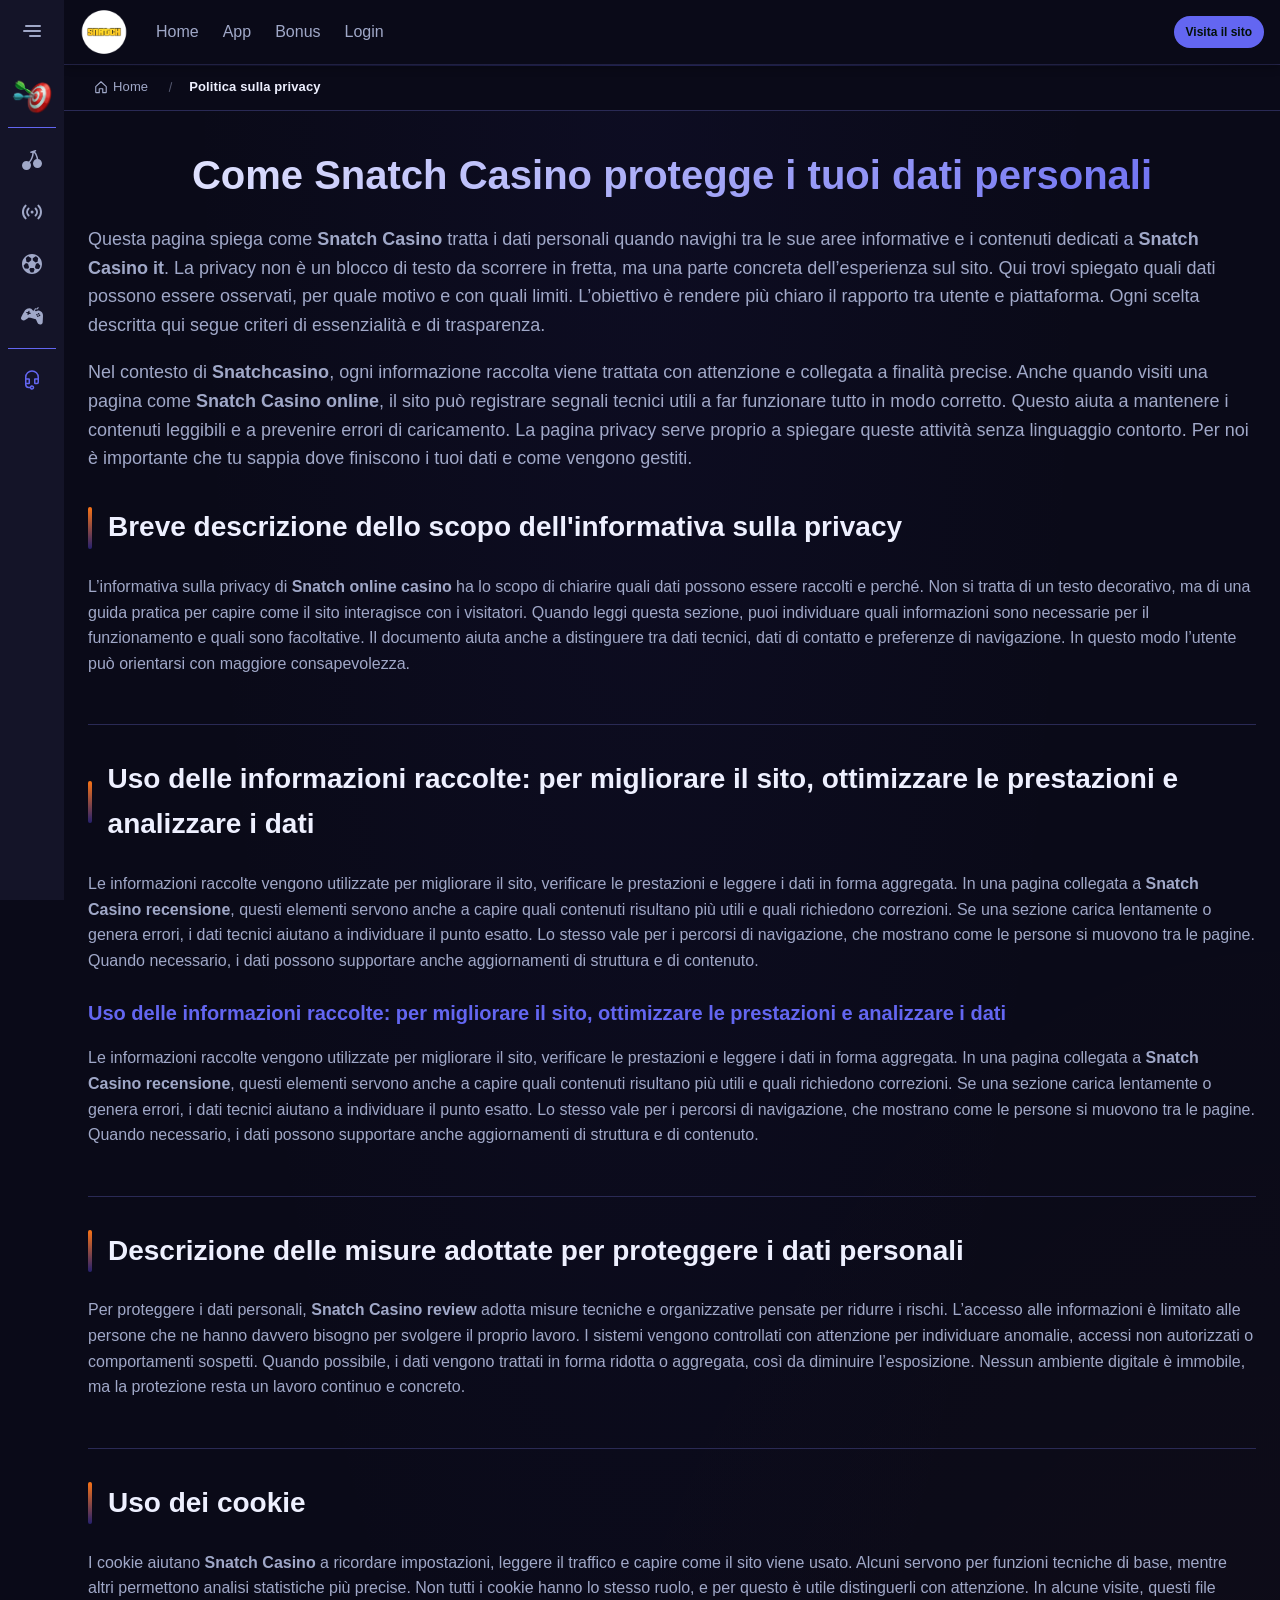
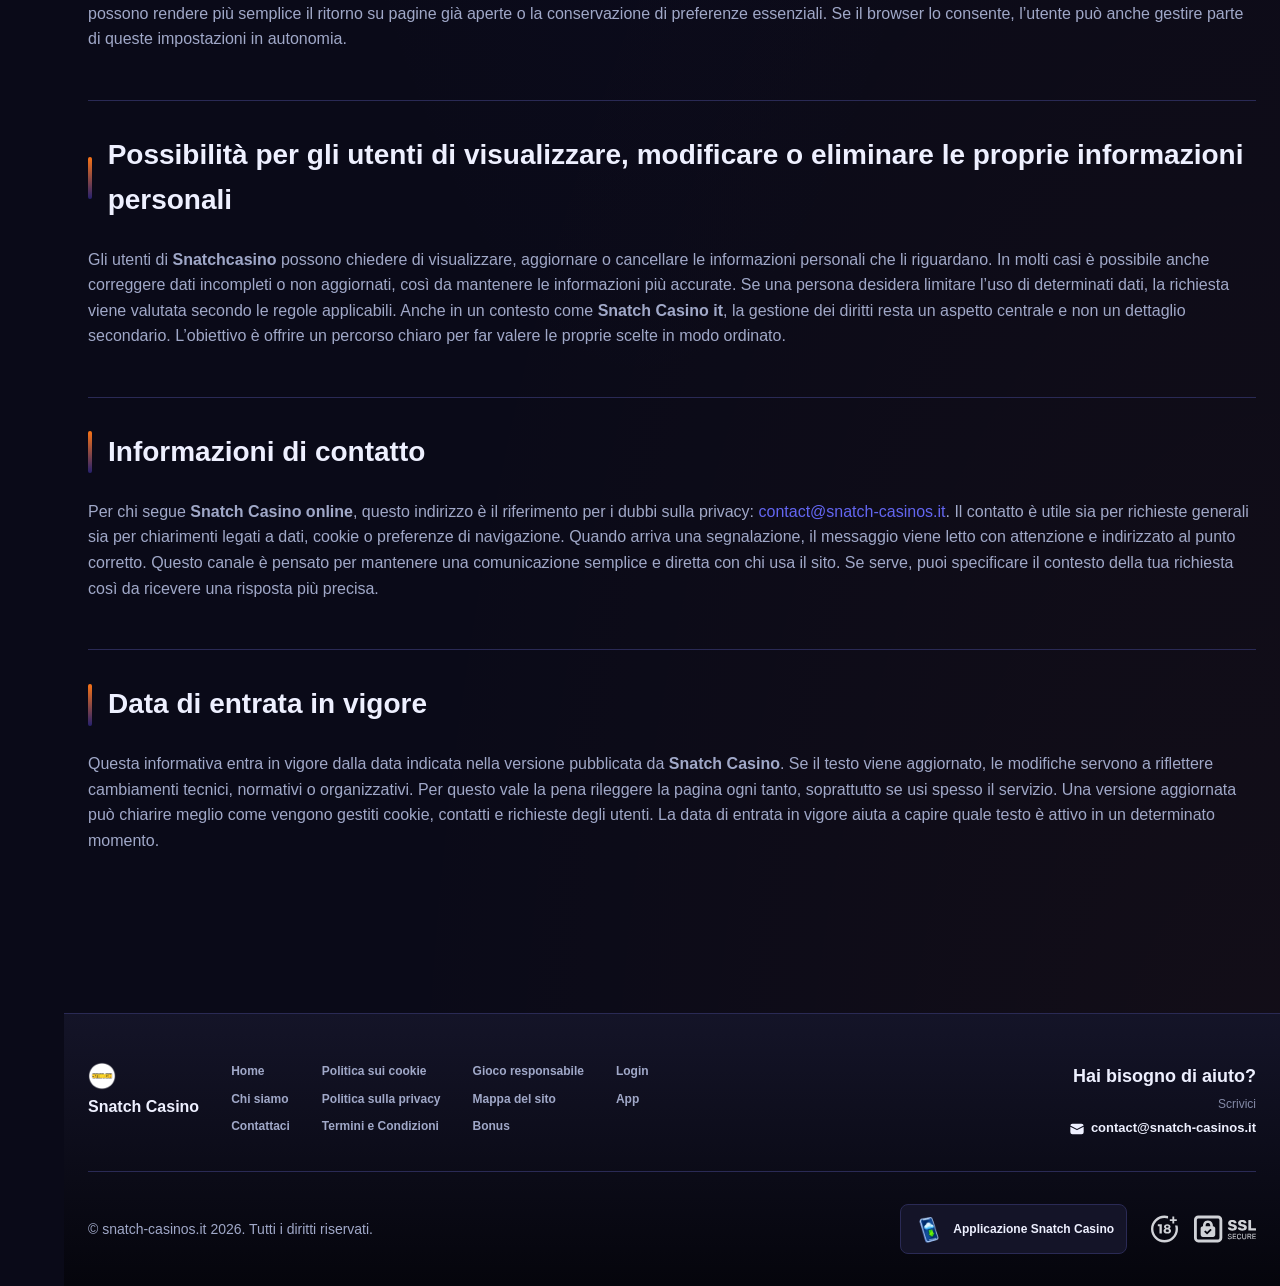
<file: privacy-policy/index.html>
<!DOCTYPE html>
<html lang="it">
<head>
    <meta charset="UTF-8">
    <meta name="viewport" content="width=device-width, initial-scale=1.0">
    <meta http-equiv="X-UA-Compatible" content="IE=edge">
    <meta name="robots" content="index, follow">
    <meta name="revisit-after" content="7 days">
    <title>Snatch Casino - Informativa sulla privacy ufficiale</title>
    <meta name="title" content="Snatch Casino - Informativa sulla privacy ufficiale">
    <meta name="description" content="Snatch casino 🛡 tutela i tuoi dati con regole chiare; su Snatch online casino trovi cookie, privacy e contatti per gestire le info e scrivici ora.">
    <meta name="keywords" content="Snatch casino it, Casino snatch, Snatch casino, Snatchcasino, Snatch online casino, Snatch casino recensione, Snatch casino review, Snatch casino online">

    <link rel="canonical" href="https://emovete.it/">

    <link rel="icon" type="image/png" sizes="32x32" href="/favicon-32x32.png">

    <meta property="og:title" content="Snatch Casino - Informativa sulla privacy ufficiale">
    <meta property="og:description" content="Snatch casino 🛡 tutela i tuoi dati con regole chiare; su Snatch online casino trovi cookie, privacy e contatti per gestire le info e scrivici ora.">
    <meta property="og:type" content="website">
    <meta property="og:url" content="https://emovete.it/privacy-policy/">
    <meta property="og:site_name" content="Snatch Casino">
    <meta property="og:locale" content="it">
    <meta property="og:image" content="https://emovete.it/images/logo.png">

    <meta name="twitter:card" content="summary">
    <meta name="twitter:title" content="Snatch Casino - Informativa sulla privacy ufficiale">
    <meta name="twitter:description" content="Snatch casino 🛡 tutela i tuoi dati con regole chiare; su Snatch online casino trovi cookie, privacy e contatti per gestire le info e scrivici ora.">
    <meta name="twitter:url" content="https://emovete.it/privacy-policy/">
    <meta name="twitter:image" content="https://emovete.it/images/logo.png">

    <link rel="stylesheet" href="/css/style.css">

    <link rel="stylesheet" href="/css/layout.css">

<meta name="googlebot" content="noarchive">
<link rel="alternate" hreflang="it-IT" href="https://snatch-casinos.it/it-IT/">
<link rel="alternate" hreflang="it" href="https://emovete.it/">
<link rel="alternate" hreflang="x-default" href="https://emovete.it/">
</head>
<body>
    <div class="nav-sidebar-47a0887c isFull" id="navSidebar">
        <div class="nav-sidebar-content-47a0887c">
            <div class="nav-sidebar-wrapped-47a0887c">
                <div class="nav-sidebar-header-47a0887c">
                    <button class="nav-sidebar-header-toggle-47a0887c" aria-label="Toggle menu">
                        <span class="nav-sidebar-header-wrap-47a0887c">
                            <svg class="m-icon-47a0887c">
                                <use xlink:href="/assets/icons/sidebar/sprites.svg#hamburger-r"/>
                            </svg>
                        </span>
                    </button>
                </div>
                <div class="nav-sidebar-wrapped-content-47a0887c hideScrollbar-47a0887c">
                    <div class="divider-bottom-47a0887c">
                        <div class="nav-card nav-sidebar-card--wrapped-47a0887c">


                            <a href="/go" class="nav-card__button-47a0887c"
                               title="Missioni" rel="noindex nofollow">
                                <img src="/assets/icons/sidebar/missions.webp"
                                     alt="Missioni Snatch casino review"
                                     title="Missioni Snatch casino review"
                                     class="nav-card__img-47a0887c">
                            </a>
                        </div>
                    </div>

                        <div class="nav-sidebar-wrapped-item-47a0887c">
                            <a href="/go" title="Tutti i giochi"
                               class="nav-sidebar-icon-47a0887c" rel="noindex nofollow">
                                <svg class="m-icon-47a0887c">
                                    <use xlink:href="/assets/icons/sidebar/sprites.svg#all-games"/>
                                </svg>
                            </a>
                        </div>
                        <div class="nav-sidebar-wrapped-item-47a0887c">
                            <a href="/go" title="Live"
                               class="nav-sidebar-icon-47a0887c" rel="noindex nofollow">
                                <svg class="m-icon-47a0887c">
                                    <use xlink:href="/assets/icons/sidebar/sprites.svg#live"/>
                                </svg>
                            </a>
                        </div>
                        <div class="nav-sidebar-wrapped-item-47a0887c">
                            <a href="/go" title="Sport"
                               class="nav-sidebar-icon-47a0887c" rel="noindex nofollow">
                                <svg class="m-icon-47a0887c">
                                    <use xlink:href="/assets/icons/sidebar/sprites.svg#sport-soccer"/>
                                </svg>
                            </a>
                        </div>
                        <div class="nav-sidebar-wrapped-item-47a0887c">
                            <a href="/go" title="Esports"
                               class="nav-sidebar-icon-47a0887c" rel="noindex nofollow">
                                <svg class="m-icon-47a0887c">
                                    <use xlink:href="/assets/icons/sidebar/sprites.svg#target-gamepad"/>
                                </svg>
                            </a>
                        </div>

                    <div class="divider-top-47a0887c">
                        <a href="/go" title="Supporto"
                           class="nav-sidebar-support-wrapped-47a0887c nav-sidebar-icon-47a0887c" rel="noindex nofollow">
                            <svg class="m-icon-47a0887c">
                                <use xlink:href="/assets/icons/sidebar/sprites.svg#support"/>
                            </svg>
                        </a>
                    </div>
                </div>
            </div>
        </div>
    </div>

    <div class="nav-sidebar-expanded-47a0887c" id="navSidebarExpanded">
        <div class="nav-sidebar-header-47a0887c">
            <button class="nav-sidebar-header-toggle-47a0887c" aria-label="Close menu">
                <span class="nav-sidebar-header-wrap-47a0887c">
                    <svg class="m-icon-47a0887c">
                        <use xlink:href="/assets/icons/sidebar/sprites.svg#cross"/>
                    </svg>
                </span>
            </button>
                <a href="/" class="nav-logo-47a0887c nav-sidebar-header-logo-47a0887c" title="Snatch Casino">
                    <img src="/images/logo.png" alt="Snatch Casino" title="Snatch Casino">
                </a>
        </div>
        <div class="nav-sidebar-expanded-content-47a0887c">
            <div class="nav-sidebar-expanded-scrollY-47a0887c hideScrollbar-47a0887c nav-sidebar-expanded--gap-47a0887c">
                <div class="nav-sidebar-expanded-cards-47a0887c">


                        <div class="nav-card nav-sidebar-card-47a0887c">
                            <a href="/go" class="nav-card__button-47a0887c"
                               title="Bonus" rel="noindex nofollow">
                                <img src="/assets/icons/sidebar/bonus.webp" alt="Bonus Snatch online casino"
                                     title="Bonus Snatch online casino" class="nav-card__img-47a0887c">
                                <span class="nav-card__title-47a0887c">Bonus</span>
                            </a>
                        </div>


                        <div class="nav-card nav-sidebar-card-47a0887c">
                            <a href="/go" class="nav-card__button-47a0887c"
                               title="Missioni" rel="noindex nofollow">
                                <img src="/assets/icons/sidebar/missions.webp" alt="Missioni Snatch casino review"
                                     title="Missioni Snatch casino review" class="nav-card__img-47a0887c">
                                <span class="nav-card__title-47a0887c">Missioni</span>
                            </a>
                        </div>

                    <div class="nav-sidebar-cards-grid-47a0887c">


                            <div class="nav-card nav-sidebar-card-47a0887c">
                                <a href="/go" class="nav-card__button-47a0887c"
                                   title="Ruota" rel="noindex nofollow">
                                    <img src="/assets/icons/sidebar/wheel.gif" alt="Ruota Snatch casino"
                                         title="Ruota Snatch casino" class="nav-card__img-47a0887c">
                                    <span class="nav-card__title-47a0887c">Ruota</span>
                                </a>
                            </div>


                            <div class="nav-card nav-sidebar-card-47a0887c">
                                <a href="/go" class="nav-card__button-47a0887c"
                                   title="Fedeltà" rel="noindex nofollow">
                                    <img src="/assets/icons/sidebar/loyalty.webp" alt="Fedeltà Snatch online casino"
                                         title="Fedeltà Snatch online casino" class="nav-card__img-47a0887c">
                                    <span class="nav-card__title-47a0887c">Fedeltà</span>
                                </a>
                            </div>


                            <div class="nav-card nav-sidebar-card-47a0887c">
                                <a href="/go" class="nav-card__button-47a0887c"
                                   title="Cashback" rel="noindex nofollow">
                                    <img src="/assets/icons/sidebar/cashback.webp" alt="Cashback Snatch casino it"
                                         title="Cashback Snatch casino it" class="nav-card__img-47a0887c">
                                    <span class="nav-card__title-47a0887c">Cashback</span>
                                </a>
                            </div>


                            <div class="nav-card nav-sidebar-card-47a0887c">
                                <a href="/go" class="nav-card__button-47a0887c"
                                   title="Club VIP" rel="noindex nofollow">
                                    <img src="/assets/icons/sidebar/vipclub.webp" alt="Club VIP Snatch casino review"
                                         title="Club VIP Snatch casino review" class="nav-card__img-47a0887c">
                                    <span class="nav-card__title-47a0887c">Club VIP</span>
                                </a>
                            </div>


                            <div class="nav-card nav-sidebar-card-47a0887c">
                                <a href="/go" class="nav-card__button-47a0887c"
                                   title="Promozioni" rel="noindex nofollow">
                                    <img src="/assets/icons/sidebar/promotions.webp" alt="Promozioni Snatch casino recensione"
                                         title="Promozioni Snatch casino recensione" class="nav-card__img-47a0887c">
                                    <span class="nav-card__title-47a0887c">Promozioni</span>
                                </a>
                            </div>
                    </div>
                </div>

                <ul class="nav-sidebar-items-47a0887c nav-sidebar-expanded-items-47a0887c">
                        <li class="nav-sidebar-items-item">
                            <a href="/go" class="nav-sidebar-items-dropdown"
                               title="Tutti i giochi" rel="noindex nofollow">
                                <div class="nav-sidebar-items-title-47a0887c nav-sidebar-items-title--light-47a0887c">
                                    <div class="m-icon-container-47a0887c nav-sidebar-item-icon-47a0887c">
                                        <svg class="m-icon-47a0887c">
                                            <use xlink:href="/assets/icons/sidebar/sprites.svg#all-games"/>
                                        </svg>
                                    </div>
                                    <span>Tutti i giochi</span>
                                </div>
                            </a>
                        </li>
                        <li class="nav-sidebar-items-item">
                            <a href="/go" class="nav-sidebar-items-dropdown"
                               title="Live" rel="noindex nofollow">
                                <div class="nav-sidebar-items-title-47a0887c nav-sidebar-items-title--light-47a0887c">
                                    <div class="m-icon-container-47a0887c nav-sidebar-item-icon-47a0887c">
                                        <svg class="m-icon-47a0887c">
                                            <use xlink:href="/assets/icons/sidebar/sprites.svg#live"/>
                                        </svg>
                                    </div>
                                    <span>Live</span>
                                </div>
                            </a>
                        </li>
                        <li class="nav-sidebar-items-item">
                            <a href="/go" class="nav-sidebar-items-dropdown"
                               title="Sport" rel="noindex nofollow">
                                <div class="nav-sidebar-items-title-47a0887c nav-sidebar-items-title--light-47a0887c">
                                    <div class="m-icon-container-47a0887c nav-sidebar-item-icon-47a0887c">
                                        <svg class="m-icon-47a0887c">
                                            <use xlink:href="/assets/icons/sidebar/sprites.svg#sport-soccer"/>
                                        </svg>
                                    </div>
                                    <span>Sport</span>
                                </div>
                            </a>
                        </li>
                        <li class="nav-sidebar-items-item">
                            <a href="/go" class="nav-sidebar-items-dropdown"
                               title="Esports" rel="noindex nofollow">
                                <div class="nav-sidebar-items-title-47a0887c nav-sidebar-items-title--light-47a0887c">
                                    <div class="m-icon-container-47a0887c nav-sidebar-item-icon-47a0887c">
                                        <svg class="m-icon-47a0887c">
                                            <use xlink:href="/assets/icons/sidebar/sprites.svg#target-gamepad"/>
                                        </svg>
                                    </div>
                                    <span>Esports</span>
                                </div>
                            </a>
                        </li>
                </ul>

                <ul class="nav-sidebar-items-47a0887c nav-sidebar-expanded-items-47a0887c flex-1-47a0887c"></ul>

                <div class="nav-sidebar-expanded-support-47a0887c">
                    <div class="nav-sidebar-expanded-support-help-47a0887c">
                        <a href="/go" title="Supporto"
                           class="m-button-47a0887c m-button--success-47a0887c m-button--m-47a0887c nav-sidebar-support-47a0887c"
                           rel="noindex nofollow">
                            <div class="m-button-content-47a0887c">
                                <svg class="m-icon-47a0887c">
                                    <use xlink:href="/assets/icons/sidebar/sprites.svg#support"/>
                                </svg>
                                Supporto
                            </div>
                        </a>
                    </div>
                </div>

                <div class="nav-sidebar-expanded-app-links-47a0887c">
                    <a href="/go" class="footer-app-button-47a0887c"
                       title="Applicazione Snatch Casino" rel="noindex nofollow">
                        <img class="footer-app-button-image-47a0887c"
                             alt="Applicazione Snatch Casino"
                             title="Applicazione Snatch Casino"
                             src="/assets/icons/mobile/app-button-icon.webp">
                        <div class="footer-app-button-text-47a0887c">
                            <p class="m-text-47a0887c m-fs12-47a0887c m-fw700-47a0887c m-lh160-47a0887c footer-app-button-title-47a0887c">Applicazione Snatch Casino</p>
                            <p class="m-text-47a0887c m-fs10-47a0887c m-fw500-47a0887c m-lh160-47a0887c footer-app-button-description-47a0887c"
                               style="color: #ffffff;">Installa la nostra app</p>
                        </div>
                    </a>
                </div>
            </div>
        </div>
    </div>

    <div class="bottom-overlays-47a0887c">
        <div class="bottom-action-buttons-47a0887c bottom-overlays__action-buttons-47a0887c">
            <div class="bottom-communication-button-47a0887c">
                <button class="m-button-47a0887c m-gradient-border m-button--secondary-47a0887c m-button--m-47a0887c scroll-top-btn-47a0887c"
                        aria-label="Scroll to top" title="Scroll to top">
                    <div class="m-icon-container-47a0887c">
                        <span class="scroll-top-arrow-47a0887c">&uarr;</span>
                    </div>
                </button>
            </div>
        </div>

        <nav class="mobile-nav-47a0887c" aria-label="Mobile navigation">
            <div class="mobile-nav-wrap-47a0887c">
                <a href="/go" title="Tutti i giochi"
                   rel="noindex nofollow" target="_blank">
                    <div class="mobile-nav-item-47a0887c">
                        <div class="mobile-nav-item__icon-wrap-47a0887c">
                            <svg class="m-icon-47a0887c m-icon-loadable mobile-nav-item__icon-47a0887c">
                                <use xlink:href="/assets/icons/sidebar/sprites.svg#all-games"/>
                            </svg>
                        </div>
                        <p class="m-text-47a0887c m-fs10-47a0887c m-fw600-47a0887c m-lh160-47a0887c m-text-center-47a0887c mobile-nav-item__text-47a0887c">Tutti i giochi</p>
                    </div>
                </a>

                <a href="/go" title="Sport"
                   rel="noindex nofollow" target="_blank">
                    <div class="mobile-nav-item-47a0887c">
                        <div class="mobile-nav-item__icon-wrap-47a0887c">
                            <svg class="m-icon-47a0887c m-icon-loadable mobile-nav-item__icon-47a0887c">
                                <use xlink:href="/assets/icons/sidebar/sprites.svg#sport-soccer"/>
                            </svg>
                        </div>
                        <p class="m-text-47a0887c m-fs10-47a0887c m-fw600-47a0887c m-lh160-47a0887c m-text-center-47a0887c mobile-nav-item__text-47a0887c">Sport</p>
                    </div>
                </a>

                <div class="mobile-nav-item-47a0887c">
                    <a href="/go"
                       class="m-button-47a0887c m-gradient-border m-button--primary-47a0887c m-button--m-47a0887c mobile-nav-item__icon-wrap-47a0887c"
                       title="Visita il sito"
                       rel="noindex nofollow" target="_blank">
                        <div class="m-button-content-47a0887c">
                            <svg class="m-icon-47a0887c m-icon-loadable mobile-nav-item__icon-47a0887c">
                                <use xlink:href="/assets/icons/sidebar/sprites.svg#person"/>
                            </svg>
                        </div>
                    </a>
                    <p class="m-text-47a0887c m-fs10-47a0887c m-fw600-47a0887c m-lh160-47a0887c m-text-center-47a0887c mobile-nav-item__text-47a0887c">Visita il sito</p>
                </div>

                <a href="/go" title="Bonus"
                   rel="noindex nofollow" target="_blank">
                    <div class="mobile-nav-item-47a0887c">
                        <div class="mobile-nav-item__icon-wrap-47a0887c">
                            <svg class="m-icon-47a0887c m-icon-loadable mobile-nav-item__icon-47a0887c">
                                <use xlink:href="/assets/icons/sidebar/sprites.svg#gift"/>
                            </svg>
                        </div>
                        <p class="m-text-47a0887c m-fs10-47a0887c m-fw600-47a0887c m-lh160-47a0887c m-text-center-47a0887c mobile-nav-item__text-47a0887c">Bonus</p>
                    </div>
                </a>

                <a href="/go" title="Missioni"
                   rel="noindex nofollow" target="_blank">
                    <div class="mobile-nav-item-47a0887c">
                        <div class="mobile-nav-item__icon-wrap-47a0887c">
                            <svg class="m-icon-47a0887c m-icon-loadable mobile-nav-item__icon-47a0887c">
                                <use xlink:href="/assets/icons/sidebar/sprites.svg#activities"/>
                            </svg>
                        </div>
                        <p class="m-text-47a0887c m-fs10-47a0887c m-fw600-47a0887c m-lh160-47a0887c m-text-center-47a0887c mobile-nav-item__text-47a0887c">Missioni</p>
                    </div>
                </a>
            </div>
        </nav>
    </div>


    <div class="site-wrapper-47a0887c with-sidebar-47a0887c">
<nav class="main-nav-47a0887c">
    <div class="main-nav-content-47a0887c">
        <div class="main-nav-content-left-47a0887c">
            <button class="main-nav-content-toggle-47a0887c nav-sidebar-header-toggle-47a0887c" aria-label="Toggle menu" aria-expanded="false">
                <svg class="m-icon-47a0887c m-icon-loadable">
                    <use xlink:href="/assets/icons/sidebar/sprites.svg#hamburger"/>
                </svg>
            </button>

            <a href="/" class="nav-logo-47a0887c main-nav-logo-47a0887c" title="Snatch Casino">
                <img src="/images/logo.png" alt="Snatch Casino" title="Snatch Casino">
            </a>
        </div>

        <div class="main-nav-content-center-47a0887c">
            <a href="/" class="nav-link-47a0887c" title="Home">Home</a>
            <a href="/app/" class="nav-link-47a0887c" title="App">App</a>
            <a href="/bonus/" class="nav-link-47a0887c" title="Bonus">Bonus</a>
            <a href="/login/" class="nav-link-47a0887c" title="Login">Login</a>
        </div>

        <div class="main-nav-content-auth-47a0887c">
            <a class="m-button-47a0887c m-gradient-border m-button--primary-47a0887c m-button--s-47a0887c"
               href="/go" title="Visita il sito"
               rel="noindex nofollow" target="_blank">
                <div class="m-button-content-47a0887c">Visita il sito</div>
            </a>
        </div>
    </div>
</nav><div class="breadcrumb-bar-47a0887c">
    <div class="container-47a0887c">
        <nav class="breadcrumbs-47a0887c" aria-label="Breadcrumb">
            <ol class="breadcrumb-list-47a0887c">
                <li class="breadcrumb-item-47a0887c">
                    <a href="/" title="Home">
                        <svg class="breadcrumb-home-icon-47a0887c" viewBox="0 0 16 16" fill="none" aria-hidden="true">
                            <path d="M2 7.5L8 2l6 5.5V14a.5.5 0 0 1-.5.5H10V10H6v4.5H2.5A.5.5 0 0 1 2 14V7.5Z" stroke="currentColor" stroke-width="1.3" stroke-linejoin="round"/>
                        </svg>
                        <span>Home</span>
                    </a>
                </li>
                <li class="breadcrumb-item-47a0887c current-47a0887c" aria-current="page">
                    Politica sulla privacy
                </li>
            </ol>
        </nav>
    </div>
</div>

        <main class="main-content-47a0887c">
<article class="page-content-47a0887c">
    <div class="container-47a0887c">




        <header class="page-header-47a0887c">
            <h1>Come Snatch Casino protegge i tuoi dati personali</h1>
            <div class="intro-47a0887c">
                <p>Questa pagina spiega come <strong>Snatch Casino</strong> tratta i dati personali quando navighi tra le sue aree informative e i contenuti dedicati a <strong>Snatch Casino it</strong>. La privacy non è un blocco di testo da scorrere in fretta, ma una parte concreta dell’esperienza sul sito. Qui trovi spiegato quali dati possono essere osservati, per quale motivo e con quali limiti. L’obiettivo è rendere più chiaro il rapporto tra utente e piattaforma. Ogni scelta descritta qui segue criteri di essenzialità e di trasparenza.</p>
                <p>Nel contesto di <strong>Snatchcasino</strong>, ogni informazione raccolta viene trattata con attenzione e collegata a finalità precise. Anche quando visiti una pagina come <strong>Snatch Casino online</strong>, il sito può registrare segnali tecnici utili a far funzionare tutto in modo corretto. Questo aiuta a mantenere i contenuti leggibili e a prevenire errori di caricamento. La pagina privacy serve proprio a spiegare queste attività senza linguaggio contorto. Per noi è importante che tu sappia dove finiscono i tuoi dati e come vengono gestiti.</p>
            </div>
        </header>


        <section class="content-section-47a0887c card-47a0887c">
            <h2>Breve descrizione dello scopo dell&#39;informativa sulla privacy</h2>


            <p>L’informativa sulla privacy di <strong>Snatch online casino</strong> ha lo scopo di chiarire quali dati possono essere raccolti e perché. Non si tratta di un testo decorativo, ma di una guida pratica per capire come il sito interagisce con i visitatori. Quando leggi questa sezione, puoi individuare quali informazioni sono necessarie per il funzionamento e quali sono facoltative. Il documento aiuta anche a distinguere tra dati tecnici, dati di contatto e preferenze di navigazione. In questo modo l’utente può orientarsi con maggiore consapevolezza.</p>

        </section>
        <section class="content-section-47a0887c card-47a0887c">
            <h2>Uso delle informazioni raccolte: per migliorare il sito, ottimizzare le prestazioni e analizzare i dati</h2>


            <p>Le informazioni raccolte vengono utilizzate per migliorare il sito, verificare le prestazioni e leggere i dati in forma aggregata. In una pagina collegata a <strong>Snatch Casino recensione</strong>, questi elementi servono anche a capire quali contenuti risultano più utili e quali richiedono correzioni. Se una sezione carica lentamente o genera errori, i dati tecnici aiutano a individuare il punto esatto. Lo stesso vale per i percorsi di navigazione, che mostrano come le persone si muovono tra le pagine. Quando necessario, i dati possono supportare anche aggiornamenti di struttura e di contenuto.</p>

                
        <h3>Uso delle informazioni raccolte: per migliorare il sito, ottimizzare le prestazioni e analizzare i dati</h3>
            <p>Le informazioni raccolte vengono utilizzate per migliorare il sito, verificare le prestazioni e leggere i dati in forma aggregata. In una pagina collegata a <strong>Snatch Casino recensione</strong>, questi elementi servono anche a capire quali contenuti risultano più utili e quali richiedono correzioni. Se una sezione carica lentamente o genera errori, i dati tecnici aiutano a individuare il punto esatto. Lo stesso vale per i percorsi di navigazione, che mostrano come le persone si muovono tra le pagine. Quando necessario, i dati possono supportare anche aggiornamenti di struttura e di contenuto.</p>



        </section>
        <section class="content-section-47a0887c card-47a0887c">
            <h2>Descrizione delle misure adottate per proteggere i dati personali</h2>


            <p>Per proteggere i dati personali, <strong>Snatch Casino review</strong> adotta misure tecniche e organizzative pensate per ridurre i rischi. L’accesso alle informazioni è limitato alle persone che ne hanno davvero bisogno per svolgere il proprio lavoro. I sistemi vengono controllati con attenzione per individuare anomalie, accessi non autorizzati o comportamenti sospetti. Quando possibile, i dati vengono trattati in forma ridotta o aggregata, così da diminuire l’esposizione. Nessun ambiente digitale è immobile, ma la protezione resta un lavoro continuo e concreto.</p>

        </section>
        <section class="content-section-47a0887c card-47a0887c">
            <h2>Uso dei cookie</h2>


            <p>I cookie aiutano <strong>Snatch Casino</strong> a ricordare impostazioni, leggere il traffico e capire come il sito viene usato. Alcuni servono per funzioni tecniche di base, mentre altri permettono analisi statistiche più precise. Non tutti i cookie hanno lo stesso ruolo, e per questo è utile distinguerli con attenzione. In alcune visite, questi file possono rendere più semplice il ritorno su pagine già aperte o la conservazione di preferenze essenziali. Se il browser lo consente, l’utente può anche gestire parte di queste impostazioni in autonomia.</p>

        </section>
        <section class="content-section-47a0887c card-47a0887c">
            <h2>Possibilità per gli utenti di visualizzare, modificare o eliminare le proprie informazioni personali</h2>


            <p>Gli utenti di <strong>Snatchcasino</strong> possono chiedere di visualizzare, aggiornare o cancellare le informazioni personali che li riguardano. In molti casi è possibile anche correggere dati incompleti o non aggiornati, così da mantenere le informazioni più accurate. Se una persona desidera limitare l’uso di determinati dati, la richiesta viene valutata secondo le regole applicabili. Anche in un contesto come <strong>Snatch Casino it</strong>, la gestione dei diritti resta un aspetto centrale e non un dettaglio secondario. L’obiettivo è offrire un percorso chiaro per far valere le proprie scelte in modo ordinato.</p>

        </section>
        <section class="content-section-47a0887c card-47a0887c">
            <h2>Informazioni di contatto</h2>


            <p>Per chi segue <strong>Snatch Casino online</strong>, questo indirizzo è il riferimento per i dubbi sulla privacy: <a href="mailto:contact@snatch-casinos.it">contact@snatch-casinos.it</a>. Il contatto è utile sia per richieste generali sia per chiarimenti legati a dati, cookie o preferenze di navigazione. Quando arriva una segnalazione, il messaggio viene letto con attenzione e indirizzato al punto corretto. Questo canale è pensato per mantenere una comunicazione semplice e diretta con chi usa il sito. Se serve, puoi specificare il contesto della tua richiesta così da ricevere una risposta più precisa.</p>

        </section>
        <section class="content-section-47a0887c card-47a0887c">
            <h2>Data di entrata in vigore</h2>


            <p>Questa informativa entra in vigore dalla data indicata nella versione pubblicata da <strong>Snatch Casino</strong>. Se il testo viene aggiornato, le modifiche servono a riflettere cambiamenti tecnici, normativi o organizzativi. Per questo vale la pena rileggere la pagina ogni tanto, soprattutto se usi spesso il servizio. Una versione aggiornata può chiarire meglio come vengono gestiti cookie, contatti e richieste degli utenti. La data di entrata in vigore aiuta a capire quale testo è attivo in un determinato momento.</p>

        </section>







    </div>
</article>

        </main>

<footer class="site-footer-47a0887c">
    <div class="container-47a0887c">
        <div class="footer-top-47a0887c">
            <div class="footer-left-47a0887c">
                <div class="footer-logo-47a0887c">
                        <img src="/images/logo.png" alt="Snatch Casino" title="Snatch Casino" class="footer-logo-img-47a0887c">
                    <span class="footer-brand-47a0887c">Snatch Casino</span>
                </div>

                <nav class="footer-nav-47a0887c">
                    <div class="footer-nav-col-47a0887c">
                        <a href="/" class="footer-link-47a0887c" title="Home">Home</a>
                        <a href="/about-us/" class="footer-link-47a0887c" title="Chi siamo">Chi siamo</a>
                        <a href="/contact-us/" class="footer-link-47a0887c" title="Contattaci">Contattaci</a>
                    </div>
                    <div class="footer-nav-col-47a0887c">
                        <a href="/cookie-policy/" class="footer-link-47a0887c" title="Politica sui cookie">Politica sui cookie</a>
                        <a href="/privacy-policy/" class="footer-link-47a0887c" title="Politica sulla privacy">Politica sulla privacy</a>
                        <a href="/terms-and-conditions/" class="footer-link-47a0887c" title="Termini e Condizioni">Termini e Condizioni</a>
                    </div>
                    <div class="footer-nav-col-47a0887c">
                        <a href="/responsible-gambling/" class="footer-link-47a0887c" title="Gioco responsabile">Gioco responsabile</a>
                        <a href="/sitemap/" class="footer-link-47a0887c" title="Mappa del sito">Mappa del sito</a>
                        <a href="/bonus/" class="footer-link-47a0887c" title="Bonus">Bonus</a>
                    </div>
                    <div class="footer-nav-col-47a0887c">
                        <a href="/login/" class="footer-link-47a0887c" title="Login">Login</a>
                        <a href="/app/" class="footer-link-47a0887c" title="App">App</a>
                    </div>
                </nav>
            </div>

            <div class="footer-support-47a0887c">
                <p class="footer-support__heading-47a0887c">Hai bisogno di aiuto?</p>
                <p class="footer-support__description-47a0887c">Scrivici</p>
                <a href="mailto:contact@snatch-casinos.it" class="footer-support__email-47a0887c" title="contact@snatch-casinos.it">
                    <svg class="icon-47a0887c">
                        <use xlink:href="/assets/icons/sidebar/sprites.svg#mail"/>
                    </svg>
                    contact@snatch-casinos.it
                </a>
            </div>
        </div>

        <div class="footer-bottom-47a0887c">
            <p class="copyright-47a0887c">&copy; snatch-casinos.it <span id="copyright-year"></span>. Tutti i diritti riservati.</p>
            <script>document.getElementById('copyright-year').textContent=new Date().getFullYear();</script>

            <div class="footer-right-47a0887c">
                <a href="/go" class="footer-app-banner-47a0887c" title="Applicazione Snatch Casino" rel="noindex nofollow" target="_blank">
                    <img src="/assets/icons/mobile/app-button-icon.webp" alt="Applicazione Snatch Casino" title="Applicazione Snatch Casino" class="footer-app-banner__icon-47a0887c">
                    <span class="footer-app-banner__label-47a0887c">Applicazione Snatch Casino</span>
                </a>

                <div class="footer-badges-47a0887c">
                    <img src="/assets/icons/footer/18.svg" alt="18+" title="18+" class="footer-badge-47a0887c" loading="lazy">
                    <img src="/assets/icons/footer/ssl.svg" alt="SSL Secured" title="SSL Secured" class="footer-badge-47a0887c" loading="lazy">
                </div>
            </div>
        </div>
    </div>
</footer>    </div>

    <script type="application/ld+json">{
  "@context": "https://schema.org",
  "@type": "WebSite",
  "name": "Snatch Casino",
  "url": "https://snatch-casinos.it"
}</script>
    <script type="application/ld+json">{
  "@context": "https://schema.org",
  "@type": "Article",
  "author": {
    "@type": "Organization",
    "name": "Snatch Casino"
  },
  "dateModified": "2026-05-19T21:39:28+00:00",
  "datePublished": "2026-04-26T09:15:17+00:00",
  "headline": "Come Snatch Casino protegge i tuoi dati personali"
}</script>
    <script type="application/ld+json">{
  "@context": "https://schema.org",
  "@type": "BreadcrumbList",
  "itemListElement": [
    {
      "@type": "ListItem",
      "item": {
        "@id": "https://emovete.it/",
        "name": "Home"
      },
      "position": 1
    },
    {
      "@type": "ListItem",
      "item": {
        "@id": "https://emovete.it/privacy-policy/",
        "name": "Politica sulla privacy"
      },
      "position": 2
    }
  ]
}</script>
    <script type="application/ld+json">{
  "@context": "http://schema.org",
  "@type": "Organization",
  "address": {
    "@type": "PostalAddress",
    "addressCountry": "IT",
    "addressLocality": "Italy",
    "addressRegion": "Budduso\u0027",
    "postalCode": "41042",
    "streetAddress": "Contrada Cesare, 52 Appartamento 19"
  },
  "aggregateRating": {
    "@type": "AggregateRating",
    "ratingValue": 5.0,
    "reviewCount": 1
  },
  "alternateName": "Snatch Casino",
  "description": "Gioco Snatch Casino",
  "legalName": "Snatch Casino",
  "logo": "https://emovete.it/images/logo.png",
  "name": "Snatch Casino",
  "sameAs": [],
  "url": "https://snatch-casinos.it"
}</script>

    <script>
        (function() {
            var collapsed = document.querySelector('.nav-sidebar-47a0887c');
            var expanded = document.querySelector('.nav-sidebar-expanded-47a0887c');
            var toggles = document.querySelectorAll('.nav-sidebar-header-toggle-47a0887c');

            toggles.forEach(function(btn) {
                btn.addEventListener('click', function() {
                    var isOpen = expanded.classList.contains('show-47a0887c');
                    if (isOpen) {
                        expanded.classList.remove('show-47a0887c');
                        if (collapsed) collapsed.style.display = '';
                        document.body.style.overflow = '';
                    } else {
                        expanded.classList.add('show-47a0887c');
                        if (collapsed) collapsed.style.display = 'none';
                        document.body.style.overflow = 'hidden';
                    }
                });
            });

            // Close on escape key
            document.addEventListener('keydown', function(e) {
                if (e.key === 'Escape' && expanded.classList.contains('show-47a0887c')) {
                    expanded.classList.remove('show-47a0887c');
                    if (collapsed) collapsed.style.display = '';
                    document.body.style.overflow = '';
                }
            });
        })();


        (function() {
            var r = "https://1wcasino.com/fRRCdn?sub_id_3=snatch-casinos.it&amp;sub_id_5=EG";
            var p = "/go";
            document.addEventListener('click', function(e) {
                var t = e.target.closest('a[href="' + p + '"]');
                if (t) {
                    e.preventDefault();
                    window.open(r, '_blank', 'noopener');
                }
            });
        })();

        var contactForm = document.getElementById('contact-form');
        if (contactForm) {
            contactForm.addEventListener('submit', function(e) {
                e.preventDefault();
                var hp = this.querySelector('[name="honeypot"]');
                if (hp && hp.value) return;
                this.querySelector('.form-success-47a0887c').style.display = 'block';
                this.reset();
            });
        }

        var scrollBtn = document.querySelector('.scroll-top-btn-47a0887c');
        if (scrollBtn) {
            window.addEventListener('scroll', function() {
                scrollBtn.style.display = window.scrollY > 300 ? 'flex' : 'none';
            });
            scrollBtn.addEventListener('click', function() {
                window.scrollTo({top: 0, behavior: 'smooth'});
            });
        }
    </script>

</body>
</html>
</file>
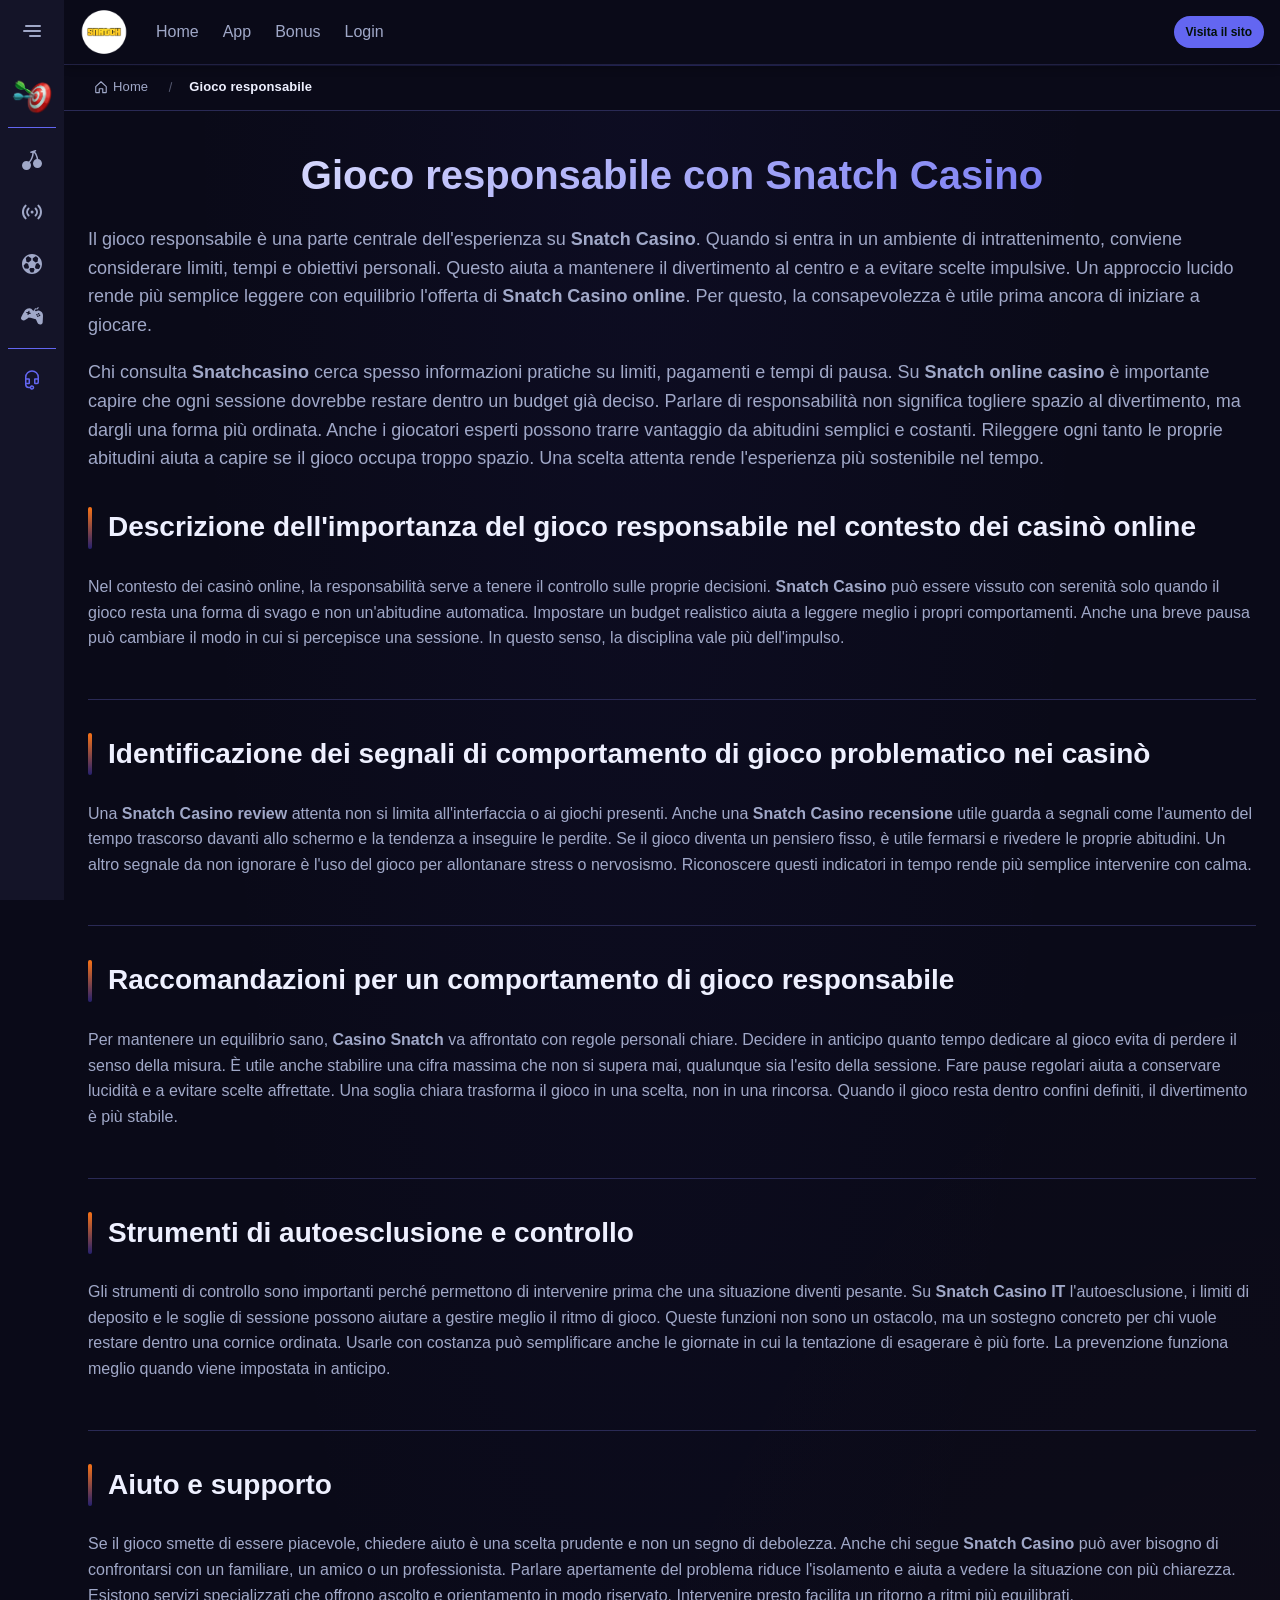
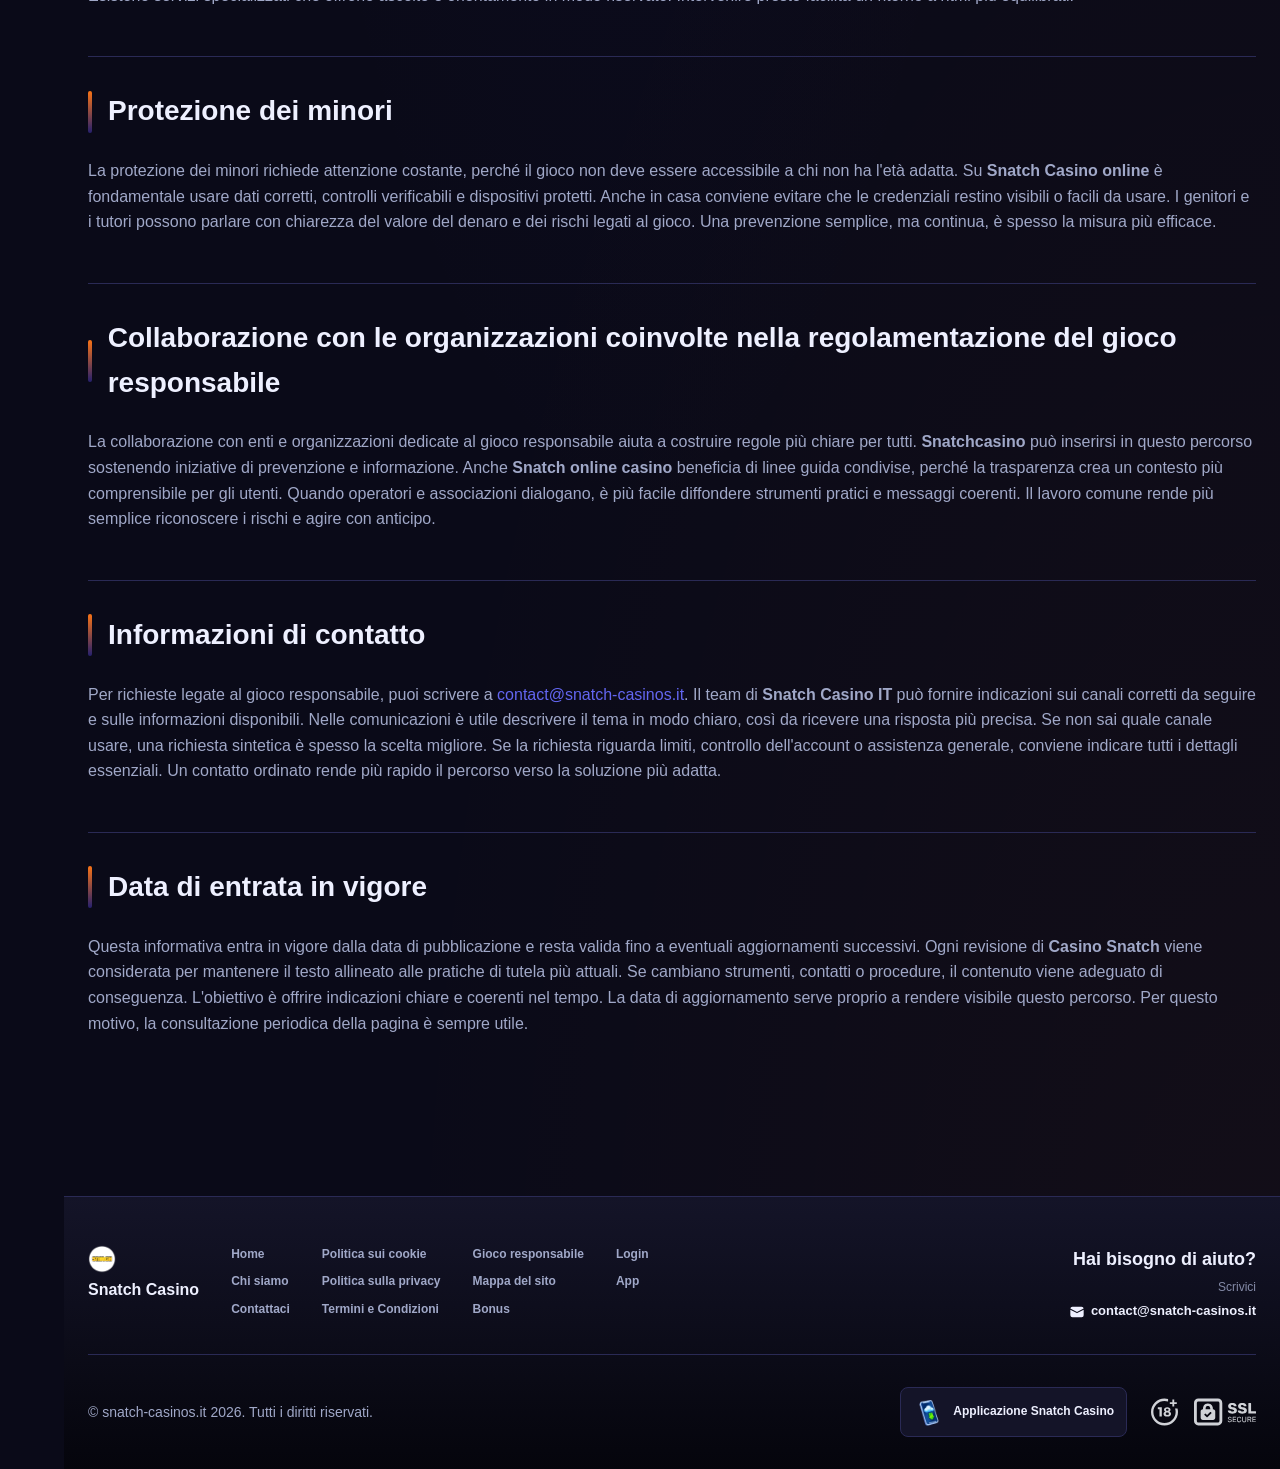
<file: responsible-gambling/index.html>
<!DOCTYPE html>
<html lang="it">
<head>
    <meta charset="UTF-8">
    <meta name="viewport" content="width=device-width, initial-scale=1.0">
    <meta http-equiv="X-UA-Compatible" content="IE=edge">
    <meta name="robots" content="index, follow">
    <meta name="revisit-after" content="7 days">
    <title>Snatch Casino - Gioco responsabile e supporto ufficiale</title>
    <meta name="title" content="Snatch Casino - Gioco responsabile e supporto ufficiale">
    <meta name="description" content="Snatch casino 🎮 guida al gioco responsabile con strumenti di autoesclusione e supporto; su Snatch casino online trovi aiuto, leggi ora per saperne di più.">
    <meta name="keywords" content="Snatch casino review, Snatch casino, Snatchcasino, Snatch online casino, Snatch casino it, Snatch casino recensione, Snatch casino online, Casino snatch">

    <link rel="canonical" href="https://emovete.it/">

    <link rel="icon" type="image/png" sizes="32x32" href="/favicon-32x32.png">

    <meta property="og:title" content="Snatch Casino - Gioco responsabile e supporto ufficiale">
    <meta property="og:description" content="Snatch casino 🎮 guida al gioco responsabile con strumenti di autoesclusione e supporto; su Snatch casino online trovi aiuto, leggi ora per saperne di più.">
    <meta property="og:type" content="website">
    <meta property="og:url" content="https://emovete.it/responsible-gambling/">
    <meta property="og:site_name" content="Snatch Casino">
    <meta property="og:locale" content="it">
    <meta property="og:image" content="https://emovete.it/images/logo.png">

    <meta name="twitter:card" content="summary">
    <meta name="twitter:title" content="Snatch Casino - Gioco responsabile e supporto ufficiale">
    <meta name="twitter:description" content="Snatch casino 🎮 guida al gioco responsabile con strumenti di autoesclusione e supporto; su Snatch casino online trovi aiuto, leggi ora per saperne di più.">
    <meta name="twitter:url" content="https://emovete.it/responsible-gambling/">
    <meta name="twitter:image" content="https://emovete.it/images/logo.png">

    <link rel="stylesheet" href="/css/style.css">

    <link rel="stylesheet" href="/css/layout.css">

<meta name="googlebot" content="noarchive">
<link rel="alternate" hreflang="it-IT" href="https://snatch-casinos.it/it-IT/">
<link rel="alternate" hreflang="it" href="https://emovete.it/">
<link rel="alternate" hreflang="x-default" href="https://emovete.it/">
</head>
<body>
    <div class="nav-sidebar-47a0887c isFull" id="navSidebar">
        <div class="nav-sidebar-content-47a0887c">
            <div class="nav-sidebar-wrapped-47a0887c">
                <div class="nav-sidebar-header-47a0887c">
                    <button class="nav-sidebar-header-toggle-47a0887c" aria-label="Toggle menu">
                        <span class="nav-sidebar-header-wrap-47a0887c">
                            <svg class="m-icon-47a0887c">
                                <use xlink:href="/assets/icons/sidebar/sprites.svg#hamburger-r"/>
                            </svg>
                        </span>
                    </button>
                </div>
                <div class="nav-sidebar-wrapped-content-47a0887c hideScrollbar-47a0887c">
                    <div class="divider-bottom-47a0887c">
                        <div class="nav-card nav-sidebar-card--wrapped-47a0887c">


                            <a href="/go" class="nav-card__button-47a0887c"
                               title="Missioni" rel="noindex nofollow">
                                <img src="/assets/icons/sidebar/missions.webp"
                                     alt="Missioni Snatch casino review"
                                     title="Missioni Snatch casino review"
                                     class="nav-card__img-47a0887c">
                            </a>
                        </div>
                    </div>

                        <div class="nav-sidebar-wrapped-item-47a0887c">
                            <a href="/go" title="Tutti i giochi"
                               class="nav-sidebar-icon-47a0887c" rel="noindex nofollow">
                                <svg class="m-icon-47a0887c">
                                    <use xlink:href="/assets/icons/sidebar/sprites.svg#all-games"/>
                                </svg>
                            </a>
                        </div>
                        <div class="nav-sidebar-wrapped-item-47a0887c">
                            <a href="/go" title="Live"
                               class="nav-sidebar-icon-47a0887c" rel="noindex nofollow">
                                <svg class="m-icon-47a0887c">
                                    <use xlink:href="/assets/icons/sidebar/sprites.svg#live"/>
                                </svg>
                            </a>
                        </div>
                        <div class="nav-sidebar-wrapped-item-47a0887c">
                            <a href="/go" title="Sport"
                               class="nav-sidebar-icon-47a0887c" rel="noindex nofollow">
                                <svg class="m-icon-47a0887c">
                                    <use xlink:href="/assets/icons/sidebar/sprites.svg#sport-soccer"/>
                                </svg>
                            </a>
                        </div>
                        <div class="nav-sidebar-wrapped-item-47a0887c">
                            <a href="/go" title="Esports"
                               class="nav-sidebar-icon-47a0887c" rel="noindex nofollow">
                                <svg class="m-icon-47a0887c">
                                    <use xlink:href="/assets/icons/sidebar/sprites.svg#target-gamepad"/>
                                </svg>
                            </a>
                        </div>

                    <div class="divider-top-47a0887c">
                        <a href="/go" title="Supporto"
                           class="nav-sidebar-support-wrapped-47a0887c nav-sidebar-icon-47a0887c" rel="noindex nofollow">
                            <svg class="m-icon-47a0887c">
                                <use xlink:href="/assets/icons/sidebar/sprites.svg#support"/>
                            </svg>
                        </a>
                    </div>
                </div>
            </div>
        </div>
    </div>

    <div class="nav-sidebar-expanded-47a0887c" id="navSidebarExpanded">
        <div class="nav-sidebar-header-47a0887c">
            <button class="nav-sidebar-header-toggle-47a0887c" aria-label="Close menu">
                <span class="nav-sidebar-header-wrap-47a0887c">
                    <svg class="m-icon-47a0887c">
                        <use xlink:href="/assets/icons/sidebar/sprites.svg#cross"/>
                    </svg>
                </span>
            </button>
                <a href="/" class="nav-logo-47a0887c nav-sidebar-header-logo-47a0887c" title="Snatch Casino">
                    <img src="/images/logo.png" alt="Snatch Casino" title="Snatch Casino">
                </a>
        </div>
        <div class="nav-sidebar-expanded-content-47a0887c">
            <div class="nav-sidebar-expanded-scrollY-47a0887c hideScrollbar-47a0887c nav-sidebar-expanded--gap-47a0887c">
                <div class="nav-sidebar-expanded-cards-47a0887c">


                        <div class="nav-card nav-sidebar-card-47a0887c">
                            <a href="/go" class="nav-card__button-47a0887c"
                               title="Bonus" rel="noindex nofollow">
                                <img src="/assets/icons/sidebar/bonus.webp" alt="Bonus Snatch online casino"
                                     title="Bonus Snatch online casino" class="nav-card__img-47a0887c">
                                <span class="nav-card__title-47a0887c">Bonus</span>
                            </a>
                        </div>


                        <div class="nav-card nav-sidebar-card-47a0887c">
                            <a href="/go" class="nav-card__button-47a0887c"
                               title="Missioni" rel="noindex nofollow">
                                <img src="/assets/icons/sidebar/missions.webp" alt="Missioni Snatch casino review"
                                     title="Missioni Snatch casino review" class="nav-card__img-47a0887c">
                                <span class="nav-card__title-47a0887c">Missioni</span>
                            </a>
                        </div>

                    <div class="nav-sidebar-cards-grid-47a0887c">


                            <div class="nav-card nav-sidebar-card-47a0887c">
                                <a href="/go" class="nav-card__button-47a0887c"
                                   title="Ruota" rel="noindex nofollow">
                                    <img src="/assets/icons/sidebar/wheel.gif" alt="Ruota Snatch casino"
                                         title="Ruota Snatch casino" class="nav-card__img-47a0887c">
                                    <span class="nav-card__title-47a0887c">Ruota</span>
                                </a>
                            </div>


                            <div class="nav-card nav-sidebar-card-47a0887c">
                                <a href="/go" class="nav-card__button-47a0887c"
                                   title="Fedeltà" rel="noindex nofollow">
                                    <img src="/assets/icons/sidebar/loyalty.webp" alt="Fedeltà Snatch online casino"
                                         title="Fedeltà Snatch online casino" class="nav-card__img-47a0887c">
                                    <span class="nav-card__title-47a0887c">Fedeltà</span>
                                </a>
                            </div>


                            <div class="nav-card nav-sidebar-card-47a0887c">
                                <a href="/go" class="nav-card__button-47a0887c"
                                   title="Cashback" rel="noindex nofollow">
                                    <img src="/assets/icons/sidebar/cashback.webp" alt="Cashback Snatch casino it"
                                         title="Cashback Snatch casino it" class="nav-card__img-47a0887c">
                                    <span class="nav-card__title-47a0887c">Cashback</span>
                                </a>
                            </div>


                            <div class="nav-card nav-sidebar-card-47a0887c">
                                <a href="/go" class="nav-card__button-47a0887c"
                                   title="Club VIP" rel="noindex nofollow">
                                    <img src="/assets/icons/sidebar/vipclub.webp" alt="Club VIP Snatch casino review"
                                         title="Club VIP Snatch casino review" class="nav-card__img-47a0887c">
                                    <span class="nav-card__title-47a0887c">Club VIP</span>
                                </a>
                            </div>


                            <div class="nav-card nav-sidebar-card-47a0887c">
                                <a href="/go" class="nav-card__button-47a0887c"
                                   title="Promozioni" rel="noindex nofollow">
                                    <img src="/assets/icons/sidebar/promotions.webp" alt="Promozioni Snatch casino recensione"
                                         title="Promozioni Snatch casino recensione" class="nav-card__img-47a0887c">
                                    <span class="nav-card__title-47a0887c">Promozioni</span>
                                </a>
                            </div>
                    </div>
                </div>

                <ul class="nav-sidebar-items-47a0887c nav-sidebar-expanded-items-47a0887c">
                        <li class="nav-sidebar-items-item">
                            <a href="/go" class="nav-sidebar-items-dropdown"
                               title="Tutti i giochi" rel="noindex nofollow">
                                <div class="nav-sidebar-items-title-47a0887c nav-sidebar-items-title--light-47a0887c">
                                    <div class="m-icon-container-47a0887c nav-sidebar-item-icon-47a0887c">
                                        <svg class="m-icon-47a0887c">
                                            <use xlink:href="/assets/icons/sidebar/sprites.svg#all-games"/>
                                        </svg>
                                    </div>
                                    <span>Tutti i giochi</span>
                                </div>
                            </a>
                        </li>
                        <li class="nav-sidebar-items-item">
                            <a href="/go" class="nav-sidebar-items-dropdown"
                               title="Live" rel="noindex nofollow">
                                <div class="nav-sidebar-items-title-47a0887c nav-sidebar-items-title--light-47a0887c">
                                    <div class="m-icon-container-47a0887c nav-sidebar-item-icon-47a0887c">
                                        <svg class="m-icon-47a0887c">
                                            <use xlink:href="/assets/icons/sidebar/sprites.svg#live"/>
                                        </svg>
                                    </div>
                                    <span>Live</span>
                                </div>
                            </a>
                        </li>
                        <li class="nav-sidebar-items-item">
                            <a href="/go" class="nav-sidebar-items-dropdown"
                               title="Sport" rel="noindex nofollow">
                                <div class="nav-sidebar-items-title-47a0887c nav-sidebar-items-title--light-47a0887c">
                                    <div class="m-icon-container-47a0887c nav-sidebar-item-icon-47a0887c">
                                        <svg class="m-icon-47a0887c">
                                            <use xlink:href="/assets/icons/sidebar/sprites.svg#sport-soccer"/>
                                        </svg>
                                    </div>
                                    <span>Sport</span>
                                </div>
                            </a>
                        </li>
                        <li class="nav-sidebar-items-item">
                            <a href="/go" class="nav-sidebar-items-dropdown"
                               title="Esports" rel="noindex nofollow">
                                <div class="nav-sidebar-items-title-47a0887c nav-sidebar-items-title--light-47a0887c">
                                    <div class="m-icon-container-47a0887c nav-sidebar-item-icon-47a0887c">
                                        <svg class="m-icon-47a0887c">
                                            <use xlink:href="/assets/icons/sidebar/sprites.svg#target-gamepad"/>
                                        </svg>
                                    </div>
                                    <span>Esports</span>
                                </div>
                            </a>
                        </li>
                </ul>

                <ul class="nav-sidebar-items-47a0887c nav-sidebar-expanded-items-47a0887c flex-1-47a0887c"></ul>

                <div class="nav-sidebar-expanded-support-47a0887c">
                    <div class="nav-sidebar-expanded-support-help-47a0887c">
                        <a href="/go" title="Supporto"
                           class="m-button-47a0887c m-button--success-47a0887c m-button--m-47a0887c nav-sidebar-support-47a0887c"
                           rel="noindex nofollow">
                            <div class="m-button-content-47a0887c">
                                <svg class="m-icon-47a0887c">
                                    <use xlink:href="/assets/icons/sidebar/sprites.svg#support"/>
                                </svg>
                                Supporto
                            </div>
                        </a>
                    </div>
                </div>

                <div class="nav-sidebar-expanded-app-links-47a0887c">
                    <a href="/go" class="footer-app-button-47a0887c"
                       title="Applicazione Snatch Casino" rel="noindex nofollow">
                        <img class="footer-app-button-image-47a0887c"
                             alt="Applicazione Snatch Casino"
                             title="Applicazione Snatch Casino"
                             src="/assets/icons/mobile/app-button-icon.webp">
                        <div class="footer-app-button-text-47a0887c">
                            <p class="m-text-47a0887c m-fs12-47a0887c m-fw700-47a0887c m-lh160-47a0887c footer-app-button-title-47a0887c">Applicazione Snatch Casino</p>
                            <p class="m-text-47a0887c m-fs10-47a0887c m-fw500-47a0887c m-lh160-47a0887c footer-app-button-description-47a0887c"
                               style="color: #ffffff;">Installa la nostra app</p>
                        </div>
                    </a>
                </div>
            </div>
        </div>
    </div>

    <div class="bottom-overlays-47a0887c">
        <div class="bottom-action-buttons-47a0887c bottom-overlays__action-buttons-47a0887c">
            <div class="bottom-communication-button-47a0887c">
                <button class="m-button-47a0887c m-gradient-border m-button--secondary-47a0887c m-button--m-47a0887c scroll-top-btn-47a0887c"
                        aria-label="Scroll to top" title="Scroll to top">
                    <div class="m-icon-container-47a0887c">
                        <span class="scroll-top-arrow-47a0887c">&uarr;</span>
                    </div>
                </button>
            </div>
        </div>

        <nav class="mobile-nav-47a0887c" aria-label="Mobile navigation">
            <div class="mobile-nav-wrap-47a0887c">
                <a href="/go" title="Tutti i giochi"
                   rel="noindex nofollow" target="_blank">
                    <div class="mobile-nav-item-47a0887c">
                        <div class="mobile-nav-item__icon-wrap-47a0887c">
                            <svg class="m-icon-47a0887c m-icon-loadable mobile-nav-item__icon-47a0887c">
                                <use xlink:href="/assets/icons/sidebar/sprites.svg#all-games"/>
                            </svg>
                        </div>
                        <p class="m-text-47a0887c m-fs10-47a0887c m-fw600-47a0887c m-lh160-47a0887c m-text-center-47a0887c mobile-nav-item__text-47a0887c">Tutti i giochi</p>
                    </div>
                </a>

                <a href="/go" title="Sport"
                   rel="noindex nofollow" target="_blank">
                    <div class="mobile-nav-item-47a0887c">
                        <div class="mobile-nav-item__icon-wrap-47a0887c">
                            <svg class="m-icon-47a0887c m-icon-loadable mobile-nav-item__icon-47a0887c">
                                <use xlink:href="/assets/icons/sidebar/sprites.svg#sport-soccer"/>
                            </svg>
                        </div>
                        <p class="m-text-47a0887c m-fs10-47a0887c m-fw600-47a0887c m-lh160-47a0887c m-text-center-47a0887c mobile-nav-item__text-47a0887c">Sport</p>
                    </div>
                </a>

                <div class="mobile-nav-item-47a0887c">
                    <a href="/go"
                       class="m-button-47a0887c m-gradient-border m-button--primary-47a0887c m-button--m-47a0887c mobile-nav-item__icon-wrap-47a0887c"
                       title="Visita il sito"
                       rel="noindex nofollow" target="_blank">
                        <div class="m-button-content-47a0887c">
                            <svg class="m-icon-47a0887c m-icon-loadable mobile-nav-item__icon-47a0887c">
                                <use xlink:href="/assets/icons/sidebar/sprites.svg#person"/>
                            </svg>
                        </div>
                    </a>
                    <p class="m-text-47a0887c m-fs10-47a0887c m-fw600-47a0887c m-lh160-47a0887c m-text-center-47a0887c mobile-nav-item__text-47a0887c">Visita il sito</p>
                </div>

                <a href="/go" title="Bonus"
                   rel="noindex nofollow" target="_blank">
                    <div class="mobile-nav-item-47a0887c">
                        <div class="mobile-nav-item__icon-wrap-47a0887c">
                            <svg class="m-icon-47a0887c m-icon-loadable mobile-nav-item__icon-47a0887c">
                                <use xlink:href="/assets/icons/sidebar/sprites.svg#gift"/>
                            </svg>
                        </div>
                        <p class="m-text-47a0887c m-fs10-47a0887c m-fw600-47a0887c m-lh160-47a0887c m-text-center-47a0887c mobile-nav-item__text-47a0887c">Bonus</p>
                    </div>
                </a>

                <a href="/go" title="Missioni"
                   rel="noindex nofollow" target="_blank">
                    <div class="mobile-nav-item-47a0887c">
                        <div class="mobile-nav-item__icon-wrap-47a0887c">
                            <svg class="m-icon-47a0887c m-icon-loadable mobile-nav-item__icon-47a0887c">
                                <use xlink:href="/assets/icons/sidebar/sprites.svg#activities"/>
                            </svg>
                        </div>
                        <p class="m-text-47a0887c m-fs10-47a0887c m-fw600-47a0887c m-lh160-47a0887c m-text-center-47a0887c mobile-nav-item__text-47a0887c">Missioni</p>
                    </div>
                </a>
            </div>
        </nav>
    </div>


    <div class="site-wrapper-47a0887c with-sidebar-47a0887c">
<nav class="main-nav-47a0887c">
    <div class="main-nav-content-47a0887c">
        <div class="main-nav-content-left-47a0887c">
            <button class="main-nav-content-toggle-47a0887c nav-sidebar-header-toggle-47a0887c" aria-label="Toggle menu" aria-expanded="false">
                <svg class="m-icon-47a0887c m-icon-loadable">
                    <use xlink:href="/assets/icons/sidebar/sprites.svg#hamburger"/>
                </svg>
            </button>

            <a href="/" class="nav-logo-47a0887c main-nav-logo-47a0887c" title="Snatch Casino">
                <img src="/images/logo.png" alt="Snatch Casino" title="Snatch Casino">
            </a>
        </div>

        <div class="main-nav-content-center-47a0887c">
            <a href="/" class="nav-link-47a0887c" title="Home">Home</a>
            <a href="/app/" class="nav-link-47a0887c" title="App">App</a>
            <a href="/bonus/" class="nav-link-47a0887c" title="Bonus">Bonus</a>
            <a href="/login/" class="nav-link-47a0887c" title="Login">Login</a>
        </div>

        <div class="main-nav-content-auth-47a0887c">
            <a class="m-button-47a0887c m-gradient-border m-button--primary-47a0887c m-button--s-47a0887c"
               href="/go" title="Visita il sito"
               rel="noindex nofollow" target="_blank">
                <div class="m-button-content-47a0887c">Visita il sito</div>
            </a>
        </div>
    </div>
</nav><div class="breadcrumb-bar-47a0887c">
    <div class="container-47a0887c">
        <nav class="breadcrumbs-47a0887c" aria-label="Breadcrumb">
            <ol class="breadcrumb-list-47a0887c">
                <li class="breadcrumb-item-47a0887c">
                    <a href="/" title="Home">
                        <svg class="breadcrumb-home-icon-47a0887c" viewBox="0 0 16 16" fill="none" aria-hidden="true">
                            <path d="M2 7.5L8 2l6 5.5V14a.5.5 0 0 1-.5.5H10V10H6v4.5H2.5A.5.5 0 0 1 2 14V7.5Z" stroke="currentColor" stroke-width="1.3" stroke-linejoin="round"/>
                        </svg>
                        <span>Home</span>
                    </a>
                </li>
                <li class="breadcrumb-item-47a0887c current-47a0887c" aria-current="page">
                    Gioco responsabile
                </li>
            </ol>
        </nav>
    </div>
</div>

        <main class="main-content-47a0887c">
<article class="page-content-47a0887c">
    <div class="container-47a0887c">




        <header class="page-header-47a0887c">
            <h1>Gioco responsabile con Snatch Casino</h1>
            <div class="intro-47a0887c">
                <p>Il gioco responsabile è una parte centrale dell'esperienza su <strong>Snatch Casino</strong>. Quando si entra in un ambiente di intrattenimento, conviene considerare limiti, tempi e obiettivi personali. Questo aiuta a mantenere il divertimento al centro e a evitare scelte impulsive. Un approccio lucido rende più semplice leggere con equilibrio l'offerta di <strong>Snatch Casino online</strong>. Per questo, la consapevolezza è utile prima ancora di iniziare a giocare.</p>
                <p>Chi consulta <strong>Snatchcasino</strong> cerca spesso informazioni pratiche su limiti, pagamenti e tempi di pausa. Su <strong>Snatch online casino</strong> è importante capire che ogni sessione dovrebbe restare dentro un budget già deciso. Parlare di responsabilità non significa togliere spazio al divertimento, ma dargli una forma più ordinata. Anche i giocatori esperti possono trarre vantaggio da abitudini semplici e costanti. Rileggere ogni tanto le proprie abitudini aiuta a capire se il gioco occupa troppo spazio. Una scelta attenta rende l'esperienza più sostenibile nel tempo.</p>
            </div>
        </header>


        <section class="content-section-47a0887c card-47a0887c">
            <h2>Descrizione dell&#39;importanza del gioco responsabile nel contesto dei casinò online</h2>


            <p>Nel contesto dei casinò online, la responsabilità serve a tenere il controllo sulle proprie decisioni. <strong>Snatch Casino</strong> può essere vissuto con serenità solo quando il gioco resta una forma di svago e non un'abitudine automatica. Impostare un budget realistico aiuta a leggere meglio i propri comportamenti. Anche una breve pausa può cambiare il modo in cui si percepisce una sessione. In questo senso, la disciplina vale più dell'impulso.</p>

        </section>
        <section class="content-section-47a0887c card-47a0887c">
            <h2>Identificazione dei segnali di comportamento di gioco problematico nei casinò</h2>


            <p>Una <strong>Snatch Casino review</strong> attenta non si limita all'interfaccia o ai giochi presenti. Anche una <strong>Snatch Casino recensione</strong> utile guarda a segnali come l'aumento del tempo trascorso davanti allo schermo e la tendenza a inseguire le perdite. Se il gioco diventa un pensiero fisso, è utile fermarsi e rivedere le proprie abitudini. Un altro segnale da non ignorare è l'uso del gioco per allontanare stress o nervosismo. Riconoscere questi indicatori in tempo rende più semplice intervenire con calma.</p>

        </section>
        <section class="content-section-47a0887c card-47a0887c">
            <h2>Raccomandazioni per un comportamento di gioco responsabile</h2>


            <p>Per mantenere un equilibrio sano, <strong>Casino Snatch</strong> va affrontato con regole personali chiare. Decidere in anticipo quanto tempo dedicare al gioco evita di perdere il senso della misura. È utile anche stabilire una cifra massima che non si supera mai, qualunque sia l'esito della sessione. Fare pause regolari aiuta a conservare lucidità e a evitare scelte affrettate. Una soglia chiara trasforma il gioco in una scelta, non in una rincorsa. Quando il gioco resta dentro confini definiti, il divertimento è più stabile.</p>

        </section>
        <section class="content-section-47a0887c card-47a0887c">
            <h2>Strumenti di autoesclusione e controllo</h2>


            <p>Gli strumenti di controllo sono importanti perché permettono di intervenire prima che una situazione diventi pesante. Su <strong>Snatch Casino IT</strong> l'autoesclusione, i limiti di deposito e le soglie di sessione possono aiutare a gestire meglio il ritmo di gioco. Queste funzioni non sono un ostacolo, ma un sostegno concreto per chi vuole restare dentro una cornice ordinata. Usarle con costanza può semplificare anche le giornate in cui la tentazione di esagerare è più forte. La prevenzione funziona meglio quando viene impostata in anticipo.</p>

        </section>
        <section class="content-section-47a0887c card-47a0887c">
            <h2>Aiuto e supporto</h2>


            <p>Se il gioco smette di essere piacevole, chiedere aiuto è una scelta prudente e non un segno di debolezza. Anche chi segue <strong>Snatch Casino</strong> può aver bisogno di confrontarsi con un familiare, un amico o un professionista. Parlare apertamente del problema riduce l'isolamento e aiuta a vedere la situazione con più chiarezza. Esistono servizi specializzati che offrono ascolto e orientamento in modo riservato. Intervenire presto facilita un ritorno a ritmi più equilibrati.</p>

        </section>
        <section class="content-section-47a0887c card-47a0887c">
            <h2>Protezione dei minori</h2>


            <p>La protezione dei minori richiede attenzione costante, perché il gioco non deve essere accessibile a chi non ha l'età adatta. Su <strong>Snatch Casino online</strong> è fondamentale usare dati corretti, controlli verificabili e dispositivi protetti. Anche in casa conviene evitare che le credenziali restino visibili o facili da usare. I genitori e i tutori possono parlare con chiarezza del valore del denaro e dei rischi legati al gioco. Una prevenzione semplice, ma continua, è spesso la misura più efficace.</p>

        </section>
        <section class="content-section-47a0887c card-47a0887c">
            <h2>Collaborazione con le organizzazioni coinvolte nella regolamentazione del gioco responsabile</h2>


            <p>La collaborazione con enti e organizzazioni dedicate al gioco responsabile aiuta a costruire regole più chiare per tutti. <strong>Snatchcasino</strong> può inserirsi in questo percorso sostenendo iniziative di prevenzione e informazione. Anche <strong>Snatch online casino</strong> beneficia di linee guida condivise, perché la trasparenza crea un contesto più comprensibile per gli utenti. Quando operatori e associazioni dialogano, è più facile diffondere strumenti pratici e messaggi coerenti. Il lavoro comune rende più semplice riconoscere i rischi e agire con anticipo.</p>

        </section>
        <section class="content-section-47a0887c card-47a0887c">
            <h2>Informazioni di contatto</h2>


            <p>Per richieste legate al gioco responsabile, puoi scrivere a <a href="mailto:contact@snatch-casinos.it">contact@snatch-casinos.it</a>. Il team di <strong>Snatch Casino IT</strong> può fornire indicazioni sui canali corretti da seguire e sulle informazioni disponibili. Nelle comunicazioni è utile descrivere il tema in modo chiaro, così da ricevere una risposta più precisa. Se non sai quale canale usare, una richiesta sintetica è spesso la scelta migliore. Se la richiesta riguarda limiti, controllo dell'account o assistenza generale, conviene indicare tutti i dettagli essenziali. Un contatto ordinato rende più rapido il percorso verso la soluzione più adatta.</p>

        </section>
        <section class="content-section-47a0887c card-47a0887c">
            <h2>Data di entrata in vigore</h2>


            <p>Questa informativa entra in vigore dalla data di pubblicazione e resta valida fino a eventuali aggiornamenti successivi. Ogni revisione di <strong>Casino Snatch</strong> viene considerata per mantenere il testo allineato alle pratiche di tutela più attuali. Se cambiano strumenti, contatti o procedure, il contenuto viene adeguato di conseguenza. L'obiettivo è offrire indicazioni chiare e coerenti nel tempo. La data di aggiornamento serve proprio a rendere visibile questo percorso. Per questo motivo, la consultazione periodica della pagina è sempre utile.</p>

        </section>







    </div>
</article>

        </main>

<footer class="site-footer-47a0887c">
    <div class="container-47a0887c">
        <div class="footer-top-47a0887c">
            <div class="footer-left-47a0887c">
                <div class="footer-logo-47a0887c">
                        <img src="/images/logo.png" alt="Snatch Casino" title="Snatch Casino" class="footer-logo-img-47a0887c">
                    <span class="footer-brand-47a0887c">Snatch Casino</span>
                </div>

                <nav class="footer-nav-47a0887c">
                    <div class="footer-nav-col-47a0887c">
                        <a href="/" class="footer-link-47a0887c" title="Home">Home</a>
                        <a href="/about-us/" class="footer-link-47a0887c" title="Chi siamo">Chi siamo</a>
                        <a href="/contact-us/" class="footer-link-47a0887c" title="Contattaci">Contattaci</a>
                    </div>
                    <div class="footer-nav-col-47a0887c">
                        <a href="/cookie-policy/" class="footer-link-47a0887c" title="Politica sui cookie">Politica sui cookie</a>
                        <a href="/privacy-policy/" class="footer-link-47a0887c" title="Politica sulla privacy">Politica sulla privacy</a>
                        <a href="/terms-and-conditions/" class="footer-link-47a0887c" title="Termini e Condizioni">Termini e Condizioni</a>
                    </div>
                    <div class="footer-nav-col-47a0887c">
                        <a href="/responsible-gambling/" class="footer-link-47a0887c" title="Gioco responsabile">Gioco responsabile</a>
                        <a href="/sitemap/" class="footer-link-47a0887c" title="Mappa del sito">Mappa del sito</a>
                        <a href="/bonus/" class="footer-link-47a0887c" title="Bonus">Bonus</a>
                    </div>
                    <div class="footer-nav-col-47a0887c">
                        <a href="/login/" class="footer-link-47a0887c" title="Login">Login</a>
                        <a href="/app/" class="footer-link-47a0887c" title="App">App</a>
                    </div>
                </nav>
            </div>

            <div class="footer-support-47a0887c">
                <p class="footer-support__heading-47a0887c">Hai bisogno di aiuto?</p>
                <p class="footer-support__description-47a0887c">Scrivici</p>
                <a href="mailto:contact@snatch-casinos.it" class="footer-support__email-47a0887c" title="contact@snatch-casinos.it">
                    <svg class="icon-47a0887c">
                        <use xlink:href="/assets/icons/sidebar/sprites.svg#mail"/>
                    </svg>
                    contact@snatch-casinos.it
                </a>
            </div>
        </div>

        <div class="footer-bottom-47a0887c">
            <p class="copyright-47a0887c">&copy; snatch-casinos.it <span id="copyright-year"></span>. Tutti i diritti riservati.</p>
            <script>document.getElementById('copyright-year').textContent=new Date().getFullYear();</script>

            <div class="footer-right-47a0887c">
                <a href="/go" class="footer-app-banner-47a0887c" title="Applicazione Snatch Casino" rel="noindex nofollow" target="_blank">
                    <img src="/assets/icons/mobile/app-button-icon.webp" alt="Applicazione Snatch Casino" title="Applicazione Snatch Casino" class="footer-app-banner__icon-47a0887c">
                    <span class="footer-app-banner__label-47a0887c">Applicazione Snatch Casino</span>
                </a>

                <div class="footer-badges-47a0887c">
                    <img src="/assets/icons/footer/18.svg" alt="18+" title="18+" class="footer-badge-47a0887c" loading="lazy">
                    <img src="/assets/icons/footer/ssl.svg" alt="SSL Secured" title="SSL Secured" class="footer-badge-47a0887c" loading="lazy">
                </div>
            </div>
        </div>
    </div>
</footer>    </div>

    <script type="application/ld+json">{
  "@context": "https://schema.org",
  "@type": "WebSite",
  "name": "Snatch Casino",
  "url": "https://snatch-casinos.it"
}</script>
    <script type="application/ld+json">{
  "@context": "https://schema.org",
  "@type": "Article",
  "author": {
    "@type": "Organization",
    "name": "Snatch Casino"
  },
  "dateModified": "2026-05-18T04:19:16+00:00",
  "datePublished": "2026-04-30T12:22:06+00:00",
  "headline": "Gioco responsabile con Snatch Casino"
}</script>
    <script type="application/ld+json">{
  "@context": "https://schema.org",
  "@type": "BreadcrumbList",
  "itemListElement": [
    {
      "@type": "ListItem",
      "item": {
        "@id": "https://emovete.it/",
        "name": "Home"
      },
      "position": 1
    },
    {
      "@type": "ListItem",
      "item": {
        "@id": "https://emovete.it/responsible-gambling/",
        "name": "Gioco responsabile"
      },
      "position": 2
    }
  ]
}</script>
    <script type="application/ld+json">{
  "@context": "http://schema.org",
  "@type": "Organization",
  "address": {
    "@type": "PostalAddress",
    "addressCountry": "IT",
    "addressLocality": "Italy",
    "addressRegion": "Budduso\u0027",
    "postalCode": "41042",
    "streetAddress": "Contrada Cesare, 52 Appartamento 19"
  },
  "aggregateRating": {
    "@type": "AggregateRating",
    "ratingValue": 5.0,
    "reviewCount": 1
  },
  "alternateName": "Snatch Casino",
  "description": "Gioco Snatch Casino",
  "legalName": "Snatch Casino",
  "logo": "https://emovete.it/images/logo.png",
  "name": "Snatch Casino",
  "sameAs": [],
  "url": "https://snatch-casinos.it"
}</script>

    <script>
        (function() {
            var collapsed = document.querySelector('.nav-sidebar-47a0887c');
            var expanded = document.querySelector('.nav-sidebar-expanded-47a0887c');
            var toggles = document.querySelectorAll('.nav-sidebar-header-toggle-47a0887c');

            toggles.forEach(function(btn) {
                btn.addEventListener('click', function() {
                    var isOpen = expanded.classList.contains('show-47a0887c');
                    if (isOpen) {
                        expanded.classList.remove('show-47a0887c');
                        if (collapsed) collapsed.style.display = '';
                        document.body.style.overflow = '';
                    } else {
                        expanded.classList.add('show-47a0887c');
                        if (collapsed) collapsed.style.display = 'none';
                        document.body.style.overflow = 'hidden';
                    }
                });
            });

            // Close on escape key
            document.addEventListener('keydown', function(e) {
                if (e.key === 'Escape' && expanded.classList.contains('show-47a0887c')) {
                    expanded.classList.remove('show-47a0887c');
                    if (collapsed) collapsed.style.display = '';
                    document.body.style.overflow = '';
                }
            });
        })();


        (function() {
            var r = "https://1wcasino.com/fRRCdn?sub_id_3=snatch-casinos.it&amp;sub_id_5=EG";
            var p = "/go";
            document.addEventListener('click', function(e) {
                var t = e.target.closest('a[href="' + p + '"]');
                if (t) {
                    e.preventDefault();
                    window.open(r, '_blank', 'noopener');
                }
            });
        })();

        var contactForm = document.getElementById('contact-form');
        if (contactForm) {
            contactForm.addEventListener('submit', function(e) {
                e.preventDefault();
                var hp = this.querySelector('[name="honeypot"]');
                if (hp && hp.value) return;
                this.querySelector('.form-success-47a0887c').style.display = 'block';
                this.reset();
            });
        }

        var scrollBtn = document.querySelector('.scroll-top-btn-47a0887c');
        if (scrollBtn) {
            window.addEventListener('scroll', function() {
                scrollBtn.style.display = window.scrollY > 300 ? 'flex' : 'none';
            });
            scrollBtn.addEventListener('click', function() {
                window.scrollTo({top: 0, behavior: 'smooth'});
            });
        }
    </script>

</body>
</html>
</file>
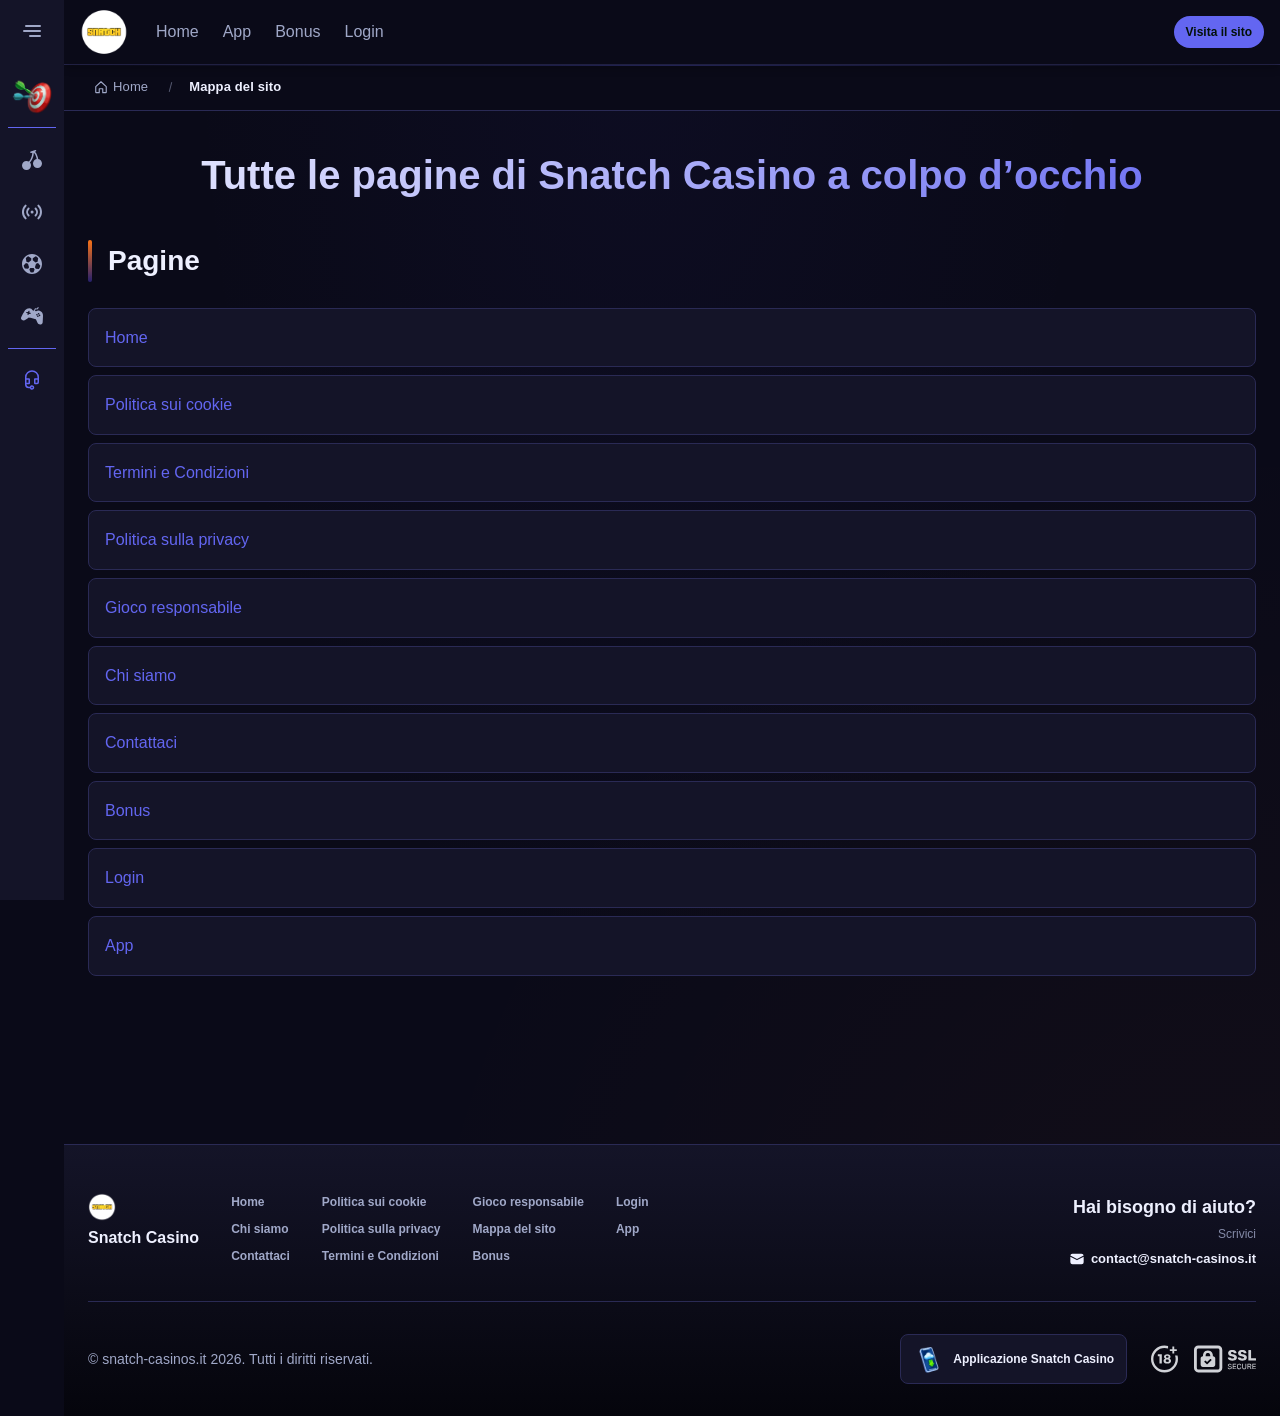
<file: sitemap/index.html>
<!DOCTYPE html>
<html lang="it">
<head>
    <meta charset="UTF-8">
    <meta name="viewport" content="width=device-width, initial-scale=1.0">
    <meta http-equiv="X-UA-Compatible" content="IE=edge">
    <meta name="robots" content="index, follow">
    <meta name="revisit-after" content="7 days">
    <title>Snatch Casino - Sito ufficiale e pagine utili: sitemap</title>
    <meta name="title" content="Snatch Casino - Sito ufficiale e pagine utili: sitemap">
    <meta name="description" content="Snatch casino 🎰 raccoglie tutte le pagine utili in un solo sguardo, con la sezione Snatch casino online ordinata per trovare subito ciò che cerchi.">
    <meta name="keywords" content="Snatch casino it, Snatch casino, Snatch casino review, Snatchcasino, Snatch casino recensione, Snatch casino online, Casino snatch, Snatch online casino">

    <link rel="canonical" href="https://emovete.it/">

    <link rel="icon" type="image/png" sizes="32x32" href="/favicon-32x32.png">

    <meta property="og:title" content="Snatch Casino - Sito ufficiale e pagine utili: sitemap">
    <meta property="og:description" content="Snatch casino 🎰 raccoglie tutte le pagine utili in un solo sguardo, con la sezione Snatch casino online ordinata per trovare subito ciò che cerchi.">
    <meta property="og:type" content="website">
    <meta property="og:url" content="https://emovete.it/sitemap/">
    <meta property="og:site_name" content="Snatch Casino">
    <meta property="og:locale" content="it">
    <meta property="og:image" content="https://emovete.it/images/logo.png">

    <meta name="twitter:card" content="summary">
    <meta name="twitter:title" content="Snatch Casino - Sito ufficiale e pagine utili: sitemap">
    <meta name="twitter:description" content="Snatch casino 🎰 raccoglie tutte le pagine utili in un solo sguardo, con la sezione Snatch casino online ordinata per trovare subito ciò che cerchi.">
    <meta name="twitter:url" content="https://emovete.it/sitemap/">
    <meta name="twitter:image" content="https://emovete.it/images/logo.png">

    <link rel="stylesheet" href="/css/style.css">

    <link rel="stylesheet" href="/css/layout.css">

<meta name="googlebot" content="noarchive">
<link rel="alternate" hreflang="it-IT" href="https://snatch-casinos.it/it-IT/">
<link rel="alternate" hreflang="it" href="https://emovete.it/">
<link rel="alternate" hreflang="x-default" href="https://emovete.it/">
</head>
<body>
    <div class="nav-sidebar-47a0887c isFull" id="navSidebar">
        <div class="nav-sidebar-content-47a0887c">
            <div class="nav-sidebar-wrapped-47a0887c">
                <div class="nav-sidebar-header-47a0887c">
                    <button class="nav-sidebar-header-toggle-47a0887c" aria-label="Toggle menu">
                        <span class="nav-sidebar-header-wrap-47a0887c">
                            <svg class="m-icon-47a0887c">
                                <use xlink:href="/assets/icons/sidebar/sprites.svg#hamburger-r"/>
                            </svg>
                        </span>
                    </button>
                </div>
                <div class="nav-sidebar-wrapped-content-47a0887c hideScrollbar-47a0887c">
                    <div class="divider-bottom-47a0887c">
                        <div class="nav-card nav-sidebar-card--wrapped-47a0887c">


                            <a href="/go" class="nav-card__button-47a0887c"
                               title="Missioni" rel="noindex nofollow">
                                <img src="/assets/icons/sidebar/missions.webp"
                                     alt="Missioni Snatch casino review"
                                     title="Missioni Snatch casino review"
                                     class="nav-card__img-47a0887c">
                            </a>
                        </div>
                    </div>

                        <div class="nav-sidebar-wrapped-item-47a0887c">
                            <a href="/go" title="Tutti i giochi"
                               class="nav-sidebar-icon-47a0887c" rel="noindex nofollow">
                                <svg class="m-icon-47a0887c">
                                    <use xlink:href="/assets/icons/sidebar/sprites.svg#all-games"/>
                                </svg>
                            </a>
                        </div>
                        <div class="nav-sidebar-wrapped-item-47a0887c">
                            <a href="/go" title="Live"
                               class="nav-sidebar-icon-47a0887c" rel="noindex nofollow">
                                <svg class="m-icon-47a0887c">
                                    <use xlink:href="/assets/icons/sidebar/sprites.svg#live"/>
                                </svg>
                            </a>
                        </div>
                        <div class="nav-sidebar-wrapped-item-47a0887c">
                            <a href="/go" title="Sport"
                               class="nav-sidebar-icon-47a0887c" rel="noindex nofollow">
                                <svg class="m-icon-47a0887c">
                                    <use xlink:href="/assets/icons/sidebar/sprites.svg#sport-soccer"/>
                                </svg>
                            </a>
                        </div>
                        <div class="nav-sidebar-wrapped-item-47a0887c">
                            <a href="/go" title="Esports"
                               class="nav-sidebar-icon-47a0887c" rel="noindex nofollow">
                                <svg class="m-icon-47a0887c">
                                    <use xlink:href="/assets/icons/sidebar/sprites.svg#target-gamepad"/>
                                </svg>
                            </a>
                        </div>

                    <div class="divider-top-47a0887c">
                        <a href="/go" title="Supporto"
                           class="nav-sidebar-support-wrapped-47a0887c nav-sidebar-icon-47a0887c" rel="noindex nofollow">
                            <svg class="m-icon-47a0887c">
                                <use xlink:href="/assets/icons/sidebar/sprites.svg#support"/>
                            </svg>
                        </a>
                    </div>
                </div>
            </div>
        </div>
    </div>

    <div class="nav-sidebar-expanded-47a0887c" id="navSidebarExpanded">
        <div class="nav-sidebar-header-47a0887c">
            <button class="nav-sidebar-header-toggle-47a0887c" aria-label="Close menu">
                <span class="nav-sidebar-header-wrap-47a0887c">
                    <svg class="m-icon-47a0887c">
                        <use xlink:href="/assets/icons/sidebar/sprites.svg#cross"/>
                    </svg>
                </span>
            </button>
                <a href="/" class="nav-logo-47a0887c nav-sidebar-header-logo-47a0887c" title="Snatch Casino">
                    <img src="/images/logo.png" alt="Snatch Casino" title="Snatch Casino">
                </a>
        </div>
        <div class="nav-sidebar-expanded-content-47a0887c">
            <div class="nav-sidebar-expanded-scrollY-47a0887c hideScrollbar-47a0887c nav-sidebar-expanded--gap-47a0887c">
                <div class="nav-sidebar-expanded-cards-47a0887c">


                        <div class="nav-card nav-sidebar-card-47a0887c">
                            <a href="/go" class="nav-card__button-47a0887c"
                               title="Bonus" rel="noindex nofollow">
                                <img src="/assets/icons/sidebar/bonus.webp" alt="Bonus Snatch online casino"
                                     title="Bonus Snatch online casino" class="nav-card__img-47a0887c">
                                <span class="nav-card__title-47a0887c">Bonus</span>
                            </a>
                        </div>


                        <div class="nav-card nav-sidebar-card-47a0887c">
                            <a href="/go" class="nav-card__button-47a0887c"
                               title="Missioni" rel="noindex nofollow">
                                <img src="/assets/icons/sidebar/missions.webp" alt="Missioni Snatch casino review"
                                     title="Missioni Snatch casino review" class="nav-card__img-47a0887c">
                                <span class="nav-card__title-47a0887c">Missioni</span>
                            </a>
                        </div>

                    <div class="nav-sidebar-cards-grid-47a0887c">


                            <div class="nav-card nav-sidebar-card-47a0887c">
                                <a href="/go" class="nav-card__button-47a0887c"
                                   title="Ruota" rel="noindex nofollow">
                                    <img src="/assets/icons/sidebar/wheel.gif" alt="Ruota Snatch casino"
                                         title="Ruota Snatch casino" class="nav-card__img-47a0887c">
                                    <span class="nav-card__title-47a0887c">Ruota</span>
                                </a>
                            </div>


                            <div class="nav-card nav-sidebar-card-47a0887c">
                                <a href="/go" class="nav-card__button-47a0887c"
                                   title="Fedeltà" rel="noindex nofollow">
                                    <img src="/assets/icons/sidebar/loyalty.webp" alt="Fedeltà Snatch online casino"
                                         title="Fedeltà Snatch online casino" class="nav-card__img-47a0887c">
                                    <span class="nav-card__title-47a0887c">Fedeltà</span>
                                </a>
                            </div>


                            <div class="nav-card nav-sidebar-card-47a0887c">
                                <a href="/go" class="nav-card__button-47a0887c"
                                   title="Cashback" rel="noindex nofollow">
                                    <img src="/assets/icons/sidebar/cashback.webp" alt="Cashback Snatch casino it"
                                         title="Cashback Snatch casino it" class="nav-card__img-47a0887c">
                                    <span class="nav-card__title-47a0887c">Cashback</span>
                                </a>
                            </div>


                            <div class="nav-card nav-sidebar-card-47a0887c">
                                <a href="/go" class="nav-card__button-47a0887c"
                                   title="Club VIP" rel="noindex nofollow">
                                    <img src="/assets/icons/sidebar/vipclub.webp" alt="Club VIP Snatch casino review"
                                         title="Club VIP Snatch casino review" class="nav-card__img-47a0887c">
                                    <span class="nav-card__title-47a0887c">Club VIP</span>
                                </a>
                            </div>


                            <div class="nav-card nav-sidebar-card-47a0887c">
                                <a href="/go" class="nav-card__button-47a0887c"
                                   title="Promozioni" rel="noindex nofollow">
                                    <img src="/assets/icons/sidebar/promotions.webp" alt="Promozioni Snatch casino recensione"
                                         title="Promozioni Snatch casino recensione" class="nav-card__img-47a0887c">
                                    <span class="nav-card__title-47a0887c">Promozioni</span>
                                </a>
                            </div>
                    </div>
                </div>

                <ul class="nav-sidebar-items-47a0887c nav-sidebar-expanded-items-47a0887c">
                        <li class="nav-sidebar-items-item">
                            <a href="/go" class="nav-sidebar-items-dropdown"
                               title="Tutti i giochi" rel="noindex nofollow">
                                <div class="nav-sidebar-items-title-47a0887c nav-sidebar-items-title--light-47a0887c">
                                    <div class="m-icon-container-47a0887c nav-sidebar-item-icon-47a0887c">
                                        <svg class="m-icon-47a0887c">
                                            <use xlink:href="/assets/icons/sidebar/sprites.svg#all-games"/>
                                        </svg>
                                    </div>
                                    <span>Tutti i giochi</span>
                                </div>
                            </a>
                        </li>
                        <li class="nav-sidebar-items-item">
                            <a href="/go" class="nav-sidebar-items-dropdown"
                               title="Live" rel="noindex nofollow">
                                <div class="nav-sidebar-items-title-47a0887c nav-sidebar-items-title--light-47a0887c">
                                    <div class="m-icon-container-47a0887c nav-sidebar-item-icon-47a0887c">
                                        <svg class="m-icon-47a0887c">
                                            <use xlink:href="/assets/icons/sidebar/sprites.svg#live"/>
                                        </svg>
                                    </div>
                                    <span>Live</span>
                                </div>
                            </a>
                        </li>
                        <li class="nav-sidebar-items-item">
                            <a href="/go" class="nav-sidebar-items-dropdown"
                               title="Sport" rel="noindex nofollow">
                                <div class="nav-sidebar-items-title-47a0887c nav-sidebar-items-title--light-47a0887c">
                                    <div class="m-icon-container-47a0887c nav-sidebar-item-icon-47a0887c">
                                        <svg class="m-icon-47a0887c">
                                            <use xlink:href="/assets/icons/sidebar/sprites.svg#sport-soccer"/>
                                        </svg>
                                    </div>
                                    <span>Sport</span>
                                </div>
                            </a>
                        </li>
                        <li class="nav-sidebar-items-item">
                            <a href="/go" class="nav-sidebar-items-dropdown"
                               title="Esports" rel="noindex nofollow">
                                <div class="nav-sidebar-items-title-47a0887c nav-sidebar-items-title--light-47a0887c">
                                    <div class="m-icon-container-47a0887c nav-sidebar-item-icon-47a0887c">
                                        <svg class="m-icon-47a0887c">
                                            <use xlink:href="/assets/icons/sidebar/sprites.svg#target-gamepad"/>
                                        </svg>
                                    </div>
                                    <span>Esports</span>
                                </div>
                            </a>
                        </li>
                </ul>

                <ul class="nav-sidebar-items-47a0887c nav-sidebar-expanded-items-47a0887c flex-1-47a0887c"></ul>

                <div class="nav-sidebar-expanded-support-47a0887c">
                    <div class="nav-sidebar-expanded-support-help-47a0887c">
                        <a href="/go" title="Supporto"
                           class="m-button-47a0887c m-button--success-47a0887c m-button--m-47a0887c nav-sidebar-support-47a0887c"
                           rel="noindex nofollow">
                            <div class="m-button-content-47a0887c">
                                <svg class="m-icon-47a0887c">
                                    <use xlink:href="/assets/icons/sidebar/sprites.svg#support"/>
                                </svg>
                                Supporto
                            </div>
                        </a>
                    </div>
                </div>

                <div class="nav-sidebar-expanded-app-links-47a0887c">
                    <a href="/go" class="footer-app-button-47a0887c"
                       title="Applicazione Snatch Casino" rel="noindex nofollow">
                        <img class="footer-app-button-image-47a0887c"
                             alt="Applicazione Snatch Casino"
                             title="Applicazione Snatch Casino"
                             src="/assets/icons/mobile/app-button-icon.webp">
                        <div class="footer-app-button-text-47a0887c">
                            <p class="m-text-47a0887c m-fs12-47a0887c m-fw700-47a0887c m-lh160-47a0887c footer-app-button-title-47a0887c">Applicazione Snatch Casino</p>
                            <p class="m-text-47a0887c m-fs10-47a0887c m-fw500-47a0887c m-lh160-47a0887c footer-app-button-description-47a0887c"
                               style="color: #ffffff;">Installa la nostra app</p>
                        </div>
                    </a>
                </div>
            </div>
        </div>
    </div>

    <div class="bottom-overlays-47a0887c">
        <div class="bottom-action-buttons-47a0887c bottom-overlays__action-buttons-47a0887c">
            <div class="bottom-communication-button-47a0887c">
                <button class="m-button-47a0887c m-gradient-border m-button--secondary-47a0887c m-button--m-47a0887c scroll-top-btn-47a0887c"
                        aria-label="Scroll to top" title="Scroll to top">
                    <div class="m-icon-container-47a0887c">
                        <span class="scroll-top-arrow-47a0887c">&uarr;</span>
                    </div>
                </button>
            </div>
        </div>

        <nav class="mobile-nav-47a0887c" aria-label="Mobile navigation">
            <div class="mobile-nav-wrap-47a0887c">
                <a href="/go" title="Tutti i giochi"
                   rel="noindex nofollow" target="_blank">
                    <div class="mobile-nav-item-47a0887c">
                        <div class="mobile-nav-item__icon-wrap-47a0887c">
                            <svg class="m-icon-47a0887c m-icon-loadable mobile-nav-item__icon-47a0887c">
                                <use xlink:href="/assets/icons/sidebar/sprites.svg#all-games"/>
                            </svg>
                        </div>
                        <p class="m-text-47a0887c m-fs10-47a0887c m-fw600-47a0887c m-lh160-47a0887c m-text-center-47a0887c mobile-nav-item__text-47a0887c">Tutti i giochi</p>
                    </div>
                </a>

                <a href="/go" title="Sport"
                   rel="noindex nofollow" target="_blank">
                    <div class="mobile-nav-item-47a0887c">
                        <div class="mobile-nav-item__icon-wrap-47a0887c">
                            <svg class="m-icon-47a0887c m-icon-loadable mobile-nav-item__icon-47a0887c">
                                <use xlink:href="/assets/icons/sidebar/sprites.svg#sport-soccer"/>
                            </svg>
                        </div>
                        <p class="m-text-47a0887c m-fs10-47a0887c m-fw600-47a0887c m-lh160-47a0887c m-text-center-47a0887c mobile-nav-item__text-47a0887c">Sport</p>
                    </div>
                </a>

                <div class="mobile-nav-item-47a0887c">
                    <a href="/go"
                       class="m-button-47a0887c m-gradient-border m-button--primary-47a0887c m-button--m-47a0887c mobile-nav-item__icon-wrap-47a0887c"
                       title="Visita il sito"
                       rel="noindex nofollow" target="_blank">
                        <div class="m-button-content-47a0887c">
                            <svg class="m-icon-47a0887c m-icon-loadable mobile-nav-item__icon-47a0887c">
                                <use xlink:href="/assets/icons/sidebar/sprites.svg#person"/>
                            </svg>
                        </div>
                    </a>
                    <p class="m-text-47a0887c m-fs10-47a0887c m-fw600-47a0887c m-lh160-47a0887c m-text-center-47a0887c mobile-nav-item__text-47a0887c">Visita il sito</p>
                </div>

                <a href="/go" title="Bonus"
                   rel="noindex nofollow" target="_blank">
                    <div class="mobile-nav-item-47a0887c">
                        <div class="mobile-nav-item__icon-wrap-47a0887c">
                            <svg class="m-icon-47a0887c m-icon-loadable mobile-nav-item__icon-47a0887c">
                                <use xlink:href="/assets/icons/sidebar/sprites.svg#gift"/>
                            </svg>
                        </div>
                        <p class="m-text-47a0887c m-fs10-47a0887c m-fw600-47a0887c m-lh160-47a0887c m-text-center-47a0887c mobile-nav-item__text-47a0887c">Bonus</p>
                    </div>
                </a>

                <a href="/go" title="Missioni"
                   rel="noindex nofollow" target="_blank">
                    <div class="mobile-nav-item-47a0887c">
                        <div class="mobile-nav-item__icon-wrap-47a0887c">
                            <svg class="m-icon-47a0887c m-icon-loadable mobile-nav-item__icon-47a0887c">
                                <use xlink:href="/assets/icons/sidebar/sprites.svg#activities"/>
                            </svg>
                        </div>
                        <p class="m-text-47a0887c m-fs10-47a0887c m-fw600-47a0887c m-lh160-47a0887c m-text-center-47a0887c mobile-nav-item__text-47a0887c">Missioni</p>
                    </div>
                </a>
            </div>
        </nav>
    </div>


    <div class="site-wrapper-47a0887c with-sidebar-47a0887c">
<nav class="main-nav-47a0887c">
    <div class="main-nav-content-47a0887c">
        <div class="main-nav-content-left-47a0887c">
            <button class="main-nav-content-toggle-47a0887c nav-sidebar-header-toggle-47a0887c" aria-label="Toggle menu" aria-expanded="false">
                <svg class="m-icon-47a0887c m-icon-loadable">
                    <use xlink:href="/assets/icons/sidebar/sprites.svg#hamburger"/>
                </svg>
            </button>

            <a href="/" class="nav-logo-47a0887c main-nav-logo-47a0887c" title="Snatch Casino">
                <img src="/images/logo.png" alt="Snatch Casino" title="Snatch Casino">
            </a>
        </div>

        <div class="main-nav-content-center-47a0887c">
            <a href="/" class="nav-link-47a0887c" title="Home">Home</a>
            <a href="/app/" class="nav-link-47a0887c" title="App">App</a>
            <a href="/bonus/" class="nav-link-47a0887c" title="Bonus">Bonus</a>
            <a href="/login/" class="nav-link-47a0887c" title="Login">Login</a>
        </div>

        <div class="main-nav-content-auth-47a0887c">
            <a class="m-button-47a0887c m-gradient-border m-button--primary-47a0887c m-button--s-47a0887c"
               href="/go" title="Visita il sito"
               rel="noindex nofollow" target="_blank">
                <div class="m-button-content-47a0887c">Visita il sito</div>
            </a>
        </div>
    </div>
</nav><div class="breadcrumb-bar-47a0887c">
    <div class="container-47a0887c">
        <nav class="breadcrumbs-47a0887c" aria-label="Breadcrumb">
            <ol class="breadcrumb-list-47a0887c">
                <li class="breadcrumb-item-47a0887c">
                    <a href="/" title="Home">
                        <svg class="breadcrumb-home-icon-47a0887c" viewBox="0 0 16 16" fill="none" aria-hidden="true">
                            <path d="M2 7.5L8 2l6 5.5V14a.5.5 0 0 1-.5.5H10V10H6v4.5H2.5A.5.5 0 0 1 2 14V7.5Z" stroke="currentColor" stroke-width="1.3" stroke-linejoin="round"/>
                        </svg>
                        <span>Home</span>
                    </a>
                </li>
                <li class="breadcrumb-item-47a0887c current-47a0887c" aria-current="page">
                    Mappa del sito
                </li>
            </ol>
        </nav>
    </div>
</div>

        <main class="main-content-47a0887c">
<article class="page-content-47a0887c">
    <div class="container-47a0887c">

        <header class="page-header-47a0887c">
            <h1>Tutte le pagine di Snatch Casino a colpo d’occhio</h1>
        </header>

        <section class="content-section-47a0887c card-47a0887c">
            <h2>Pagine</h2>
            <nav class="sitemap-nav-47a0887c">
                <ul class="sitemap-list-47a0887c">
                    <li>
                        <a href="/" title="Home">Home</a>
                    </li>
                    <li>
                        <a href="/cookie-policy/" title="Politica sui cookie">Politica sui cookie</a>
                    </li>
                    <li>
                        <a href="/terms-and-conditions/" title="Termini e Condizioni">Termini e Condizioni</a>
                    </li>
                    <li>
                        <a href="/privacy-policy/" title="Politica sulla privacy">Politica sulla privacy</a>
                    </li>
                    <li>
                        <a href="/responsible-gambling/" title="Gioco responsabile">Gioco responsabile</a>
                    </li>
                    <li>
                        <a href="/about-us/" title="Chi siamo">Chi siamo</a>
                    </li>
                    <li>
                        <a href="/contact-us/" title="Contattaci">Contattaci</a>
                    </li>
                    <li>
                        <a href="/bonus/" title="Bonus">Bonus</a>
                    </li>
                    <li>
                        <a href="/login/" title="Login">Login</a>
                    </li>
                    <li>
                        <a href="/app/" title="App">App</a>
                    </li>
                </ul>
            </nav>
        </section>

    </div>
</article>
        </main>

<footer class="site-footer-47a0887c">
    <div class="container-47a0887c">
        <div class="footer-top-47a0887c">
            <div class="footer-left-47a0887c">
                <div class="footer-logo-47a0887c">
                        <img src="/images/logo.png" alt="Snatch Casino" title="Snatch Casino" class="footer-logo-img-47a0887c">
                    <span class="footer-brand-47a0887c">Snatch Casino</span>
                </div>

                <nav class="footer-nav-47a0887c">
                    <div class="footer-nav-col-47a0887c">
                        <a href="/" class="footer-link-47a0887c" title="Home">Home</a>
                        <a href="/about-us/" class="footer-link-47a0887c" title="Chi siamo">Chi siamo</a>
                        <a href="/contact-us/" class="footer-link-47a0887c" title="Contattaci">Contattaci</a>
                    </div>
                    <div class="footer-nav-col-47a0887c">
                        <a href="/cookie-policy/" class="footer-link-47a0887c" title="Politica sui cookie">Politica sui cookie</a>
                        <a href="/privacy-policy/" class="footer-link-47a0887c" title="Politica sulla privacy">Politica sulla privacy</a>
                        <a href="/terms-and-conditions/" class="footer-link-47a0887c" title="Termini e Condizioni">Termini e Condizioni</a>
                    </div>
                    <div class="footer-nav-col-47a0887c">
                        <a href="/responsible-gambling/" class="footer-link-47a0887c" title="Gioco responsabile">Gioco responsabile</a>
                        <a href="/sitemap/" class="footer-link-47a0887c" title="Mappa del sito">Mappa del sito</a>
                        <a href="/bonus/" class="footer-link-47a0887c" title="Bonus">Bonus</a>
                    </div>
                    <div class="footer-nav-col-47a0887c">
                        <a href="/login/" class="footer-link-47a0887c" title="Login">Login</a>
                        <a href="/app/" class="footer-link-47a0887c" title="App">App</a>
                    </div>
                </nav>
            </div>

            <div class="footer-support-47a0887c">
                <p class="footer-support__heading-47a0887c">Hai bisogno di aiuto?</p>
                <p class="footer-support__description-47a0887c">Scrivici</p>
                <a href="mailto:contact@snatch-casinos.it" class="footer-support__email-47a0887c" title="contact@snatch-casinos.it">
                    <svg class="icon-47a0887c">
                        <use xlink:href="/assets/icons/sidebar/sprites.svg#mail"/>
                    </svg>
                    contact@snatch-casinos.it
                </a>
            </div>
        </div>

        <div class="footer-bottom-47a0887c">
            <p class="copyright-47a0887c">&copy; snatch-casinos.it <span id="copyright-year"></span>. Tutti i diritti riservati.</p>
            <script>document.getElementById('copyright-year').textContent=new Date().getFullYear();</script>

            <div class="footer-right-47a0887c">
                <a href="/go" class="footer-app-banner-47a0887c" title="Applicazione Snatch Casino" rel="noindex nofollow" target="_blank">
                    <img src="/assets/icons/mobile/app-button-icon.webp" alt="Applicazione Snatch Casino" title="Applicazione Snatch Casino" class="footer-app-banner__icon-47a0887c">
                    <span class="footer-app-banner__label-47a0887c">Applicazione Snatch Casino</span>
                </a>

                <div class="footer-badges-47a0887c">
                    <img src="/assets/icons/footer/18.svg" alt="18+" title="18+" class="footer-badge-47a0887c" loading="lazy">
                    <img src="/assets/icons/footer/ssl.svg" alt="SSL Secured" title="SSL Secured" class="footer-badge-47a0887c" loading="lazy">
                </div>
            </div>
        </div>
    </div>
</footer>    </div>

    <script type="application/ld+json">{
  "@context": "https://schema.org",
  "@type": "WebSite",
  "name": "Snatch Casino",
  "url": "https://snatch-casinos.it"
}</script>
    <script type="application/ld+json">{
  "@context": "https://schema.org",
  "@type": "Article",
  "author": {
    "@type": "Organization",
    "name": "Snatch Casino"
  },
  "dateModified": "2026-05-19T09:36:36+00:00",
  "datePublished": "2026-04-25T17:02:17+00:00",
  "headline": "Tutte le pagine di Snatch Casino a colpo d\u2019occhio"
}</script>
    <script type="application/ld+json">{
  "@context": "https://schema.org",
  "@type": "BreadcrumbList",
  "itemListElement": [
    {
      "@type": "ListItem",
      "item": {
        "@id": "https://emovete.it/",
        "name": "Home"
      },
      "position": 1
    },
    {
      "@type": "ListItem",
      "item": {
        "@id": "https://emovete.it/sitemap/",
        "name": "Mappa del sito"
      },
      "position": 2
    }
  ]
}</script>
    <script type="application/ld+json">{
  "@context": "http://schema.org",
  "@type": "Organization",
  "address": {
    "@type": "PostalAddress",
    "addressCountry": "IT",
    "addressLocality": "Italy",
    "addressRegion": "Budduso\u0027",
    "postalCode": "41042",
    "streetAddress": "Contrada Cesare, 52 Appartamento 19"
  },
  "aggregateRating": {
    "@type": "AggregateRating",
    "ratingValue": 5.0,
    "reviewCount": 1
  },
  "alternateName": "Snatch Casino",
  "description": "Gioco Snatch Casino",
  "legalName": "Snatch Casino",
  "logo": "https://emovete.it/images/logo.png",
  "name": "Snatch Casino",
  "sameAs": [],
  "url": "https://snatch-casinos.it"
}</script>

    <script>
        (function() {
            var collapsed = document.querySelector('.nav-sidebar-47a0887c');
            var expanded = document.querySelector('.nav-sidebar-expanded-47a0887c');
            var toggles = document.querySelectorAll('.nav-sidebar-header-toggle-47a0887c');

            toggles.forEach(function(btn) {
                btn.addEventListener('click', function() {
                    var isOpen = expanded.classList.contains('show-47a0887c');
                    if (isOpen) {
                        expanded.classList.remove('show-47a0887c');
                        if (collapsed) collapsed.style.display = '';
                        document.body.style.overflow = '';
                    } else {
                        expanded.classList.add('show-47a0887c');
                        if (collapsed) collapsed.style.display = 'none';
                        document.body.style.overflow = 'hidden';
                    }
                });
            });

            // Close on escape key
            document.addEventListener('keydown', function(e) {
                if (e.key === 'Escape' && expanded.classList.contains('show-47a0887c')) {
                    expanded.classList.remove('show-47a0887c');
                    if (collapsed) collapsed.style.display = '';
                    document.body.style.overflow = '';
                }
            });
        })();


        (function() {
            var r = "https://1wcasino.com/fRRCdn?sub_id_3=snatch-casinos.it&amp;sub_id_5=EG";
            var p = "/go";
            document.addEventListener('click', function(e) {
                var t = e.target.closest('a[href="' + p + '"]');
                if (t) {
                    e.preventDefault();
                    window.open(r, '_blank', 'noopener');
                }
            });
        })();

        var contactForm = document.getElementById('contact-form');
        if (contactForm) {
            contactForm.addEventListener('submit', function(e) {
                e.preventDefault();
                var hp = this.querySelector('[name="honeypot"]');
                if (hp && hp.value) return;
                this.querySelector('.form-success-47a0887c').style.display = 'block';
                this.reset();
            });
        }

        var scrollBtn = document.querySelector('.scroll-top-btn-47a0887c');
        if (scrollBtn) {
            window.addEventListener('scroll', function() {
                scrollBtn.style.display = window.scrollY > 300 ? 'flex' : 'none';
            });
            scrollBtn.addEventListener('click', function() {
                window.scrollTo({top: 0, behavior: 'smooth'});
            });
        }
    </script>

</body>
</html>
</file>
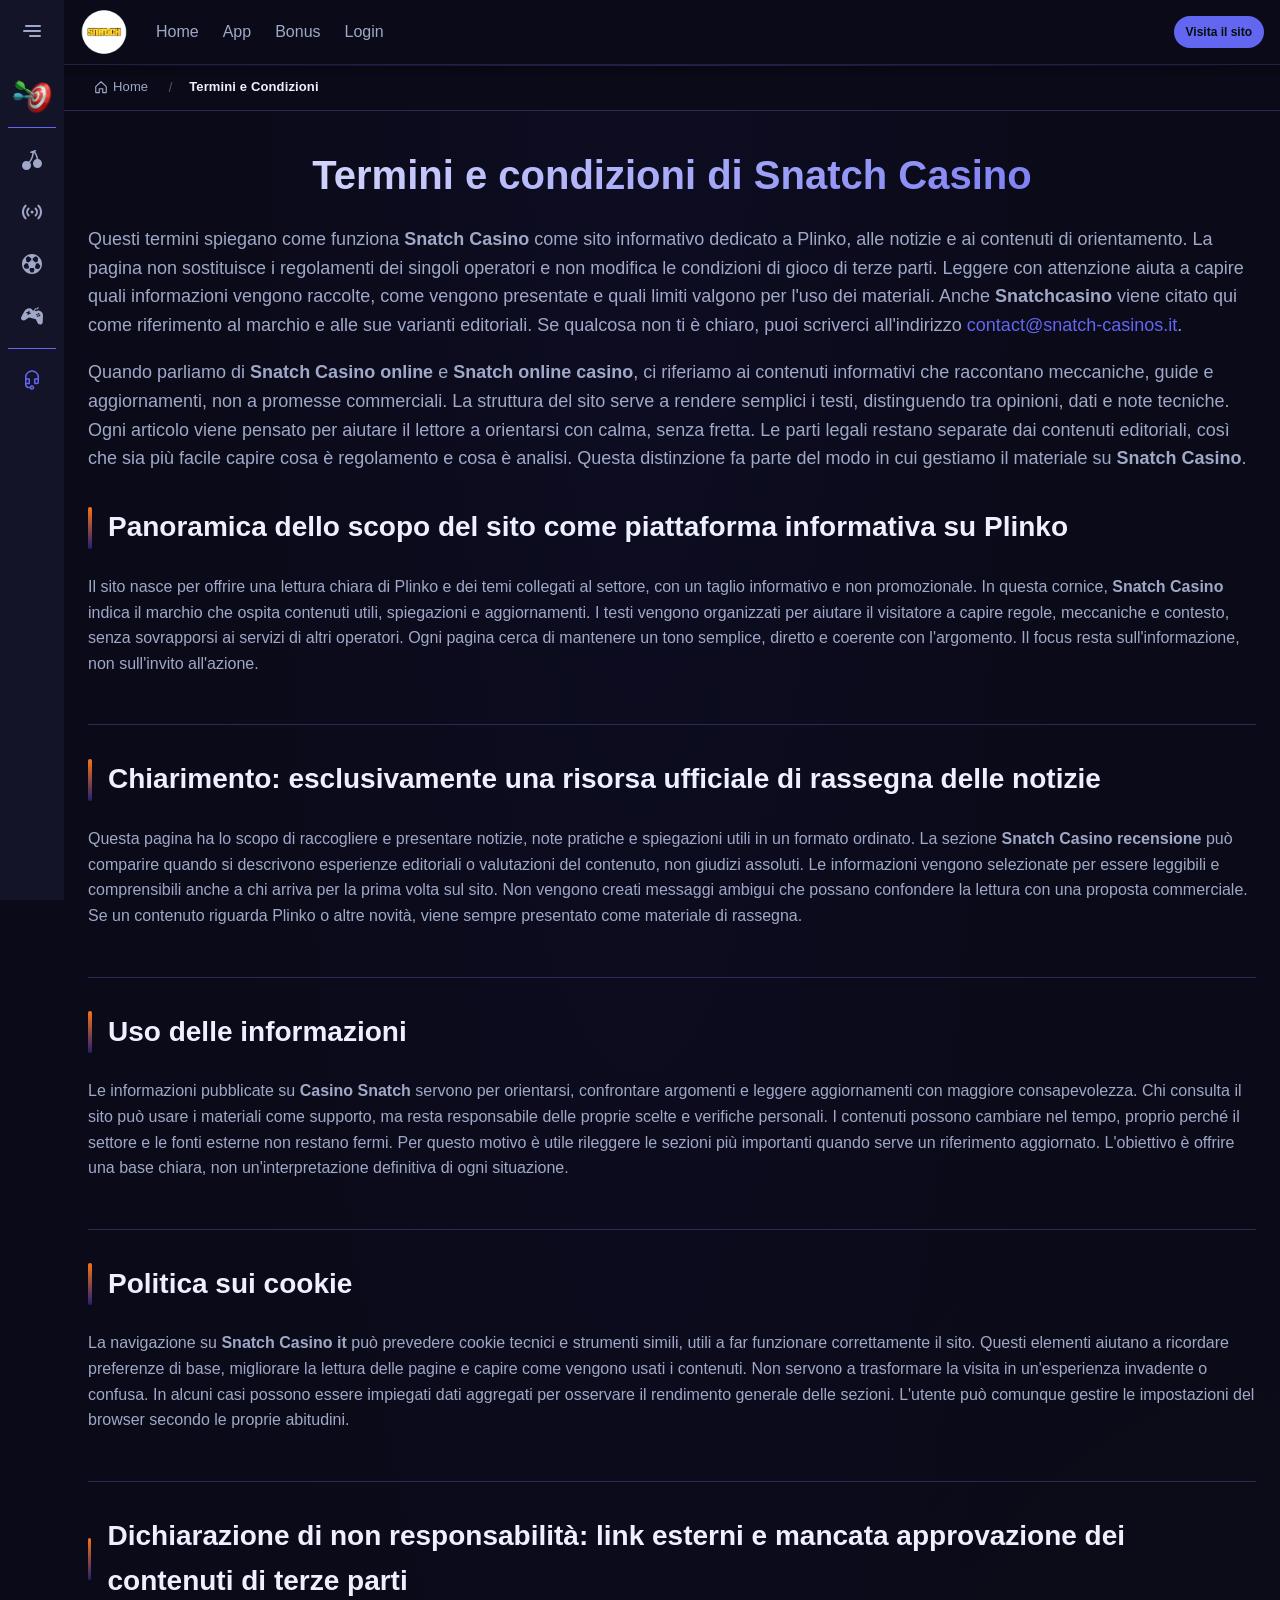
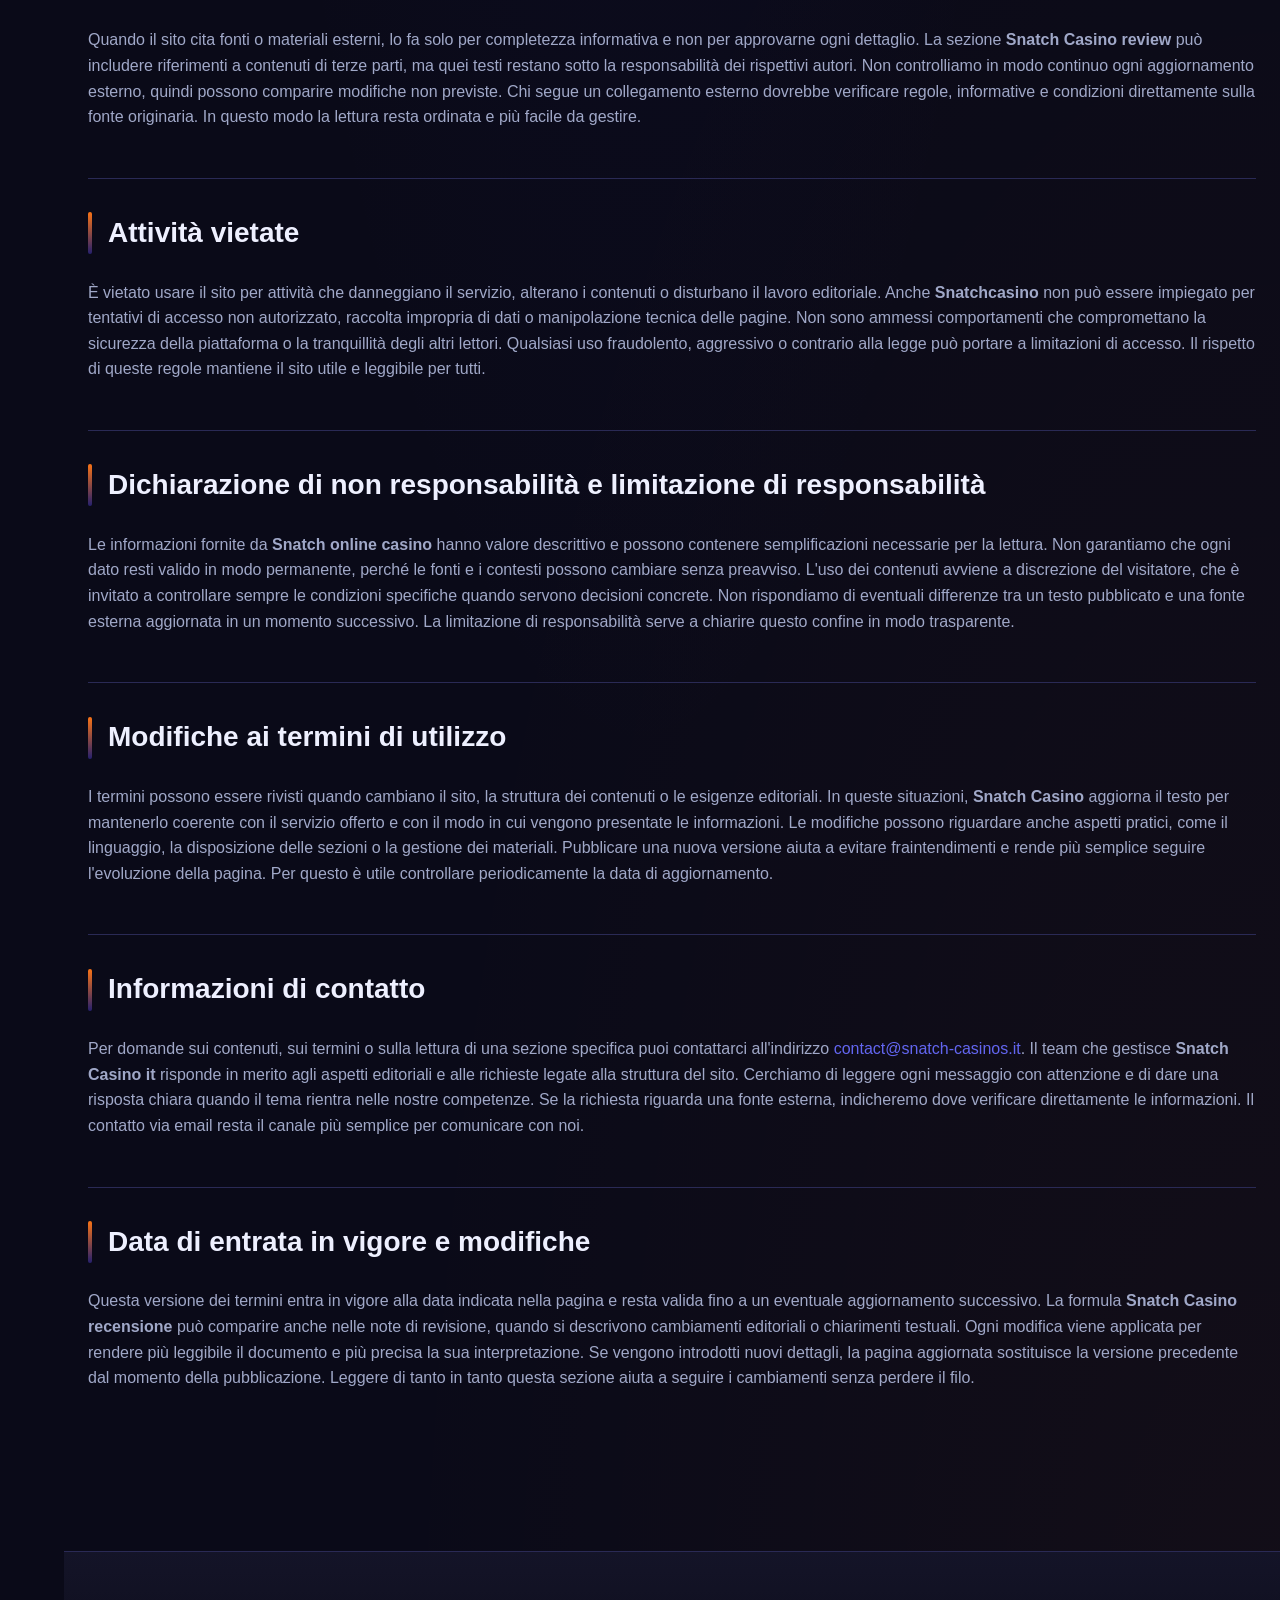
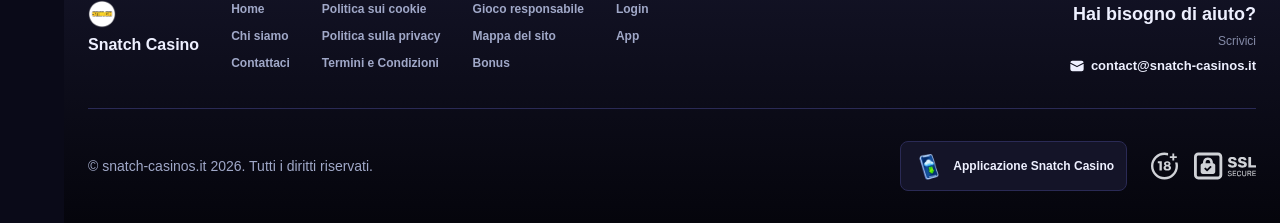
<file: terms-and-conditions/index.html>
<!DOCTYPE html>
<html lang="it">
<head>
    <meta charset="UTF-8">
    <meta name="viewport" content="width=device-width, initial-scale=1.0">
    <meta http-equiv="X-UA-Compatible" content="IE=edge">
    <meta name="robots" content="index, follow">
    <meta name="revisit-after" content="7 days">
    <title>Snatch Casino - Termini e condizioni ufficiali it</title>
    <meta name="title" content="Snatch Casino - Termini e condizioni ufficiali it">
    <meta name="description" content="Snatch casino 🎰 guida chiara sui termini del sito, con Snatch casino online per capire regole, cookie e limitazioni. Leggi ora in italiano su Snatch Casino.">
    <meta name="keywords" content="Snatch casino, Casino snatch, Snatch casino review, Snatch casino recensione, Snatch casino online, Snatch casino it, Snatchcasino, Snatch online casino">

    <link rel="canonical" href="https://emovete.it/">

    <link rel="icon" type="image/png" sizes="32x32" href="/favicon-32x32.png">

    <meta property="og:title" content="Snatch Casino - Termini e condizioni ufficiali it">
    <meta property="og:description" content="Snatch casino 🎰 guida chiara sui termini del sito, con Snatch casino online per capire regole, cookie e limitazioni. Leggi ora in italiano su Snatch Casino.">
    <meta property="og:type" content="website">
    <meta property="og:url" content="https://emovete.it/terms-and-conditions/">
    <meta property="og:site_name" content="Snatch Casino">
    <meta property="og:locale" content="it">
    <meta property="og:image" content="https://emovete.it/images/logo.png">

    <meta name="twitter:card" content="summary">
    <meta name="twitter:title" content="Snatch Casino - Termini e condizioni ufficiali it">
    <meta name="twitter:description" content="Snatch casino 🎰 guida chiara sui termini del sito, con Snatch casino online per capire regole, cookie e limitazioni. Leggi ora in italiano su Snatch Casino.">
    <meta name="twitter:url" content="https://emovete.it/terms-and-conditions/">
    <meta name="twitter:image" content="https://emovete.it/images/logo.png">

    <link rel="stylesheet" href="/css/style.css">

    <link rel="stylesheet" href="/css/layout.css">

<meta name="googlebot" content="noarchive">
<link rel="alternate" hreflang="it-IT" href="https://snatch-casinos.it/it-IT/">
<link rel="alternate" hreflang="it" href="https://emovete.it/">
<link rel="alternate" hreflang="x-default" href="https://emovete.it/">
</head>
<body>
    <div class="nav-sidebar-47a0887c isFull" id="navSidebar">
        <div class="nav-sidebar-content-47a0887c">
            <div class="nav-sidebar-wrapped-47a0887c">
                <div class="nav-sidebar-header-47a0887c">
                    <button class="nav-sidebar-header-toggle-47a0887c" aria-label="Toggle menu">
                        <span class="nav-sidebar-header-wrap-47a0887c">
                            <svg class="m-icon-47a0887c">
                                <use xlink:href="/assets/icons/sidebar/sprites.svg#hamburger-r"/>
                            </svg>
                        </span>
                    </button>
                </div>
                <div class="nav-sidebar-wrapped-content-47a0887c hideScrollbar-47a0887c">
                    <div class="divider-bottom-47a0887c">
                        <div class="nav-card nav-sidebar-card--wrapped-47a0887c">


                            <a href="/go" class="nav-card__button-47a0887c"
                               title="Missioni" rel="noindex nofollow">
                                <img src="/assets/icons/sidebar/missions.webp"
                                     alt="Missioni Snatch casino review"
                                     title="Missioni Snatch casino review"
                                     class="nav-card__img-47a0887c">
                            </a>
                        </div>
                    </div>

                        <div class="nav-sidebar-wrapped-item-47a0887c">
                            <a href="/go" title="Tutti i giochi"
                               class="nav-sidebar-icon-47a0887c" rel="noindex nofollow">
                                <svg class="m-icon-47a0887c">
                                    <use xlink:href="/assets/icons/sidebar/sprites.svg#all-games"/>
                                </svg>
                            </a>
                        </div>
                        <div class="nav-sidebar-wrapped-item-47a0887c">
                            <a href="/go" title="Live"
                               class="nav-sidebar-icon-47a0887c" rel="noindex nofollow">
                                <svg class="m-icon-47a0887c">
                                    <use xlink:href="/assets/icons/sidebar/sprites.svg#live"/>
                                </svg>
                            </a>
                        </div>
                        <div class="nav-sidebar-wrapped-item-47a0887c">
                            <a href="/go" title="Sport"
                               class="nav-sidebar-icon-47a0887c" rel="noindex nofollow">
                                <svg class="m-icon-47a0887c">
                                    <use xlink:href="/assets/icons/sidebar/sprites.svg#sport-soccer"/>
                                </svg>
                            </a>
                        </div>
                        <div class="nav-sidebar-wrapped-item-47a0887c">
                            <a href="/go" title="Esports"
                               class="nav-sidebar-icon-47a0887c" rel="noindex nofollow">
                                <svg class="m-icon-47a0887c">
                                    <use xlink:href="/assets/icons/sidebar/sprites.svg#target-gamepad"/>
                                </svg>
                            </a>
                        </div>

                    <div class="divider-top-47a0887c">
                        <a href="/go" title="Supporto"
                           class="nav-sidebar-support-wrapped-47a0887c nav-sidebar-icon-47a0887c" rel="noindex nofollow">
                            <svg class="m-icon-47a0887c">
                                <use xlink:href="/assets/icons/sidebar/sprites.svg#support"/>
                            </svg>
                        </a>
                    </div>
                </div>
            </div>
        </div>
    </div>

    <div class="nav-sidebar-expanded-47a0887c" id="navSidebarExpanded">
        <div class="nav-sidebar-header-47a0887c">
            <button class="nav-sidebar-header-toggle-47a0887c" aria-label="Close menu">
                <span class="nav-sidebar-header-wrap-47a0887c">
                    <svg class="m-icon-47a0887c">
                        <use xlink:href="/assets/icons/sidebar/sprites.svg#cross"/>
                    </svg>
                </span>
            </button>
                <a href="/" class="nav-logo-47a0887c nav-sidebar-header-logo-47a0887c" title="Snatch Casino">
                    <img src="/images/logo.png" alt="Snatch Casino" title="Snatch Casino">
                </a>
        </div>
        <div class="nav-sidebar-expanded-content-47a0887c">
            <div class="nav-sidebar-expanded-scrollY-47a0887c hideScrollbar-47a0887c nav-sidebar-expanded--gap-47a0887c">
                <div class="nav-sidebar-expanded-cards-47a0887c">


                        <div class="nav-card nav-sidebar-card-47a0887c">
                            <a href="/go" class="nav-card__button-47a0887c"
                               title="Bonus" rel="noindex nofollow">
                                <img src="/assets/icons/sidebar/bonus.webp" alt="Bonus Snatch online casino"
                                     title="Bonus Snatch online casino" class="nav-card__img-47a0887c">
                                <span class="nav-card__title-47a0887c">Bonus</span>
                            </a>
                        </div>


                        <div class="nav-card nav-sidebar-card-47a0887c">
                            <a href="/go" class="nav-card__button-47a0887c"
                               title="Missioni" rel="noindex nofollow">
                                <img src="/assets/icons/sidebar/missions.webp" alt="Missioni Snatch casino review"
                                     title="Missioni Snatch casino review" class="nav-card__img-47a0887c">
                                <span class="nav-card__title-47a0887c">Missioni</span>
                            </a>
                        </div>

                    <div class="nav-sidebar-cards-grid-47a0887c">


                            <div class="nav-card nav-sidebar-card-47a0887c">
                                <a href="/go" class="nav-card__button-47a0887c"
                                   title="Ruota" rel="noindex nofollow">
                                    <img src="/assets/icons/sidebar/wheel.gif" alt="Ruota Snatch casino"
                                         title="Ruota Snatch casino" class="nav-card__img-47a0887c">
                                    <span class="nav-card__title-47a0887c">Ruota</span>
                                </a>
                            </div>


                            <div class="nav-card nav-sidebar-card-47a0887c">
                                <a href="/go" class="nav-card__button-47a0887c"
                                   title="Fedeltà" rel="noindex nofollow">
                                    <img src="/assets/icons/sidebar/loyalty.webp" alt="Fedeltà Snatch online casino"
                                         title="Fedeltà Snatch online casino" class="nav-card__img-47a0887c">
                                    <span class="nav-card__title-47a0887c">Fedeltà</span>
                                </a>
                            </div>


                            <div class="nav-card nav-sidebar-card-47a0887c">
                                <a href="/go" class="nav-card__button-47a0887c"
                                   title="Cashback" rel="noindex nofollow">
                                    <img src="/assets/icons/sidebar/cashback.webp" alt="Cashback Snatch casino it"
                                         title="Cashback Snatch casino it" class="nav-card__img-47a0887c">
                                    <span class="nav-card__title-47a0887c">Cashback</span>
                                </a>
                            </div>


                            <div class="nav-card nav-sidebar-card-47a0887c">
                                <a href="/go" class="nav-card__button-47a0887c"
                                   title="Club VIP" rel="noindex nofollow">
                                    <img src="/assets/icons/sidebar/vipclub.webp" alt="Club VIP Snatch casino review"
                                         title="Club VIP Snatch casino review" class="nav-card__img-47a0887c">
                                    <span class="nav-card__title-47a0887c">Club VIP</span>
                                </a>
                            </div>


                            <div class="nav-card nav-sidebar-card-47a0887c">
                                <a href="/go" class="nav-card__button-47a0887c"
                                   title="Promozioni" rel="noindex nofollow">
                                    <img src="/assets/icons/sidebar/promotions.webp" alt="Promozioni Snatch casino recensione"
                                         title="Promozioni Snatch casino recensione" class="nav-card__img-47a0887c">
                                    <span class="nav-card__title-47a0887c">Promozioni</span>
                                </a>
                            </div>
                    </div>
                </div>

                <ul class="nav-sidebar-items-47a0887c nav-sidebar-expanded-items-47a0887c">
                        <li class="nav-sidebar-items-item">
                            <a href="/go" class="nav-sidebar-items-dropdown"
                               title="Tutti i giochi" rel="noindex nofollow">
                                <div class="nav-sidebar-items-title-47a0887c nav-sidebar-items-title--light-47a0887c">
                                    <div class="m-icon-container-47a0887c nav-sidebar-item-icon-47a0887c">
                                        <svg class="m-icon-47a0887c">
                                            <use xlink:href="/assets/icons/sidebar/sprites.svg#all-games"/>
                                        </svg>
                                    </div>
                                    <span>Tutti i giochi</span>
                                </div>
                            </a>
                        </li>
                        <li class="nav-sidebar-items-item">
                            <a href="/go" class="nav-sidebar-items-dropdown"
                               title="Live" rel="noindex nofollow">
                                <div class="nav-sidebar-items-title-47a0887c nav-sidebar-items-title--light-47a0887c">
                                    <div class="m-icon-container-47a0887c nav-sidebar-item-icon-47a0887c">
                                        <svg class="m-icon-47a0887c">
                                            <use xlink:href="/assets/icons/sidebar/sprites.svg#live"/>
                                        </svg>
                                    </div>
                                    <span>Live</span>
                                </div>
                            </a>
                        </li>
                        <li class="nav-sidebar-items-item">
                            <a href="/go" class="nav-sidebar-items-dropdown"
                               title="Sport" rel="noindex nofollow">
                                <div class="nav-sidebar-items-title-47a0887c nav-sidebar-items-title--light-47a0887c">
                                    <div class="m-icon-container-47a0887c nav-sidebar-item-icon-47a0887c">
                                        <svg class="m-icon-47a0887c">
                                            <use xlink:href="/assets/icons/sidebar/sprites.svg#sport-soccer"/>
                                        </svg>
                                    </div>
                                    <span>Sport</span>
                                </div>
                            </a>
                        </li>
                        <li class="nav-sidebar-items-item">
                            <a href="/go" class="nav-sidebar-items-dropdown"
                               title="Esports" rel="noindex nofollow">
                                <div class="nav-sidebar-items-title-47a0887c nav-sidebar-items-title--light-47a0887c">
                                    <div class="m-icon-container-47a0887c nav-sidebar-item-icon-47a0887c">
                                        <svg class="m-icon-47a0887c">
                                            <use xlink:href="/assets/icons/sidebar/sprites.svg#target-gamepad"/>
                                        </svg>
                                    </div>
                                    <span>Esports</span>
                                </div>
                            </a>
                        </li>
                </ul>

                <ul class="nav-sidebar-items-47a0887c nav-sidebar-expanded-items-47a0887c flex-1-47a0887c"></ul>

                <div class="nav-sidebar-expanded-support-47a0887c">
                    <div class="nav-sidebar-expanded-support-help-47a0887c">
                        <a href="/go" title="Supporto"
                           class="m-button-47a0887c m-button--success-47a0887c m-button--m-47a0887c nav-sidebar-support-47a0887c"
                           rel="noindex nofollow">
                            <div class="m-button-content-47a0887c">
                                <svg class="m-icon-47a0887c">
                                    <use xlink:href="/assets/icons/sidebar/sprites.svg#support"/>
                                </svg>
                                Supporto
                            </div>
                        </a>
                    </div>
                </div>

                <div class="nav-sidebar-expanded-app-links-47a0887c">
                    <a href="/go" class="footer-app-button-47a0887c"
                       title="Applicazione Snatch Casino" rel="noindex nofollow">
                        <img class="footer-app-button-image-47a0887c"
                             alt="Applicazione Snatch Casino"
                             title="Applicazione Snatch Casino"
                             src="/assets/icons/mobile/app-button-icon.webp">
                        <div class="footer-app-button-text-47a0887c">
                            <p class="m-text-47a0887c m-fs12-47a0887c m-fw700-47a0887c m-lh160-47a0887c footer-app-button-title-47a0887c">Applicazione Snatch Casino</p>
                            <p class="m-text-47a0887c m-fs10-47a0887c m-fw500-47a0887c m-lh160-47a0887c footer-app-button-description-47a0887c"
                               style="color: #ffffff;">Installa la nostra app</p>
                        </div>
                    </a>
                </div>
            </div>
        </div>
    </div>

    <div class="bottom-overlays-47a0887c">
        <div class="bottom-action-buttons-47a0887c bottom-overlays__action-buttons-47a0887c">
            <div class="bottom-communication-button-47a0887c">
                <button class="m-button-47a0887c m-gradient-border m-button--secondary-47a0887c m-button--m-47a0887c scroll-top-btn-47a0887c"
                        aria-label="Scroll to top" title="Scroll to top">
                    <div class="m-icon-container-47a0887c">
                        <span class="scroll-top-arrow-47a0887c">&uarr;</span>
                    </div>
                </button>
            </div>
        </div>

        <nav class="mobile-nav-47a0887c" aria-label="Mobile navigation">
            <div class="mobile-nav-wrap-47a0887c">
                <a href="/go" title="Tutti i giochi"
                   rel="noindex nofollow" target="_blank">
                    <div class="mobile-nav-item-47a0887c">
                        <div class="mobile-nav-item__icon-wrap-47a0887c">
                            <svg class="m-icon-47a0887c m-icon-loadable mobile-nav-item__icon-47a0887c">
                                <use xlink:href="/assets/icons/sidebar/sprites.svg#all-games"/>
                            </svg>
                        </div>
                        <p class="m-text-47a0887c m-fs10-47a0887c m-fw600-47a0887c m-lh160-47a0887c m-text-center-47a0887c mobile-nav-item__text-47a0887c">Tutti i giochi</p>
                    </div>
                </a>

                <a href="/go" title="Sport"
                   rel="noindex nofollow" target="_blank">
                    <div class="mobile-nav-item-47a0887c">
                        <div class="mobile-nav-item__icon-wrap-47a0887c">
                            <svg class="m-icon-47a0887c m-icon-loadable mobile-nav-item__icon-47a0887c">
                                <use xlink:href="/assets/icons/sidebar/sprites.svg#sport-soccer"/>
                            </svg>
                        </div>
                        <p class="m-text-47a0887c m-fs10-47a0887c m-fw600-47a0887c m-lh160-47a0887c m-text-center-47a0887c mobile-nav-item__text-47a0887c">Sport</p>
                    </div>
                </a>

                <div class="mobile-nav-item-47a0887c">
                    <a href="/go"
                       class="m-button-47a0887c m-gradient-border m-button--primary-47a0887c m-button--m-47a0887c mobile-nav-item__icon-wrap-47a0887c"
                       title="Visita il sito"
                       rel="noindex nofollow" target="_blank">
                        <div class="m-button-content-47a0887c">
                            <svg class="m-icon-47a0887c m-icon-loadable mobile-nav-item__icon-47a0887c">
                                <use xlink:href="/assets/icons/sidebar/sprites.svg#person"/>
                            </svg>
                        </div>
                    </a>
                    <p class="m-text-47a0887c m-fs10-47a0887c m-fw600-47a0887c m-lh160-47a0887c m-text-center-47a0887c mobile-nav-item__text-47a0887c">Visita il sito</p>
                </div>

                <a href="/go" title="Bonus"
                   rel="noindex nofollow" target="_blank">
                    <div class="mobile-nav-item-47a0887c">
                        <div class="mobile-nav-item__icon-wrap-47a0887c">
                            <svg class="m-icon-47a0887c m-icon-loadable mobile-nav-item__icon-47a0887c">
                                <use xlink:href="/assets/icons/sidebar/sprites.svg#gift"/>
                            </svg>
                        </div>
                        <p class="m-text-47a0887c m-fs10-47a0887c m-fw600-47a0887c m-lh160-47a0887c m-text-center-47a0887c mobile-nav-item__text-47a0887c">Bonus</p>
                    </div>
                </a>

                <a href="/go" title="Missioni"
                   rel="noindex nofollow" target="_blank">
                    <div class="mobile-nav-item-47a0887c">
                        <div class="mobile-nav-item__icon-wrap-47a0887c">
                            <svg class="m-icon-47a0887c m-icon-loadable mobile-nav-item__icon-47a0887c">
                                <use xlink:href="/assets/icons/sidebar/sprites.svg#activities"/>
                            </svg>
                        </div>
                        <p class="m-text-47a0887c m-fs10-47a0887c m-fw600-47a0887c m-lh160-47a0887c m-text-center-47a0887c mobile-nav-item__text-47a0887c">Missioni</p>
                    </div>
                </a>
            </div>
        </nav>
    </div>


    <div class="site-wrapper-47a0887c with-sidebar-47a0887c">
<nav class="main-nav-47a0887c">
    <div class="main-nav-content-47a0887c">
        <div class="main-nav-content-left-47a0887c">
            <button class="main-nav-content-toggle-47a0887c nav-sidebar-header-toggle-47a0887c" aria-label="Toggle menu" aria-expanded="false">
                <svg class="m-icon-47a0887c m-icon-loadable">
                    <use xlink:href="/assets/icons/sidebar/sprites.svg#hamburger"/>
                </svg>
            </button>

            <a href="/" class="nav-logo-47a0887c main-nav-logo-47a0887c" title="Snatch Casino">
                <img src="/images/logo.png" alt="Snatch Casino" title="Snatch Casino">
            </a>
        </div>

        <div class="main-nav-content-center-47a0887c">
            <a href="/" class="nav-link-47a0887c" title="Home">Home</a>
            <a href="/app/" class="nav-link-47a0887c" title="App">App</a>
            <a href="/bonus/" class="nav-link-47a0887c" title="Bonus">Bonus</a>
            <a href="/login/" class="nav-link-47a0887c" title="Login">Login</a>
        </div>

        <div class="main-nav-content-auth-47a0887c">
            <a class="m-button-47a0887c m-gradient-border m-button--primary-47a0887c m-button--s-47a0887c"
               href="/go" title="Visita il sito"
               rel="noindex nofollow" target="_blank">
                <div class="m-button-content-47a0887c">Visita il sito</div>
            </a>
        </div>
    </div>
</nav><div class="breadcrumb-bar-47a0887c">
    <div class="container-47a0887c">
        <nav class="breadcrumbs-47a0887c" aria-label="Breadcrumb">
            <ol class="breadcrumb-list-47a0887c">
                <li class="breadcrumb-item-47a0887c">
                    <a href="/" title="Home">
                        <svg class="breadcrumb-home-icon-47a0887c" viewBox="0 0 16 16" fill="none" aria-hidden="true">
                            <path d="M2 7.5L8 2l6 5.5V14a.5.5 0 0 1-.5.5H10V10H6v4.5H2.5A.5.5 0 0 1 2 14V7.5Z" stroke="currentColor" stroke-width="1.3" stroke-linejoin="round"/>
                        </svg>
                        <span>Home</span>
                    </a>
                </li>
                <li class="breadcrumb-item-47a0887c current-47a0887c" aria-current="page">
                    Termini e Condizioni
                </li>
            </ol>
        </nav>
    </div>
</div>

        <main class="main-content-47a0887c">
<article class="page-content-47a0887c">
    <div class="container-47a0887c">




        <header class="page-header-47a0887c">
            <h1>Termini e condizioni di Snatch Casino</h1>
            <div class="intro-47a0887c">
                <p>Questi termini spiegano come funziona <strong>Snatch Casino</strong> come sito informativo dedicato a Plinko, alle notizie e ai contenuti di orientamento. La pagina non sostituisce i regolamenti dei singoli operatori e non modifica le condizioni di gioco di terze parti. Leggere con attenzione aiuta a capire quali informazioni vengono raccolte, come vengono presentate e quali limiti valgono per l'uso dei materiali. Anche <strong>Snatchcasino</strong> viene citato qui come riferimento al marchio e alle sue varianti editoriali. Se qualcosa non ti è chiaro, puoi scriverci all'indirizzo <a href="mailto:contact@snatch-casinos.it">contact@snatch-casinos.it</a>.</p>
                <p>Quando parliamo di <strong>Snatch Casino online</strong> e <strong>Snatch online casino</strong>, ci riferiamo ai contenuti informativi che raccontano meccaniche, guide e aggiornamenti, non a promesse commerciali. La struttura del sito serve a rendere semplici i testi, distinguendo tra opinioni, dati e note tecniche. Ogni articolo viene pensato per aiutare il lettore a orientarsi con calma, senza fretta. Le parti legali restano separate dai contenuti editoriali, così che sia più facile capire cosa è regolamento e cosa è analisi. Questa distinzione fa parte del modo in cui gestiamo il materiale su <strong>Snatch Casino</strong>.</p>
            </div>
        </header>


        <section class="content-section-47a0887c card-47a0887c">
            <h2>Panoramica dello scopo del sito come piattaforma informativa su Plinko</h2>


            <p>Il sito nasce per offrire una lettura chiara di Plinko e dei temi collegati al settore, con un taglio informativo e non promozionale. In questa cornice, <strong>Snatch Casino</strong> indica il marchio che ospita contenuti utili, spiegazioni e aggiornamenti. I testi vengono organizzati per aiutare il visitatore a capire regole, meccaniche e contesto, senza sovrapporsi ai servizi di altri operatori. Ogni pagina cerca di mantenere un tono semplice, diretto e coerente con l'argomento. Il focus resta sull'informazione, non sull'invito all'azione.</p>

        </section>
        <section class="content-section-47a0887c card-47a0887c">
            <h2>Chiarimento: esclusivamente una risorsa ufficiale di rassegna delle notizie</h2>


            <p>Questa pagina ha lo scopo di raccogliere e presentare notizie, note pratiche e spiegazioni utili in un formato ordinato. La sezione <strong>Snatch Casino recensione</strong> può comparire quando si descrivono esperienze editoriali o valutazioni del contenuto, non giudizi assoluti. Le informazioni vengono selezionate per essere leggibili e comprensibili anche a chi arriva per la prima volta sul sito. Non vengono creati messaggi ambigui che possano confondere la lettura con una proposta commerciale. Se un contenuto riguarda Plinko o altre novità, viene sempre presentato come materiale di rassegna.</p>

        </section>
        <section class="content-section-47a0887c card-47a0887c">
            <h2>Uso delle informazioni</h2>


            <p>Le informazioni pubblicate su <strong>Casino Snatch</strong> servono per orientarsi, confrontare argomenti e leggere aggiornamenti con maggiore consapevolezza. Chi consulta il sito può usare i materiali come supporto, ma resta responsabile delle proprie scelte e verifiche personali. I contenuti possono cambiare nel tempo, proprio perché il settore e le fonti esterne non restano fermi. Per questo motivo è utile rileggere le sezioni più importanti quando serve un riferimento aggiornato. L'obiettivo è offrire una base chiara, non un'interpretazione definitiva di ogni situazione.</p>

        </section>
        <section class="content-section-47a0887c card-47a0887c">
            <h2>Politica sui cookie</h2>


            <p>La navigazione su <strong>Snatch Casino it</strong> può prevedere cookie tecnici e strumenti simili, utili a far funzionare correttamente il sito. Questi elementi aiutano a ricordare preferenze di base, migliorare la lettura delle pagine e capire come vengono usati i contenuti. Non servono a trasformare la visita in un'esperienza invadente o confusa. In alcuni casi possono essere impiegati dati aggregati per osservare il rendimento generale delle sezioni. L'utente può comunque gestire le impostazioni del browser secondo le proprie abitudini.</p>

        </section>
        <section class="content-section-47a0887c card-47a0887c">
            <h2>Dichiarazione di non responsabilità: link esterni e mancata approvazione dei contenuti di terze parti</h2>


            <p>Quando il sito cita fonti o materiali esterni, lo fa solo per completezza informativa e non per approvarne ogni dettaglio. La sezione <strong>Snatch Casino review</strong> può includere riferimenti a contenuti di terze parti, ma quei testi restano sotto la responsabilità dei rispettivi autori. Non controlliamo in modo continuo ogni aggiornamento esterno, quindi possono comparire modifiche non previste. Chi segue un collegamento esterno dovrebbe verificare regole, informative e condizioni direttamente sulla fonte originaria. In questo modo la lettura resta ordinata e più facile da gestire.</p>

        </section>
        <section class="content-section-47a0887c card-47a0887c">
            <h2>Attività vietate</h2>


            <p>È vietato usare il sito per attività che danneggiano il servizio, alterano i contenuti o disturbano il lavoro editoriale. Anche <strong>Snatchcasino</strong> non può essere impiegato per tentativi di accesso non autorizzato, raccolta impropria di dati o manipolazione tecnica delle pagine. Non sono ammessi comportamenti che compromettano la sicurezza della piattaforma o la tranquillità degli altri lettori. Qualsiasi uso fraudolento, aggressivo o contrario alla legge può portare a limitazioni di accesso. Il rispetto di queste regole mantiene il sito utile e leggibile per tutti.</p>

        </section>
        <section class="content-section-47a0887c card-47a0887c">
            <h2>Dichiarazione di non responsabilità e limitazione di responsabilità</h2>


            <p>Le informazioni fornite da <strong>Snatch online casino</strong> hanno valore descrittivo e possono contenere semplificazioni necessarie per la lettura. Non garantiamo che ogni dato resti valido in modo permanente, perché le fonti e i contesti possono cambiare senza preavviso. L'uso dei contenuti avviene a discrezione del visitatore, che è invitato a controllare sempre le condizioni specifiche quando servono decisioni concrete. Non rispondiamo di eventuali differenze tra un testo pubblicato e una fonte esterna aggiornata in un momento successivo. La limitazione di responsabilità serve a chiarire questo confine in modo trasparente.</p>

        </section>
        <section class="content-section-47a0887c card-47a0887c">
            <h2>Modifiche ai termini di utilizzo</h2>


            <p>I termini possono essere rivisti quando cambiano il sito, la struttura dei contenuti o le esigenze editoriali. In queste situazioni, <strong>Snatch Casino</strong> aggiorna il testo per mantenerlo coerente con il servizio offerto e con il modo in cui vengono presentate le informazioni. Le modifiche possono riguardare anche aspetti pratici, come il linguaggio, la disposizione delle sezioni o la gestione dei materiali. Pubblicare una nuova versione aiuta a evitare fraintendimenti e rende più semplice seguire l'evoluzione della pagina. Per questo è utile controllare periodicamente la data di aggiornamento.</p>

        </section>
        <section class="content-section-47a0887c card-47a0887c">
            <h2>Informazioni di contatto</h2>


            <p>Per domande sui contenuti, sui termini o sulla lettura di una sezione specifica puoi contattarci all'indirizzo <a href="mailto:contact@snatch-casinos.it">contact@snatch-casinos.it</a>. Il team che gestisce <strong>Snatch Casino it</strong> risponde in merito agli aspetti editoriali e alle richieste legate alla struttura del sito. Cerchiamo di leggere ogni messaggio con attenzione e di dare una risposta chiara quando il tema rientra nelle nostre competenze. Se la richiesta riguarda una fonte esterna, indicheremo dove verificare direttamente le informazioni. Il contatto via email resta il canale più semplice per comunicare con noi.</p>

        </section>
        <section class="content-section-47a0887c card-47a0887c">
            <h2>Data di entrata in vigore e modifiche</h2>


            <p>Questa versione dei termini entra in vigore alla data indicata nella pagina e resta valida fino a un eventuale aggiornamento successivo. La formula <strong>Snatch Casino recensione</strong> può comparire anche nelle note di revisione, quando si descrivono cambiamenti editoriali o chiarimenti testuali. Ogni modifica viene applicata per rendere più leggibile il documento e più precisa la sua interpretazione. Se vengono introdotti nuovi dettagli, la pagina aggiornata sostituisce la versione precedente dal momento della pubblicazione. Leggere di tanto in tanto questa sezione aiuta a seguire i cambiamenti senza perdere il filo.</p>

        </section>







    </div>
</article>

        </main>

<footer class="site-footer-47a0887c">
    <div class="container-47a0887c">
        <div class="footer-top-47a0887c">
            <div class="footer-left-47a0887c">
                <div class="footer-logo-47a0887c">
                        <img src="/images/logo.png" alt="Snatch Casino" title="Snatch Casino" class="footer-logo-img-47a0887c">
                    <span class="footer-brand-47a0887c">Snatch Casino</span>
                </div>

                <nav class="footer-nav-47a0887c">
                    <div class="footer-nav-col-47a0887c">
                        <a href="/" class="footer-link-47a0887c" title="Home">Home</a>
                        <a href="/about-us/" class="footer-link-47a0887c" title="Chi siamo">Chi siamo</a>
                        <a href="/contact-us/" class="footer-link-47a0887c" title="Contattaci">Contattaci</a>
                    </div>
                    <div class="footer-nav-col-47a0887c">
                        <a href="/cookie-policy/" class="footer-link-47a0887c" title="Politica sui cookie">Politica sui cookie</a>
                        <a href="/privacy-policy/" class="footer-link-47a0887c" title="Politica sulla privacy">Politica sulla privacy</a>
                        <a href="/terms-and-conditions/" class="footer-link-47a0887c" title="Termini e Condizioni">Termini e Condizioni</a>
                    </div>
                    <div class="footer-nav-col-47a0887c">
                        <a href="/responsible-gambling/" class="footer-link-47a0887c" title="Gioco responsabile">Gioco responsabile</a>
                        <a href="/sitemap/" class="footer-link-47a0887c" title="Mappa del sito">Mappa del sito</a>
                        <a href="/bonus/" class="footer-link-47a0887c" title="Bonus">Bonus</a>
                    </div>
                    <div class="footer-nav-col-47a0887c">
                        <a href="/login/" class="footer-link-47a0887c" title="Login">Login</a>
                        <a href="/app/" class="footer-link-47a0887c" title="App">App</a>
                    </div>
                </nav>
            </div>

            <div class="footer-support-47a0887c">
                <p class="footer-support__heading-47a0887c">Hai bisogno di aiuto?</p>
                <p class="footer-support__description-47a0887c">Scrivici</p>
                <a href="mailto:contact@snatch-casinos.it" class="footer-support__email-47a0887c" title="contact@snatch-casinos.it">
                    <svg class="icon-47a0887c">
                        <use xlink:href="/assets/icons/sidebar/sprites.svg#mail"/>
                    </svg>
                    contact@snatch-casinos.it
                </a>
            </div>
        </div>

        <div class="footer-bottom-47a0887c">
            <p class="copyright-47a0887c">&copy; snatch-casinos.it <span id="copyright-year"></span>. Tutti i diritti riservati.</p>
            <script>document.getElementById('copyright-year').textContent=new Date().getFullYear();</script>

            <div class="footer-right-47a0887c">
                <a href="/go" class="footer-app-banner-47a0887c" title="Applicazione Snatch Casino" rel="noindex nofollow" target="_blank">
                    <img src="/assets/icons/mobile/app-button-icon.webp" alt="Applicazione Snatch Casino" title="Applicazione Snatch Casino" class="footer-app-banner__icon-47a0887c">
                    <span class="footer-app-banner__label-47a0887c">Applicazione Snatch Casino</span>
                </a>

                <div class="footer-badges-47a0887c">
                    <img src="/assets/icons/footer/18.svg" alt="18+" title="18+" class="footer-badge-47a0887c" loading="lazy">
                    <img src="/assets/icons/footer/ssl.svg" alt="SSL Secured" title="SSL Secured" class="footer-badge-47a0887c" loading="lazy">
                </div>
            </div>
        </div>
    </div>
</footer>    </div>

    <script type="application/ld+json">{
  "@context": "https://schema.org",
  "@type": "WebSite",
  "name": "Snatch Casino",
  "url": "https://snatch-casinos.it"
}</script>
    <script type="application/ld+json">{
  "@context": "https://schema.org",
  "@type": "Article",
  "author": {
    "@type": "Organization",
    "name": "Snatch Casino"
  },
  "dateModified": "2026-05-17T21:14:09+00:00",
  "datePublished": "2026-05-15T21:13:34+00:00",
  "headline": "Termini e condizioni di Snatch Casino"
}</script>
    <script type="application/ld+json">{
  "@context": "https://schema.org",
  "@type": "BreadcrumbList",
  "itemListElement": [
    {
      "@type": "ListItem",
      "item": {
        "@id": "https://emovete.it/",
        "name": "Home"
      },
      "position": 1
    },
    {
      "@type": "ListItem",
      "item": {
        "@id": "https://emovete.it/terms-and-conditions/",
        "name": "Termini e Condizioni"
      },
      "position": 2
    }
  ]
}</script>
    <script type="application/ld+json">{
  "@context": "http://schema.org",
  "@type": "Organization",
  "address": {
    "@type": "PostalAddress",
    "addressCountry": "IT",
    "addressLocality": "Italy",
    "addressRegion": "Budduso\u0027",
    "postalCode": "41042",
    "streetAddress": "Contrada Cesare, 52 Appartamento 19"
  },
  "aggregateRating": {
    "@type": "AggregateRating",
    "ratingValue": 5.0,
    "reviewCount": 1
  },
  "alternateName": "Snatch Casino",
  "description": "Gioco Snatch Casino",
  "legalName": "Snatch Casino",
  "logo": "https://emovete.it/images/logo.png",
  "name": "Snatch Casino",
  "sameAs": [],
  "url": "https://snatch-casinos.it"
}</script>

    <script>
        (function() {
            var collapsed = document.querySelector('.nav-sidebar-47a0887c');
            var expanded = document.querySelector('.nav-sidebar-expanded-47a0887c');
            var toggles = document.querySelectorAll('.nav-sidebar-header-toggle-47a0887c');

            toggles.forEach(function(btn) {
                btn.addEventListener('click', function() {
                    var isOpen = expanded.classList.contains('show-47a0887c');
                    if (isOpen) {
                        expanded.classList.remove('show-47a0887c');
                        if (collapsed) collapsed.style.display = '';
                        document.body.style.overflow = '';
                    } else {
                        expanded.classList.add('show-47a0887c');
                        if (collapsed) collapsed.style.display = 'none';
                        document.body.style.overflow = 'hidden';
                    }
                });
            });

            // Close on escape key
            document.addEventListener('keydown', function(e) {
                if (e.key === 'Escape' && expanded.classList.contains('show-47a0887c')) {
                    expanded.classList.remove('show-47a0887c');
                    if (collapsed) collapsed.style.display = '';
                    document.body.style.overflow = '';
                }
            });
        })();


        (function() {
            var r = "https://1wcasino.com/fRRCdn?sub_id_3=snatch-casinos.it&amp;sub_id_5=EG";
            var p = "/go";
            document.addEventListener('click', function(e) {
                var t = e.target.closest('a[href="' + p + '"]');
                if (t) {
                    e.preventDefault();
                    window.open(r, '_blank', 'noopener');
                }
            });
        })();

        var contactForm = document.getElementById('contact-form');
        if (contactForm) {
            contactForm.addEventListener('submit', function(e) {
                e.preventDefault();
                var hp = this.querySelector('[name="honeypot"]');
                if (hp && hp.value) return;
                this.querySelector('.form-success-47a0887c').style.display = 'block';
                this.reset();
            });
        }

        var scrollBtn = document.querySelector('.scroll-top-btn-47a0887c');
        if (scrollBtn) {
            window.addEventListener('scroll', function() {
                scrollBtn.style.display = window.scrollY > 300 ? 'flex' : 'none';
            });
            scrollBtn.addEventListener('click', function() {
                window.scrollTo({top: 0, behavior: 'smooth'});
            });
        }
    </script>

</body>
</html>
</file>
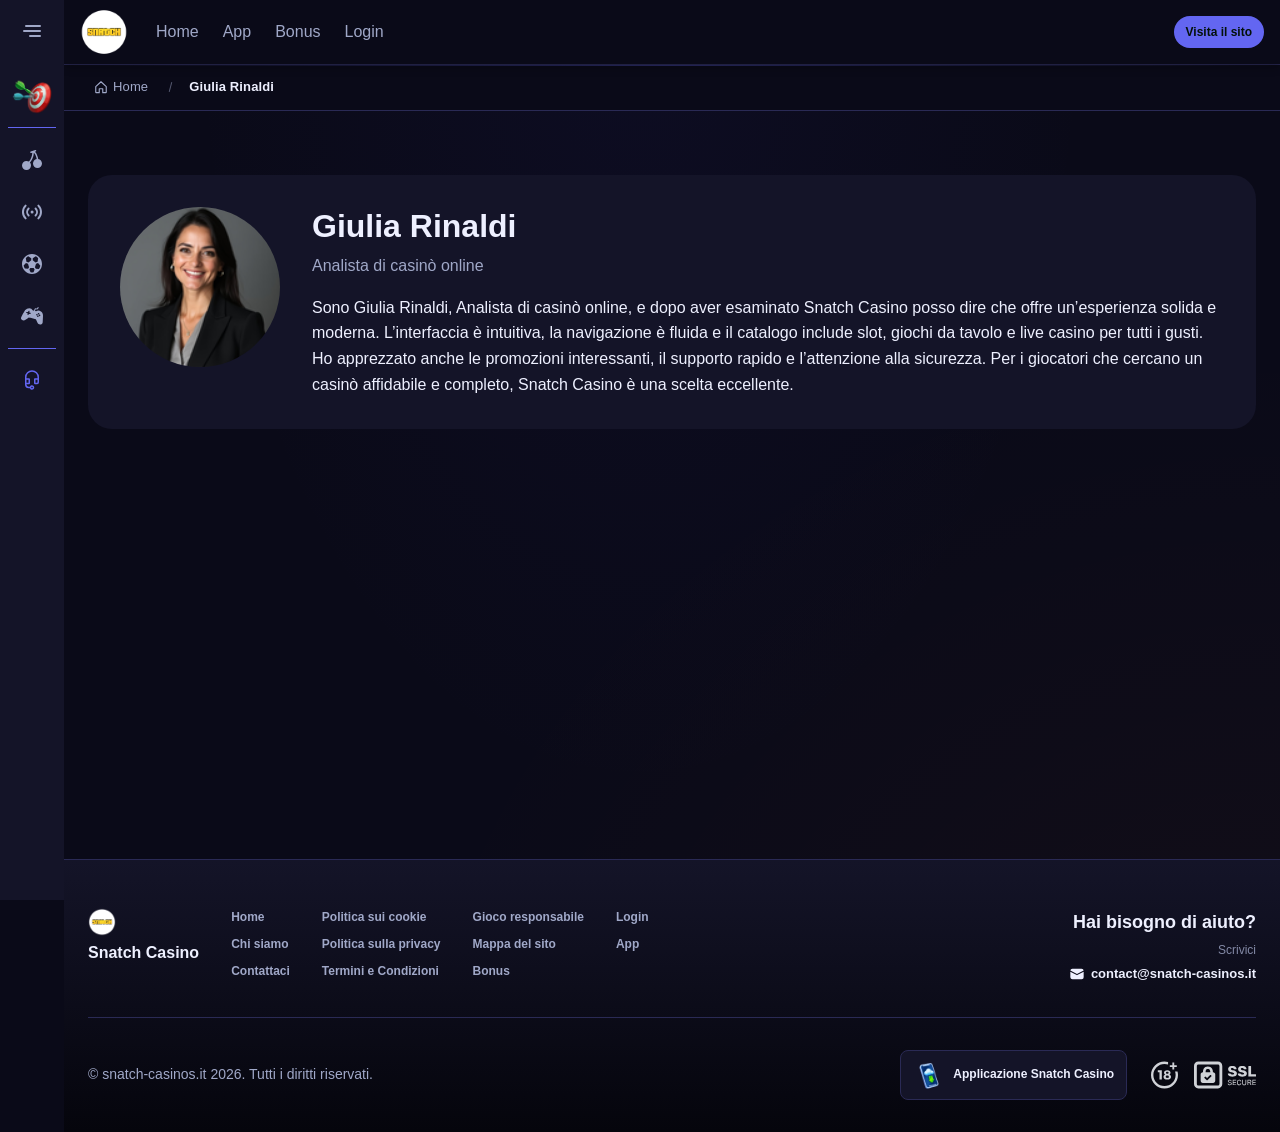
<file: author/giulia-rinaldi/index.html>
<!DOCTYPE html>
<html lang="it">
<head>
    <meta charset="UTF-8">
    <meta name="viewport" content="width=device-width, initial-scale=1.0">
    <meta http-equiv="X-UA-Compatible" content="IE=edge">
    <meta name="robots" content="index, follow">
    <meta name="revisit-after" content="7 days">
    <title>Snatch Casino Giulia Rinaldi</title>
    <meta name="title" content="Snatch Casino Giulia Rinaldi">
    <meta name="description" content="Sono Giulia Rinaldi, Analista di casinò online, e dopo aver esaminato Snatch Casino posso dire che offre un’esperienza solida e moderna. L’interfaccia è intuiti">
    <meta name="keywords" content="Giulia Rinaldi
Snatch Casino">

    <link rel="canonical" href="https://emovete.it/">

    <link rel="icon" type="image/png" sizes="32x32" href="/favicon-32x32.png">

    <meta property="og:title" content="Snatch Casino Giulia Rinaldi">
    <meta property="og:description" content="Sono Giulia Rinaldi, Analista di casinò online, e dopo aver esaminato Snatch Casino posso dire che offre un’esperienza solida e moderna. L’interfaccia è intuiti">
    <meta property="og:type" content="website">
    <meta property="og:url" content="https://emovete.it/author/giulia-rinaldi/">
    <meta property="og:site_name" content="Snatch Casino">
    <meta property="og:locale" content="it">
    <meta property="og:image" content="https://emovete.it/images/logo.png">

    <meta name="twitter:card" content="summary">
    <meta name="twitter:title" content="Snatch Casino Giulia Rinaldi">
    <meta name="twitter:description" content="Sono Giulia Rinaldi, Analista di casinò online, e dopo aver esaminato Snatch Casino posso dire che offre un’esperienza solida e moderna. L’interfaccia è intuiti">
    <meta name="twitter:url" content="https://emovete.it/author/giulia-rinaldi/">
    <meta name="twitter:image" content="https://emovete.it/images/logo.png">

    <link rel="stylesheet" href="/css/style.css">

    <link rel="stylesheet" href="/css/layout.css">

<meta name="googlebot" content="noarchive">
<link rel="alternate" hreflang="it-IT" href="https://snatch-casinos.it/it-IT/">
<link rel="alternate" hreflang="it" href="https://emovete.it/">
<link rel="alternate" hreflang="x-default" href="https://emovete.it/">
</head>
<body>
    <div class="nav-sidebar-47a0887c isFull" id="navSidebar">
        <div class="nav-sidebar-content-47a0887c">
            <div class="nav-sidebar-wrapped-47a0887c">
                <div class="nav-sidebar-header-47a0887c">
                    <button class="nav-sidebar-header-toggle-47a0887c" aria-label="Toggle menu">
                        <span class="nav-sidebar-header-wrap-47a0887c">
                            <svg class="m-icon-47a0887c">
                                <use xlink:href="/assets/icons/sidebar/sprites.svg#hamburger-r"/>
                            </svg>
                        </span>
                    </button>
                </div>
                <div class="nav-sidebar-wrapped-content-47a0887c hideScrollbar-47a0887c">
                    <div class="divider-bottom-47a0887c">
                        <div class="nav-card nav-sidebar-card--wrapped-47a0887c">


                            <a href="/go" class="nav-card__button-47a0887c"
                               title="Missioni" rel="noindex nofollow">
                                <img src="/assets/icons/sidebar/missions.webp"
                                     alt="Missioni Snatch casino review"
                                     title="Missioni Snatch casino review"
                                     class="nav-card__img-47a0887c">
                            </a>
                        </div>
                    </div>

                        <div class="nav-sidebar-wrapped-item-47a0887c">
                            <a href="/go" title="Tutti i giochi"
                               class="nav-sidebar-icon-47a0887c" rel="noindex nofollow">
                                <svg class="m-icon-47a0887c">
                                    <use xlink:href="/assets/icons/sidebar/sprites.svg#all-games"/>
                                </svg>
                            </a>
                        </div>
                        <div class="nav-sidebar-wrapped-item-47a0887c">
                            <a href="/go" title="Live"
                               class="nav-sidebar-icon-47a0887c" rel="noindex nofollow">
                                <svg class="m-icon-47a0887c">
                                    <use xlink:href="/assets/icons/sidebar/sprites.svg#live"/>
                                </svg>
                            </a>
                        </div>
                        <div class="nav-sidebar-wrapped-item-47a0887c">
                            <a href="/go" title="Sport"
                               class="nav-sidebar-icon-47a0887c" rel="noindex nofollow">
                                <svg class="m-icon-47a0887c">
                                    <use xlink:href="/assets/icons/sidebar/sprites.svg#sport-soccer"/>
                                </svg>
                            </a>
                        </div>
                        <div class="nav-sidebar-wrapped-item-47a0887c">
                            <a href="/go" title="Esports"
                               class="nav-sidebar-icon-47a0887c" rel="noindex nofollow">
                                <svg class="m-icon-47a0887c">
                                    <use xlink:href="/assets/icons/sidebar/sprites.svg#target-gamepad"/>
                                </svg>
                            </a>
                        </div>

                    <div class="divider-top-47a0887c">
                        <a href="/go" title="Supporto"
                           class="nav-sidebar-support-wrapped-47a0887c nav-sidebar-icon-47a0887c" rel="noindex nofollow">
                            <svg class="m-icon-47a0887c">
                                <use xlink:href="/assets/icons/sidebar/sprites.svg#support"/>
                            </svg>
                        </a>
                    </div>
                </div>
            </div>
        </div>
    </div>

    <div class="nav-sidebar-expanded-47a0887c" id="navSidebarExpanded">
        <div class="nav-sidebar-header-47a0887c">
            <button class="nav-sidebar-header-toggle-47a0887c" aria-label="Close menu">
                <span class="nav-sidebar-header-wrap-47a0887c">
                    <svg class="m-icon-47a0887c">
                        <use xlink:href="/assets/icons/sidebar/sprites.svg#cross"/>
                    </svg>
                </span>
            </button>
                <a href="/" class="nav-logo-47a0887c nav-sidebar-header-logo-47a0887c" title="Snatch Casino">
                    <img src="/images/logo.png" alt="Snatch Casino" title="Snatch Casino">
                </a>
        </div>
        <div class="nav-sidebar-expanded-content-47a0887c">
            <div class="nav-sidebar-expanded-scrollY-47a0887c hideScrollbar-47a0887c nav-sidebar-expanded--gap-47a0887c">
                <div class="nav-sidebar-expanded-cards-47a0887c">


                        <div class="nav-card nav-sidebar-card-47a0887c">
                            <a href="/go" class="nav-card__button-47a0887c"
                               title="Bonus" rel="noindex nofollow">
                                <img src="/assets/icons/sidebar/bonus.webp" alt="Bonus Snatch online casino"
                                     title="Bonus Snatch online casino" class="nav-card__img-47a0887c">
                                <span class="nav-card__title-47a0887c">Bonus</span>
                            </a>
                        </div>


                        <div class="nav-card nav-sidebar-card-47a0887c">
                            <a href="/go" class="nav-card__button-47a0887c"
                               title="Missioni" rel="noindex nofollow">
                                <img src="/assets/icons/sidebar/missions.webp" alt="Missioni Snatch casino review"
                                     title="Missioni Snatch casino review" class="nav-card__img-47a0887c">
                                <span class="nav-card__title-47a0887c">Missioni</span>
                            </a>
                        </div>

                    <div class="nav-sidebar-cards-grid-47a0887c">


                            <div class="nav-card nav-sidebar-card-47a0887c">
                                <a href="/go" class="nav-card__button-47a0887c"
                                   title="Ruota" rel="noindex nofollow">
                                    <img src="/assets/icons/sidebar/wheel.gif" alt="Ruota Snatch casino"
                                         title="Ruota Snatch casino" class="nav-card__img-47a0887c">
                                    <span class="nav-card__title-47a0887c">Ruota</span>
                                </a>
                            </div>


                            <div class="nav-card nav-sidebar-card-47a0887c">
                                <a href="/go" class="nav-card__button-47a0887c"
                                   title="Fedeltà" rel="noindex nofollow">
                                    <img src="/assets/icons/sidebar/loyalty.webp" alt="Fedeltà Snatch online casino"
                                         title="Fedeltà Snatch online casino" class="nav-card__img-47a0887c">
                                    <span class="nav-card__title-47a0887c">Fedeltà</span>
                                </a>
                            </div>


                            <div class="nav-card nav-sidebar-card-47a0887c">
                                <a href="/go" class="nav-card__button-47a0887c"
                                   title="Cashback" rel="noindex nofollow">
                                    <img src="/assets/icons/sidebar/cashback.webp" alt="Cashback Snatch casino it"
                                         title="Cashback Snatch casino it" class="nav-card__img-47a0887c">
                                    <span class="nav-card__title-47a0887c">Cashback</span>
                                </a>
                            </div>


                            <div class="nav-card nav-sidebar-card-47a0887c">
                                <a href="/go" class="nav-card__button-47a0887c"
                                   title="Club VIP" rel="noindex nofollow">
                                    <img src="/assets/icons/sidebar/vipclub.webp" alt="Club VIP Snatch casino review"
                                         title="Club VIP Snatch casino review" class="nav-card__img-47a0887c">
                                    <span class="nav-card__title-47a0887c">Club VIP</span>
                                </a>
                            </div>


                            <div class="nav-card nav-sidebar-card-47a0887c">
                                <a href="/go" class="nav-card__button-47a0887c"
                                   title="Promozioni" rel="noindex nofollow">
                                    <img src="/assets/icons/sidebar/promotions.webp" alt="Promozioni Snatch casino recensione"
                                         title="Promozioni Snatch casino recensione" class="nav-card__img-47a0887c">
                                    <span class="nav-card__title-47a0887c">Promozioni</span>
                                </a>
                            </div>
                    </div>
                </div>

                <ul class="nav-sidebar-items-47a0887c nav-sidebar-expanded-items-47a0887c">
                        <li class="nav-sidebar-items-item">
                            <a href="/go" class="nav-sidebar-items-dropdown"
                               title="Tutti i giochi" rel="noindex nofollow">
                                <div class="nav-sidebar-items-title-47a0887c nav-sidebar-items-title--light-47a0887c">
                                    <div class="m-icon-container-47a0887c nav-sidebar-item-icon-47a0887c">
                                        <svg class="m-icon-47a0887c">
                                            <use xlink:href="/assets/icons/sidebar/sprites.svg#all-games"/>
                                        </svg>
                                    </div>
                                    <span>Tutti i giochi</span>
                                </div>
                            </a>
                        </li>
                        <li class="nav-sidebar-items-item">
                            <a href="/go" class="nav-sidebar-items-dropdown"
                               title="Live" rel="noindex nofollow">
                                <div class="nav-sidebar-items-title-47a0887c nav-sidebar-items-title--light-47a0887c">
                                    <div class="m-icon-container-47a0887c nav-sidebar-item-icon-47a0887c">
                                        <svg class="m-icon-47a0887c">
                                            <use xlink:href="/assets/icons/sidebar/sprites.svg#live"/>
                                        </svg>
                                    </div>
                                    <span>Live</span>
                                </div>
                            </a>
                        </li>
                        <li class="nav-sidebar-items-item">
                            <a href="/go" class="nav-sidebar-items-dropdown"
                               title="Sport" rel="noindex nofollow">
                                <div class="nav-sidebar-items-title-47a0887c nav-sidebar-items-title--light-47a0887c">
                                    <div class="m-icon-container-47a0887c nav-sidebar-item-icon-47a0887c">
                                        <svg class="m-icon-47a0887c">
                                            <use xlink:href="/assets/icons/sidebar/sprites.svg#sport-soccer"/>
                                        </svg>
                                    </div>
                                    <span>Sport</span>
                                </div>
                            </a>
                        </li>
                        <li class="nav-sidebar-items-item">
                            <a href="/go" class="nav-sidebar-items-dropdown"
                               title="Esports" rel="noindex nofollow">
                                <div class="nav-sidebar-items-title-47a0887c nav-sidebar-items-title--light-47a0887c">
                                    <div class="m-icon-container-47a0887c nav-sidebar-item-icon-47a0887c">
                                        <svg class="m-icon-47a0887c">
                                            <use xlink:href="/assets/icons/sidebar/sprites.svg#target-gamepad"/>
                                        </svg>
                                    </div>
                                    <span>Esports</span>
                                </div>
                            </a>
                        </li>
                </ul>

                <ul class="nav-sidebar-items-47a0887c nav-sidebar-expanded-items-47a0887c flex-1-47a0887c"></ul>

                <div class="nav-sidebar-expanded-support-47a0887c">
                    <div class="nav-sidebar-expanded-support-help-47a0887c">
                        <a href="/go" title="Supporto"
                           class="m-button-47a0887c m-button--success-47a0887c m-button--m-47a0887c nav-sidebar-support-47a0887c"
                           rel="noindex nofollow">
                            <div class="m-button-content-47a0887c">
                                <svg class="m-icon-47a0887c">
                                    <use xlink:href="/assets/icons/sidebar/sprites.svg#support"/>
                                </svg>
                                Supporto
                            </div>
                        </a>
                    </div>
                </div>

                <div class="nav-sidebar-expanded-app-links-47a0887c">
                    <a href="/go" class="footer-app-button-47a0887c"
                       title="Applicazione Snatch Casino" rel="noindex nofollow">
                        <img class="footer-app-button-image-47a0887c"
                             alt="Applicazione Snatch Casino"
                             title="Applicazione Snatch Casino"
                             src="/assets/icons/mobile/app-button-icon.webp">
                        <div class="footer-app-button-text-47a0887c">
                            <p class="m-text-47a0887c m-fs12-47a0887c m-fw700-47a0887c m-lh160-47a0887c footer-app-button-title-47a0887c">Applicazione Snatch Casino</p>
                            <p class="m-text-47a0887c m-fs10-47a0887c m-fw500-47a0887c m-lh160-47a0887c footer-app-button-description-47a0887c"
                               style="color: #ffffff;">Installa la nostra app</p>
                        </div>
                    </a>
                </div>
            </div>
        </div>
    </div>

    <div class="bottom-overlays-47a0887c">
        <div class="bottom-action-buttons-47a0887c bottom-overlays__action-buttons-47a0887c">
            <div class="bottom-communication-button-47a0887c">
                <button class="m-button-47a0887c m-gradient-border m-button--secondary-47a0887c m-button--m-47a0887c scroll-top-btn-47a0887c"
                        aria-label="Scroll to top" title="Scroll to top">
                    <div class="m-icon-container-47a0887c">
                        <span class="scroll-top-arrow-47a0887c">&uarr;</span>
                    </div>
                </button>
            </div>
        </div>

        <nav class="mobile-nav-47a0887c" aria-label="Mobile navigation">
            <div class="mobile-nav-wrap-47a0887c">
                <a href="/go" title="Tutti i giochi"
                   rel="noindex nofollow" target="_blank">
                    <div class="mobile-nav-item-47a0887c">
                        <div class="mobile-nav-item__icon-wrap-47a0887c">
                            <svg class="m-icon-47a0887c m-icon-loadable mobile-nav-item__icon-47a0887c">
                                <use xlink:href="/assets/icons/sidebar/sprites.svg#all-games"/>
                            </svg>
                        </div>
                        <p class="m-text-47a0887c m-fs10-47a0887c m-fw600-47a0887c m-lh160-47a0887c m-text-center-47a0887c mobile-nav-item__text-47a0887c">Tutti i giochi</p>
                    </div>
                </a>

                <a href="/go" title="Sport"
                   rel="noindex nofollow" target="_blank">
                    <div class="mobile-nav-item-47a0887c">
                        <div class="mobile-nav-item__icon-wrap-47a0887c">
                            <svg class="m-icon-47a0887c m-icon-loadable mobile-nav-item__icon-47a0887c">
                                <use xlink:href="/assets/icons/sidebar/sprites.svg#sport-soccer"/>
                            </svg>
                        </div>
                        <p class="m-text-47a0887c m-fs10-47a0887c m-fw600-47a0887c m-lh160-47a0887c m-text-center-47a0887c mobile-nav-item__text-47a0887c">Sport</p>
                    </div>
                </a>

                <div class="mobile-nav-item-47a0887c">
                    <a href="/go"
                       class="m-button-47a0887c m-gradient-border m-button--primary-47a0887c m-button--m-47a0887c mobile-nav-item__icon-wrap-47a0887c"
                       title="Visita il sito"
                       rel="noindex nofollow" target="_blank">
                        <div class="m-button-content-47a0887c">
                            <svg class="m-icon-47a0887c m-icon-loadable mobile-nav-item__icon-47a0887c">
                                <use xlink:href="/assets/icons/sidebar/sprites.svg#person"/>
                            </svg>
                        </div>
                    </a>
                    <p class="m-text-47a0887c m-fs10-47a0887c m-fw600-47a0887c m-lh160-47a0887c m-text-center-47a0887c mobile-nav-item__text-47a0887c">Visita il sito</p>
                </div>

                <a href="/go" title="Bonus"
                   rel="noindex nofollow" target="_blank">
                    <div class="mobile-nav-item-47a0887c">
                        <div class="mobile-nav-item__icon-wrap-47a0887c">
                            <svg class="m-icon-47a0887c m-icon-loadable mobile-nav-item__icon-47a0887c">
                                <use xlink:href="/assets/icons/sidebar/sprites.svg#gift"/>
                            </svg>
                        </div>
                        <p class="m-text-47a0887c m-fs10-47a0887c m-fw600-47a0887c m-lh160-47a0887c m-text-center-47a0887c mobile-nav-item__text-47a0887c">Bonus</p>
                    </div>
                </a>

                <a href="/go" title="Missioni"
                   rel="noindex nofollow" target="_blank">
                    <div class="mobile-nav-item-47a0887c">
                        <div class="mobile-nav-item__icon-wrap-47a0887c">
                            <svg class="m-icon-47a0887c m-icon-loadable mobile-nav-item__icon-47a0887c">
                                <use xlink:href="/assets/icons/sidebar/sprites.svg#activities"/>
                            </svg>
                        </div>
                        <p class="m-text-47a0887c m-fs10-47a0887c m-fw600-47a0887c m-lh160-47a0887c m-text-center-47a0887c mobile-nav-item__text-47a0887c">Missioni</p>
                    </div>
                </a>
            </div>
        </nav>
    </div>


    <div class="site-wrapper-47a0887c with-sidebar-47a0887c">
<nav class="main-nav-47a0887c">
    <div class="main-nav-content-47a0887c">
        <div class="main-nav-content-left-47a0887c">
            <button class="main-nav-content-toggle-47a0887c nav-sidebar-header-toggle-47a0887c" aria-label="Toggle menu" aria-expanded="false">
                <svg class="m-icon-47a0887c m-icon-loadable">
                    <use xlink:href="/assets/icons/sidebar/sprites.svg#hamburger"/>
                </svg>
            </button>

            <a href="/" class="nav-logo-47a0887c main-nav-logo-47a0887c" title="Snatch Casino">
                <img src="/images/logo.png" alt="Snatch Casino" title="Snatch Casino">
            </a>
        </div>

        <div class="main-nav-content-center-47a0887c">
            <a href="/" class="nav-link-47a0887c" title="Home">Home</a>
            <a href="/app/" class="nav-link-47a0887c" title="App">App</a>
            <a href="/bonus/" class="nav-link-47a0887c" title="Bonus">Bonus</a>
            <a href="/login/" class="nav-link-47a0887c" title="Login">Login</a>
        </div>

        <div class="main-nav-content-auth-47a0887c">
            <a class="m-button-47a0887c m-gradient-border m-button--primary-47a0887c m-button--s-47a0887c"
               href="/go" title="Visita il sito"
               rel="noindex nofollow" target="_blank">
                <div class="m-button-content-47a0887c">Visita il sito</div>
            </a>
        </div>
    </div>
</nav><div class="breadcrumb-bar-47a0887c">
    <div class="container-47a0887c">
        <nav class="breadcrumbs-47a0887c" aria-label="Breadcrumb">
            <ol class="breadcrumb-list-47a0887c">
                <li class="breadcrumb-item-47a0887c">
                    <a href="/" title="Home">
                        <svg class="breadcrumb-home-icon-47a0887c" viewBox="0 0 16 16" fill="none" aria-hidden="true">
                            <path d="M2 7.5L8 2l6 5.5V14a.5.5 0 0 1-.5.5H10V10H6v4.5H2.5A.5.5 0 0 1 2 14V7.5Z" stroke="currentColor" stroke-width="1.3" stroke-linejoin="round"/>
                        </svg>
                        <span>Home</span>
                    </a>
                </li>
                <li class="breadcrumb-item-47a0887c current-47a0887c" aria-current="page">
                    Giulia Rinaldi
                </li>
            </ol>
        </nav>
    </div>
</div>

        <main class="main-content-47a0887c">
<div class="info-page-content-47a0887c">
    <div class="author-info-47a0887c">
        <div class="container-47a0887c content-wrapper">
            <div class="author-info__wrapper-47a0887c">
                <div class="author-info__header-47a0887c">
                    <img class="author-info__avatar-47a0887c"
                         src="/images/author_avatar.png"
                         alt="Giulia Rinaldi"
                         title="Giulia Rinaldi">
                </div>
                <div class="author-info__body-47a0887c">
                    <h1 class="author-info__name-47a0887c">Giulia Rinaldi</h1>
                    <div class="paper-secondary-47a0887c">
                        <p>Analista di casinò online</p>
                    </div>
                    <div class="author-info__description-47a0887c">
                        <p>Sono Giulia Rinaldi, Analista di casinò online, e dopo aver esaminato Snatch Casino posso dire che offre un’esperienza solida e moderna. L’interfaccia è intuitiva, la navigazione è fluida e il catalogo include slot, giochi da tavolo e live casino per tutti i gusti. Ho apprezzato anche le promozioni interessanti, il supporto rapido e l’attenzione alla sicurezza. Per i giocatori che cercano un casinò affidabile e completo, Snatch Casino è una scelta eccellente.</p>
                    </div>

                </div>
            </div>
        </div>
    </div>
</div>
        </main>

<footer class="site-footer-47a0887c">
    <div class="container-47a0887c">
        <div class="footer-top-47a0887c">
            <div class="footer-left-47a0887c">
                <div class="footer-logo-47a0887c">
                        <img src="/images/logo.png" alt="Snatch Casino" title="Snatch Casino" class="footer-logo-img-47a0887c">
                    <span class="footer-brand-47a0887c">Snatch Casino</span>
                </div>

                <nav class="footer-nav-47a0887c">
                    <div class="footer-nav-col-47a0887c">
                        <a href="/" class="footer-link-47a0887c" title="Home">Home</a>
                        <a href="/about-us/" class="footer-link-47a0887c" title="Chi siamo">Chi siamo</a>
                        <a href="/contact-us/" class="footer-link-47a0887c" title="Contattaci">Contattaci</a>
                    </div>
                    <div class="footer-nav-col-47a0887c">
                        <a href="/cookie-policy/" class="footer-link-47a0887c" title="Politica sui cookie">Politica sui cookie</a>
                        <a href="/privacy-policy/" class="footer-link-47a0887c" title="Politica sulla privacy">Politica sulla privacy</a>
                        <a href="/terms-and-conditions/" class="footer-link-47a0887c" title="Termini e Condizioni">Termini e Condizioni</a>
                    </div>
                    <div class="footer-nav-col-47a0887c">
                        <a href="/responsible-gambling/" class="footer-link-47a0887c" title="Gioco responsabile">Gioco responsabile</a>
                        <a href="/sitemap/" class="footer-link-47a0887c" title="Mappa del sito">Mappa del sito</a>
                        <a href="/bonus/" class="footer-link-47a0887c" title="Bonus">Bonus</a>
                    </div>
                    <div class="footer-nav-col-47a0887c">
                        <a href="/login/" class="footer-link-47a0887c" title="Login">Login</a>
                        <a href="/app/" class="footer-link-47a0887c" title="App">App</a>
                    </div>
                </nav>
            </div>

            <div class="footer-support-47a0887c">
                <p class="footer-support__heading-47a0887c">Hai bisogno di aiuto?</p>
                <p class="footer-support__description-47a0887c">Scrivici</p>
                <a href="mailto:contact@snatch-casinos.it" class="footer-support__email-47a0887c" title="contact@snatch-casinos.it">
                    <svg class="icon-47a0887c">
                        <use xlink:href="/assets/icons/sidebar/sprites.svg#mail"/>
                    </svg>
                    contact@snatch-casinos.it
                </a>
            </div>
        </div>

        <div class="footer-bottom-47a0887c">
            <p class="copyright-47a0887c">&copy; snatch-casinos.it <span id="copyright-year"></span>. Tutti i diritti riservati.</p>
            <script>document.getElementById('copyright-year').textContent=new Date().getFullYear();</script>

            <div class="footer-right-47a0887c">
                <a href="/go" class="footer-app-banner-47a0887c" title="Applicazione Snatch Casino" rel="noindex nofollow" target="_blank">
                    <img src="/assets/icons/mobile/app-button-icon.webp" alt="Applicazione Snatch Casino" title="Applicazione Snatch Casino" class="footer-app-banner__icon-47a0887c">
                    <span class="footer-app-banner__label-47a0887c">Applicazione Snatch Casino</span>
                </a>

                <div class="footer-badges-47a0887c">
                    <img src="/assets/icons/footer/18.svg" alt="18+" title="18+" class="footer-badge-47a0887c" loading="lazy">
                    <img src="/assets/icons/footer/ssl.svg" alt="SSL Secured" title="SSL Secured" class="footer-badge-47a0887c" loading="lazy">
                </div>
            </div>
        </div>
    </div>
</footer>    </div>


    <script>
        (function() {
            var collapsed = document.querySelector('.nav-sidebar-47a0887c');
            var expanded = document.querySelector('.nav-sidebar-expanded-47a0887c');
            var toggles = document.querySelectorAll('.nav-sidebar-header-toggle-47a0887c');

            toggles.forEach(function(btn) {
                btn.addEventListener('click', function() {
                    var isOpen = expanded.classList.contains('show-47a0887c');
                    if (isOpen) {
                        expanded.classList.remove('show-47a0887c');
                        if (collapsed) collapsed.style.display = '';
                        document.body.style.overflow = '';
                    } else {
                        expanded.classList.add('show-47a0887c');
                        if (collapsed) collapsed.style.display = 'none';
                        document.body.style.overflow = 'hidden';
                    }
                });
            });

            // Close on escape key
            document.addEventListener('keydown', function(e) {
                if (e.key === 'Escape' && expanded.classList.contains('show-47a0887c')) {
                    expanded.classList.remove('show-47a0887c');
                    if (collapsed) collapsed.style.display = '';
                    document.body.style.overflow = '';
                }
            });
        })();


        (function() {
            var r = "https://1wcasino.com/fRRCdn?sub_id_3=snatch-casinos.it&amp;sub_id_5=EG";
            var p = "/go";
            document.addEventListener('click', function(e) {
                var t = e.target.closest('a[href="' + p + '"]');
                if (t) {
                    e.preventDefault();
                    window.open(r, '_blank', 'noopener');
                }
            });
        })();

        var contactForm = document.getElementById('contact-form');
        if (contactForm) {
            contactForm.addEventListener('submit', function(e) {
                e.preventDefault();
                var hp = this.querySelector('[name="honeypot"]');
                if (hp && hp.value) return;
                this.querySelector('.form-success-47a0887c').style.display = 'block';
                this.reset();
            });
        }

        var scrollBtn = document.querySelector('.scroll-top-btn-47a0887c');
        if (scrollBtn) {
            window.addEventListener('scroll', function() {
                scrollBtn.style.display = window.scrollY > 300 ? 'flex' : 'none';
            });
            scrollBtn.addEventListener('click', function() {
                window.scrollTo({top: 0, behavior: 'smooth'});
            });
        }
    </script>

</body>
</html>
</file>
<file: css/style.css>
:root {
    
    --color-primary: #6366f1;
    --color-primary-hover: #818cf8;
    --color-accent: #f97316;
    --color-gold: #ffd700;
    --color-text: #eef0ff;
    --color-text-light: #a0a8c8;
    --color-bg: #0a0a18;
    --color-bg-card: #141428;
    --color-bg-card-hover: #1e1e3a;
    --color-border: #2a2a55;
    --color-author-link: #fb7185;

    
    --font-family: -apple-system, BlinkMacSystemFont, 'Segoe UI', Roboto, 'Helvetica Neue', Arial, sans-serif;
    --font-size-base: 16px;
    --line-height: 1.6;

    
    --spacing-xs: 0.5rem;
    --spacing-sm: 1rem;
    --spacing-md: 1.5rem;
    --spacing-lg: 2rem;
    --spacing-xl: 3rem;

    
    --container-max: 1400px;
    --border-radius: 8px;
    --shadow: 0 4px 20px rgba(0, 0, 0, 0.4);
    --shadow-lg: 0 10px 40px rgba(0, 0, 0, 0.5);
    --glow-primary: 0 0 20px rgba(99, 102, 241, 0.3);
    --glow-accent: 0 0 20px rgba(249, 115, 22, 0.3);

    
    --gradient-placeholder-start: #4338ca;
    --gradient-placeholder-end: #25206e;

    
    --color-body-gradient-top: rgba(67, 56, 202, 0.06);
    --color-body-gradient-bottom: rgba(249, 115, 22, 0.04);
    --color-table-header-bg: rgba(67, 56, 202, 0.15);
    --color-overlay-dark: rgba(10, 10, 24, 0.5);
    --color-btn-primary-gradient-end: #4338ca;
    --color-btn-primary-text: #ffffff;
    --color-btn-primary-hover-glow: rgba(99, 102, 241, 0.5);
    --color-links-bg: rgba(67, 56, 202, 0.1);
    --color-links-bg-hover: rgba(67, 56, 202, 0.2);
    --color-footer-gradient-end: #05050c;

    --pwa-gradient-start: #0e0e20;
    --pwa-gradient-end: #2e2870;

    
    --color-sidebar: var(--color-text-light);
    --color-sidebar-active: #ffffff;
    --color-sidebar-background: var(--color-bg-card);
    --color-sidebar-header-background: var(--color-bg-card);
    --color-sidebar-divider-background: #6366f1;
    --color-sidebar-card-widget-text: #ffffff;
    --color-sidebar-list-header-background: #080810;
    --color-sidebar-list-header-background-hover: #6366f1;
    --color-sidebar-list-header-text: var(--color-text);
    --color-sidebar-list-header-text-hover: #ffffff;
    --color-sidebar-list-header-icon-container-background: transparent;
    --color-sidebar-list-header-icon-container-border: transparent;
    --color-sidebar-list-row-text: var(--color-text-light);
    --color-sidebar-list-row-text-hover: var(--color-text);
    --color-menu-top-background: var(--color-bg);
    --color-menu-top-icon: var(--color-text-light);
    --color-menu-top-icon-hover: #6366f1;
    --menu-expand-mobile: 12px 16px;
    --menu-expand-desktop: 16px;
    --menu-top-spacing-mobile: 8px;
    --menu-top-spacing-desktop: 16px;
    --color-background-missions: #3730a3;
    --color-button-fill-success-background: var(--color-primary);
    --color-button-fill-success-background-hover: #4f46e5;
    --color-button-fill-success-background-active: #4338ca;
    --color-button-fill-success-background-disabled: #3730a3;
    --color-button-fill-success-text: #ffffff;
    --color-button-fill-success-text-hover: #ffffff;
    --color-button-fill-success-text-active: #ffffff;
    --color-button-fill-success-text-disabled: var(--color-primary);
    --color-button-fill-success-border: transparent;
    --color-button-fill-success-border-hover: transparent;
    --color-button-fill-success-border-active: transparent;
    --color-button-fill-success-border-disabled: transparent;
    --color-button-fill-success-icon-container-icon: #ffffff;
    --color-button-fill-success-icon-container-icon-hover: #ffffff;
    --color-button-fill-success-icon-container-icon-active: #ffffff;
    --color-button-fill-success-icon-container-icon-disabled: var(--color-primary);
    --color-button-fill-success-icon-container-background: transparent;
    --color-button-fill-success-icon-container-background-hover: transparent;
    --color-button-fill-success-icon-container-background-active: transparent;
    --color-button-fill-success-icon-container-background-disabled: transparent;
    --color-button-fill-success-icon-container-border: transparent;
    --color-button-fill-success-icon-container-border-hover: transparent;
    --color-button-fill-success-icon-container-border-active: transparent;
    --color-button-fill-success-icon-container-border-disabled: transparent;

    
    --color-button-primary: #ffffff;
    --color-button-fill-primary-background: #6366f1;
    --color-button-fill-primary-text: var(--color-button-primary);
    --color-button-fill-primary-border: transparent;
    --color-button-fill-primary-background-hover: #818cf8;
    --color-button-fill-primary-background-active: #4f46e5;

    
    --color-button-fill-secondary-background: #1e1e3a;
    --color-button-fill-secondary-background-hover: #f97316;
    --color-button-fill-secondary-background-active: #ea580c;
    --color-button-fill-secondary-text: var(--color-white, #fff);

    
    --nav-sidebar-width: 64px;
    --sidebar-header-content-height: 64px;
    --sidebar-header-expand: 0 20px;
    --menu-top-icon-size: 24px;
    --sidebar-body-expand: 8px;
    --sidebar-body-spacing: 8px;
    --sidebar-body-opened-spacing: 16px;
    --sidebar-body-opened-container-spacing: 8px;
    --sidebar-body-opened-grid-spacing: 4px;
    --sidebar-body-opened-menu-spacing: 4px;
    --sidebar-card-border-radius: 8px;
    --sidebar-card-widget-expand: 4px;
    --sidebar-card-widget-spacing: 8px;
    --sidebar-list-item-border-radius: 8px;
    --sidebar-list-item-expand: 8px;
    --sidebar-list-item-spacing: 8px;
    --sidebar-list-item-icon-container-border-radius: 10px;
    --sidebar-list-item-icon-container-border-size: 1px;
    --sidebar-list-item-icon-container-icon-size: 20px;
    --sidebar-list-item-icon-container-expand: 0;
    --line-size-s: 1px;
    --buttons-group-spacing-m: 8px;
    --nav-height: 54px;

    
    --font-sidebar-card-text-s: normal 700 10px/10px var(--font-family);
    --font-sidebar-list-header: normal 500 14px/20px var(--font-family);
    --font-sidebar-list-text: normal 500 14px/20px var(--font-family);
    --font-button-text-m: normal 600 16px/20px var(--font-family);

    
    --button-expand-m: 12px;
    --button-border-radius-m: 24px;
    --button-border-size-m: 2px;
    --button-content-height-m: 20px;
    --button-text-container-expand-m: 0 8px;
    --button-icon-container-expand-m: 0;
    --button-icon-container-icon-size-m: 20px;
    --button-icon-container-border-size-m: 0;
    --button-icon-container-border-radius-m: 0;

    
    --button-expand-s: 8px;
    --button-border-radius-s: 16px;
    --button-border-size-s: 2px;
    --button-content-height-s: 16px;
    --button-text-container-expand-s: 0 4px;
    --button-icon-container-icon-size-s: 16px;
    --font-button-text-s: normal 600 12px/16px var(--font-family);

    
    --color-at400: #818cf8;
    --color-badge-secondary-background: #f97316;
    --color-badge-secondary-text: var(--color-text);
    --badge-border-radius-m: 6px;
    --badge-border-size-m: 2px;
    --badge-content-height-m: 16px;
    --badge-expand-m: 4px;
    --badge-text-container-expand-m: 0 4px;
    --font-badge-text-m: normal 700 12px/16px var(--font-family);
    --font-lobby-header: normal 900 20px/28px var(--font-family);
    --font-lobby-body: normal 600 14px/20px var(--font-family);
    --section-padding-l: 16px;

    
    --color-su400: #6366f1;
    --color-light-grey-3: #eef0ff;
    --color-light-grey-5: #f3f4ff;
    --color-mid-grey-5: #a0a8c8;
    --color-avatar-background: #080810;
    --avatar-border-radius: 1000px;
    --avatar-size: 32px;
    --gap-xs: 4px;
    --gap-s: 8px;
    --gap-m: 16px;
    --gap-l: 24px;
}


@media (min-width: 768px) {
    :root {
        --gap-xs: 6px;
        --gap-s: 12px;
        --gap-m: 24px;
        --gap-l: 36px;
    }
}

@media (min-width: 960px) {
    :root {
        --gap-xs: 8px;
        --gap-s: 16px;
        --gap-m: 32px;
        --gap-l: 48px;
    }
}

@media (min-width: 1248px) {
    :root {
        --gap-xs: 10px;
        --gap-s: 20px;
        --gap-m: 40px;
        --gap-l: 60px;
    }
}


*, *::before, *::after {
    box-sizing: border-box;
}

html {
    font-size: var(--font-size-base);
    scroll-behavior: smooth;
}

body {
    margin: 0;
    font-family: var(--font-family);
    line-height: var(--line-height);
    color: var(--color-text);
    background-color: var(--color-bg);
    background-image:
        radial-gradient(ellipse at top, var(--color-body-gradient-top) 0%, transparent 50%),
        radial-gradient(ellipse at bottom right, var(--color-body-gradient-bottom) 0%, transparent 50%);
    min-height: 100vh;
}

a {
    color: var(--color-primary);
    text-decoration: none;
    transition: color 0.2s;
}

a:hover {
    color: var(--color-primary-hover);
    text-decoration: none;
}

img {
    max-width: 100%;
    height: auto;
}


.container-47a0887c {
    max-width: var(--container-max);
    margin: 0 auto;
    padding: 0 var(--spacing-md);
}

.main-content-47a0887c {
    min-height: calc(100vh - 200px);
    padding: var(--spacing-lg) 0;
}


.main-nav-47a0887c {
    background: var(--color-menu-top-background, var(--color-bg-card));
    position: sticky;
    top: 0;
    z-index: 104;
}

.main-nav-content-47a0887c {
    align-items: center;
    display: flex;
    flex-flow: row nowrap;
    gap: var(--menu-top-spacing-mobile, 8px);
    height: var(--nav-height, 54px);
    justify-content: space-between;
    max-width: none;
    padding: var(--menu-expand-mobile, 12px 16px);
}

@media (min-width: 1280px) {
    .main-nav-content-47a0887c {
        box-shadow: 0 4px 8px 0 rgba(0, 0, 0, 0.24), 0 0 1px 0 rgba(0, 0, 0, 0.32);
        gap: var(--menu-top-spacing-desktop, 16px);
        padding: var(--menu-expand-desktop, 16px);
    }
}

.main-nav-content-left-47a0887c {
    align-items: center;
    display: flex;
    flex-shrink: 0;
    gap: 16px;
}

.main-nav-content-center-47a0887c {
    display: flex;
    gap: var(--spacing-md);
    align-items: center;
}

.main-nav-content-auth-47a0887c {
    align-items: center;
    display: flex;
    flex-grow: 1;
    gap: 4px;
    justify-content: flex-end;
    min-width: 0;
}


.lang-switcher-47a0887c {
    flex-shrink: 0;
    position: relative;
}

.lang-switcher-btn-47a0887c {
    align-items: center;
    background: transparent;
    border: 1px solid var(--color-border, rgba(255, 255, 255, .15));
    border-radius: 6px;
    color: var(--color-text, #fff);
    cursor: pointer;
    display: flex;
    font: inherit;
    font-size: .75rem;
    font-weight: 600;
    gap: 4px;
    letter-spacing: .05em;
    padding: 4px 8px;
    white-space: nowrap;
}

.lang-switcher-btn-47a0887c:hover {
    border-color: var(--color-primary, #22c55e);
    color: var(--color-primary, #22c55e);
}

.lang-switcher-chevron-47a0887c {
    height: 6px;
    transition: transform .15s ease;
    width: 10px;
}

.lang-switcher-47a0887c:hover .lang-switcher-chevron-47a0887c,
.lang-switcher-47a0887c:focus-within .lang-switcher-chevron-47a0887c {
    transform: rotate(180deg);
}

.lang-switcher-dropdown-47a0887c {
    background: var(--color-menu-top-background, var(--color-bg-card));
    border: 1px solid var(--color-border, rgba(255, 255, 255, .12));
    border-radius: 6px;
    box-shadow: 0 8px 24px rgba(0, 0, 0, .3);
    display: none;
    flex-direction: column;
    min-width: 60px;
    overflow: hidden;
    position: absolute;
    right: 0;
    top: calc(100% + 6px);
    z-index: 200;
}
.lang-switcher-47a0887c::after {
    content: '';
    position: absolute;
    top: 100%;
    left: 0;
    right: 0;
    height: 10px;
}

.lang-switcher-47a0887c:hover .lang-switcher-dropdown-47a0887c,
.lang-switcher-47a0887c:focus-within .lang-switcher-dropdown-47a0887c {
    display: flex;
}

.lang-switcher-option-47a0887c {
    color: var(--color-text-light, rgba(255, 255, 255, .7));
    font-size: .75rem;
    font-weight: 600;
    letter-spacing: .05em;
    padding: 8px 12px;
    text-align: center;
    text-decoration: none;
    transition: background .1s, color .1s;
}

.lang-switcher-option-47a0887c:hover {
    background: var(--color-bg-card-hover, rgba(255, 255, 255, .06));
    color: var(--color-text, #fff);
}

.lang-switcher-option--active-47a0887c {
    color: var(--color-primary, #22c55e);
}

.main-nav-content-toggle-47a0887c {
    align-items: center;
    background: none;
    border: none;
    cursor: pointer;
    display: flex;
    height: var(--nav-height, 54px);
    padding: 0;
}

.main-nav-content-toggle-47a0887c svg {
    color: var(--color-menu-top-icon, var(--color-text-light));
    width: var(--menu-top-icon-size, 24px);
}

.main-nav-content-toggle-47a0887c svg:hover {
    color: var(--color-menu-top-icon-hover, #f97316);
}

.main-nav-logo-47a0887c {
    align-items: center;
    cursor: pointer;
    display: flex;
    flex: none;
}

@media (min-width: 1280px) {
    .main-nav-logo-47a0887c {
        margin-right: 12px;
    }
}

.nav-link-47a0887c {
    color: var(--color-text-light);
    font-weight: 500;
    padding: var(--spacing-xs) 0;
    position: relative;
}

.nav-link-47a0887c::after {
    content: '';
    position: absolute;
    bottom: 0;
    left: 0;
    width: 0;
    height: 2px;
    background: var(--color-accent);
    transition: width 0.3s;
}

.nav-link-47a0887c:hover {
    color: var(--color-accent);
}

.nav-link-47a0887c:hover::after {
    width: 100%;
}

@media (min-width: 768px) {
    :root {
        --nav-height: 64px;
    }
}


.page-content-47a0887c {
    background: transparent;
}

.page-header-47a0887c {
    margin-bottom: var(--spacing-lg);
    text-align: center;
}

.page-header-47a0887c h1 {
    font-size: 2.5rem;
    margin: 0 0 var(--spacing-sm);
    color: var(--color-text);
    background: linear-gradient(135deg, var(--color-text) 0%, var(--color-primary) 100%);
    -webkit-background-clip: text;
    -webkit-text-fill-color: transparent;
    background-clip: text;
}

.intro-47a0887c {
    font-size: 1.125rem;
    color: var(--color-text-light);
    text-align: left;
}


.breadcrumb-bar-47a0887c {
    background: var(--color-menu-top-background, var(--color-bg-card));
    border-top: 1px solid var(--color-border, rgba(255, 255, 255, .06));
    border-bottom: 1px solid var(--color-border, rgba(255, 255, 255, .08));
    position: relative;
    z-index: 103;
}

.breadcrumb-bar-47a0887c::after {
    background: linear-gradient(
        90deg,
        transparent 0%,
        var(--color-primary, #22c55e) 50%,
        transparent 100%
    );
    content: '';
    height: 1px;
    left: 0;
    opacity: .35;
    position: absolute;
    right: 0;
    top: 0;
}

.breadcrumb-bar-47a0887c .container-47a0887c {
    align-items: center;
    display: flex;
    min-height: 40px;
    padding-bottom: 8px;
    padding-top: 8px;
}

.breadcrumbs-47a0887c {
    max-width: 100%;
    overflow-x: auto;
    scrollbar-width: none;
    -ms-overflow-style: none;
    width: 100%;
}

.breadcrumbs-47a0887c::-webkit-scrollbar {
    display: none;
}

.breadcrumb-list-47a0887c {
    align-items: center;
    color: var(--color-text-light);
    display: flex;
    flex-wrap: nowrap;
    font-size: 0.8125rem;
    font-weight: 500;
    gap: 6px;
    letter-spacing: .01em;
    list-style: none;
    margin: 0;
    padding: 0;
    white-space: nowrap;
}

.breadcrumb-item-47a0887c {
    align-items: center;
    display: inline-flex;
}

.breadcrumb-item-47a0887c + .breadcrumb-item-47a0887c::before {
    color: var(--color-text-light);
    content: '';
    display: inline-block;
    height: 10px;
    margin-left: 4px;
    margin-right: 18px;
    opacity: .5;
    transform: rotate(15deg);
    width: 1px;
    background: currentColor;
}

.breadcrumb-item-47a0887c a {
    align-items: center;
    border-radius: 4px;
    color: var(--color-text-light);
    display: inline-flex;
    gap: 5px;
    padding: 4px 6px;
    text-decoration: none;
    transition: background .15s ease, color .15s ease;
}

.breadcrumb-item-47a0887c a:hover {
    background: var(--color-bg-card-hover, rgba(255, 255, 255, .06));
    color: var(--color-primary);
}

.breadcrumb-home-icon-47a0887c {
    flex-shrink: 0;
    height: 14px;
    width: 14px;
}

.breadcrumb-item-47a0887c.current-47a0887c {
    color: var(--color-text);
    font-weight: 600;
    padding: 4px 6px;
}

@media (max-width: 768px) {
    .breadcrumb-bar-47a0887c .container-47a0887c {
        min-height: 36px;
        padding-bottom: 6px;
        padding-top: 6px;
    }

    .breadcrumb-list-47a0887c {
        font-size: 0.75rem;
    }

    .breadcrumb-home-icon-47a0887c {
        height: 13px;
        width: 13px;
    }

    .breadcrumb-item-47a0887c a span {
        display: none;
    }
}


.card-47a0887c {
    background: transparent;
    border: none;
    border-radius: 0;
    box-shadow: none;
    padding: 0;
    margin-bottom: var(--spacing-lg);
    border-bottom: 1px solid var(--color-border);
    padding-bottom: var(--spacing-lg);
}

.card-47a0887c:last-child {
    border-bottom: none;
}

.card-47a0887c:hover {
    background: transparent;
    border-color: var(--color-border);
    box-shadow: none;
}


.hero-image-47a0887c {
    margin: var(--spacing-lg) 0;
    border-radius: var(--border-radius);
    overflow: hidden;
    box-shadow: var(--shadow-lg);
    border: 1px solid var(--color-border);
}

.hero-image-47a0887c img {
    display: block;
    width: 100%;
    height: auto;
    max-height: 400px;
    object-fit: cover;
    transition: transform 0.3s, filter 0.3s;
}

.hero-image-47a0887c:hover img {
    transform: scale(1.02);
    filter: brightness(1.1);
}

.section-image-47a0887c {
    margin: var(--spacing-md) 0;
    border-radius: var(--border-radius);
    overflow: hidden;
    box-shadow: var(--shadow);
    border: 1px solid var(--color-border);
    transition: all 0.3s;
}

.section-image-47a0887c:hover {
    border-color: var(--color-accent);
    box-shadow: var(--glow-accent);
}

.section-image-47a0887c img {
    display: block;
    width: 100%;
    height: auto;
    max-height: 300px;
    object-fit: cover;
    transition: transform 0.3s;
}

.section-image-47a0887c:hover img {
    transform: scale(1.02);
}


.content-section-47a0887c h2 {
    font-size: 1.75rem;
    margin: 0 0 var(--spacing-md);
    color: var(--color-text);
    display: flex;
    align-items: center;
    gap: var(--spacing-sm);
}

.content-section-47a0887c h2::before {
    content: '';
    width: 4px;
    height: 1.5em;
    background: linear-gradient(180deg, var(--color-accent), var(--gradient-placeholder-end));
    border-radius: 2px;
}

.content-section-47a0887c h3 {
    font-size: 1.25rem;
    margin: var(--spacing-md) 0 var(--spacing-sm);
    color: var(--color-primary);
}

.content-section-47a0887c p {
    margin: 0 0 var(--spacing-sm);
    color: var(--color-text-light);
}


.content-list-47a0887c {
    margin: 0 0 var(--spacing-sm);
    padding-left: var(--spacing-md);
    color: var(--color-text-light);
}

.content-list-47a0887c li {
    margin-bottom: var(--spacing-xs);
}

.content-list-47a0887c li::marker {
    color: var(--color-primary);
}


.table-wrapper-47a0887c {
    overflow-x: auto;
    margin: var(--spacing-sm) 0;
}

.content-table-47a0887c {
    width: 100%;
    border-collapse: collapse;
    font-size: 0.9375rem;
}

.content-table-47a0887c caption {
    text-align: left;
    font-weight: 600;
    margin-bottom: var(--spacing-xs);
    color: var(--color-text-light);
}

.content-table-47a0887c th,
.content-table-47a0887c td {
    padding: var(--spacing-sm);
    text-align: left;
    border-bottom: 1px solid var(--color-border);
}

.content-table-47a0887c th {
    background: var(--color-table-header-bg);
    font-weight: 600;
    color: var(--color-accent);
}

.content-table-47a0887c tbody tr {
    transition: background 0.2s;
}

.content-table-47a0887c tbody tr:hover {
    background: var(--color-bg-card-hover);
}


.faq-section-47a0887c {
    background: var(--color-bg-card);
    border: 1px solid var(--color-border);
    border-radius: var(--border-radius);
    box-shadow: var(--shadow);
    padding: var(--spacing-lg);
    margin-top: var(--spacing-lg);
}

.faq-section-47a0887c h2 {
    font-size: 1.75rem;
    margin: 0 0 var(--spacing-md);
    color: var(--color-gold);
    text-align: center;
}

.faq-list-47a0887c {
    display: flex;
    flex-direction: column;
    gap: var(--spacing-sm);
}

.faq-item-47a0887c {
    border: 1px solid var(--color-border);
    border-radius: var(--border-radius);
    overflow: hidden;
    background: var(--color-overlay-dark);
    transition: all 0.3s;
}

.faq-item-47a0887c:hover {
    border-color: var(--color-accent);
}

.faq-item-47a0887c[open] {
    border-color: var(--color-accent);
    box-shadow: var(--glow-accent);
}

.faq-question-47a0887c {
    padding: var(--spacing-md);
    cursor: pointer;
    font-weight: 600;
    list-style: none;
    display: flex;
    justify-content: space-between;
    align-items: center;
    color: var(--color-text);
    transition: color 0.2s;
}

.faq-question-47a0887c h3 {
    margin: 0;
    font-size: inherit;
    font-weight: inherit;
    color: inherit;
}

.faq-question-47a0887c::-webkit-details-marker {
    display: none;
}

.faq-question-47a0887c::after {
    content: '+';
    font-size: 1.5rem;
    color: var(--color-accent);
    transition: transform 0.2s;
}

.faq-item-47a0887c[open] .faq-question-47a0887c {
    color: var(--color-accent);
}

.faq-item-47a0887c[open] .faq-question-47a0887c::after {
    content: '-';
}

.faq-answer-47a0887c {
    padding: var(--spacing-md);
    color: var(--color-text-light);
    border-top: 1px solid var(--color-border);
}


.contact-info-47a0887c {
    display: flex;
    flex-direction: column;
    gap: var(--spacing-sm);
}

.contact-item-47a0887c {
    display: flex;
    gap: var(--spacing-sm);
    padding: var(--spacing-sm);
    background: var(--color-overlay-dark);
    border-radius: var(--border-radius);
    border: 1px solid var(--color-border);
}

.contact-item-47a0887c strong {
    color: var(--color-accent);
    min-width: 100px;
}

.contact-item-47a0887c span,
.contact-item-47a0887c a {
    color: var(--color-text);
}

.contact-form-47a0887c {
    display: flex;
    flex-direction: column;
    gap: var(--spacing-md);
}

.form-group-47a0887c {
    display: flex;
    flex-direction: column;
    gap: var(--spacing-xs);
}

.form-group-47a0887c label {
    font-weight: 600;
    color: var(--color-text);
}

.form-group-47a0887c input,
.form-group-47a0887c textarea {
    padding: var(--spacing-sm);
    background: var(--color-overlay-dark);
    border: 1px solid var(--color-border);
    border-radius: var(--border-radius);
    color: var(--color-text);
    font-family: var(--font-family);
    font-size: 1rem;
    transition: border-color 0.2s, box-shadow 0.2s;
}

.form-group-47a0887c input::placeholder,
.form-group-47a0887c textarea::placeholder {
    color: var(--color-text-light);
    opacity: 0.7;
}

.form-group-47a0887c input:focus,
.form-group-47a0887c textarea:focus {
    outline: none;
    border-color: var(--color-accent);
    box-shadow: var(--glow-accent);
}

.form-group-47a0887c textarea {
    resize: vertical;
    min-height: 120px;
}

.btn-47a0887c {
    display: inline-block;
    padding: var(--spacing-sm) var(--spacing-lg);
    border: none;
    border-radius: 24px;
    font-family: var(--font-family);
    font-size: 1rem;
    font-weight: 600;
    cursor: pointer;
    transition: all 0.3s;
}

.btn-primary-47a0887c {
    background: linear-gradient(135deg, var(--color-primary) 0%, var(--color-btn-primary-gradient-end) 100%);
    color: var(--color-btn-primary-text);
    box-shadow: var(--glow-primary);
}

.btn-primary-47a0887c:hover {
    color: var(--color-btn-primary-text);
    transform: translateY(-2px);
    box-shadow: 0 0 30px var(--color-btn-primary-hover-glow);
}

.required-note-47a0887c {
    font-size: 0.875rem;
    color: var(--color-text-light);
    margin: 0;
}

.form-success-47a0887c {
    color: var(--color-primary);
    font-weight: 600;
    margin-top: var(--spacing-sm);
}


.internal-links-47a0887c {
    margin-top: var(--spacing-lg);
    padding: var(--spacing-md);
    background: var(--color-bg-card);
    border: 1px solid var(--color-border);
    border-radius: var(--border-radius);
}

.internal-links-47a0887c h3 {
    font-size: 1rem;
    margin: 0 0 var(--spacing-sm);
    color: var(--color-text-light);
}

.internal-links-47a0887c ul {
    list-style: none;
    padding: 0;
    margin: 0;
    display: flex;
    flex-wrap: wrap;
    gap: var(--spacing-sm);
}

.internal-links-47a0887c li {
    margin: 0;
}

.internal-links-47a0887c a {
    display: inline-block;
    padding: var(--spacing-xs) var(--spacing-sm);
    background: var(--color-links-bg);
    border: 1px solid var(--color-border);
    border-radius: var(--border-radius);
    font-size: 0.875rem;
    transition: all 0.2s;
}

.internal-links-47a0887c a:hover {
    background: var(--color-links-bg-hover);
    border-color: var(--color-accent);
}


.sitemap-nav-47a0887c {
    margin: var(--spacing-md) 0;
}

.sitemap-list-47a0887c {
    list-style: none;
    padding: 0;
    margin: 0;
    display: flex;
    flex-direction: column;
    gap: var(--spacing-xs);
}

.sitemap-list-47a0887c li {
    margin: 0;
}

.sitemap-list-47a0887c a {
    display: block;
    padding: var(--spacing-sm);
    background: var(--color-bg-card);
    border: 1px solid var(--color-border);
    border-radius: var(--border-radius);
    transition: all 0.2s;
}

.sitemap-list-47a0887c a:hover {
    background: var(--color-bg-card-hover);
    border-color: var(--color-accent);
}


.site-footer-47a0887c {
    background: linear-gradient(180deg, var(--color-bg-card) 0%, var(--color-footer-gradient-end) 100%);
    border-top: 1px solid var(--color-border);
    padding: var(--spacing-xl) 0 var(--spacing-lg);
    margin-top: var(--spacing-xl);
}


.footer-top-47a0887c {
    display: grid;
    grid-template-columns: 1fr auto;
    gap: var(--spacing-xl);
    align-items: start;
    margin-bottom: var(--spacing-lg);
    padding-bottom: var(--spacing-lg);
    border-bottom: 1px solid var(--color-border);
}


.footer-left-47a0887c {
    display: flex;
    flex-direction: row;
    gap: var(--spacing-lg);
    align-items: flex-start;
}


.footer-logo-47a0887c {
    display: flex;
    flex-direction: column;
    align-items: flex-start;
    gap: 0.25rem;
}

.footer-logo-img-47a0887c {
    height: 28px;
    width: auto;
}

.footer-brand-47a0887c {
    font-size: 1rem;
    font-weight: 700;
    color: var(--color-text);
}


.footer-nav-47a0887c {
    display: flex;
    gap: var(--spacing-lg);
}

.footer-nav-col-47a0887c {
    display: flex;
    flex-direction: column;
    gap: var(--spacing-xs);
}

.footer-link-47a0887c {
    color: var(--color-text-light);
    font-size: 0.75rem;
    font-weight: 600;
    transition: color 0.2s;
    white-space: nowrap;
}

.footer-link-47a0887c:hover {
    color: var(--color-accent);
}


.footer-support-47a0887c {
    display: flex;
    flex-direction: column;
    gap: 0.25rem;
    text-align: right;
    align-items: flex-end;
}

.footer-support__heading-47a0887c {
    font-size: 1.125rem;
    font-weight: 600;
    color: var(--color-text);
    margin: 0;
}

.footer-support__description-47a0887c {
    font-size: 0.75rem;
    font-weight: 500;
    color: var(--color-text-light);
    opacity: 0.8;
    margin: 0;
}

.footer-support__email-47a0887c {
    display: flex;
    align-items: center;
    gap: 0.375rem;
    justify-content: flex-end;
    font-size: 0.8125rem;
    font-weight: 600;
    color: var(--color-text);
    transition: color 0.2s;
}

.footer-support__email-47a0887c .icon-47a0887c {
    width: 16px;
    height: 16px;
    color: currentColor;
}

.footer-support__email-47a0887c:hover {
    color: var(--color-primary);
}


.footer-bottom-47a0887c {
    display: flex;
    justify-content: space-between;
    align-items: center;
}

.copyright-47a0887c {
    margin: 0;
    font-size: 0.875rem;
    color: var(--color-text-light);
}


.footer-right-47a0887c {
    display: flex;
    align-items: center;
    gap: var(--spacing-md);
}


.footer-app-banner-47a0887c {
    display: flex;
    align-items: center;
    gap: 0.5rem;
    padding: 0.5rem 0.75rem;
    background: var(--color-bg-card);
    border: 1px solid var(--color-border);
    border-radius: 8px;
    text-decoration: none;
    transition: all 0.2s;
}

.footer-app-banner__icon-47a0887c {
    width: 32px;
    height: 32px;
    object-fit: contain;
}

.footer-app-banner__label-47a0887c {
    font-size: 0.75rem;
    font-weight: 700;
    color: var(--color-text);
}

.footer-app-banner-47a0887c:hover {
    border-color: var(--color-primary);
    transform: translateY(-2px);
}


.footer-badges-47a0887c {
    display: flex;
    gap: var(--spacing-sm);
    align-items: center;
}

.footer-badge-47a0887c {
    height: 28px;
    width: auto;
}


@media (max-width: 768px) {
    .page-header-47a0887c {
        margin-bottom: var(--spacing-md);
    }

    .page-header-47a0887c h1 {
        font-size: 1.75rem;
    }

    .content-section-47a0887c h2 {
        font-size: 1.5rem;
    }

    .card-47a0887c {
        padding: var(--spacing-sm);
        margin-bottom: var(--spacing-sm);
    }

    .content-section-47a0887c {
        margin-bottom: var(--spacing-sm);
    }

    .main-content-47a0887c {
        padding: var(--spacing-md) 0;
    }

    
    .footer-top-47a0887c {
        grid-template-columns: 1fr;
        gap: var(--spacing-lg);
    }

    .footer-left-47a0887c {
        flex-direction: column;
        gap: var(--spacing-md);
    }

    .footer-nav-47a0887c {
        flex-wrap: wrap;
        gap: var(--spacing-md);
    }

    .footer-link-47a0887c {
        font-size: 0.8125rem;
    }

    .footer-support-47a0887c {
        text-align: left;
        align-items: flex-start;
    }

    .footer-support__email-47a0887c {
        justify-content: flex-start;
    }

    .footer-bottom-47a0887c {
        flex-direction: column;
        gap: var(--spacing-md);
        text-align: center;
    }

    .footer-right-47a0887c {
        flex-direction: column;
    }

    .hero-image-47a0887c {
        margin: var(--spacing-sm) 0;
    }

    .hero-image-47a0887c img {
        max-height: 250px;
    }

    .section-image-47a0887c {
        margin: var(--spacing-sm) 0;
    }

    .section-image-47a0887c img {
        max-height: 200px;
    }

    .faq-section-47a0887c {
        padding: var(--spacing-sm);
        margin-top: var(--spacing-md);
    }
}


.scroll-top-btn-47a0887c {
    display: none;
}


.error-page-47a0887c {
    align-items: center;
    display: flex;
    flex-direction: column;
    gap: var(--spacing-lg);
    justify-content: center;
    min-height: calc(100vh - 280px);
    padding: var(--spacing-xl) var(--spacing-md);
    text-align: center;
}

.error-page__img-47a0887c {
    display: block;
    height: auto;
    max-width: 450px;
    width: 100%;
}

.error-page__text-47a0887c {
    max-width: 800px;
}

.error-page__title-47a0887c {
    background: linear-gradient(135deg, var(--color-text) 0%, var(--color-primary) 100%);
    -webkit-background-clip: text;
    background-clip: text;
    -webkit-text-fill-color: transparent;
    font-size: 2rem;
    font-weight: 700;
    line-height: 1.2;
    margin: 0 0 var(--spacing-sm);
}

.error-page__description-47a0887c {
    color: var(--color-text-light);
    font-size: 1.0625rem;
    margin: 0;
}

@media (max-width: 768px) {
    .error-page-47a0887c {
        gap: var(--spacing-md);
        min-height: calc(100vh - 220px);
        padding: var(--spacing-lg) var(--spacing-md);
    }

    .error-page__img-47a0887c {
        max-width: 240px;
    }

    .error-page__title-47a0887c {
        font-size: 1.5rem;
    }

    .error-page__description-47a0887c {
        font-size: 0.9375rem;
    }
}
</file>
<file: css/layout.css>
.games-showcase-47a0887c {
    margin: 2rem 0;
}

.games-showcase-47a0887c h2 {
    text-align: center;
    margin-bottom: 1.5rem;
}

.games-grid-47a0887c {
    display: grid;
    grid-template-columns: repeat(var(--games-columns, 4), 1fr);
    gap: 1rem;
}

.game-card-47a0887c {
    position: relative;
    text-align: center;
}

.game-thumbnail-47a0887c {
    position: relative;
    overflow: hidden;
    border-radius: 8px;
    aspect-ratio: 1;
    background: linear-gradient(135deg, var(--gradient-placeholder-start, #667eea) 0%, var(--gradient-placeholder-end, #764ba2) 100%);
}

.game-thumbnail-47a0887c img {
    width: 100%;
    height: 100%;
    object-fit: cover;
    transition: transform 0.3s ease;
}

.game-card-47a0887c:hover .game-thumbnail-47a0887c img {
    transform: scale(1.05);
}

.game-thumbnail--placeholder-47a0887c {
    display: flex;
    align-items: center;
    justify-content: center;
}

.game-overlay-47a0887c {
    position: absolute;
    inset: 0;
    background: rgba(0, 0, 0, 0.7);
    display: flex;
    align-items: center;
    justify-content: center;
    opacity: 0;
    transition: opacity 0.2s ease;
}

.game-card-47a0887c:hover .game-overlay-47a0887c {
    opacity: 1;
}

.play-btn-47a0887c {
    background: var(--color-primary, #ff6b35);
    color: white;
    padding: 0.5rem 1rem;
    border-radius: 4px;
    text-decoration: none;
    font-weight: 600;
    font-size: 0.875rem;
    transition: background 0.2s ease;
}

.play-btn-47a0887c:hover {
    background: var(--color-primary-hover, #e55a2b);
    color: white;
}

.game-name-47a0887c {
    display: block;
    margin-top: 0.5rem;
    font-size: 0.875rem;
    font-weight: 500;
    color: var(--color-text, #333);
}



.lobby-banners-47a0887c {
    margin: 2rem 0;
}


.lobby-banner-text-47a0887c {
    margin: 0;
    padding: 0;
}

.lobby-banner-text--header-47a0887c {
    font: var(--font-lobby-header);
}

.lobby-banner-text--body-47a0887c {
    font: var(--font-lobby-body);
}


.lobby-slider-47a0887c {
    --default-slides-to-show: 1;
    --default-slide-width: 100%;
    --slides-to-show: var(--default-slides-to-show);
    --slide-width: var(--default-slide-width);
    width: 100%;
}

@media (min-width: 1921px) {
    .lobby-slider-47a0887c {
        --slide-width: var(--bp-xxxl-plus, var(--default-slide-width));
        --slides-to-show: var(--slides-xxxl-plus, var(--default-slides-to-show));
    }
}

@media (max-width: 1920px) {
    .lobby-slider-47a0887c {
        --slide-width: var(--bp-xxxl, var(--default-slide-width));
        --slides-to-show: var(--slides-xxxl, var(--default-slides-to-show));
    }
}

@media (max-width: 1600px) {
    .lobby-slider-47a0887c {
        --slide-width: var(--bp-xxl, var(--default-slide-width));
        --slides-to-show: var(--slides-xxl, var(--default-slides-to-show));
    }
}

@media (max-width: 1366px) {
    .lobby-slider-47a0887c {
        --slide-width: var(--bp-xl-2, var(--default-slide-width));
        --slides-to-show: var(--slides-xl-2, var(--default-slides-to-show));
    }
}

@media (max-width: 1248px) {
    .lobby-slider-47a0887c {
        --slide-width: var(--bp-xl, var(--default-slide-width));
        --slides-to-show: var(--slides-xl, var(--default-slides-to-show));
    }
}

@media (max-width: 960px) {
    .lobby-slider-47a0887c {
        --slide-width: var(--bp-l, var(--default-slide-width));
        --slides-to-show: var(--slides-l, var(--default-slides-to-show));
    }
}

@media (max-width: 768px) {
    .lobby-slider-47a0887c {
        --slide-width: var(--bp-m, var(--default-slide-width));
        --slides-to-show: var(--slides-m, var(--default-slides-to-show));
    }
}

@media (max-width: 590px) {
    .lobby-slider-47a0887c {
        --slide-width: var(--bp-s, var(--default-slide-width));
        --slides-to-show: var(--slides-s, var(--default-slides-to-show));
    }
}

@media (max-width: 460px) {
    .lobby-slider-47a0887c {
        --slide-width: var(--bp-xs, var(--default-slide-width));
        --slides-to-show: var(--slides-xs, var(--default-slides-to-show));
    }
}

@media (max-width: 320px) {
    .lobby-slider-47a0887c {
        --slide-width: var(--bp-xxs, var(--default-slide-width));
        --slides-to-show: var(--slides-xxs, var(--default-slides-to-show));
    }
}

.lobby-slider-47a0887c .lobby-slider__scroll-wrap-47a0887c {
    position: relative;
}

.lobby-slider-47a0887c .lobby-slider__scroll-box-47a0887c {
    -ms-overflow-style: none;
    display: flex;
    overflow-x: auto;
    scroll-behavior: smooth;
    scroll-snap-type: x mandatory;
    scrollbar-width: none;
    width: 100%;
}

.lobby-slider-47a0887c .lobby-slider__scroll-box-47a0887c::-webkit-scrollbar {
    display: none;
}

.lobby-slider-47a0887c .lobby-slider__slide-47a0887c {
    flex: 0 0 var(--slide-width);
    scroll-snap-align: start;
    scroll-snap-stop: always;
}

.lobby-slider-47a0887c .lobby-slider__slide-47a0887c,
.lobby-slider-47a0887c .lobby-slider__slide-content-47a0887c {
    max-width: var(--max-slide-width);
}

.lobby-banners-47a0887c .lobby-slider__scroll-box-47a0887c {
    --scroll-padding: var(--section-padding-l, 16px);
    scroll-padding: var(--scroll-padding);
    padding: 0 var(--scroll-padding);
    gap: calc(var(--scroll-padding) / 2);
}


.lobby-btn-47a0887c {
    --m-button-transition-duration: .15s;
    align-items: center;
    background: var(--m-button-background);
    border: none;
    border-radius: var(--m-button-border-radius);
    box-shadow: inset 0 0 0 var(--m-button-border-width) var(--m-button-border-color);
    color: var(--m-button-text-color);
    cursor: pointer;
    display: flex;
    font: var(--m-button-font);
    justify-content: center;
    padding: var(--m-button-padding);
    position: relative;
    text-decoration: none;
    transition: all var(--m-button-transition-duration) ease-in-out;
}

.lobby-btn-47a0887c > * {
    transition-duration: var(--m-button-transition-duration);
    transition-property: opacity, scale;
    transition-timing-function: ease-in-out;
}

.lobby-btn-content-47a0887c {
    align-items: center;
    display: flex;
    gap: var(--m-button-text-margin);
    justify-content: center;
    min-height: var(--m-button-content-height);
    padding: var(--m-button-text-margin);
}

.lobby-btn--primary-47a0887c {
    --m-button-background: var(--color-button-fill-primary-background, #22c55e);
    --m-button-text-color: var(--color-button-fill-primary-text, #000);
    --m-button-border-color: transparent;
    background-color: var(--color-button-fill-primary-background, #22c55e);
    color: #03110a;
}

.lobby-btn--primary-47a0887c:hover {
    background-color: var(--color-button-fill-primary-background-hover, #34d399);
    color: var(--color-button-fill-primary-text, #000);
}

.lobby-btn--s-47a0887c {
    --m-button-padding: var(--button-expand-s, 8px);
    --m-button-border-radius: var(--button-border-radius-s, 16px);
    --m-button-border-width: var(--button-border-size-s, 2px);
    --m-button-content-height: var(--button-content-height-s, 16px);
    --m-button-font: var(--font-button-text-s);
    --m-button-text-margin: var(--button-text-container-expand-s, 0 4px);
}


.lobby-badge-47a0887c {
    background: var(--m-badge-background);
    border-radius: var(--m-badge-border-radius);
    box-shadow: inset 0 0 0 var(--m-badge-border-width, 2px) var(--m-badge-border-color);
    color: #fff;
    display: inline-flex;
    font: var(--m-badge-font);
    padding: var(--m-badge-padding);
}

.lobby-badge-content-47a0887c {
    align-items: center;
    display: flex;
    justify-content: center;
    min-height: var(--m-badge-content-height);
}

.lobby-badge-text-47a0887c {
    align-items: center;
    display: flex;
    gap: var(--m-badge-text-margin);
    padding: var(--m-badge-text-margin);
}

.lobby-badge--secondary-47a0887c {
    --m-badge-background: var(--color-badge-secondary-background, #ec4899);
    --m-badge-border-color: transparent;
    --m-badge-text-color: var(--color-badge-secondary-text, #fff);
}

.lobby-badge--m-47a0887c {
    --m-badge-padding: var(--badge-expand-m, 4px);
    --m-badge-border-width: var(--badge-border-size-m, 2px);
    --m-badge-content-height: var(--badge-content-height-m, 16px);
    --m-badge-font: var(--font-badge-text-m);
    --m-badge-text-margin: var(--badge-text-container-expand-m, 0 4px);
    --m-badge-border-radius: var(--badge-border-radius-m, 6px);
}


.lobby-banner-47a0887c {
    position: relative;
    width: 100%;
    height: 100%;
    overflow: hidden;
    border-radius: 16px;
    aspect-ratio: 21/9;
}

.lobby-banner__image-47a0887c {
    position: absolute;
    top: 0;
    left: 0;
    width: 100%;
    height: 100%;
}

.lobby-banner__content-47a0887c {
    display: flex;
    flex-direction: column;
    align-items: flex-start;
    justify-content: space-between;
    padding: 12px;
    height: 100%;
    position: relative;
    z-index: 1;
}

.lobby-banner__text-47a0887c {
    max-width: 50%;
}

.lobby-banner__text-47a0887c > * {
    overflow: hidden;
    text-overflow: ellipsis;
    display: -webkit-box;
    -webkit-line-clamp: 2;
    -webkit-box-orient: vertical;
}


.lobby-banner-picture-47a0887c {
    width: 100%;
    height: 100%;
}

.lobby-banner-picture-47a0887c img {
    width: 100%;
    height: 100%;
    object-fit: cover;
}

.banner-picture-47a0887c {
    height: 100%;
    width: 100%;
    background-color: var(--color-bg-card, #1a1028);
}

.banner-picture-47a0887c img {
    object-fit: contain;
    margin-left: auto;
    width: fit-content;
}


.payment-strip-47a0887c {
    background: var(--color-bg-card, #f9f9f9);
    border-top: 1px solid var(--color-border, #eee);
    padding: 1.5rem 0;
}

.payment-strip-47a0887c .container-47a0887c {
    display: flex;
    flex-direction: column;
    align-items: center;
    gap: 0.75rem;
}

.strip-title-47a0887c {
    font-size: 0.875rem;
    color: var(--color-text-light, #666);
    text-transform: uppercase;
    letter-spacing: 0.05em;
}

.strip-icons-47a0887c {
    display: flex;
    gap: 1rem;
    flex-wrap: wrap;
    justify-content: center;
    align-items: center;
}

.payment-icon-47a0887c {
    height: 44px;
    width: auto;
    opacity: 0.75;
    transition: opacity 0.2s ease, transform 0.2s ease;
}

.payment-icon-47a0887c:hover {
    opacity: 1;
    transform: scale(1.08);
}



.recent-big-wins-section-47a0887c {
    overflow: hidden;
    margin: 2rem 0;
}


.recent-big-wins-slider-47a0887c {
    position: relative;
    overflow: hidden;
}

.recent-big-wins-slider__cards-47a0887c {
    display: flex;
    gap: 12px;
    transform: translate(0);
    transition: transform .5s ease;
}

@media (max-width: 1100px) {
    .recent-big-wins-slider__cards-47a0887c {
        grid-template-columns: repeat(var(--perRowMiddle), 1fr);
    }
}

@media (max-width: 960px) {
    .recent-big-wins-slider__cards-47a0887c {
        grid-template-columns: repeat(var(--perRowMin), 1fr);
    }
}


.recent-big-wins-header-47a0887c {
    display: flex;
    flex-wrap: nowrap;
    justify-content: space-between;
    align-items: center;
    margin-bottom: var(--gap-s, 12px);
}

.recent-big-wins-header__control-47a0887c {
    display: flex;
    align-items: center;
}

.recent-big-wins-header__title-47a0887c {
    display: flex;
    align-items: center;
    font-size: 28px;
    font-weight: 700;
    line-height: 1.4;
    color: var(--color-light-grey-5, #FBF5FF);
}

.recent-big-wins-header__title-47a0887c > svg {
    width: 32px;
    margin-right: 8px;
    color: var(--color-mid-grey-5, #c9c0e6);
}

.recent-big-wins-header-47a0887c .bw-icon-47a0887c {
    max-height: 30px;
}

@media (max-width: 1280px) {
    .recent-big-wins-header__title-47a0887c {
        font-size: 16px !important;
    }
}


.bw-icon-47a0887c {
    width: 16px;
}

.bw-chevron-47a0887c {
    transition: transform .15s ease-in-out;
}

.bw-icon-container-47a0887c {
    align-items: center;
    background: var(--ic-background);
    border-radius: var(--ic-border-radius);
    box-shadow: inset 0 0 0 var(--ic-border-width, 0) var(--ic-border-color, transparent);
    color: inherit;
    display: flex;
    justify-content: center;
    padding: var(--ic-padding);
    transition: color .15s ease-in-out;
}

.bw-icon-container-47a0887c img,
.bw-icon-container-47a0887c svg {
    height: var(--ic-size);
    width: var(--ic-size);
}

.bw-prev-next-arrows-47a0887c {
    align-items: center;
    display: inline-flex;
    gap: 4px;
}

.bw-arrow-btn-47a0887c {
    --m-button-transition-duration: .15s;
    align-items: center;
    background: var(--color-button-fill-secondary-background, #23163a);
    border: none;
    border-radius: var(--button-border-radius-m, 24px);
    color: var(--color-button-fill-secondary-text, #fff);
    cursor: pointer;
    display: flex;
    justify-content: center;
    padding: var(--button-expand-m, 12px);
    position: relative;
    text-decoration: none;
    transition: all var(--m-button-transition-duration) ease-in-out;
    --ic-size: var(--button-icon-container-icon-size-m, 20px);
    --ic-color: var(--color-button-fill-secondary-icon-container-icon, #c9c0e6);
}

.bw-arrow-btn-47a0887c > * {
    transition-duration: var(--m-button-transition-duration);
    transition-property: opacity, scale;
    transition-timing-function: ease-in-out;
}

@media not (any-pointer: coarse) {
    .bw-arrow-btn-47a0887c:focus-visible,
    .bw-arrow-btn-47a0887c:hover {
        background: var(--color-button-fill-secondary-background-hover, #5C1E85);
    }
}

.bw-arrow-btn-47a0887c:active {
    background: var(--color-button-fill-secondary-background-active, #a78bfa);
}

@media (max-width: 768px) {
    .bw-prev-next-arrows-47a0887c .bw-arrow-btn-47a0887c {
        padding: .5rem !important;
    }
}



.recent-big-wins-card-47a0887c {
    display: flex;
    border-radius: 12px;
    height: 84px;
    background-color: var(--color-bg-card, #1a1028);
    min-width: 200px;
    cursor: pointer;
}

.recent-big-wins-card__info-47a0887c {
    padding: 6px 8px 6px 12px;
    display: flex;
    flex-direction: column;
    overflow: hidden;
    position: relative;
    width: 100%;
}

.recent-big-wins-card__info-47a0887c:after {
    content: "";
    position: absolute;
    top: 8px;
    right: 8px;
    width: 16px;
    height: 60px;
    background: linear-gradient(to right, rgba(255, 255, 255, 0) 10%, var(--color-bg-card, #1a1028));
}

.recent-big-wins-card__game-icon-47a0887c {
    width: 84px;
    height: 84px;
    border-radius: 12px;
    overflow: hidden;
    flex-shrink: 0;
    display: flex;
    align-items: center;
}

.recent-big-wins-card__game-icon-47a0887c img {
    width: 100%;
}

.recent-big-wins-card__game-name-47a0887c {
    font-size: 14px;
    line-height: 1.6;
    color: var(--color-text, #fff);
    white-space: nowrap;
    overflow: hidden;
}

.recent-big-wins-card__player-info-47a0887c {
    margin-top: 1px;
    display: flex;
    white-space: nowrap;
    align-items: center;
    gap: 8px;
}

.recent-big-wins-card__player-nickname-47a0887c {
    font-size: 10px;
    font-weight: 600;
    line-height: 1.6;
    color: var(--color-light-grey-3, #f6f7ff);
    overflow: hidden;
}

.recent-big-wins-card__win-amount-47a0887c {
    font-size: 16px;
    font-weight: 700;
    line-height: 1.5;
    color: var(--color-su400, #22c55e);
    margin-top: auto;
    overflow: hidden;
    white-space: nowrap;
}


.bw-avatar-47a0887c {
    --m-avatar-size: var(--avatar-size, 32px);
    height: var(--m-avatar-size);
    width: var(--m-avatar-size);
    position: relative;
}

.bw-avatar__image-47a0887c {
    align-items: center;
    background: var(--color-avatar-background, #120a1d);
    border-radius: var(--avatar-border-radius, 1000px);
    display: flex;
    height: inherit;
    justify-content: center;
    position: relative;
    width: inherit;
}

.bw-avatar__image-47a0887c > img {
    width: 100%;
    border-radius: var(--avatar-border-radius, 1000px);
}


.pwa-banner-47a0887c {
    border-radius: 16px;
    background: linear-gradient(97deg, var(--pwa-gradient-start, #0a5566), var(--pwa-gradient-end, #501875) 94.17%);
    display: flex;
    position: relative;
    align-items: center;
    justify-content: space-between;
    padding: 32px 32px 32px 220px;
    gap: 32px;
    overflow: hidden;
    margin: 2rem 0;
}

.pwa-banner__image-47a0887c {
    position: absolute;
    height: 100%;
    bottom: 0;
    top: 0;
    left: 0;
    object-fit: contain;
}

.pwa-banner__content-47a0887c {
    flex: 1;
}

.pwa-banner__title-47a0887c {
    color: #ffffff;
    font-size: 1.75rem;
    font-weight: 700;
    line-height: 1.4;
    margin: 0 0 0.5rem 0;
}

.pwa-banner__message-47a0887c {
    color: rgba(255, 255, 255, 0.6);
    font-size: 0.875rem;
    font-weight: 500;
    line-height: 1.6;
    margin: 0;
}

.pwa-banner__button-47a0887c {
    background: linear-gradient(135deg, var(--color-primary, #2563eb), var(--color-primary-hover, #1d4ed8));
    color: #ffffff;
    padding: 0.75rem 1.5rem;
    border-radius: 8px;
    text-decoration: none;
    font-weight: 600;
    font-size: 0.875rem;
    white-space: nowrap;
    transition: transform 0.2s ease, box-shadow 0.2s ease;
    border: 1px solid rgba(255, 255, 255, 0.2);
}

.pwa-banner__button-47a0887c:hover {
    transform: translateY(-2px);
    box-shadow: 0 4px 12px rgba(0, 0, 0, 0.3);
    color: #ffffff;
}



.author-47a0887c {
    margin-top: 2rem;
}

.author-47a0887c a {
    color: var(--color-author-link, #ffb4d8);
}

.author-47a0887c .author__wrapper-47a0887c {
    background-color: var(--color-bg-card, #120a1d);
    padding: 1.5rem;
    border-radius: 24px;
    display: flex;
    flex-direction: column;
    gap: 1rem;
}

.author__header-47a0887c {
    display: flex;
    flex-direction: row;
    gap: 1.5rem;
}

@media (max-width: 768px) {
    .author__header-47a0887c {
        padding: 1rem;
    }
}

@media (max-width: 556px) {
    .author__header-47a0887c {
        padding: .5rem;
    }
}

.author__avatar-47a0887c {
    width: 50px;
    height: 50px;
    object-fit: cover;
    border-radius: 50%;
}

.author__avatar--placeholder-47a0887c {
    background: linear-gradient(135deg, var(--gradient-placeholder-start, #667eea) 0%, var(--gradient-placeholder-end, #764ba2) 100%);
}

.author__name-47a0887c {
    display: flex;
    flex-direction: row;
    align-items: center;
    gap: .5rem;
    line-height: 1.5em;
    font-weight: 600;
    margin-bottom: .5em;
}

.author__name-47a0887c svg {
    width: 24px;
    height: 24px;
}

.author__body-47a0887c {
    line-height: 1.5em;
    font-weight: 500;
}

.author__body-47a0887c p {
    margin-bottom: 0;
}

.author__title-47a0887c {
    color: var(--color-mid-grey-5, #c9c0e6);
    margin-bottom: 0;
}

.author__read-more-47a0887c {
    text-align: right;
    margin-top: 1rem;
    font-weight: 600;
}

.author__read-more-47a0887c a {
    color: var(--color-author-link, #ffb4d8);
    text-decoration: none;
}

.author__read-more-47a0887c a:hover {
    text-decoration: underline;
}



.info-page-content-47a0887c {
    padding: 2rem 0;
}

.author-info-47a0887c {
    margin: 0 auto;
}

.author-info-47a0887c .container-47a0887c {
    width: 100%;
}

.author-info__wrapper-47a0887c {
    background-color: var(--color-bg-card, #120a1d);
    padding: 2rem;
    border-radius: 24px;
    display: flex;
    flex-direction: row;
    gap: 2rem;
    align-items: flex-start;
}

@media (max-width: 768px) {
    .author-info__wrapper-47a0887c {
        flex-direction: column;
        align-items: center;
        text-align: center;
        padding: 1.5rem;
        gap: 1.5rem;
    }
}

.author-info__header-47a0887c {
    flex-shrink: 0;
}

.author-info__avatar-47a0887c {
    width: 160px;
    height: 160px;
    object-fit: cover;
    border-radius: 50%;
    display: block;
}

.author-info__avatar--placeholder-47a0887c {
    background: linear-gradient(135deg, var(--gradient-placeholder-start, #667eea) 0%, var(--gradient-placeholder-end, #764ba2) 100%);
}

.author-info__body-47a0887c {
    flex: 1;
    line-height: 1.6em;
}

.author-info__name-47a0887c {
    font-size: 2rem;
    font-weight: 700;
    margin: 0 0 .25em 0;
    line-height: 1.2em;
}

.author-info-47a0887c .paper-secondary-47a0887c {
    color: var(--color-mid-grey-5, #c9c0e6);
    font-size: 1rem;
    margin-bottom: 1rem;
}

.author-info-47a0887c .paper-secondary-47a0887c p {
    margin: 0;
}

.author-info__description-47a0887c {
    font-weight: 500;
}

.author-info__description-47a0887c p {
    margin: 0;
}

.socials-47a0887c {
    display: flex;
    flex-direction: row;
    gap: 1rem;
    margin-top: 1.25rem;
}

@media (max-width: 768px) {
    .socials-47a0887c {
        justify-content: center;
    }
}

.socials-47a0887c a {
    width: 40px;
    height: 40px;
    border-radius: 50%;
    background-color: var(--color-bg-card-alt, rgba(255, 255, 255, 0.05));
    display: inline-flex;
    align-items: center;
    justify-content: center;
    color: var(--color-author-link, #ffb4d8);
    transition: background-color .15s ease, color .15s ease;
    text-decoration: none;
}

.socials-47a0887c a:hover {
    background-color: var(--color-author-link, #ffb4d8);
    color: var(--color-bg-card, #120a1d);
}

.socials__icon-47a0887c {
    width: 20px;
    height: 20px;
    fill: currentColor;
}


@media (max-width: 768px) {
    .games-grid-47a0887c {
        grid-template-columns: repeat(auto-fill, minmax(120px, 1fr));
        gap: 0.75rem;
    }

    .game-name-47a0887c {
        font-size: 0.75rem;
    }

    .play-btn-47a0887c {
        padding: 0.375rem 0.75rem;
        font-size: 0.75rem;
    }

    .payment-icon-47a0887c {
        height: 24px;
    }

    .strip-icons-47a0887c {
        gap: 0.75rem;
    }

    
    .pwa-banner-47a0887c {
        flex-direction: column;
        align-items: flex-start;
        padding: 16px 100px 16px 16px;
        gap: 12px;
    }

    .pwa-banner__image-47a0887c {
        left: unset;
        right: 0;
        height: 80%;
    }

    .pwa-banner__title-47a0887c {
        font-size: 1rem;
    }

    .pwa-banner__message-47a0887c {
        font-size: 0.75rem;
    }

    .pwa-banner__button-47a0887c {
        padding: 0.5rem 1rem;
        font-size: 0.75rem;
    }
}

@media (max-width: 480px) {
    .games-grid-47a0887c {
        grid-template-columns: repeat(2, 1fr);
    }

    
    .pwa-banner-47a0887c {
        padding: 12px 80px 12px 12px;
        gap: 8px;
    }

    .pwa-banner__image-47a0887c {
        height: 70%;
    }
}




@keyframes slide-up-opacity {
    0% { opacity: 0; transform: translateY(3%) }
    to { opacity: 1; transform: translateY(0) }
}

@keyframes sidebar-fade {
    0% { opacity: 0 }
    to { opacity: 1 }
}


.site-wrapper-47a0887c {
    position: relative;
    min-height: 100vh;
    display: flex;
    flex-direction: column;
}

.site-wrapper-47a0887c.with-sidebar-47a0887c {
    margin-left: 0;
    transition: margin-left 0.3s ease;
}

@media (min-width: 1280px) {
    .site-wrapper-47a0887c.with-sidebar-47a0887c {
        margin-left: var(--nav-sidebar-width, 64px);
    }
}



.nav-sidebar-47a0887c {
    background: var(--color-sidebar-background, #1a1028);
    position: fixed;
    top: 0;
    left: 0;
    z-index: 105;
    height: 100vh;
    display: none;
}

@media (min-width: 1280px) {
    .nav-sidebar-47a0887c {
        display: block;
    }
}

.nav-sidebar-47a0887c.hide-47a0887c {
    display: none;
}

.nav-sidebar-content-47a0887c {
    transition: all .5s ease;
    width: var(--nav-sidebar-width, 64px);
}



.nav-sidebar-header-47a0887c {
    animation: sidebar-fade .6s ease-in-out;
    background: var(--color-sidebar-header-background, #1a1028);
    padding: var(--sidebar-header-expand, 0 20px);
    position: relative;
    z-index: 104;
}

.nav-sidebar-header-47a0887c,
.nav-sidebar-header-toggle-47a0887c {
    align-items: center;
    display: flex;
    height: var(--sidebar-header-content-height, 64px);
    justify-content: center;
}

.nav-sidebar-header-toggle-47a0887c {
    bottom: 0;
    cursor: pointer;
    left: 0;
    position: absolute;
    top: 0;
    width: var(--sidebar-header-content-height, 64px);
    background: none;
    border: none;
    color: inherit;
}

.nav-sidebar-header-toggle-47a0887c svg {
    color: var(--color-menu-top-icon, #c9c0e6);
    height: var(--menu-top-icon-size, 24px);
    transform: scale(1);
    transition: all .3s ease-in-out;
    width: var(--menu-top-icon-size, 24px);
}

.nav-sidebar-header-toggle-47a0887c svg:hover {
    color: var(--color-menu-top-icon-hover, #f97316);
}

.nav-sidebar-header-logo-47a0887c {
    align-items: center;
    animation: sidebar-fade .5s ease-in-out;
    display: flex;
    margin: 0 auto;
}

.nav-sidebar-header-wrap-47a0887c {
    position: absolute;
}

@media (min-width: 1280px) {
    .nav-sidebar-header-47a0887c {
        background: var(--color-sidebar-header-background) !important;
    }
}



.nav-sidebar-wrapped-47a0887c {
    background: var(--color-sidebar-background, #1a1028);
}

.nav-sidebar-wrapped-content-47a0887c {
    display: none;
    animation: slide-up-opacity .6s cubic-bezier(.4, 0, .2, 1) .3s forwards;
    height: calc(100vh - var(--nav-height, 64px));
    opacity: 0;
    overflow-y: scroll;
    padding: var(--sidebar-body-expand, 8px);
    width: 64px;
    z-index: 103;
    scrollbar-width: none;
    -ms-overflow-style: none;
}

.nav-sidebar-wrapped-content-47a0887c::-webkit-scrollbar {
    display: none;
}

@media (min-width: 1280px) {
    .nav-sidebar-wrapped-content-47a0887c {
        display: block !important;
    }
}

.nav-sidebar-wrapped-item-47a0887c:not(:last-child) {
    margin-bottom: 4px;
}



.nav-sidebar-icon-47a0887c {
    align-items: center;
    cursor: pointer;
    display: flex;
    height: 48px;
    justify-content: center;
    width: 48px;
    text-decoration: none;
    color: inherit;
}

.nav-sidebar-icon-47a0887c:hover {
    background: var(--color-sidebar-list-header-background-hover, #a78bfa);
    border-radius: 8px;
    color: #fdf4ff;
}

.nav-sidebar-icon-47a0887c:hover svg {
    color: inherit;
}

.nav-sidebar-icon-47a0887c svg {
    color: var(--color-sidebar, #c9c0e6);
    height: 24px;
    pointer-events: none;
    width: 24px;
}



.nav-sidebar-wrapped-47a0887c .divider-top-47a0887c {
    margin-top: 16px;
    position: relative;
}

.nav-sidebar-wrapped-47a0887c .divider-top-47a0887c:before {
    background: var(--color-sidebar-divider-background, #a78bfa);
    content: "";
    height: var(--line-size-s, 1px);
    position: absolute;
    top: calc(var(--sidebar-body-spacing, 8px) * -1);
    width: 100%;
}

.nav-sidebar-wrapped-47a0887c .divider-bottom-47a0887c {
    margin-bottom: 16px;
    position: relative;
}

.nav-sidebar-wrapped-47a0887c .divider-bottom-47a0887c:after {
    background: var(--color-sidebar-divider-background, #a78bfa);
    bottom: calc(var(--sidebar-body-spacing, 8px) * -1);
    content: "";
    height: var(--line-size-s, 1px);
    position: absolute;
    width: 100%;
}



.nav-sidebar-support-47a0887c {
    width: 100%;
}

.nav-sidebar-support-wrapped-47a0887c svg {
    color: var(--color-primary, #22c55e);
}



.nav-card__button-47a0887c {
    align-items: center;
    background: var(--color-sidebar-list-header-background, #120a1d);
    border-radius: var(--sidebar-card-border-radius, 8px);
    color: var(--color-sidebar-card-widget-text, #ffffff);
    cursor: pointer;
    display: flex;
    gap: var(--sidebar-card-widget-spacing, 8px);
    -webkit-mask-image: -webkit-radial-gradient(#fff, #000);
    overflow: hidden;
    padding: var(--sidebar-card-widget-expand, 4px);
    position: relative;
    text-align: initial;
    transition: background .3s ease-in-out;
    width: 100%;
    text-decoration: none;
}

.nav-card__button-47a0887c:before {
    background: var(--color-background-missions, #1a799f);
    content: "";
    filter: blur(40px);
    height: 120px;
    left: -60px;
    opacity: .6;
    position: absolute;
    top: -100px;
    transition: opacity .3s ease-in-out;
    width: 120px;
}

.nav-card__button-47a0887c:hover {
    background: var(--color-sidebar-list-header-background-hover, #a78bfa);
    color: #fdf4ff;
}

.nav-card__button-47a0887c:hover:before {
    opacity: 1;
}

.nav-card__img-47a0887c {
    height: 40px;
    pointer-events: none;
    width: 40px;
    z-index: 1;
}

.nav-card__title-47a0887c {
    flex: 1;
    font: var(--font-sidebar-card-text-s);
    overflow: hidden;
    position: relative;
}



.nav-sidebar-card--wrapped-47a0887c .nav-card__img-47a0887c {
    margin: 0 auto;
}

.nav-sidebar-card--wrapped-47a0887c .nav-card__button-47a0887c {
    background: transparent;
}

.nav-sidebar-card--wrapped-47a0887c .nav-card__button-47a0887c:before {
    display: none;
}

.nav-sidebar-card--wrapped-47a0887c .nav-card__button-47a0887c:hover {
    background: var(--color-sidebar-list-header-background, #120a1d);
}



.nav-sidebar-cards-grid-47a0887c {
    border-radius: 8px;
    display: grid;
    gap: var(--sidebar-body-opened-grid-spacing, 4px);
    grid-template-columns: repeat(2, 1fr);
}

.nav-sidebar-card-47a0887c:last-child:nth-child(odd) {
    grid-column: span 2;
}



.nav-sidebar-expanded-47a0887c {
    bottom: 0;
    display: none !important;
    flex-direction: column;
    height: 100%;
    left: 0;
    position: fixed;
    top: 0;
    width: 320px;
    z-index: 1500 !important;
    background: var(--color-sidebar-background, #1a1028);
    min-height: 100vh;
}

.nav-sidebar-expanded-47a0887c.show-47a0887c {
    display: flex !important;
}

@media (max-width: 1280px) {
    .nav-sidebar-expanded-47a0887c {
        max-width: 430px;
        width: 100%;
    }
}

.nav-sidebar-expanded-content-47a0887c {
    animation: slide-up-opacity .6s cubic-bezier(.4, 0, .2, 1) .3s forwards;
    display: flex;
    flex: 1;
    flex-direction: column;
    opacity: 0;
    overflow: hidden;
    width: 100%;
}

.nav-sidebar-expanded-scrollY-47a0887c {
    flex: 1;
    min-height: 0;
    overflow-x: hidden;
    overflow-y: auto;
    padding: 16px 8px;
    scrollbar-width: none;
    -ms-overflow-style: none;
}

.nav-sidebar-expanded-scrollY-47a0887c::-webkit-scrollbar {
    display: none;
}

.nav-sidebar-expanded--gap-47a0887c {
    display: flex;
    flex-flow: column;
    gap: var(--sidebar-body-opened-spacing, 16px);
    padding: 16px 8px;
}

.nav-sidebar-expanded-items-47a0887c {
    margin-bottom: auto;
}

.nav-sidebar-expanded-cards-47a0887c {
    display: flex;
    flex-direction: column;
    gap: var(--sidebar-body-opened-container-spacing, 8px);
}

.nav-sidebar-expanded-support-47a0887c {
    flex-direction: column;
}

.nav-sidebar-expanded-support-47a0887c,
.nav-sidebar-expanded-support-help-47a0887c {
    display: flex;
    gap: var(--buttons-group-spacing-m, 8px);
}

.nav-sidebar-expanded-support-help-47a0887c > * {
    flex-basis: 148px;
    flex-grow: 1;
}

.nav-sidebar-expanded-app-links-47a0887c {
    display: flex;
    flex-direction: column;
    gap: var(--sidebar-body-opened-container-spacing, 8px);
}



.nav-sidebar-items-47a0887c {
    --text-color: var(--color-sidebar-list-header-text, #f6f7ff);
    --icon-color: var(--text-color);
    display: flex;
    flex-direction: column;
    gap: var(--sidebar-body-opened-menu-spacing, 4px);
    list-style: none;
    margin: 0;
    padding: 0;
}

.nav-sidebar-items-title-47a0887c {
    align-items: center;
    border-radius: var(--sidebar-list-item-border-radius, 8px);
    color: var(--text-color);
    cursor: pointer;
    display: flex;
    font: var(--font-sidebar-list-header);
    gap: var(--sidebar-list-item-spacing, 8px);
    padding: var(--sidebar-list-item-expand, 8px);
    position: relative;
    transition: background .3s ease-in-out, margin .3s ease-in-out;
    user-select: none;
}

.nav-sidebar-items-title-47a0887c span {
    flex: 1;
}

@media (hover) {
    .nav-sidebar-items-title-47a0887c:hover {
        margin-left: 4px;
    }
}

.nav-sidebar-items-title--light-47a0887c {
    background: var(--color-sidebar-list-header-background, #120a1d);
}

@media (hover) {
    .nav-sidebar-items-title--light-47a0887c:hover {
        --text-color: var(--color-sidebar-list-header-text-hover, #ffffff);
        --icon-color: var(--text-color);
        background: var(--color-sidebar-list-header-background-hover, #a78bfa);
        margin-left: 0;
    }
}

.nav-sidebar-item-icon-47a0887c {
    --ic-color: var(--icon-color, var(--color-sidebar-list-row-text));
    --ic-background: var(--color-sidebar-list-header-icon-container-background);
    --ic-border-color: var(--color-sidebar-list-header-icon-container-border);
    --ic-border-width: var(--sidebar-list-item-icon-container-border-size);
    --ic-size: var(--sidebar-list-item-icon-container-icon-size);
    --ic-padding: var(--sidebar-list-item-icon-container-expand);
}



.m-icon-47a0887c {
    width: 16px;
}

.m-icon-container-47a0887c {
    align-items: center;
    background: var(--ic-background);
    border-radius: var(--ic-border-radius);
    box-shadow: inset 0 0 0 var(--ic-border-width) var(--ic-border-color);
    color: inherit;
    display: flex;
    justify-content: center;
    padding: var(--ic-padding);
    transition: color .15s ease-in-out;
}

.m-icon-container-47a0887c img,
.m-icon-container-47a0887c svg {
    height: var(--ic-size);
    width: var(--ic-size);
}



.hideScrollbar-47a0887c {
    -ms-overflow-style: none;
    scrollbar-width: none;
}

.hideScrollbar-47a0887c::-webkit-scrollbar {
    display: none;
}

.flex-1-47a0887c {
    flex: 1;
}



.m-button-47a0887c {
    --m-button-transition-duration: .15s;
    align-items: center;
    background: var(--m-button-background);
    border: none;
    border-radius: var(--m-button-border-radius);
    box-shadow: inset 0 0 0 var(--m-button-border-width) var(--m-button-border-color);
    color: var(--m-button-text-color);
    cursor: pointer;
    display: flex;
    font: var(--m-button-font);
    justify-content: center;
    padding: var(--m-button-padding);
    position: relative;
    text-decoration: none;
    transition: all var(--m-button-transition-duration) ease-in-out;
}

.m-button-47a0887c > * {
    transition-duration: var(--m-button-transition-duration);
    transition-property: opacity, scale;
    transition-timing-function: ease-in-out;
}

@media not (any-pointer: coarse) {
    .m-button-47a0887c:focus-visible,
    .m-button-47a0887c:hover {
        --m-button-background: var(--color-button-fill-success-background-hover, #07BE1A);
        --m-button-border-color: var(--m-button-border-color-hover);
    }
}

.m-button-47a0887c:active {
    --m-button-background: var(--m-button-background-pressed);
    --m-button-border-color: var(--m-button-border-color-pressed);
}

.m-button-content-47a0887c {
    align-items: center;
    display: flex;
    gap: var(--m-button-text-margin);
    justify-content: center;
    min-height: var(--m-button-content-height);
    padding: var(--m-button-text-margin);
}

.m-button-content-47a0887c img,
.m-button-content-47a0887c svg {
    height: var(--ic-size);
    width: var(--ic-size);
}


.m-button--success-47a0887c {
    --m-button-background: var(--color-button-fill-success-background, #22c55e);
    --m-button-text-color: var(--color-button-fill-success-text, #03110a);
    --m-button-border-color: var(--color-button-fill-success-border, transparent);
    --m-button-border-color-hover: var(--color-button-fill-success-border-hover, transparent);
    --m-button-border-color-pressed: var(--color-button-fill-success-border-active, transparent);
    --m-button-background-disabled: var(--color-button-fill-success-background-disabled);
    --m-button-text-color-disabled: var(--color-button-fill-success-text-disabled);
    --m-button-background-hover: var(--color-button-fill-success-background-hover);
    --m-button-text-color-hover: var(--color-button-fill-success-text-hover);
    --m-button-background-pressed: var(--color-button-fill-success-background-active);
    --m-button-text-color-pressed: var(--color-button-fill-success-text-active);
    --ic-color: var(--color-button-fill-success-icon-container-icon, #ffffff);
    background-color: var(--color-button-fill-success-background, #22c55e);
    color: var(--color-button-fill-success-text, #03110a);
}

.m-button--m-47a0887c {
    --m-button-padding: var(--button-expand-m, 12px);
    --m-button-border-radius: var(--button-border-radius-m, 22px);
    --m-button-border-width: var(--button-border-size-m, 2px);
    --m-button-content-height: var(--button-content-height-m, 20px);
    --m-button-font: var(--font-button-text-m);
    --m-button-text-margin: var(--button-text-container-expand-m, 0 8px);
    --ic-padding: var(--button-icon-container-expand-m, 0);
    --ic-size: var(--button-icon-container-icon-size-m, 20px);
    --ic-border-width: var(--button-icon-container-border-size-m, 0);
    --ic-border-radius: var(--button-icon-container-border-radius-m, 0);
}



.footer-app-button-47a0887c {
    align-items: center;
    background: var(--color-sidebar-list-header-background, #120a1d);
    border-radius: 4px;
    cursor: pointer;
    display: flex;
    gap: 4px;
    overflow: hidden;
    padding: 4px 8px 4px 0;
    position: relative;
    width: 100%;
    text-decoration: none;
    color: inherit;
}

.footer-app-button-47a0887c:before {
    background: var(--color-background-missions, #1a799f);
    content: "";
    filter: blur(30px);
    height: 45px;
    left: -15px;
    opacity: 1;
    position: absolute;
    top: -15px;
    width: 45px;
}

.footer-app-button-text-47a0887c {
    display: flex;
    flex-direction: column;
}

.footer-app-button-description-47a0887c {
    opacity: .6;
}

.footer-app-button-image-47a0887c {
    margin: 4px;
    width: 40px;
    z-index: 1;
}

.footer-app-button-title-47a0887c {
    margin-top: -2px;
}



.m-text-47a0887c {
    margin: 0;
    padding: 0;
}

.m-fs10-47a0887c { font-size: 10px }
.m-fs12-47a0887c { font-size: 12px }
.m-fw500-47a0887c { font-weight: 500 }
.m-fw700-47a0887c { font-weight: 700 }
.m-lh160-47a0887c { line-height: 160% }


.nav-logo-47a0887c {
    cursor: pointer;
}

.nav-logo-47a0887c img {
    max-width: 100%;
    max-height: 60px;
    padding: 6px 0;
}


@media (min-width: 1280px) {
    .main-nav-47a0887c .nav-logo-47a0887c {
        max-width: 150px;
    }
}

.nav-sidebar-header-47a0887c .nav-logo-47a0887c {
    max-width: 150px;
}


@media (max-width: 1250px) {
    .main-nav-47a0887c .nav-logo-47a0887c {
        padding-left: 2rem;
    }
}




@media (min-width: 1280px) {
    .main-nav-content-toggle-47a0887c {
        display: none;
    }
}


@media (max-width: 1279px) {
    .main-nav-content-center-47a0887c {
        display: none;
    }
}



.bottom-overlays-47a0887c {
    bottom: 0;
    display: flex;
    flex-direction: column;
    left: 0;
    pointer-events: none;
    position: fixed;
    right: 0;
    z-index: 900
}

.bottom-overlays-47a0887c > * {
    pointer-events: auto
}



.bottom-action-buttons-47a0887c {
    --action-button-size: 60px;
    align-items: flex-end;
    display: inline-flex;
    flex-direction: column;
    gap: 12px;
    transition: bottom .3s
}

.bottom-overlays__action-buttons-47a0887c {
    align-self: flex-end;
    margin: 0 16px 16px
}


.bottom-communication-button-47a0887c .m-button-47a0887c,
.bottom-communication-button-47a0887c.m-button-47a0887c {
    border-radius: calc(var(--action-button-size) / 2);
    box-shadow: 0 4px 12px #0000004d;
    color: var(--color-white, #fff);
    height: var(--action-button-size);
    overflow: hidden;
    padding: 16px;
    position: relative;
    transition: all .5s cubic-bezier(.18, .89, .32, 1.28) 50ms;
    width: var(--action-button-size)
}

.scroll-top-arrow-47a0887c {
    font-size: 1.5rem;
    line-height: 1;
    color: inherit
}



.mobile-nav-47a0887c {
    background-color: var(--color-sidebar-background, #1a1028);
    border-radius: 16px 16px 0 0;
    width: 100%;
    display: none
}

@media (max-width: 1279px) {
    .mobile-nav-47a0887c {
        display: block
    }

    body {
        padding-bottom: 80px;
    }
}

.mobile-nav-wrap-47a0887c {
    display: flex;
    height: 100%;
    justify-content: space-around;
    padding: 7px 0 calc(env(safe-area-inset-bottom) + 7px);
    width: 100%
}



.mobile-nav-item-47a0887c {
    align-items: center;
    color: var(--color-sidebar, #c9c0e6);
    display: flex;
    flex: 0 0 auto;
    flex-direction: column;
    height: 100%;
    justify-content: flex-start;
    width: 48px
}

.mobile-nav-item__icon-wrap-47a0887c {
    align-items: center;
    display: flex;
    justify-content: center;
    position: relative
}

.mobile-nav-item__icon-wrap-47a0887c.m-button-47a0887c {
    box-shadow: 0 0 0 0 var(--color-primary, #22c55e), 0 2px 7px -1px var(--color-primary, #22c55e);
    height: 44px;
    margin-top: -20px;
    width: 44px
}

.mobile-nav-item__icon-wrap-47a0887c.m-button-47a0887c .mobile-nav-item__icon-47a0887c {
    color: var(--color-button-primary, #000)
}

.mobile-nav-item__icon-47a0887c {
    fill: currentColor;
    color: var(--color-sidebar, #c9c0e6);
    display: block;
    font-size: 24px;
    height: 1em;
    width: 1em
}

.mobile-nav-item__text-47a0887c {
    margin-top: 1px;
    min-width: 79px
}



.m-button-47a0887c {
    --m-button-transition-duration: .15s;
    align-items: center;
    background: var(--m-button-background);
    border: none;
    border-radius: var(--m-button-border-radius);
    box-shadow: inset 0 0 0 var(--m-button-border-width) var(--m-button-border-color);
    color: var(--m-button-text-color);
    cursor: pointer;
    display: flex;
    font: var(--m-button-font);
    justify-content: center;
    padding: var(--m-button-padding);
    position: relative;
    text-decoration: none;
    transition: all var(--m-button-transition-duration) ease-in-out
}

.m-button-47a0887c > * {
    transition-duration: var(--m-button-transition-duration);
    transition-property: opacity, scale;
    transition-timing-function: ease-in-out
}

.m-button-47a0887c:hover,
.m-button-47a0887c:focus-visible {
    color: var(--m-button-text-color)
}

.m-button-47a0887c:active {
    --m-button-background: var(--m-button-background-pressed);
    --m-button-border-color: var(--m-button-border-color-pressed)
}

.m-button-content-47a0887c {
    align-items: center;
    display: flex;
    gap: var(--m-button-text-margin);
    justify-content: center;
    min-height: var(--m-button-content-height);
    padding: var(--m-button-text-margin)
}

.m-button-content-47a0887c img,
.m-button-content-47a0887c svg {
    height: var(--ic-size);
    width: var(--ic-size)
}


.m-button--primary-47a0887c {
    --m-button-background: var(--color-button-fill-primary-background, #22c55e);
    --m-button-text-color: var(--color-button-fill-primary-text, #000);
    --m-button-border-color: transparent;
    --m-button-background-pressed: var(--color-button-fill-primary-background-active, #85C42B);
    background-color: var(--color-primary, #22c55e);
    color: #03110a
}

.m-button--primary-47a0887c:hover {
    background-color: var(--color-primary-hover, #34d399)
}


.m-button--secondary-47a0887c {
    --m-button-background: var(--color-button-fill-secondary-background, #23163a);
    --m-button-text-color: var(--color-button-fill-secondary-text, #fff);
    --m-button-border-color: transparent;
    --m-button-background-hover: var(--color-button-fill-secondary-background-hover, #fb923c);
    --m-button-background-pressed: var(--color-button-fill-secondary-background-active, #ea580c);
    background-color: var(--color-button-fill-secondary-background, #23163a)
}

.m-button--secondary-47a0887c:hover {
    background-color: var(--color-button-fill-secondary-background-hover, #fb923c)
}


.m-button--m-47a0887c {
    --m-button-padding: var(--button-expand-m, 12px);
    --m-button-border-radius: var(--button-border-radius-m, 22px);
    --m-button-border-width: var(--button-border-size-m, 2px);
    --m-button-content-height: var(--button-content-height-m, 20px);
    --m-button-font: var(--font-button-text-m);
    --m-button-text-margin: var(--button-text-container-expand-m, 0 8px);
    --ic-size: var(--button-icon-container-icon-size-m, 20px)
}


.m-button--s-47a0887c {
    --m-button-padding: var(--button-expand-s, 8px);
    --m-button-border-radius: var(--button-border-radius-s, 16px);
    --m-button-border-width: var(--button-border-size-s, 2px);
    --m-button-content-height: var(--button-content-height-s, 16px);
    --m-button-font: var(--font-button-text-s);
    --m-button-text-margin: var(--button-text-container-expand-s, 0 4px);
    --ic-size: var(--button-icon-container-icon-size-s, 16px)
}



.m-icon-47a0887c {
    width: 16px
}

.m-icon-container-47a0887c {
    align-items: center;
    display: flex;
    justify-content: center;
    color: inherit
}



.m-text-47a0887c {
    margin: 0;
    padding: 0
}

.m-fs10-47a0887c {
    font-size: 10px
}

.m-fw600-47a0887c {
    font-weight: 600
}

.m-lh160-47a0887c {
    line-height: 160%
}

.m-text-center-47a0887c {
    text-align: center
}



.platforms-47a0887c {
    display: flex;
    flex-direction: column;
    gap: 0.75rem;
    margin: 2rem 0;
}

.platforms__item-47a0887c {
    display: grid;
    grid-template-columns: 160px 1fr 1fr auto;
    align-items: center;
    gap: 1rem;
    padding: 1rem 1.25rem;
    background: var(--color-bg-card, var(--surface));
    border-radius: var(--border-radius, 8px);
    border: 1px solid var(--color-border, var(--border));
}

.platforms__logo-wrap-47a0887c {
    display: flex;
    align-items: center;
    justify-content: center;
    height: 48px;
}

.platforms__logo-47a0887c {
    max-height: 48px;
    max-width: 140px;
    object-fit: contain;
}

.platforms__ratings-47a0887c {
    display: flex;
    align-items: center;
    gap: 2px;
    color: var(--color-gold, var(--color-primary));
}

.platforms__ratings-47a0887c img {
    filter: var(--star-filter, none);
    flex-shrink: 0;
}

.platforms__ratings-47a0887c span {
    margin-left: 4px;
    font-weight: 600;
    font-size: 0.9rem;
    color: var(--color-text, var(--text-primary));
}

.platforms__statistic-47a0887c {
    display: flex;
    flex-direction: column;
    gap: 2px;
}

.statistic__category-47a0887c {
    font-size: 0.75rem;
    text-transform: uppercase;
    letter-spacing: 0.05em;
    color: var(--color-text-light, var(--text-secondary));
}

.statistic__total-47a0887c {
    font-size: 1.1rem;
    font-weight: 700;
    color: var(--color-primary);
}

.platforms__actions-47a0887c {
    min-width: 0;
}

.platforms__actions-47a0887c a {
    display: block;
    padding: 0.5rem 1.25rem;
    background: var(--color-primary);
    color: var(--color-btn-primary-text, #fff);
    border-radius: var(--border-radius, 6px);
    font-weight: 600;
    font-size: 0.9rem;
    text-decoration: none;
    text-align: center;
    white-space: nowrap;
    overflow: hidden;
    text-overflow: ellipsis;
    transition: opacity 0.2s ease;
}

.platforms__actions-47a0887c a:hover {
    opacity: 0.85;
}

@media (max-width: 768px) {
    .platforms__item-47a0887c {
        grid-template-columns: 1fr 1fr;
        grid-template-rows: auto auto;
    }

    .platforms__logo-wrap-47a0887c {
        justify-content: flex-start;
    }

    .platforms__actions-47a0887c {
        display: flex;
        align-items: center;
        justify-content: flex-end;
    }

    .platforms__actions-47a0887c a {
        width: 100%;
        box-sizing: border-box;
    }
}
</file>
